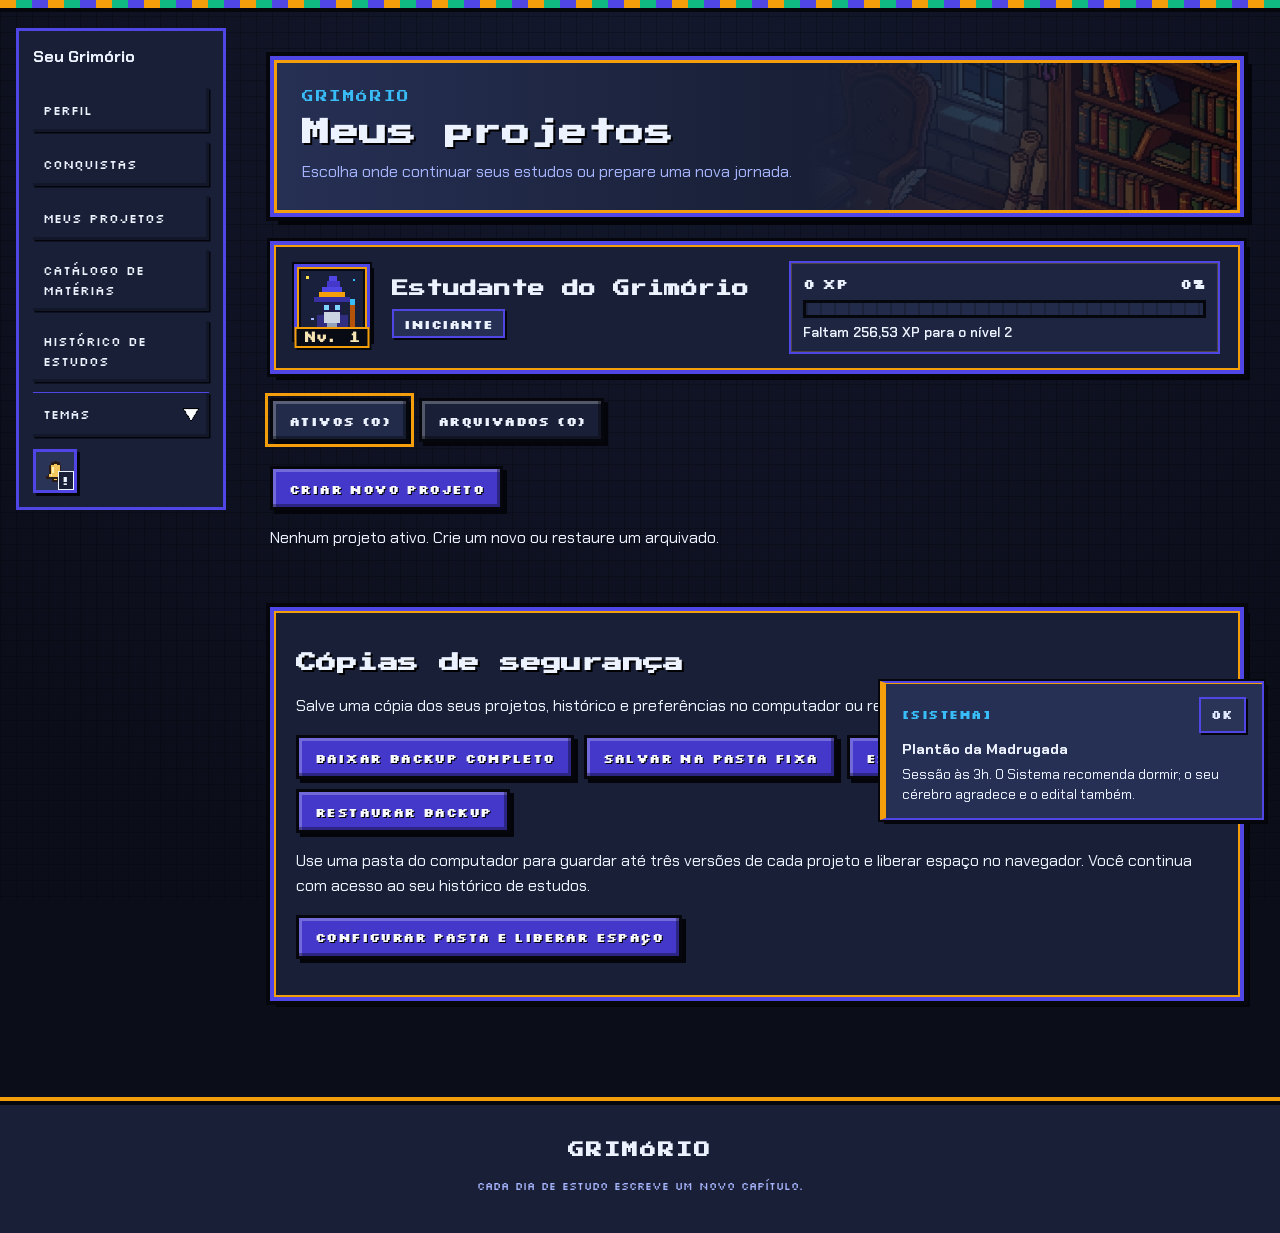
<file: index.html>
<!DOCTYPE html>
<html lang="pt-BR">
<head>
<script type="application/grimorio" src="dialogos.js?v=20261118"></script>
<script type="application/grimorio" src="icones-pixel.js?v=interface-20261118"></script>
<meta charset="UTF-8">
<script src="tema-inicial.js?v=etapa4-20261116"></script>
<script src="armazenamento-offline.js?v=interface-20261118"></script>
<script src="iniciar-offline.js?v=tema-inicial-20261102"></script>
    <script type="application/grimorio" src="praticas-progressao.js?v=praticas-ui-20261029"></script><script type="application/grimorio" src="praticas-recomendacoes.js?v=praticas-e8-20261026"></script><script type="application/grimorio" src="atividades-praticas.js?v=carga-diaria-20261113"></script><script type="application/grimorio" src="praticas-schema.js?v=pratica-excluir-20261118"></script>
    <script type="application/grimorio" src="reagendamento-schema.js?v=reagendamento-r6"></script>
    <script type="application/grimorio" src="backup-local.js?v=revisoes-configuraveis-20261112"></script>
    <script type="application/grimorio" src="acessibilidade.js?v=konami-20261116"></script>
    <script type="application/grimorio" src="projetos-store.js?v=interface-20261118"></script><script type="application/grimorio" src="praticas-store.js?v=pratica-excluir-20261118"></script>
    <meta name="viewport" content="width=device-width, initial-scale=1.0">
    <title>Criar projeto de estudos</title>
    <script type="application/grimorio">
      const parametrosConfiguracao = new URLSearchParams(window.location.search);
      const acessoExplicito = parametrosConfiguracao.has('novo') || parametrosConfiguracao.has('editar');
      if (!acessoExplicito) {
        window.location.replace('home.html');
      }
    </script>
    <link href="https://cdn.jsdelivr.net/npm/bootstrap@5.3.1/dist/css/bootstrap.min.css" rel="stylesheet" integrity="sha384-4bw+/aepP/YC94hEpVNVgiZdgIC5+VKNBQNGCHeKRQN+PtmoHDEXuppvnDJzQIu9" crossorigin="anonymous">
    <link rel="stylesheet" href="css/style.css?v=temas3-20261022">
    <link rel="stylesheet" href="css/grimorio.css?v=interface-20261118">
    <link rel="stylesheet" href="css/assets.css?v=temas3-20261022">

<link rel="stylesheet" href="css/wizard.css?v=revisoes-intervalos-20261115">


<link rel="stylesheet" href="css/acessibilidade.css?v=temas3-20261022"><link rel="stylesheet" href="css/jornada-interface.css?v=carga-diaria-5">
<script type="application/grimorio" src="sidebar.js?v=conquistas-20261118"></script>
<link rel="stylesheet" href="css/icones-pixel.css?v=revisoes-configuraveis-20261112"><link rel="stylesheet" href="css/replanejamento.css?v=d061-20261101"><link rel="stylesheet" href="css/sistema-ia.css?v=interface-20261118">
    <script type="application/grimorio" src="carga-diaria.js?v=carga-diaria-5"></script>
<link rel="stylesheet" href="css/tipografia-mobile.css?v=20261118"></head>

<body class="criacao-page">
<div class="jornada-shell"><aside class="jornada-menu" aria-label="Menu do Grimório"><details id="jornada-menu-aberto"><summary>Menu do Grimório</summary><nav aria-label="Navegação principal"><p class="jornada-menu-titulo">Seu Grimório</p><a href="home.html">Meus projetos</a><a href="perfil.html">Perfil</a><a href="conquistas.html">Conquistas</a><a href="materias.html">Catálogo de matérias</a><a href="historico.html">Histórico de estudos</a><details id="jornada-temas"><summary>Temas</summary><div id="jornada-temas-opcoes"></div></details></nav></details></aside><div class="jornada-pagina"><header></header>
<main class="wizard-shell">
<div class="wizard-intro"><h1>Seu plano de estudos</h1></div>
<nav class="wizard-steps" aria-label="Etapas da criação">
<button type="button" data-etapa="0" aria-current="step"><span>1</span>Projeto</button><button type="button" data-etapa="1" disabled><span>2</span>Rotina</button><button type="button" data-etapa="2" disabled><span>3</span>Matérias</button><button type="button" data-etapa="3" disabled><span>4</span>Revisar</button>
</nav>
<div class="container border wizard-paper">
<form id="nome_projetoForm" novalidate>
<section data-painel="0" aria-labelledby="titulo-projeto">
<p class="wizard-chapter">Etapa 1 de 4</p><h2 id="titulo-projeto" tabindex="-1">Seu projeto</h2><p>Dê um nome ao plano e defina o período de preparação.</p>
<div class="project-fields">
<label class="project-name" for="nome_exame">Nome do projeto<input class="form-control" id="nome_exame" placeholder="Ex.: ENEM ou Receita Federal" required></label>
<label for="dataInicio">Data de início<input class="form-control" type="date" id="dataInicio" required></label>
<label for="dataFinal">Data da prova<input class="form-control" type="date" id="dataFinal" required></label>
</div></section>
<section data-painel="1" aria-labelledby="titulo-rotina" hidden>
<p class="wizard-chapter">Etapa 2 de 4</p><h2 id="titulo-rotina" tabindex="-1">Quando você vai estudar?</h2><p>Escolha os dias da semana e quanto tempo você tem por dia.</p>
<div class="routine-layout"><fieldset id="divSelecioneOsDias"><legend id="selecioneOsDias">Dias da semana</legend>
<label class="all-days"><input type="checkbox" id="btn-checkAll"> Todos os dias</label>
<div id="btn-dia-semana" class="weekdays">
<label class="choice"><input type="checkbox" id="btn-Dom"><span>Dom</span></label><label class="choice"><input type="checkbox" id="btn-Seg"><span>Seg</span></label><label class="choice"><input type="checkbox" id="btn-Ter"><span>Ter</span></label><label class="choice"><input type="checkbox" id="btn-Qua"><span>Qua</span></label><label class="choice"><input type="checkbox" id="btn-Qui"><span>Qui</span></label><label class="choice"><input type="checkbox" id="btn-Sex"><span>Sex</span></label><label class="choice"><input type="checkbox" id="btn-Sab"><span>Sáb</span></label>
</div></fieldset>
<div class="routine-values">
<label for="horas-por-dia">Tempo de estudo por dia <small>(duração total por dia, HH:MM)</small><input type="time" class="form-control" id="horas-por-dia" required></label>
<div><label for="blocos-por-dia">Sessões de estudo por dia<select class="form-select" id="blocos-por-dia" aria-describedby="distribuicao-ajuda" required disabled><option value="">Informe antes o tempo por dia</option></select></label><p id="distribuicao-ajuda">Uma matéria pode aparecer em mais de uma sessão no mesmo dia. Caso utilize revisões espaçadas, escolha abaixo se elas entram ou ficam fora da sua carga diária de estudo.</p></div>
</div></div>
<fieldset id="wizard-revisoes">
<legend><span class="wizard-revisoes-titulo">Deseja utilizar revisões espaçadas? <button type="button" id="revisoes-ajuda-botao" class="info-contextual" data-ajuda-contextual popovertarget="revisoes-ajuda" aria-label="Sobre revisões espaçadas">i</button></span></legend>
<div id="revisoes-ajuda" class="ajuda-contextual" popover aria-labelledby="revisoes-ajuda-titulo">
<p id="revisoes-ajuda-titulo"><strong>A Curva do Esquecimento de Ebbinghaus</strong></p>
<p>Com o passar do tempo, tendemos a esquecer parte do que estudamos. Revisar o conteúdo em momentos espaçados ajuda a fortalecer a memória e favorece a retenção a longo prazo.</p>
<p>O Grimório organiza suas revisões de acordo com os dias em que você pretende estudar, permitindo ajustar a frequência à sua rotina.</p>
</div>
<div class="wizard-revisoes-escolha">
<label><input type="radio" name="revisoes-ativadas" id="revisoes-sim" checked> Sim</label>
<label><input type="radio" name="revisoes-ativadas" id="revisoes-nao"> Não</label>
</div>
<p id="revisoes-aviso" role="status" hidden></p>
<div id="revisoes-opcoes" class="wizard-revisoes-opcoes" hidden>
<label for="revisoes-modalidade">Modalidade<select class="form-select" id="revisoes-modalidade"></select></label>
<div id="revisoes-personalizar" hidden>
<h3>Quando deseja revisar o conteúdo?</h3>
<ul id="revisoes-selecionadas"></ul>
<div id="revisoes-intervalos-lista" class="wizard-revisoes-intervalos" role="group" aria-label="Intervalos de revisão">
<label for="revisoes-intervalo-proximo"><input type="checkbox" id="revisoes-intervalo-proximo" data-revisao-intervalo="proximo"> <span id="revisoes-rotulo-proximo">No próximo dia de estudo</span></label>
<label for="revisoes-intervalo-7d"><input type="checkbox" id="revisoes-intervalo-7d" data-revisao-intervalo="7d"> <span id="revisoes-rotulo-7d">7 dias após o estudo de origem</span></label>
<label for="revisoes-intervalo-28d"><input type="checkbox" id="revisoes-intervalo-28d" data-revisao-intervalo="28d"> <span>28 dias após o estudo de origem</span></label>
<label for="revisoes-intervalo-84d"><input type="checkbox" id="revisoes-intervalo-84d" data-revisao-intervalo="84d"> <span>84 dias após o estudo de origem</span></label>
</div>
</div>
<div id="revisoes-exemplo" hidden>
<h3>Como ficam suas revisões?</h3>
<p id="revisoes-exemplo-origem">Se você estudar um conteúdo hoje, poderá revisá-lo nestes intervalos.</p>
<ul id="revisoes-previa"></ul>
</div>
<div id="wizard-revisoes-carga" class="wizard-revisoes-carga">
<label for="contar-revisoes-na-carga"><input type="checkbox" id="contar-revisoes-na-carga" checked> Contar revisões no tempo diário</label>
<small id="contar-revisoes-na-carga-ajuda">Quando marcado, o tempo reservado para revisões divide a carga diária com as matérias.</small>
</div>
</div>
</fieldset>
</section></form>
<section data-painel="2" aria-labelledby="titulo-materias" hidden>
<p class="wizard-chapter">Etapa 3 de 4</p><h2 id="titulo-materias" tabindex="-1">O que você vai estudar?</h2><p>Adicione as matérias do edital ou escolha entre as que você já cadastrou.</p>
<h3 class="conteudo-grupo">Matérias</h3>
<div class="wizard-grimorio-acoes">
<button type="button" id="abrir-livro-materias" class="btn btn-livro-materias" aria-haspopup="dialog" aria-controls="livro-materias-dialog">
<svg class="icone-livro-pixel" viewBox="0 0 24 20" width="28" height="24" aria-hidden="true" focusable="false">
<path fill="#6e4720" d="M1 2h22v16H1z"/><path fill="#d4a24c" d="M2 3h9v14H2zm11 0h9v14h-9z"/><path fill="#fbf0d4" d="M3 4h7v12H3zm11 0h7v12h-7z"/><path fill="#8c3b16" d="M11 2h2v16h-2z"/><path fill="#1e7a56" d="M5 6h3v2H5zm0 4h4v1H5zm11-4h4v1h-4zm0 3h3v2h-3z"/>
</svg>
<span class="livro-botao-textos">
<strong>Suas matérias</strong>
<small id="livro-materias-resumo">Escolher matérias já cadastradas</small>
</span>
</button>
<a href="materias.html?origem=wizard" class="btn btn-outline-secondary" id="atalho-gerenciar-materias">Gerenciar matérias</a>
</div>
<div id="materia-vinculo-ativo" class="materia-vinculo-banner" hidden>
<span id="materia-vinculo-texto"></span>
<button type="button" id="materia-limpar-vinculo" class="btn btn-sm btn-outline-secondary">Digitar outra matéria</button>
</div>
<select id="materia-catalogo" hidden aria-hidden="true"><option value="">Criar nova matéria</option></select>
<div class="subject-fields">
<label class="campo-materia" for="materia">Matéria<input class="form-control" id="materia" maxlength="60" form="cadastroForm" aria-describedby="materia-limite" required><small id="materia-limite">Máximo de 60 caracteres.</small></label>
<div class="campo-com-ajuda campo-questoes">
<div class="campo-rotulo-ajuda"><label for="Nquestoes">Questões</label><button type="button" id="questoes-ajuda-botao" class="info-contextual" data-ajuda-contextual popovertarget="questoes-ajuda" aria-label="Sobre o número de questões">i</button></div>
<input class="form-control" type="number" id="Nquestoes" form="cadastroForm" min="1" max="99" required>
<div id="questoes-ajuda" class="ajuda-contextual" popover aria-labelledby="questoes-ajuda-titulo">
<p id="questoes-ajuda-titulo"><strong>Número de questões</strong></p>
<p>Deve corresponder ao número de questões dessa matéria, conforme informado no edital ou na prova anterior.</p>
</div>
</div>
<div class="campo-com-ajuda campo-peso">
<div class="campo-rotulo-ajuda"><label for="peso">Peso</label><button type="button" id="peso-ajuda-botao" class="info-contextual" data-ajuda-contextual popovertarget="peso-ajuda" aria-label="Sobre o peso da matéria">i</button></div>
<input class="form-control" type="number" id="peso" form="cadastroForm" min="1" max="99" value="1" required>
<div id="peso-ajuda" class="ajuda-contextual" popover aria-labelledby="peso-ajuda-titulo">
<p id="peso-ajuda-titulo"><strong>Peso da matéria</strong></p>
<p>Deve corresponder ao peso que essa matéria recebeu, de acordo com o edital ou a prova anterior.</p>
</div>
</div>
<div class="campo-com-ajuda campo-afinidade">
<div class="campo-rotulo-ajuda"><label for="afinidade">Afinidade</label><button type="button" id="afinidade-ajuda-botao" class="info-contextual" data-ajuda-contextual popovertarget="afinidade-ajuda" aria-label="Sobre a afinidade com a matéria">i</button></div>
<input type="range" class="form-range" id="afinidade" form="cadastroForm" min="0.5" max="1.5" step="0.5" value="1"><span class="affinity-labels"><span>Baixa</span><span>Média</span><span>Alta</span></span>
<div id="afinidade-ajuda" class="ajuda-contextual" popover aria-labelledby="afinidade-ajuda-titulo">
<p id="afinidade-ajuda-titulo"><strong>Afinidade com a matéria</strong></p>
<p>Use Baixa para matérias em que precisa de mais tempo, Média para ritmo equilibrado e Alta para as que você já domina.</p>
</div>
</div>
<form id="cadastroForm" class="campo-adicionar"><button type="submit" class="btn btn-primary">Adicionar matéria</button></form>
</div>
<div id="table-materias-div" class="subject-table-wrap">
<table id="table-materias"><caption>Matérias adicionadas</caption>
<thead><tr><th scope="col">#</th><th scope="col">Matéria</th><th scope="col">Questões</th><th scope="col">Peso</th><th scope="col">Afinidade</th><th scope="col">Excluir</th></tr></thead><tbody id="table-body"></tbody></table>
</div><label class="question-total" for="totalQuestoes">Total de questões <input id="totalQuestoes" type="number" value="0" readonly></label>
<section id="praticas-cadastro" class="praticas-cadastro" aria-labelledby="praticas-titulo">
<div class="praticas-cabecalho"><h3 id="praticas-titulo">Atividades práticas</h3></div>
<p id="praticas-aviso">Planeje treinos como redações, simulados e testes físicos (TAF).</p>
<button type="button" id="pratica-adicionar" class="btn btn-outline-secondary" aria-expanded="false" aria-controls="pratica-editor" disabled>Adicionar atividade prática</button>
<div id="pratica-editor" hidden>
<h4 id="pratica-editor-titulo">Nova atividade prática</h4>
<form id="pratica-form" novalidate aria-labelledby="pratica-editor-titulo" aria-describedby="praticas-aviso">
<fieldset id="pratica-campos" class="pratica-campos">
<label for="pratica-tipo">Tipo<select id="pratica-tipo" class="form-select" required aria-describedby="pratica-tipo-ajuda"></select><small id="pratica-tipo-ajuda"></small></label><div id="pratica-detalhes" hidden>
<label id="pratica-nome-grupo" hidden for="pratica-nome">Nome da atividade<input id="pratica-nome" class="form-control" autocomplete="off" placeholder="Nome da atividade"></label>
<label for="pratica-preset-xp">Modelo da atividade<select id="pratica-preset-xp" class="form-select" aria-describedby="pratica-preset-xp-ajuda"></select><small id="pratica-preset-xp-ajuda"></small></label>
<div id="pratica-xp-personalizado" hidden>
<label for="pratica-xp-linhas" id="pratica-xp-linhas-grupo">Quantidade de linhas<input id="pratica-xp-linhas" class="form-control" type="number" min="0.5" step="any"></label>
<label for="pratica-xp-tempo" id="pratica-xp-tempo-grupo">Tempo de referência (minutos)<input id="pratica-xp-tempo" class="form-control" type="number" min="0.0166666667" step="any"></label>
</div>
<label class="form-check" for="pratica-duracao-referencia"><input class="form-check-input" id="pratica-duracao-referencia" type="checkbox" checked><span id="pratica-duracao-referencia-rotulo">Usar o tempo sugerido para este modelo</span></label>
<label for="pratica-duracao"><span id="pratica-duracao-rotulo">Duração planejada (minutos)</span><input id="pratica-duracao" class="form-control" type="number" min="0" step="any" inputmode="decimal" aria-describedby="pratica-duracao-ajuda"><small id="pratica-duracao-ajuda">Informe sua estimativa.</small></label>
<div id="pratica-incluir-carga-grupo" class="pratica-carga-grupo">
<label class="form-check" for="pratica-incluir-carga"><input class="form-check-input" id="pratica-incluir-carga" type="checkbox" checked>Contar esta atividade no tempo diário</label>
<small id="pratica-incluir-carga-ajuda">Desmarque se quiser fazer esta atividade fora do tempo diário de estudo.</small>
</div>
<fieldset class="pratica-importancia"><legend>Peso na prova <small>(opcional na frequência manual)</small></legend><p id="pratica-importancia-ajuda" class="pratica-importancia-dica">Informe quantos pontos esta atividade vale na prova para sugerirmos ou calcularmos a frequência ideal de treino.</p><div class="pratica-pontuacao">
<label for="pratica-pontos">Pontuação máxima da atividade<input id="pratica-pontos" class="form-control" type="number" min="0" step="any" inputmode="decimal"></label>
<label for="pratica-total" id="pratica-total-grupo">Pontuação total da prova (questões e atividade)<input id="pratica-total" class="form-control" type="number" min="0" step="any" inputmode="decimal"></label>
</div></fieldset>
<fieldset id="pratica-agendamento" class="pratica-agendamento">
<label for="pratica-periodicidade">Frequência do treino <span id="pratica-sugestao-frequencia" hidden> · Sugestão no período: <strong></strong></span><select id="pratica-periodicidade" class="form-select"><option value="" disabled>Escolha a frequência</option><option value="automatica">Automática (pelo peso na nota)</option><option value="semanal">Semanal (toda semana)</option><option value="quinzenal">Quinzenal (a cada 14 dias)</option><option value="mensal">Mensal (a cada 28 dias)</option></select></label>
<p id="pratica-automatico-ajuda" hidden>Preencha as matérias e os pesos para ver a frequência sugerida.</p>
<fieldset id="pratica-agendamento-detalhes" class="pratica-agendamento-detalhes" hidden disabled>
<div class="pratica-dias-bloco"><span class="pratica-subrotulo" id="pratica-dias-rotulo">Dias da semana da atividade</span><label class="form-check pratica-marcar-todos" for="pratica-dias-marcar-todos"><input class="form-check-input" id="pratica-dias-marcar-todos" type="checkbox">Marcar todos</label><div id="pratica-dias-semana" class="pratica-dias-grid" role="group" aria-labelledby="pratica-dias-rotulo"></div><small id="pratica-dias-ajuda"></small></div>
<label for="pratica-inicio-modo">Quando deseja iniciar a atividade?<select id="pratica-inicio-modo" class="form-select"><option value="inicio">Desde o início do projeto</option><option value="data">Em data específica</option><option value="estagio">Depois de avançar nas matérias</option></select></label>
<fieldset id="pratica-inicio-data-grupo" class="pratica-inicio-subgrupo" hidden disabled><label for="pratica-inicio-data">Data planejada de início<input id="pratica-inicio-data" class="form-control" type="date"></label></fieldset>
<fieldset id="pratica-inicio-estagio-grupo" class="pratica-inicio-subgrupo" hidden disabled>
<div class="pratica-pontuacao"><label for="pratica-estagio-preset">Quanto das matérias deseja ter estudado?<select id="pratica-estagio-preset" class="form-select"><option value="25">25% do tempo de estudo planejado</option><option value="50" selected>50% do tempo de estudo planejado</option><option value="75">75% do tempo de estudo planejado</option><option value="personalizado">Percentual personalizado</option></select></label>
<label id="pratica-estagio-percentual-grupo" for="pratica-estagio-percentual">Progresso desejado (%)<input id="pratica-estagio-percentual" class="form-control" type="number" min="1" max="100" step="any" inputmode="decimal" value="50"></label></div>
<div class="pratica-dias-bloco"><span class="pratica-subrotulo" id="pratica-estagio-materias-rotulo">Quais matérias considerar?</span><label class="form-check pratica-marcar-todas" for="pratica-estagio-marcar-todas"><input class="form-check-input" id="pratica-estagio-marcar-todas" type="checkbox">Marcar todas</label><div id="pratica-estagio-materias" class="pratica-materias-grid" role="group" aria-labelledby="pratica-estagio-materias-rotulo"></div><small id="pratica-estagio-ajuda">Com 50%, o treino entra no dia em que o plano prevê completar metade do tempo das matérias escolhidas.</small></div>
</fieldset>
</fieldset></fieldset>
</div><div class="pratica-acoes"><button type="submit" id="pratica-salvar" class="btn btn-primary">Salvar atividade</button><button type="button" id="pratica-cancelar" class="btn btn-outline-secondary">Cancelar</button></div>
</fieldset></form></div>
<p id="pratica-erro" role="alert" tabindex="-1"></p><button type="button" id="pratica-recarregar" class="btn btn-outline-secondary" hidden>Recarregar cadastro</button><p id="pratica-status" role="status">Carregando atividades práticas…</p>
<ul id="praticas-lista" class="praticas-lista" aria-label="Atividades práticas cadastradas"></ul>
<div id="praticas-previa-capacidade" class="praticas-previa-capacidade" hidden aria-live="polite"></div>
</section>
<dialog id="livro-materias-dialog" class="livro-aberto-dialog" aria-labelledby="livro-materias-titulo">
<div class="livro-aberto-capa">
<header class="livro-aberto-topo">
<div>
<p class="jornada-kicker mb-1">CATÁLOGO DE MATÉRIAS</p>
<h2 id="livro-materias-titulo">Suas matérias</h2>
<p class="livro-aberto-subtitulo">Escolha uma matéria para adicioná-la ao plano com o nível que você já conquistou.</p>
</div>
<button type="button" id="livro-materias-fechar" class="btn btn-outline-secondary livro-fechar" aria-label="Fechar livro de matérias">✕</button>
</header>
<div class="catalogo-busca livro-busca-barra">
<label for="catalogo-consulta">Buscar nas suas matérias</label>
<input id="catalogo-consulta" class="form-control" type="search" maxlength="120" autocomplete="off" placeholder="Filtrar por nome ou apelido..." role="combobox" aria-autocomplete="list" aria-expanded="false" aria-controls="catalogo-resultados" aria-describedby="catalogo-status">
<p id="catalogo-status" role="status" class="form-text"></p>
<button type="button" id="catalogo-criar" class="btn btn-outline-secondary btn-sm" hidden>Criar nova matéria com este nome</button>
</div>
<div id="catalogo-sugestoes" class="livro-aberto-folhas">

<ul id="catalogo-resultados" class="livro-paginas-grid" role="listbox" aria-label="Matérias encontradas no Grimório"></ul>
</div>
<footer class="livro-aberto-rodape" id="livro-paginacao" hidden>
<button type="button" class="btn btn-sm btn-outline-secondary" id="livro-pagina-anterior" aria-label="Página anterior" title="Página anterior"><img class="icone-pixel" src="img/icons/seta-esquerda.png" alt="" width="24" height="24"></button>
<span id="livro-pagina-info">Página 1 de 1</span>
<button type="button" class="btn btn-sm btn-outline-secondary" id="livro-pagina-proxima" aria-label="Próxima página" title="Próxima página"><img class="icone-pixel" src="img/icons/seta-direita.png" alt="" width="24" height="24"></button>
</footer>
</div>
</dialog>
</section>
<section data-painel="3" aria-labelledby="titulo-revisar" hidden>
<p class="wizard-chapter">Etapa 4 de 4</p><h2 id="titulo-revisar" tabindex="-1">Confira seu plano</h2><p>Revise os dados antes de gerar o cronograma.</p>
<dl id="wizard-resumo" class="wizard-summary"></dl>
</section>
<p id="wizard-erro" role="alert"></p>
<section id="wizard-backup-pendente" hidden aria-labelledby="wizard-backup-titulo">
<h3 id="wizard-backup-titulo">Backup da jornada</h3>
<p id="wizard-backup-status" role="status" tabindex="-1"></p>
<button id="wizard-backup-repetir" type="button" class="btn btn-primary">Tentar salvar novamente</button>
<button id="wizard-backup-baixar" type="button" class="btn btn-outline-secondary">Baixar JSON</button>
<button id="wizard-backup-continuar" type="button" class="btn btn-outline-secondary">Continuar sem backup</button>
</section>
<div class="wizard-actions"><button type="button" id="wizard-voltar" class="wizard-link" hidden><img class="icone-pixel" src="img/icons/seta-esquerda.png" alt="" aria-hidden="true" width="24" height="24"> Voltar</button><button type="button" id="wizard-cancelar" class="btn btn-outline-secondary" hidden>Cancelar edição</button><button type="button" id="wizard-avancar" class="btn btn-primary">Continuar <img class="icone-pixel" src="img/icons/seta-direita.png" alt="" aria-hidden="true" width="24" height="24"></button></div>
</div></main>
<footer class="site-rodape">
    <img class="site-rodape-borda" src="img/assets/Divider.png" alt="" width="1786" height="236" loading="lazy">
    <p><strong>GRIMÓRIO</strong></p>
    <p><small>Cada dia de estudo escreve um novo capítulo.</small></p>
</footer>
<script type="application/grimorio" src="materias-store.js?v=fusao-xp-20261102"></script><script type="application/grimorio" src="identidade-store.js?v=d061-20261101"></script><script type="application/grimorio" src="historico-repository.js?v=reagendamento-r6"></script>
<script type="application/grimorio" src="materias-busca.js"></script><script type="application/grimorio" src="calendario-jornada.js?v=revisoes-intervalos-20261115"></script><script type="application/grimorio" src="revisoes-projecao.js?v=carga-diaria-4-20261114"></script><script type="application/grimorio" src="estudo-extra.js?v=excluir-extra-20261030"></script><script type="application/grimorio" src="replanejamento.js?v=carga-diaria-4-20261114"></script><script type="application/grimorio" src="estudo-store.js?v=carga-diaria-4-20261114"></script><script type="application/grimorio" src="distribuicao.js?v=vagas-distribuicao-20261113"></script><script type="application/grimorio" src="script.js?v=interface-20261118"></script><script type="application/grimorio" src="catalogo-ui.js?v=fusao-xp-20261102"></script><script type="application/grimorio" src="dados-inicio.js?v=carga-diaria-4-20261114"></script><script type="application/grimorio" src="praticas-cadastro.js?v=sugestao-frequencia"></script><script type="application/grimorio" src="notas-blocos.js"></script><script type="application/grimorio" src="revisoes-materializacao.js?v=carga-diaria-5"></script><script type="application/grimorio" src="revisoes-store.js?v=carga-diaria-5"></script><script type="application/grimorio" src="reagendamento-fontes.js?v=r5"></script><script type="application/grimorio" src="reagendamento-store.js?v=carga-diaria-5"></script><script type="application/grimorio" src="wizard-revisoes.js?v=revisoes-intervalos-20261115"></script><script type="application/grimorio" src="wizard.js?v=interface-20261118"></script><script type="application/grimorio" src="sistema-ia-store.js?v=avisos-20261116" defer></script><script type="application/grimorio" src="sistema-ia-catalogo.js?v=falas-20261120" defer></script><script type="application/grimorio" src="sistema-ia-avisos.js?v=falas-20261120" defer></script>
</div></div>
<dialog id="wizard-remover-materia-dialog" class="wizard-confirmacao-dialog" aria-labelledby="wizard-remover-titulo" aria-describedby="wizard-remover-descricao">
    <button type="button" class="pixel-fechar" aria-label="Fechar janela" data-cancelar>Fechar</button>
    <div class="wizard-confirmacao-conteudo">
        <h2 id="wizard-remover-titulo">Remover matéria do planejamento?</h2>
        <p id="wizard-remover-descricao">A matéria <strong id="wizard-remover-nome"></strong> será removida do planejamento deste projeto.</p>
        <p class="wizard-confirmacao-aviso">O histórico de estudos, revisões e todo o XP acumulado serão preservados com segurança.</p>
        <div class="wizard-confirmacao-acoes">
            <button type="button" class="btn btn-secondary" data-cancelar autofocus>Cancelar</button>
            <button type="button" class="btn btn-danger acao-perigosa" data-confirmar>Remover matéria</button>
        </div>
    </div>
</dialog>
<dialog id="wizard-remover-atividade-dialog" class="wizard-confirmacao-dialog" aria-labelledby="wizard-remover-atividade-titulo" aria-describedby="wizard-remover-atividade-descricao">
    <button type="button" class="pixel-fechar" aria-label="Fechar janela" data-cancelar>Fechar</button>
    <div class="wizard-confirmacao-conteudo">
        <h2 id="wizard-remover-atividade-titulo">Remover atividade prática do planejamento?</h2>
        <p id="wizard-remover-atividade-descricao">A atividade <strong id="wizard-remover-atividade-nome"></strong> será removida do cadastro deste projeto.</p>
        <p class="wizard-confirmacao-aviso">Seu histórico de realizações, sessões e XP acumulado serão preservados com segurança.</p>
        <p id="wizard-remover-atividade-erro" class="wizard-confirmacao-erro" role="alert"></p>
        <div class="wizard-confirmacao-acoes">
            <button type="button" class="btn btn-secondary" data-cancelar autofocus>Cancelar</button>
            <button type="button" class="btn btn-danger acao-perigosa" data-confirmar>Remover atividade</button>
        </div>
    </div>
</dialog>
<dialog id="wizard-gerenciar-materias-dialog" class="wizard-confirmacao-dialog" aria-labelledby="wizard-gerenciar-titulo" aria-describedby="wizard-gerenciar-descricao">
    <button type="button" class="pixel-fechar" aria-label="Fechar janela" data-cancelar>Fechar</button>
    <div class="wizard-confirmacao-conteudo">
        <h2 id="wizard-gerenciar-titulo">Sair para gerenciar matérias?</h2>
        <p id="wizard-gerenciar-descricao">Você sairá do assistente, mas o rascunho permanecerá salvo para concluir depois.</p>
        <div class="wizard-confirmacao-acoes">
            <button type="button" class="btn btn-secondary" data-cancelar autofocus>Cancelar</button>
            <button type="button" class="btn btn-primary" data-confirmar>Ir para Gerenciar matérias</button>
        </div>
    </div>
</dialog>
</body></html>
</file>
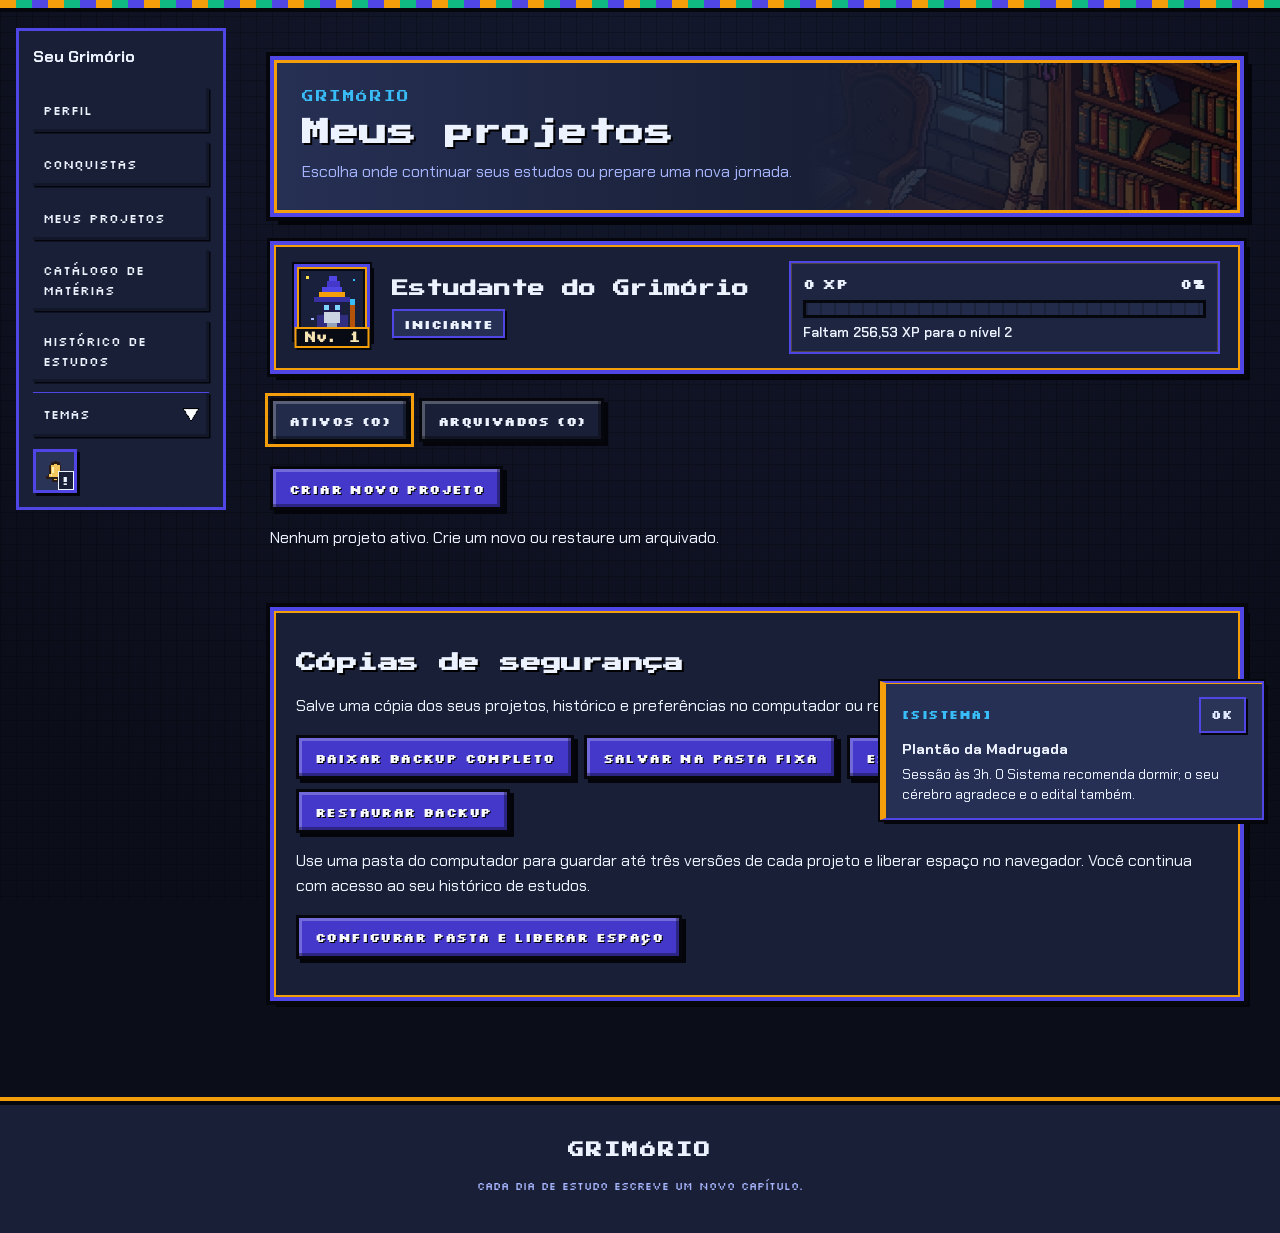
<file: agenda.html>
<!DOCTYPE html>
<html lang="pt-BR">
<head>
<script type="application/grimorio" src="dialogos.js?v=20261118"></script>
<script type="application/grimorio" src="icones-pixel.js?v=interface-20261118"></script>
<meta charset="UTF-8">
<script src="tema-inicial.js?v=etapa4-20261116"></script>
<script src="armazenamento-offline.js?v=interface-20261118"></script>
<script src="iniciar-offline.js?v=tema-inicial-20261102"></script>
    <script type="application/grimorio" src="praticas-progressao.js?v=praticas-ui-20261029"></script><script type="application/grimorio" src="praticas-recomendacoes.js?v=praticas-e8-20261026"></script><script type="application/grimorio" src="atividades-praticas.js?v=praticas-tipos-20261029"></script><script type="application/grimorio" src="praticas-schema.js?v=pratica-excluir-20261118"></script>
    <script type="application/grimorio" src="reagendamento-schema.js?v=reagendamento-r6"></script>
    <script type="application/grimorio" src="backup-local.js?v=revisoes-configuraveis-20261112"></script>
    <script type="application/grimorio" src="acessibilidade.js?v=konami-20261116"></script>
    <link rel="stylesheet" href="css/relatorios.css?v=temas3-20261022">
    <script type="application/grimorio" src="projetos-store.js?v=interface-20261118"></script><script type="application/grimorio" src="praticas-store.js?v=pratica-excluir-20261118"></script>
    <meta name="viewport" content="width=device-width, initial-scale=1.0">
    <title>Jornada de estudos</title>
    <link href="https://cdn.jsdelivr.net/npm/bootstrap@5.3.1/dist/css/bootstrap.min.css" rel="stylesheet" integrity="sha384-4bw+/aepP/YC94hEpVNVgiZdgIC5+VKNBQNGCHeKRQN+PtmoHDEXuppvnDJzQIu9" crossorigin="anonymous">
    <link rel="stylesheet" href="css/style.css?v=temas3-20261022">
    <link rel="stylesheet" href="css/grimorio.css?v=interface-20261118">
    <link rel="stylesheet" href="css/assets.css?v=temas3-20261022">
    <link rel="stylesheet" href="css/jornada-carrossel.css?v=altura-individual">
    <link rel="stylesheet" href="notas-blocos.css?v=interface-20261118">
    <link rel="stylesheet" href="css/revisoes.css?v=temas3-20261022">
<link rel="stylesheet" href="css/acessibilidade.css?v=temas3-20261022">
    <link rel="stylesheet" href="css/jornada-cards.css?v=pratica-excluir-20261118">
    <link rel="stylesheet" href="css/praticas-execucao.css?v=pratica-excluir-20261118">
<link rel="stylesheet" href="css/jornada-interface.css?v=carga-diaria-6">
<link rel="stylesheet" href="css/pomodoro.css?v=cabecalho-20261112">
<script type="application/grimorio" src="sidebar.js?v=conquistas-20261118"></script>
<link rel="stylesheet" href="css/quest-marcadores.css?v=quest-20261101"><script type="application/grimorio" src="quest-marcadores.js?v=quest-20261101"></script><link rel="stylesheet" href="css/icones-pixel.css?v=ajuda-separada-20261102"><link rel="stylesheet" href="css/replanejamento.css?v=d061-20261101"><link rel="stylesheet" href="css/sistema-ia.css?v=interface-20261118"><link rel="stylesheet" href="css/ficha-resumo.css?v=20261119">
    <script type="application/grimorio" src="carga-diaria.js?v=carga-diaria-5"></script>
<link rel="stylesheet" href="css/tipografia-mobile.css?v=20261118"></head>
<body class="jornada-page">
<div class="jornada-shell">
<aside class="jornada-menu" aria-label="Menu do Grimório">
<details id="jornada-menu-aberto"><summary>Menu do Grimório</summary>
<nav aria-label="Navegação da Jornada">
<p class="jornada-menu-titulo">Seu Grimório</p>
<a href="home.html">Meus projetos</a><a href="perfil.html">Perfil</a><a href="conquistas.html">Conquistas</a><a href="materias.html">Catálogo de matérias</a><a data-menu-projeto href="agenda.html">Jornada</a><a data-menu-projeto href="pesomateria.html">Ver planejamento</a><a data-menu-projeto href="calendario.html">Calendário</a>
<a data-menu-projeto href="index.html?editar=1">Editar projeto</a>
<a href="historico.html">Histórico de estudos</a>
<button type="button" id="abrir-praticas" data-menu-projeto aria-haspopup="dialog" aria-controls="praticas-painel-dialog">Atividades práticas</button>
<button type="button" id="reagendamento-jornada-abrir" data-menu-projeto aria-haspopup="dialog" aria-controls="reagendamento-jornada">Reorganizar blocos de estudos</button>
<details id="jornada-temas"><summary>Temas</summary><div id="jornada-temas-opcoes"></div></details>
</nav><p id="reagendamento-status" role="status" class="small mb-0"></p></details></aside>
<div class="jornada-pagina">
    <header class="container py-4">
        <nav class="grimorio-nav" aria-label="Navegação principal">
            <a class="grimorio-marca" href="home.html"><span>GRIMÓRIO<small>SUA JORNADA DE CONHECIMENTO</small></span></a>
</nav>
        <section class="jornada-hero p-4 p-lg-5">
            <div class="row g-4 align-items-center">
                <div class="col-lg-7">
                    <p class="jornada-kicker mb-2">Seu planejamento</p>
                    <h1 class="display-6 fw-bold mb-2" id="jornada-titulo">Plano de estudos</h1>
                    <p class="text-secondary mb-0" id="jornada-status">Carregando seu plano...</p>
                </div>
                <div class="col-lg-5">
                    <div class="jornada-stats">
                        <div class="jornada-stat"><span>Dia atual</span><strong id="stat-dia">--</strong></div>
                        <div class="jornada-stat"><span>Tempo no projeto</span><strong id="stat-tempo-projeto">00:00</strong></div>
                        <div class="jornada-stat"><span>Estudado hoje</span><strong id="stat-hoje">00:00</strong></div>
                    </div>
                </div>
            </div>
        </section>
        <section id="ficha-resumo" class="ficha-resumo-card" aria-label="Resumo da ficha do estudante"></section>
    </header>

    <main class="container pb-5">
        <div class="site-divisor" aria-hidden="true"></div>
        <div class="alert alert-warning d-none" id="jornada-vazia" role="alert">
            Sua jornada ainda não foi gerada. Salve os dados do projeto e pelo menos uma matéria.
        </div>

        <div class="jornada-layout">
            <aside class="jornada-sidebar">
                <section class="projeto-resumo-card" data-projeto-resumo>
                    <p class="jornada-kicker mb-2">Projeto aberto</p>
                    <h2 class="h5 mb-3" data-projeto-nome>Carregando...</h2>
                    <dl class="projeto-resumo-lista">
                        <div><dt>Início</dt><dd data-projeto-inicio>--</dd></div>
                        <div><dt>Prova</dt><dd data-projeto-fim>--</dd></div>
                        <div><dt>Tempo restante</dt><dd data-projeto-restantes>--</dd></div>
                        <div><dt>Carga planejada</dt><dd data-projeto-carga>--</dd></div>
                    </dl>
                    <div class="d-flex justify-content-between small mb-2"><strong>Progresso geral</strong><span data-projeto-progresso-label>0%</span></div>
                    <div class="progresso-trilho mb-3"><div class="progresso-barra progresso-barra-atual" data-projeto-progresso></div></div>
                    <div class="d-grid gap-2 mt-3 pt-3 border-top">
                        <button type="button" class="btn btn-sm btn-outline-primary" data-backup-pasta data-backup-status="agenda-backup-status">Salvar backup do dia</button>
                        <button type="button" class="btn btn-sm btn-outline-secondary" data-backup-exportar data-backup-status="agenda-backup-status">Baixar backup (.json)</button>
                        <p class="small mb-0" id="agenda-backup-status" role="status" aria-live="polite"></p>
                    </div>
                </section>

                <section class="cronometro-card cronometro-section" id="cronometro-estudos">
                    <div class="pomodoro-cabecalho">
                        <div><p class="jornada-kicker mb-1">Sessão atual</p><h2 class="h5 mb-0">Cronômetro</h2></div>
                        <button type="button" id="pomodoro-alternar" aria-label="Ativar Pomodoro" aria-pressed="false" aria-controls="pomodoro-dialog" title="Ativar Pomodoro" disabled>
                            <span class="pomodoro-tomate" aria-hidden="true"></span>
                            <span class="pomodoro-legenda" aria-hidden="true">
                                <span class="pomodoro-legenda-palavra"><span>P</span><span>O</span><span>M</span><span>O</span><span>D</span><span>O</span><span>R</span><span>O</span><span>:</span></span>
                                <span class="pomodoro-legenda-on"><span>O</span><span>N</span><span>!</span></span>
                                <span class="pomodoro-legenda-off"><span>O</span><span>F</span><span>F</span><span>!</span></span>
                            </span>
                        </button>
                    </div>
                    <label for="cronometro-materia" class="form-label fw-semibold">Matéria</label>
                    <select class="form-select" id="cronometro-materia" aria-describedby="cronometro-praticas-ajuda">
                        <option value="">Selecione uma matéria</option>
                    </select>
                    <div class="cronometro-display cronometro-display-compacto my-3" id="cronometro-display" role="timer" aria-live="off">00:00:00</div>
                    <div id="pomodoro-painel" hidden>
                        <div class="cronometro-display pomodoro-display" aria-label="Tempo do Pomodoro">
                            <span id="pomodoro-tempo" role="timer" aria-live="off">00:00</span><span class="pomodoro-neon" aria-hidden="true"></span>
                        </div>
                        <p id="pomodoro-status" role="status" aria-live="polite"></p>
                        <button type="button" class="btn btn-secondary" id="pomodoro-retomar" hidden>Retomar descanso</button>
                    </div>
                    <p id="pomodoro-erro" role="alert" hidden></p>
                    <div class="d-grid gap-2">
                        <button type="button" class="btn btn-primary" id="cronometro-iniciar">Iniciar</button>
                        <button type="button" class="btn btn-danger" id="cronometro-parar" disabled>Pausa</button>
                        <button type="button" class="btn btn-success" id="cronometro-registrar" disabled>Registrar</button>
                    </div>
                    <p id="cronometro-praticas-ajuda" class="pratica-regra-xp" hidden>Para receber XP em uma atividade prática, clique em “Concluir atividade” na janela da atividade.</p>
                    <p class="mt-3 mb-0 small cronometro-status" id="cronometro-status" role="status" aria-live="polite">Pronto para começar.</p>

                    <details class="registro-manual mt-3">
                        <summary class="fw-semibold">Registrar tempo de estudo</summary>
                        <form class="pt-3" id="registro-manual-form">
                            <label for="registro-manual-materia" class="form-label small fw-semibold">Matéria</label>
                            <select class="form-select form-select-sm mb-2" id="registro-manual-materia" required>
                                <option value="">Selecione uma matéria</option>
                            </select>
                            <label for="registro-manual-data" class="form-label small">Data do estudo</label>
                            <input type="date" class="form-control form-control-sm mb-2" id="registro-manual-data" aria-describedby="registro-manual-data-ajuda">
                            <div class="form-text mb-2" id="registro-manual-data-ajuda">Se deixar em branco, o registro fica com a data de hoje.</div>
                            <label for="registro-manual-anotacao" class="form-label small">Anotação</label>
                            <textarea id="registro-manual-anotacao" class="form-control form-control-sm mb-2" rows="3" maxlength="140" placeholder="Tópicos estudados (opcional)"></textarea>
                            <div class="row g-2">
                                <div class="col-6">
                                    <label for="registro-manual-horas" class="form-label small">Horas</label>
                                    <input type="number" class="form-control form-control-sm" id="registro-manual-horas" min="0" value="0" required>
                                </div>
                                <div class="col-6">
                                    <label for="registro-manual-minutos" class="form-label small">Minutos</label>
                                    <input type="number" class="form-control form-control-sm" id="registro-manual-minutos" min="0" max="59" value="0" required>
                                </div>
                            </div>
                            <button type="submit" class="btn btn-outline-primary btn-sm w-100 mt-3">Registrar tempo manual</button>
                            <p class="small mt-2 mb-0" id="registro-manual-status" role="status" aria-live="polite"></p>
                        </form>
                    </details>
                </section>
            </aside>

            <div class="jornada-conteudo">


                <section class="mb-4">
                    <div class="d-flex flex-wrap justify-content-between gap-2 align-items-end mb-3">
                        <div><h2 class="h3 mb-0 dias-estudo-titulo">Dias de estudo</h2></div>
                        <p class="text-secondary small mb-0">Acompanhe as metas e registre o que estudou em cada dia.</p>
                    </div>
                    <input type="checkbox" id="revisoes-habilitadas" hidden disabled aria-hidden="true">
                    <p id="revisoes-status" role="status" class="cartas-ajuda"></p>
                    <details id="revisoes-atrasadas" class="revisao-grupo">
                        <summary id="revisoes-atrasadas-titulo">Revisões atrasadas</summary>
                        <div id="revisoes-atrasadas-lista"></div>
                    </details>
                    <div id="jornada-viewport" role="region" aria-roledescription="carrossel" aria-label="Dias de estudo. Use as setas, Home e End para navegar" tabindex="0">
                        <div class="jornada-trilha">
                            <div class="jornada-cards" id="jornada-cards"></div>
                            <div id="jornada-faixa" aria-label="Progresso geral do projeto">
                                <div class="progresso-trilho progresso-trilho-sobreposto">
                                    <div class="progresso-barra progresso-barra-ideal" id="progresso-ideal"></div>
                                    <div id="progresso-atual" role="progressbar" aria-label="Tempo total registrado no projeto em relação à carga planejada, incluindo estudos e revisões" aria-valuemin="0" aria-valuemax="100"></div>
                                </div>
                                <div id="jornada-marcos"></div>
                            </div>
                        </div>
                    </div>
                    <p id="carta-em-foco" class="cartas-ajuda" aria-live="polite"></p>
                <section class="jornada-panel p-4 mb-4" id="painel-progresso">
                    <div class="d-flex flex-wrap justify-content-between gap-2 mb-4">
                        <div>
                            <p class="jornada-kicker mb-1">Cronograma</p>
                            <h2 class="h4 mb-0">Progresso do plano</h2>
                        </div>
                        <span class="badge rounded-pill text-bg-light align-self-center" id="comparacao-status">Calculando...</span>
                    </div>
                    <div class="progresso-comparativo">
                        <div class="d-flex flex-wrap justify-content-between gap-3 small mb-2">
                            <span class="progresso-legenda progresso-legenda-atual"><strong>Progresso real:</strong> <span id="progresso-atual-label">0%</span></span>
                            <span class="progresso-legenda progresso-legenda-ideal"><strong>Progresso ideal:</strong> <span id="progresso-ideal-label">0%</span></span>
                        </div>

                    </div>
                </section>
                    <div class="cartas-navegacao" aria-label="Navegar pelos dias de estudo">
                        <div class="cartas-navegacao-seletor">
                            <button type="button" class="btn btn-sm btn-outline-secondary" data-carta-passo="-1" aria-label="Ver dia anterior"><img class="icone-pixel" src="img/icons/seta-esquerda.png" alt="" aria-hidden="true" width="24" height="24"></button>
                            <label for="carta-seletor" class="visually-hidden">Escolher dia de estudo</label>
                            <select class="form-select" id="carta-seletor"></select>
                            <button type="button" class="btn btn-sm btn-outline-secondary" data-carta-passo="1" aria-label="Ver próximo dia"><img class="icone-pixel" src="img/icons/seta-direita.png" alt="" aria-hidden="true" width="24" height="24"></button>
                        </div>
                        <div class="cartas-navegacao-atalhos">
                            <button type="button" class="btn btn-sm" id="carta-atual">Voltar ao dia atual</button>
                            <button type="button" class="btn btn-sm" id="carta-proximo">Ir ao próximo dia a estudar</button>
                        </div>
                    </div>
                </section>

                <details class="jornada-panel p-4 relatorios" id="relatorio-projeto">
                    <summary>Seu projeto em gráficos</summary>
                    <p>Compare sua dedicação e a carga planejada já cumprida.</p>
                    <form id="relatorio-projeto-filtros" class="relatorios-filtros" aria-label="Filtrar tempo do projeto">
                        <label>De<input type="date" id="relatorio-projeto-de"></label>
                        <label>Até<input type="date" id="relatorio-projeto-ate"></label>
                        <label>Agrupar<select id="relatorio-projeto-grupo"><option value="semana">Por semana</option><option value="mes">Por mês</option></select></label>
                        <button class="btn" type="button" id="relatorio-projeto-limpar">Limpar filtros</button>
                    </form>
                    <p id="relatorio-projeto-status" role="status"></p>
                    <div id="relatorio-projeto-tempo" tabindex="-1"></div>
                    <section aria-labelledby="relatorio-projeto-metas-titulo">
                        <h2 id="relatorio-projeto-metas-titulo" class="h5">Carga planejada cumprida</h2>
                        <p id="relatorio-projeto-metas-resumo"></p>
                        <div id="relatorio-projeto-metas"></div>
                    </section>
                </details>

            </div>
        </div>
    </main>

    <footer class="site-rodape">
        <img class="site-rodape-borda" src="img/assets/Divider.png" alt="" width="1786" height="236" loading="lazy">
        <p><strong>GRIMÓRIO</strong></p>
        <p><small>Cada dia de estudo escreve um novo capítulo.</small></p>
    </footer>
</div></div>
<dialog id="praticas-painel-dialog" aria-labelledby="praticas-modal-titulo"><header class="historico-cabecalho"><h2 id="praticas-modal-titulo">Atividades práticas</h2><div class="praticas-cabecalho-acoes"><button type="button" id="fechar-praticas-painel" aria-label="Fechar atividades práticas">Fechar</button><button type="button" class="info-contextual" data-ajuda-contextual popovertarget="praticas-ajuda" aria-label="Como consultar as atividades práticas">i</button></div></header><p id="praticas-ajuda" class="ajuda-contextual" popover>Escolha uma atividade para ver as datas previstas.</p><div id="praticas-modal-conteudo"></div></dialog>
<script type="application/grimorio" src="jornada-interface.js?v=mobile-historico-20261101"></script>
    <script type="application/grimorio" src="materias-store.js?v=fusao-xp-20261102"></script><script type="application/grimorio" src="identidade-store.js?v=d061-20261101"></script><script type="application/grimorio" src="historico-repository.js?v=reagendamento-r6"></script>
<script type="application/grimorio" src="calendario-jornada.js?v=revisoes-intervalos-20261115"></script><script type="application/grimorio" src="estudo-extra.js?v=excluir-extra-20261030"></script><script type="application/grimorio" src="distribuicao.js"></script><script type="application/grimorio" src="script.js?v=interface-20261118"></script>
    <script type="application/grimorio" src="projeto-ui.js?v=3"></script>

    <script type="application/grimorio" src="replanejamento.js?v=carga-diaria-4-20261114"></script><script type="application/grimorio" src="estudo-store.js?v=carga-diaria-4-20261114"></script>
    <script type="application/grimorio" src="revisoes-projecao.js?v=carga-diaria-4-20261114"></script><script type="application/grimorio" src="revisoes-materializacao.js?v=carga-diaria-5"></script><script type="application/grimorio" src="revisoes-store.js?v=carga-diaria-5"></script>
    <script type="application/grimorio" src="reagendamento-fontes.js?v=r2-20261103"></script>
    <script type="application/grimorio" src="reagendamento.js?v=carga-diaria-5"></script>
    <script type="application/grimorio" src="reagendamento-store.js?v=carga-diaria-5"></script>
    <script type="application/grimorio" src="interact.min.js?v=1.10.27"></script>
    <script type="application/grimorio" src="reagendamento-arraste.js?v=carga-diaria-6"></script>
    <script type="application/grimorio" src="reagendamento-editor.js?v=carga-diaria-6"></script>
    <link rel="stylesheet" href="css/reagendamento-editor.css?v=carga-diaria-6">
    <script type="application/grimorio" src="reagendamento-selecao.js?v=05"></script>
    <link rel="stylesheet" href="css/reagendamento-selecao.css?v=04">
    <dialog id="reagendamento-jornada" aria-labelledby="reagendamento-jornada-titulo">
        <button type="button" data-fechar aria-label="Fechar seleção de dias">Fechar</button>
        <p class="reagendamento-jornada-etapa" data-etapa>Passo 1 de 2</p>
        <h2 id="reagendamento-jornada-titulo" tabindex="-1">Escolha o primeiro dia</h2>
        <p class="reagendamento-jornada-dica" data-dica>Escolha o primeiro dia que você quer reorganizar.</p>
        <div class="reagendamento-jornada-trilha" role="region" aria-roledescription="carrossel" aria-label="Dias de estudo"></div>
        <div class="reagendamento-jornada-acoes">
            <button type="button" data-passo="-1" aria-label="Dia anterior"></button>
            <button type="button" data-passo="1" aria-label="Próximo dia"></button>
        </div>
        <div class="reagendamento-jornada-acoes reagendamento-jornada-confirmacao" data-confirmacao hidden>
            <button type="button" data-voltar>Voltar</button>
            <button type="button" data-confirmar>Selecionar</button>
        </div>
    </dialog>
    <dialog id="reagendamento-editor" aria-labelledby="reagendamento-titulo">
        <h2 id="reagendamento-titulo" tabindex="-1">Reorganizar estudos</h2>
        <div id="reagendamento-conteudo"></div>
        <p id="reagendamento-erro" role="alert"></p>
        <div id="reagendamento-acoes"></div>
    </dialog>
    <script type="application/grimorio" src="praticas-execucao.js?v=praticas-e7-final-20261026"></script>
    <script type="application/grimorio" src="cronometro.js?v=interface-20261118"></script>
    <script type="application/grimorio" src="pomodoro.js?v=mobile-historico-20261101"></script>
    <script type="application/grimorio" src="praticas-execucao-ui.js?v=interface-20261118"></script>
    <script type="application/grimorio" src="notas-blocos.js?v=artes-20261101"></script>
    <script type="application/grimorio" src="agenda.js?v=interface-20261118"></script>
    <script type="application/grimorio" src="relatorios-store.js?v=domingo-20261101"></script>
    <script type="application/grimorio" src="relatorios-ui.js"></script>
    <script type="application/grimorio" src="relatorio-projeto.js"></script>
    <script type="application/grimorio" src="sistema-ia-store.js?v=avisos-20261116" defer></script>
    <script type="application/grimorio" src="sistema-ia-catalogo.js?v=falas-20261120" defer></script>
    <script type="application/grimorio" src="sistema-ia-avisos.js?v=falas-20261120" defer></script>
    <script type="application/grimorio" src="perfil-identidade.js?v=etapa3-20261116" defer></script>
    <script type="application/grimorio" src="perfil-retencao.js?v=etapa1-ia-20261116" defer></script>
    <script type="application/grimorio" src="ficha-resumo.js?v=20261119" defer></script>
<dialog id="pomodoro-dialog" aria-labelledby="pomodoro-titulo" aria-describedby="pomodoro-ajuda">
    <form id="pomodoro-form">
        <h2 id="pomodoro-titulo">Pomodoro</h2>
        <p id="pomodoro-ajuda">Defina a duração do foco e do descanso.</p>
        <label class="pomodoro-padrao"><input type="checkbox" id="pomodoro-padrao"> Padrão · 25 min de foco / 5 min de pausa</label>
        <div class="pomodoro-campos">
            <label for="pomodoro-foco">Foco <input class="form-control" id="pomodoro-foco" type="text" inputmode="numeric" placeholder="25:00" maxlength="5" pattern="[0-9]{2}:[0-5][0-9]" required aria-describedby="pomodoro-formato"></label>
            <label for="pomodoro-pausa">Descanso <input class="form-control" id="pomodoro-pausa" type="text" inputmode="numeric" placeholder="05:00" maxlength="5" pattern="[0-9]{2}:[0-5][0-9]" required aria-describedby="pomodoro-formato"></label>
        </div>
        <p id="pomodoro-formato">Minutos e segundos. Exemplo: 25:00.</p>
        <div class="pomodoro-acoes"><button type="button" class="btn btn-secondary" id="pomodoro-cancelar">Cancelar</button><button type="submit" class="btn btn-primary">Ativar</button></div>
    </form>
</dialog>
</body>
</html>
</file>
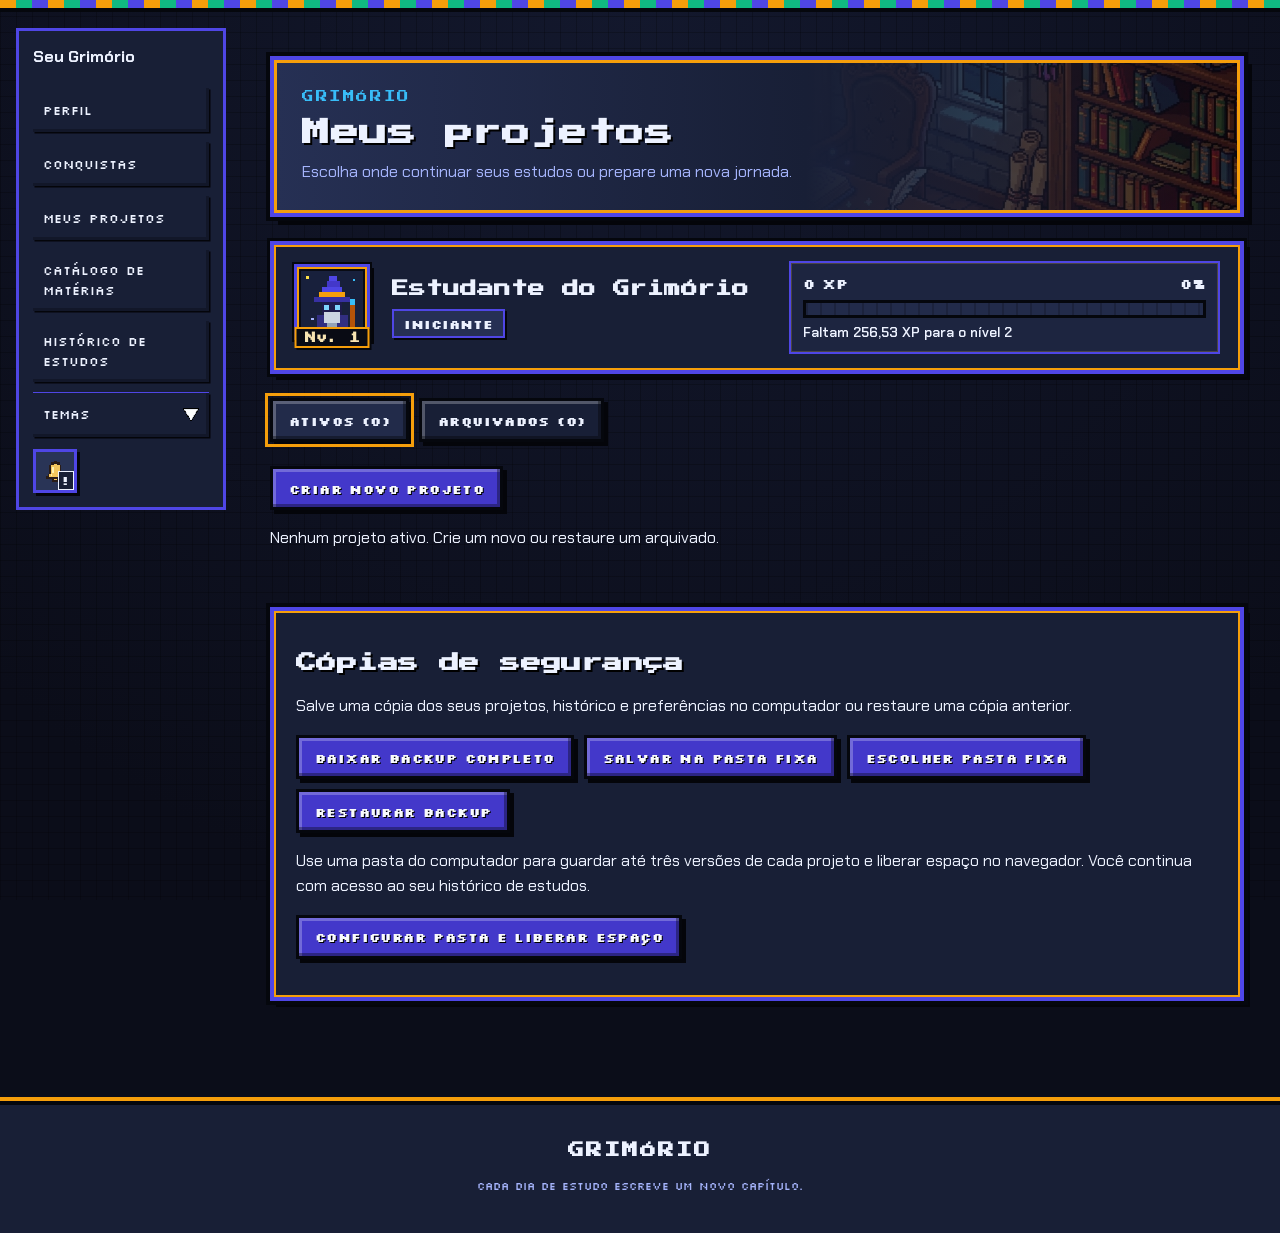
<file: calendario.html>
<!DOCTYPE html>
<html lang="pt-BR">
<head>
<script type="application/grimorio" src="dialogos.js?v=20261118"></script>
<script type="application/grimorio" src="icones-pixel.js?v=interface-20261118"></script>
<meta charset="UTF-8">
<script src="tema-inicial.js?v=etapa4-20261116"></script>
<script src="armazenamento-offline.js?v=interface-20261118"></script>
<script src="iniciar-offline.js?v=tema-inicial-20261102"></script>
    <script type="application/grimorio" src="praticas-progressao.js?v=praticas-ui-20261029"></script><script type="application/grimorio" src="praticas-recomendacoes.js?v=praticas-e8-20261026"></script><script type="application/grimorio" src="atividades-praticas.js?v=praticas-tipos-20261029"></script><script type="application/grimorio" src="praticas-schema.js?v=pratica-excluir-20261118"></script>
    <script type="application/grimorio" src="reagendamento-schema.js?v=reagendamento-r6"></script>
    <script type="application/grimorio" src="backup-local.js?v=revisoes-configuraveis-20261112"></script>
    <script type="application/grimorio" src="acessibilidade.js?v=konami-20261116"></script>
    <meta name="viewport" content="width=device-width, initial-scale=1">
    <title>Calendário de estudos — Grimório</title>
    <link rel="stylesheet" href="css/grimorio.css?v=interface-20261118">
    <link rel="stylesheet" href="css/assets.css?v=temas3-20261022">
    <link rel="stylesheet" href="css/calendario.css?v=escudo-20261101">
    <link rel="stylesheet" href="css/acessibilidade.css?v=temas3-20261022">
    <script type="application/grimorio" src="projetos-store.js?v=interface-20261118"></script><script type="application/grimorio" src="praticas-store.js?v=pratica-excluir-20261118"></script>
    <script type="application/grimorio" src="materias-store.js?v=fusao-xp-20261102"></script>
    <script type="application/grimorio" src="identidade-store.js?v=d061-20261101"></script>
    <script type="application/grimorio" src="historico-repository.js?v=reagendamento-r6"></script>
    <script type="application/grimorio" src="calendario-jornada.js?v=revisoes-intervalos-20261115"></script>
    <script type="application/grimorio" src="distribuicao.js"></script>
    <script type="application/grimorio" src="estudo-extra.js?v=excluir-extra-20261030"></script>
    <script type="application/grimorio" src="replanejamento.js?v=carga-diaria-4-20261114"></script><script type="application/grimorio" src="estudo-store.js?v=carga-diaria-4-20261114"></script>
    <script type="application/grimorio" src="revisoes-projecao.js?v=carga-diaria-4-20261114"></script><script type="application/grimorio" src="revisoes-materializacao.js?v=carga-diaria-5"></script><script type="application/grimorio" src="revisoes-store.js?v=carga-diaria-5"></script>
    <script type="application/grimorio" src="reagendamento-fontes.js?v=r2-20261103"></script>
    <script type="application/grimorio" src="reagendamento.js?v=carga-diaria-5"></script>
    <script type="application/grimorio" src="reagendamento-store.js?v=carga-diaria-5"></script>
    <script type="application/grimorio" src="notas-blocos.js?v=artes-20261101"></script>
    <script type="application/grimorio" src="calendario-plano.js?v=carga-diaria-5"></script>
    <script type="application/grimorio" src="calendario.js?v=carga-diaria-5" defer></script>

<link rel="stylesheet" href="css/jornada-interface.css?v=carga-diaria-5">
<script type="application/grimorio" src="sidebar.js?v=conquistas-20261118"></script>
<link rel="stylesheet" href="css/quest-marcadores.css?v=quest-20261101"><script type="application/grimorio" src="quest-marcadores.js?v=quest-20261101"></script><link rel="stylesheet" href="css/icones-pixel.css?v=ajuda-separada-20261102"><link rel="stylesheet" href="css/replanejamento.css?v=d061-20261101"><link rel="stylesheet" href="css/sistema-ia.css?v=interface-20261118">
    <script type="application/grimorio" src="carga-diaria.js?v=carga-diaria-5"></script>
    <script type="application/grimorio" src="sistema-ia-store.js?v=avisos-20261116" defer></script>
    <script type="application/grimorio" src="sistema-ia-catalogo.js?v=falas-20261120" defer></script>
    <script type="application/grimorio" src="sistema-ia-avisos.js?v=falas-20261120" defer></script>
<link rel="stylesheet" href="css/tipografia-mobile.css?v=20261118"></head>
<body class="calendario-page">
<div class="jornada-shell"><aside class="jornada-menu" aria-label="Menu do Grimório"><details id="jornada-menu-aberto"><summary>Menu do Grimório</summary><nav aria-label="Navegação principal"><p class="jornada-menu-titulo">Seu Grimório</p><a href="home.html">Meus projetos</a><a href="perfil.html">Perfil</a><a href="conquistas.html">Conquistas</a><a href="materias.html">Catálogo de matérias</a><a data-menu-projeto href="agenda.html">Jornada</a><a id="atalho-praticas" data-menu-projeto href="agenda.html?praticas=1">Atividades práticas</a><a id="atalho-reorganizar" data-menu-projeto href="agenda.html?reorganizar=1">Reorganizar blocos de estudos</a><a data-menu-projeto href="pesomateria.html">Ver planejamento</a><a data-menu-projeto href="calendario.html">Calendário</a><a data-menu-projeto href="index.html?editar=1">Editar projeto</a><a href="historico.html">Histórico de estudos</a><details id="jornada-temas"><summary>Temas</summary><div id="jornada-temas-opcoes"></div></details></nav></details></aside><div class="jornada-pagina">
    <header class="calendario-container">

        <section class="jornada-hero calendario-intro" aria-labelledby="calendario-titulo">
            <p class="jornada-kicker">SEU CRONOGRAMA COMPLETO</p>
            <h1 id="calendario-titulo" tabindex="-1">Calendário de estudos</h1>
            <a class="btn btn-primary calendario-voltar-jornada" href="agenda.html">Voltar à Jornada</a>
            <p id="calendario-projeto">Carregando seu projeto...</p>
            <p>Selecione um dia para consultar as matérias, metas, revisões e estudos extras.</p>
            <p id="calendario-resumo" class="calendario-resumo"></p>
        </section>
    </header>
    <main class="calendario-container" aria-labelledby="calendario-titulo" tabindex="-1">
        <p id="calendario-status" role="status">Carregando o calendário...</p>
        <div id="calendario-dias"></div>
        <section id="calendario-extras-anteriores" class="jornada-panel calendario-extras-anteriores" aria-labelledby="calendario-extras-anteriores-titulo" hidden>
            <h2 id="calendario-extras-anteriores-titulo">Estudos extras de planos anteriores</h2>
            <p>Cada estudo extra aparece na data em que foi registrado.</p>
            <ul id="calendario-extras-anteriores-lista" class="calendario-popup-lista"></ul>
        </section>
    </main>
    <dialog id="calendario-popup" aria-labelledby="calendario-popup-titulo" aria-describedby="calendario-popup-data" tabindex="-1">
        <header class="calendario-popup-cabecalho">
            <h2 id="calendario-popup-titulo"></h2>
            <button type="button" id="calendario-popup-fechar" aria-label="Fechar detalhes do dia" autofocus><span aria-hidden="true">×</span></button>
            <p id="calendario-popup-data"></p>
        </header>
        <div id="calendario-popup-conteudo"></div>
        <p class="calendario-popup-rodape">Abra o dia na Jornada para estudar ou registrar tempo.</p>
    </dialog>
</div></div>
<footer class="site-rodape">
    <p><strong>GRIMÓRIO</strong></p>
    <p><small>Cada dia de estudo escreve um novo capítulo.</small></p>
</footer>
<button type="button" id="calendario-topo" aria-label="Voltar ao topo" title="Voltar ao topo" hidden><img class="icone-pixel" src="img/icons/seta-cima.png" alt="" aria-hidden="true" width="24" height="24"></button>
</body>
</html>
</file>
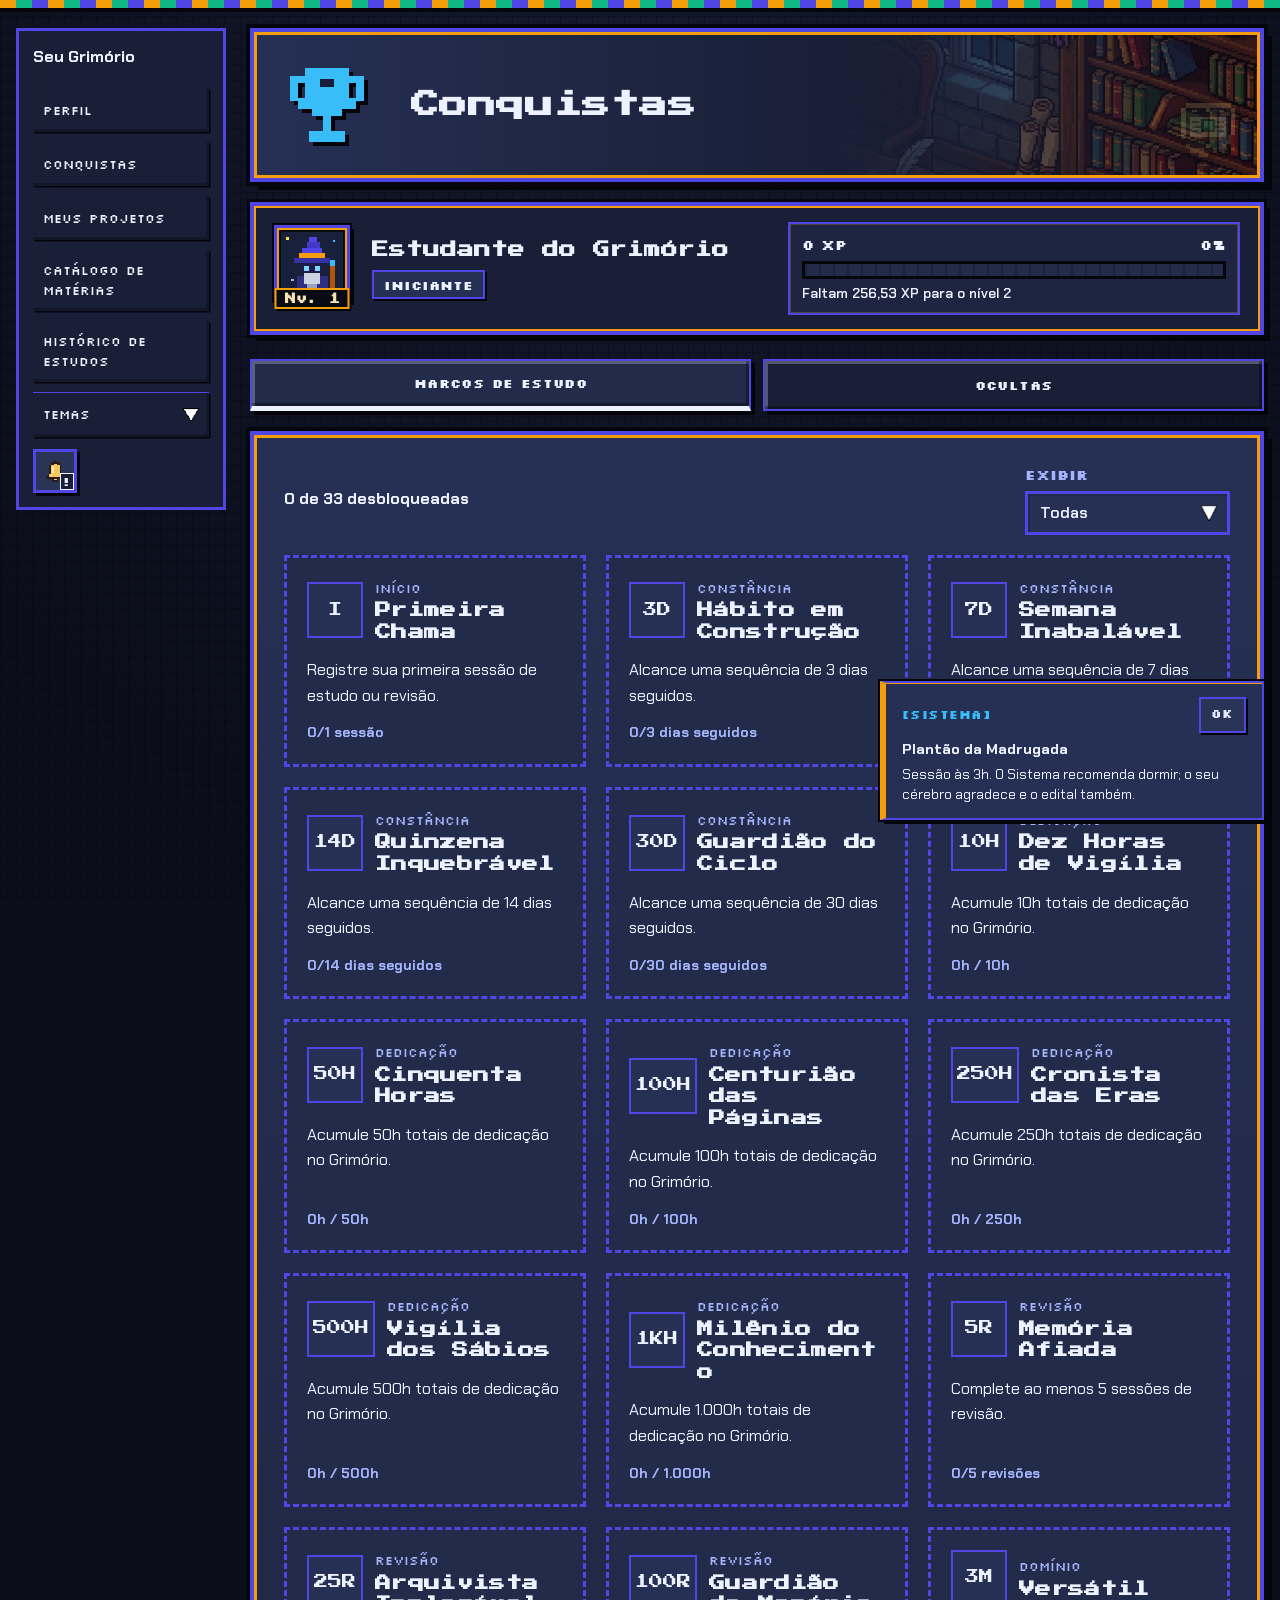
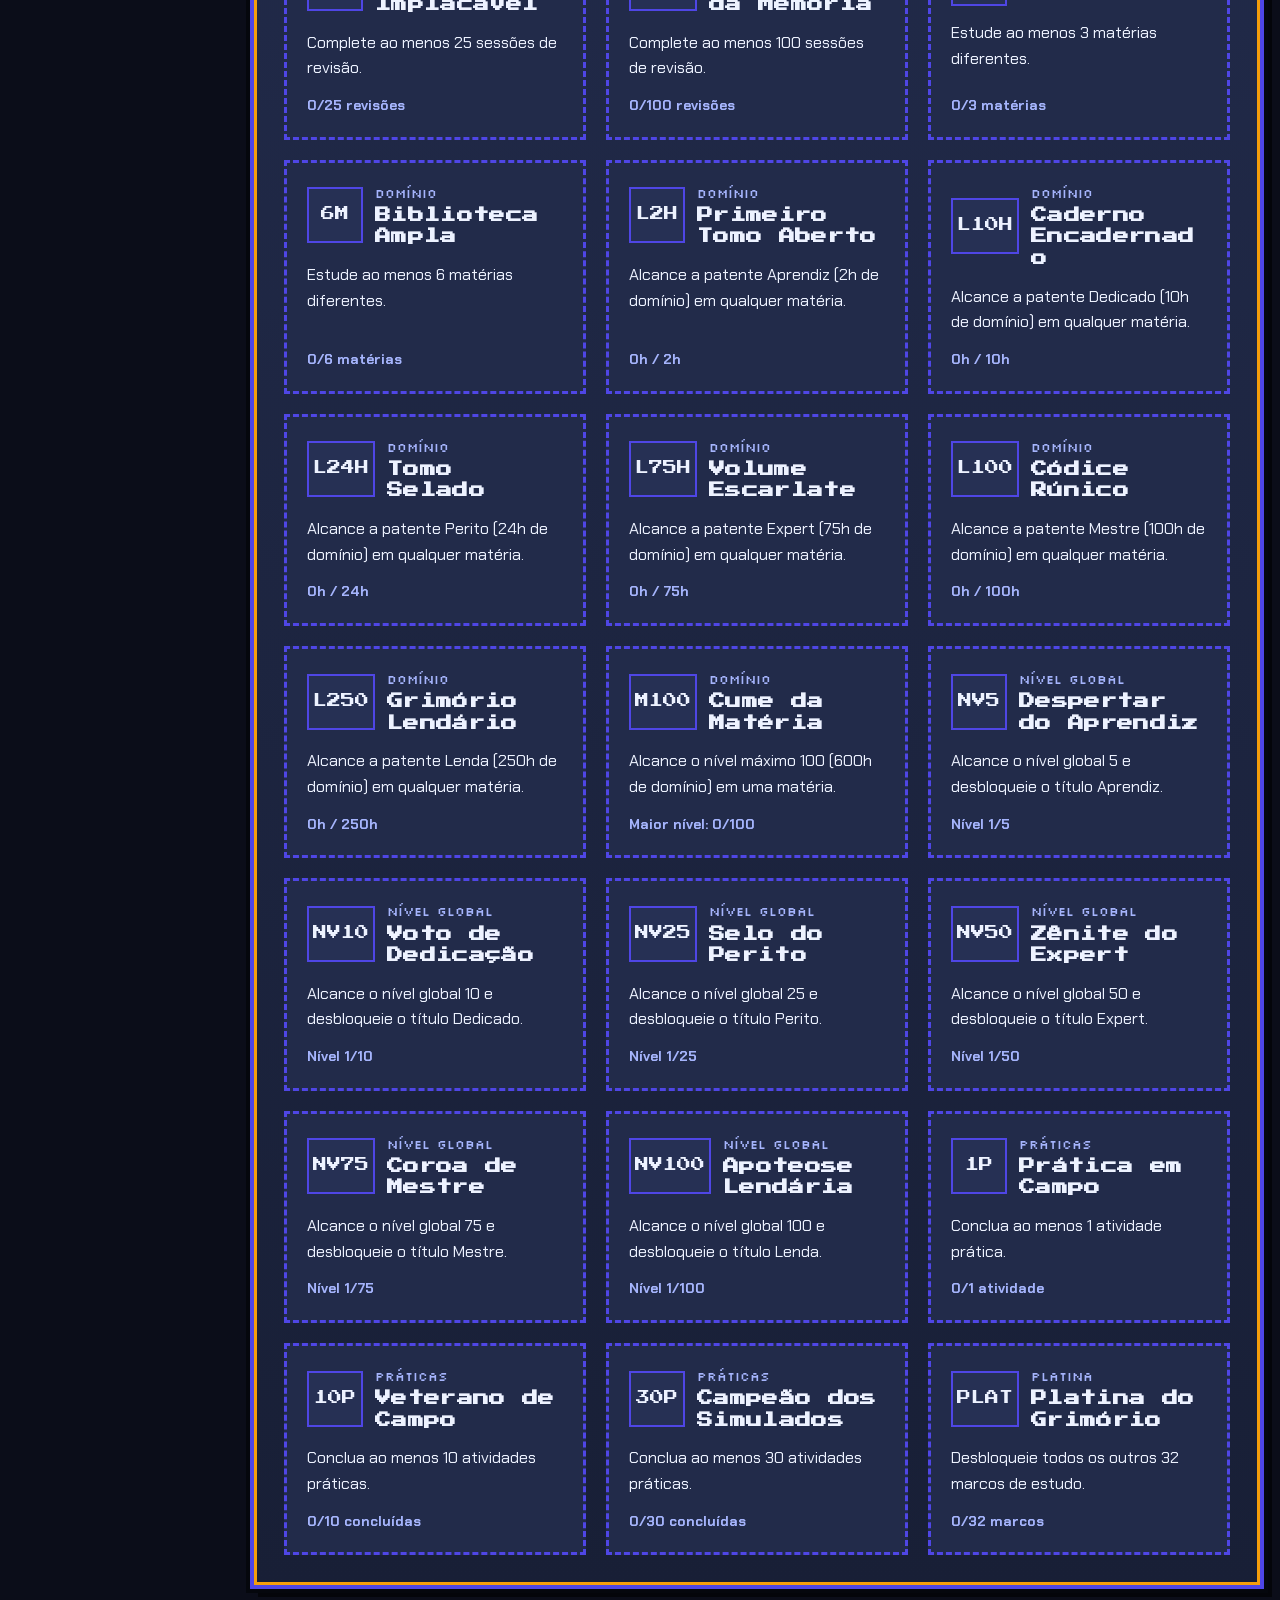
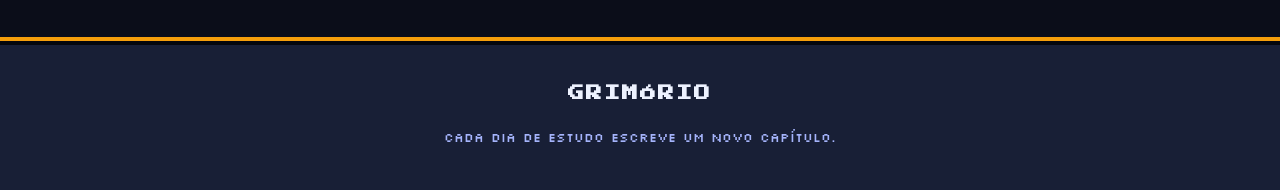
<file: conquistas.html>
<!DOCTYPE html>
<html lang="pt-BR">
<head>
<script type="application/grimorio" src="dialogos.js?v=20261118"></script>
<script type="application/grimorio" src="icones-pixel.js?v=interface-20261118"></script>
<meta charset="UTF-8">
<script src="tema-inicial.js?v=etapa4-20261116"></script>
<script src="armazenamento-offline.js?v=interface-20261118"></script>
<script src="iniciar-offline.js?v=tema-inicial-20261102"></script>
    <script type="application/grimorio" src="praticas-progressao.js?v=praticas-ui-20261029"></script><script type="application/grimorio" src="praticas-recomendacoes.js?v=praticas-e8-20261026"></script><script type="application/grimorio" src="atividades-praticas.js?v=praticas-tipos-20261029"></script><script type="application/grimorio" src="praticas-schema.js?v=pratica-excluir-20261118"></script>
    <script type="application/grimorio" src="reagendamento-schema.js?v=r2-20261103"></script>
    <script type="application/grimorio" src="backup-local.js?v=revisoes-configuraveis-20261112"></script>
    <script type="application/grimorio" src="acessibilidade.js?v=konami-20261116"></script>
    <meta name="viewport" content="width=device-width, initial-scale=1">
    <title>Conquistas — Grimório</title>
    <link rel="stylesheet" href="css/grimorio.css?v=interface-20261118">
    <link rel="stylesheet" href="css/assets.css?v=temas3-20261022">
    <link rel="stylesheet" href="css/perfil.css?v=sistema-ia-etapa2-20261116">
    <link rel="stylesheet" href="css/sistema-ia.css?v=interface-20261118">
    <link rel="stylesheet" href="css/acessibilidade.css?v=temas3-20261022">
    <script type="application/grimorio" src="projetos-store.js?v=interface-20261118"></script><script type="application/grimorio" src="praticas-store.js?v=pratica-excluir-20261118"></script>
    <script type="application/grimorio" src="materias-store.js?v=fusao-xp-20261102"></script>
    <script type="application/grimorio" src="identidade-store.js?v=d061-20261101"></script>
    <script type="application/grimorio" src="historico-repository.js?v=excluir-extra-20261030"></script>
    <script type="application/grimorio" src="calendario-jornada.js?v=revisoes-intervalos-20261115"></script><script type="application/grimorio" src="estudo-extra.js?v=excluir-extra-20261030"></script>
    <script type="application/grimorio" src="estudo-store.js?v=carga-diaria-4-20261114"></script>
    <script type="application/grimorio" src="sistema-ia-store.js?v=avisos-20261116" defer></script>
    <script type="application/grimorio" src="perfil-identidade.js?v=etapa3-20261116" defer></script>
    <script type="application/grimorio" src="sistema-ia-catalogo.js?v=falas-20261120" defer></script>
    <script type="application/grimorio" src="sistema-ia-avisos.js?v=falas-20261120" defer></script>
    <script type="application/grimorio" src="perfil-retencao.js?v=etapa1-ia-20261116" defer></script>
    <script type="application/grimorio" src="conquistas.js?v=ordem-20261118" defer></script>
    <script type="application/grimorio" src="ficha-resumo.js?v=20261119" defer></script>

<link rel="stylesheet" href="css/jornada-interface.css?v=acoes-cards-20261101">
<script type="application/grimorio" src="sidebar.js?v=conquistas-20261118"></script>
<link rel="stylesheet" href="css/icones-pixel.css?v=ajuda-separada-20261102"><link rel="stylesheet" href="css/conquistas.css?v=ordem-20261118"><link rel="stylesheet" href="css/ficha-resumo.css?v=20261119"><link rel="stylesheet" href="css/tipografia-mobile.css?v=20261118"></head>
<body class="perfil-page conquistas-page">
<div class="jornada-shell"><aside class="jornada-menu" aria-label="Menu do Grimório"><details id="jornada-menu-aberto"><summary>Menu do Grimório</summary><nav aria-label="Navegação principal"><p class="jornada-menu-titulo">Seu Grimório</p><a href="home.html">Meus projetos</a><a href="perfil.html">Perfil</a><a href="conquistas.html">Conquistas</a><a href="materias.html">Catálogo de matérias</a><a href="historico.html">Histórico de estudos</a><details id="jornada-temas"><summary>Temas</summary><div id="jornada-temas-opcoes"></div></details></nav></details></aside><div class="jornada-pagina">
    <header class="container">
        <section class="jornada-hero conquistas-hero" aria-labelledby="conquistas-pagina-titulo">
            <svg class="conquistas-trofeu" viewBox="0 0 24 24" width="88" height="88" shape-rendering="crispEdges" aria-hidden="true"><path fill="currentColor" d="M6 2h12v2h4v7h-2v2h-4v2h-3v4h4v3H7v-3h4v-4H8v-2H4v-2H2V4h4zm0 4H4v4h2zm12 0v4h2V6z"/><path fill="var(--pixel-surface)" d="M10 5h4v2h-4z"/></svg>
            <div><h1 id="conquistas-pagina-titulo">Conquistas</h1></div>
        </section>
        <section id="ficha-resumo" class="ficha-resumo-card" aria-label="Resumo da ficha do estudante"></section>
    </header>
    <main class="container">
        <p id="conquistas-status" role="status"></p>
        <div class="conquistas-abas" role="tablist" aria-label="Tipos de conquistas">
            <button id="conquistas-aba-marcos" type="button" role="tab" aria-selected="true" aria-controls="conquistas-marcos">Marcos de estudo</button>
            <button id="conquistas-aba-ocultas" type="button" role="tab" aria-selected="false" aria-controls="perfil-conquistas-ocultas" tabindex="-1">Ocultas</button>
        </div>
        <section id="conquistas-marcos" class="jornada-panel conquistas-painel" role="tabpanel" aria-labelledby="conquistas-aba-marcos">
            <h2 id="conquistas-titulo" class="visually-hidden">Marcos de estudo</h2>
            <div class="perfil-conquistas-cabecalho">
                <p id="perfil-conquistas-resumo" class="conquistas-contagem"></p>
                <label class="perfil-conquistas-filtro-campo" for="perfil-conquistas-filtro"><span>Exibir</span><select id="perfil-conquistas-filtro">
                    <option value="todas">Todas</option><option value="desbloqueadas">Desbloqueadas</option><option value="bloqueadas">A conquistar</option>
                    <option value="Nível Global">Nível global</option><option value="Domínio">Domínio de matéria</option><option value="Constância">Constância</option><option value="Dedicação">Dedicação</option><option value="Revisão">Revisão</option><option value="Práticas">Práticas</option>
                </select></label>
            </div>
            <p id="perfil-conquistas-vazio" class="perfil-conquistas-vazio" role="status" hidden></p>
            <ul id="perfil-conquistas-lista" class="perfil-conquistas-grade"></ul>
        </section>
        <section id="perfil-conquistas-ocultas" class="jornada-panel conquistas-painel" role="tabpanel" aria-labelledby="conquistas-aba-ocultas" hidden>
            <h2 id="ocultas-titulo" class="visually-hidden">Conquistas ocultas</h2>
            <div class="perfil-conquistas-cabecalho">
                <p id="perfil-ocultas-resumo" class="conquistas-contagem"></p>
                <label class="perfil-conquistas-filtro-campo" for="perfil-ocultas-filtro"><span>Exibir</span><select id="perfil-ocultas-filtro"><option value="todas">Todas</option><option value="desbloqueadas">Descobertas</option><option value="bloqueadas">Por descobrir</option></select></label>
            </div>
            <button type="button" id="perfil-reclamacao-xp-btn" class="perfil-reclamacao-xp-btn">Conquistas não concedem XP.</button>
            <p id="perfil-reclamacao-status" class="perfil-reclamacao-status" role="status" aria-live="polite" hidden></p>
            <p id="perfil-ocultas-vazio" class="perfil-conquistas-vazio" role="status" hidden></p>
            <ul id="perfil-ocultas-lista" class="perfil-conquistas-grade"></ul>
        </section>
    </main>
</div></div>
</body>
</html>
</file>
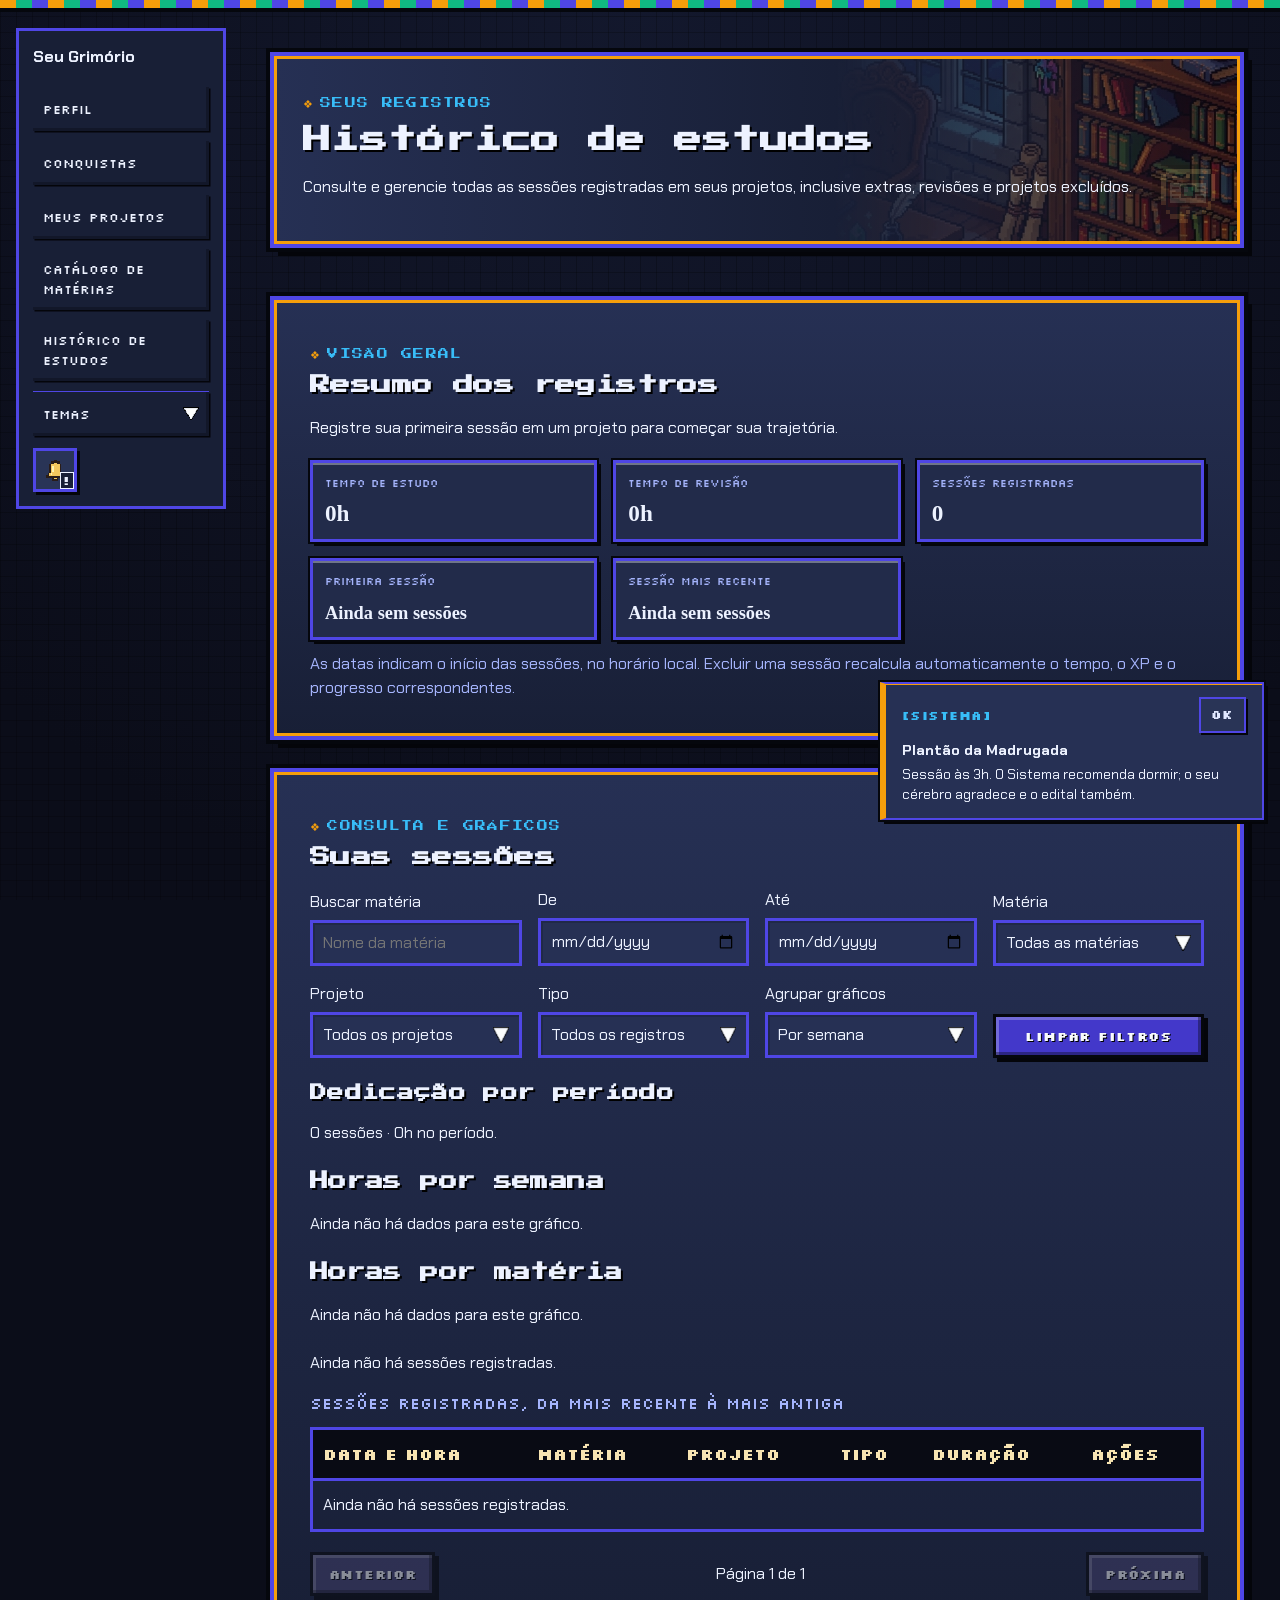
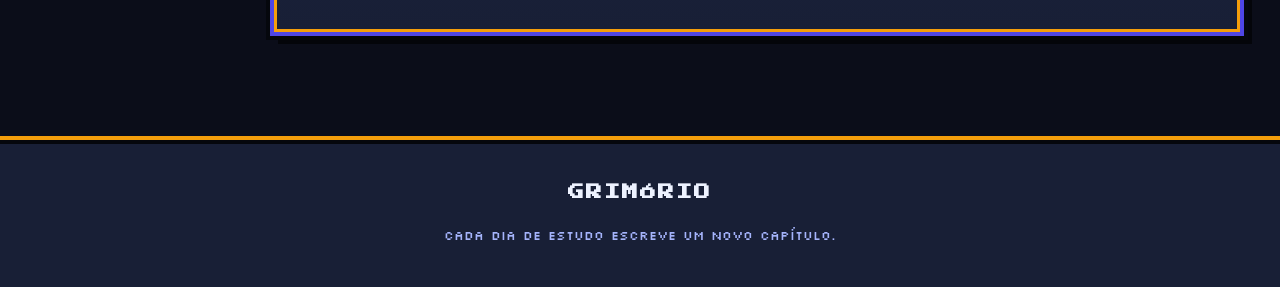
<file: historico.html>
<!DOCTYPE html>
<html lang="pt-BR">
<head>
<script type="application/grimorio" src="dialogos.js?v=20261118"></script>
<script type="application/grimorio" src="icones-pixel.js?v=interface-20261118"></script>
<meta charset="UTF-8">
<script src="tema-inicial.js?v=etapa4-20261116"></script>
<script src="armazenamento-offline.js?v=interface-20261118"></script>
<script src="iniciar-offline.js?v=tema-inicial-20261102"></script>
    <script type="application/grimorio" src="praticas-progressao.js?v=praticas-ui-20261029"></script><script type="application/grimorio" src="praticas-recomendacoes.js?v=praticas-e8-20261026"></script><script type="application/grimorio" src="atividades-praticas.js?v=praticas-tipos-20261029"></script><script type="application/grimorio" src="praticas-schema.js?v=pratica-excluir-20261118"></script>
    <script type="application/grimorio" src="reagendamento-schema.js?v=r2-20261103"></script>
    <script type="application/grimorio" src="backup-local.js?v=revisoes-configuraveis-20261112"></script>
    <script type="application/grimorio" src="acessibilidade.js?v=konami-20261116"></script>
    <meta name="viewport" content="width=device-width, initial-scale=1">
    <title>Seu Grimório — Histórico de estudos</title>
    <link rel="stylesheet" href="css/grimorio.css?v=interface-20261118">
    <link rel="stylesheet" href="css/assets.css?v=temas3-20261022">
    <link rel="stylesheet" href="css/relatorios.css?v=temas3-20261022">
    <link rel="stylesheet" href="css/acessibilidade.css?v=temas3-20261022">
    <link rel="stylesheet" href="css/jornada-interface.css?v=acoes-cards-20261101">
    <link rel="stylesheet" href="css/historico.css">
    <link rel="stylesheet" href="css/sistema-ia.css?v=interface-20261118">
    <link rel="stylesheet" href="css/icones-pixel.css?v=ajuda-separada-20261102">
    <script type="application/grimorio" src="projetos-store.js?v=interface-20261118"></script><script type="application/grimorio" src="praticas-store.js?v=pratica-excluir-20261118"></script>
    <script type="application/grimorio" src="materias-store.js?v=fusao-xp-20261102"></script>
    <script type="application/grimorio" src="identidade-store.js?v=d061-20261101"></script>
    <script type="application/grimorio" src="historico-repository.js?v=excluir-extra-20261030"></script>
    <script type="application/grimorio" src="calendario-jornada.js?v=revisoes-intervalos-20261115"></script><script type="application/grimorio" src="estudo-extra.js?v=excluir-extra-20261030"></script>
    <script type="application/grimorio" src="estudo-store.js?v=carga-diaria-4-20261114"></script>
    <script type="application/grimorio" src="relatorios-store.js?v=domingo-20261101"></script>
    <script type="application/grimorio" src="relatorios-ui.js"></script>
    <script type="application/grimorio" src="historico.js" defer></script>
    <script type="application/grimorio" src="sidebar.js?v=conquistas-20261118"></script>
    <script type="application/grimorio" src="sistema-ia-store.js?v=avisos-20261116" defer></script>
    <script type="application/grimorio" src="sistema-ia-catalogo.js?v=falas-20261120" defer></script>
    <script type="application/grimorio" src="sistema-ia-avisos.js?v=falas-20261120" defer></script>
<link rel="stylesheet" href="css/tipografia-mobile.css?v=20261118"></head>
<body class="historico-page">
<div class="jornada-shell"><aside class="jornada-menu" aria-label="Menu do Grimório"><details id="jornada-menu-aberto"><summary>Menu do Grimório</summary><nav aria-label="Navegação principal"><p class="jornada-menu-titulo">Seu Grimório</p><a href="home.html">Meus projetos</a><a href="perfil.html">Perfil</a><a href="conquistas.html">Conquistas</a><a href="materias.html">Catálogo de matérias</a><a href="historico.html">Histórico de estudos</a><details id="jornada-temas"><summary>Temas</summary><div id="jornada-temas-opcoes"></div></details></nav></details></aside><div class="jornada-pagina">
    <header class="container">
        <section class="jornada-hero historico-hero" aria-labelledby="historico-titulo"><div class="historico-hero-conteudo">
            <p class="jornada-kicker">SEUS REGISTROS</p>
            <h1 id="historico-titulo">Histórico de estudos</h1>
            <p>Consulte e gerencie todas as sessões registradas em seus projetos, inclusive extras, revisões e projetos excluídos.</p>
        </div></section>
    </header>
    <main class="container">
        <section class="jornada-panel historico-resumo-painel" aria-labelledby="historico-resumo-titulo">
            <p class="jornada-kicker">VISÃO GERAL</p>
            <h2 id="historico-resumo-titulo">Resumo dos registros</h2>
            <p id="historico-global-status" role="status">Carregando seu histórico...</p>
            <dl class="historico-stats">
                <div class="jornada-stat"><dt>Tempo de estudo</dt><dd id="historico-estudo">—</dd></div>
                <div class="jornada-stat"><dt>Tempo de revisão</dt><dd id="historico-revisao">—</dd></div>
                <div class="jornada-stat"><dt>Sessões registradas</dt><dd id="historico-sessoes">—</dd></div>
                <div class="jornada-stat" id="historico-outros-item" hidden><dt>Tempo de outros registros</dt><dd id="historico-outros">—</dd></div>
                <div class="jornada-stat"><dt>Primeira sessão</dt><dd><time id="historico-primeira">—</time></dd></div>
                <div class="jornada-stat"><dt>Sessão mais recente</dt><dd><time id="historico-recente">—</time></dd></div>
            </dl>
            <p class="historico-datas-ajuda">As datas indicam o início das sessões, no horário local. Excluir uma sessão recalcula automaticamente o tempo, o XP e o progresso correspondentes.</p>
        </section>

        <section class="jornada-panel historico-sessoes-painel" aria-labelledby="historico-consulta-titulo">
            <p class="jornada-kicker">CONSULTA E GRÁFICOS</p>
            <h2 id="historico-consulta-titulo">Suas sessões</h2>
            <form id="historico-filtros" class="historico-filtros" role="search" aria-label="Filtrar histórico global">
                <label>Buscar matéria<input type="search" id="historico-busca" placeholder="Nome da matéria" autocomplete="off"></label>
                <label>De<input type="date" id="historico-de"></label>
                <label>Até<input type="date" id="historico-ate"></label>
                <label>Matéria<select id="historico-materia"><option value="">Todas as matérias</option></select></label>
                <label>Projeto<select id="historico-projeto"><option value="">Todos os projetos</option></select></label>
                <label>Tipo<select id="historico-tipo"><option value="">Todos os registros</option><option value="estudo">Estudo</option><option value="revisao">Revisão</option><option value="extra">Extras e suas revisões</option><option value="outros">Outros registros</option></select></label>
                <label>Agrupar gráficos<select id="historico-agrupamento"><option value="semana">Por semana</option><option value="mes">Por mês</option></select></label>
                <button type="button" class="btn btn-outline-secondary" id="historico-limpar">Limpar filtros</button>
            </form>
            <section class="relatorios" aria-labelledby="relatorios-global-titulo">
                <h3 id="relatorios-global-titulo">Dedicação por período</h3>
                <div id="relatorios-global" tabindex="-1"></div>
            </section>
            <p id="historico-consulta-status" role="status" aria-live="polite">Carregando sessões...</p>
            <div class="historico-tabela-regiao" id="historico-tabela-regiao" role="region" aria-label="Sessões do histórico global; role horizontalmente para ver todas as colunas" tabindex="0">
                <table class="historico-tabela" id="tabela-sessoes-estudo"><caption>Sessões registradas, da mais recente à mais antiga</caption>
                    <thead><tr><th scope="col">Data e hora</th><th scope="col">Matéria</th><th scope="col">Projeto</th><th scope="col">Tipo</th><th scope="col">Duração</th><th scope="col">Ações</th></tr></thead>
                    <tbody id="historico-global-body"></tbody>
                </table>
            </div>
            <nav class="historico-paginacao" aria-label="Páginas do histórico">
                <button type="button" class="btn btn-outline-secondary" id="historico-anterior" disabled>Anterior</button>
                <span id="historico-pagina">—</span>
                <button type="button" class="btn btn-outline-secondary" id="historico-proximo" disabled>Próxima</button>
            </nav>
        </section>
    </main>

    <dialog id="excluir-sessao-dialog" aria-labelledby="excluir-sessao-titulo" aria-describedby="excluir-sessao-descricao">
        <h2 id="excluir-sessao-titulo">Excluir registro de estudo?</h2>
        <p id="excluir-sessao-descricao"></p>
        <p>O tempo, o XP e o progresso correspondentes serão recalculados. Esta ação não pode ser desfeita.</p>
        <p id="excluir-sessao-erro" role="alert"></p>
        <div class="historico-dialogo-acoes">
            <button type="button" class="btn btn-outline-secondary" id="excluir-sessao-cancelar" autofocus>Cancelar</button>
            <button type="button" class="btn acao-perigosa" id="excluir-sessao-confirmar">Excluir registro</button>
        </div>
    </dialog>
</div></div>
</body>
</html>
</file>
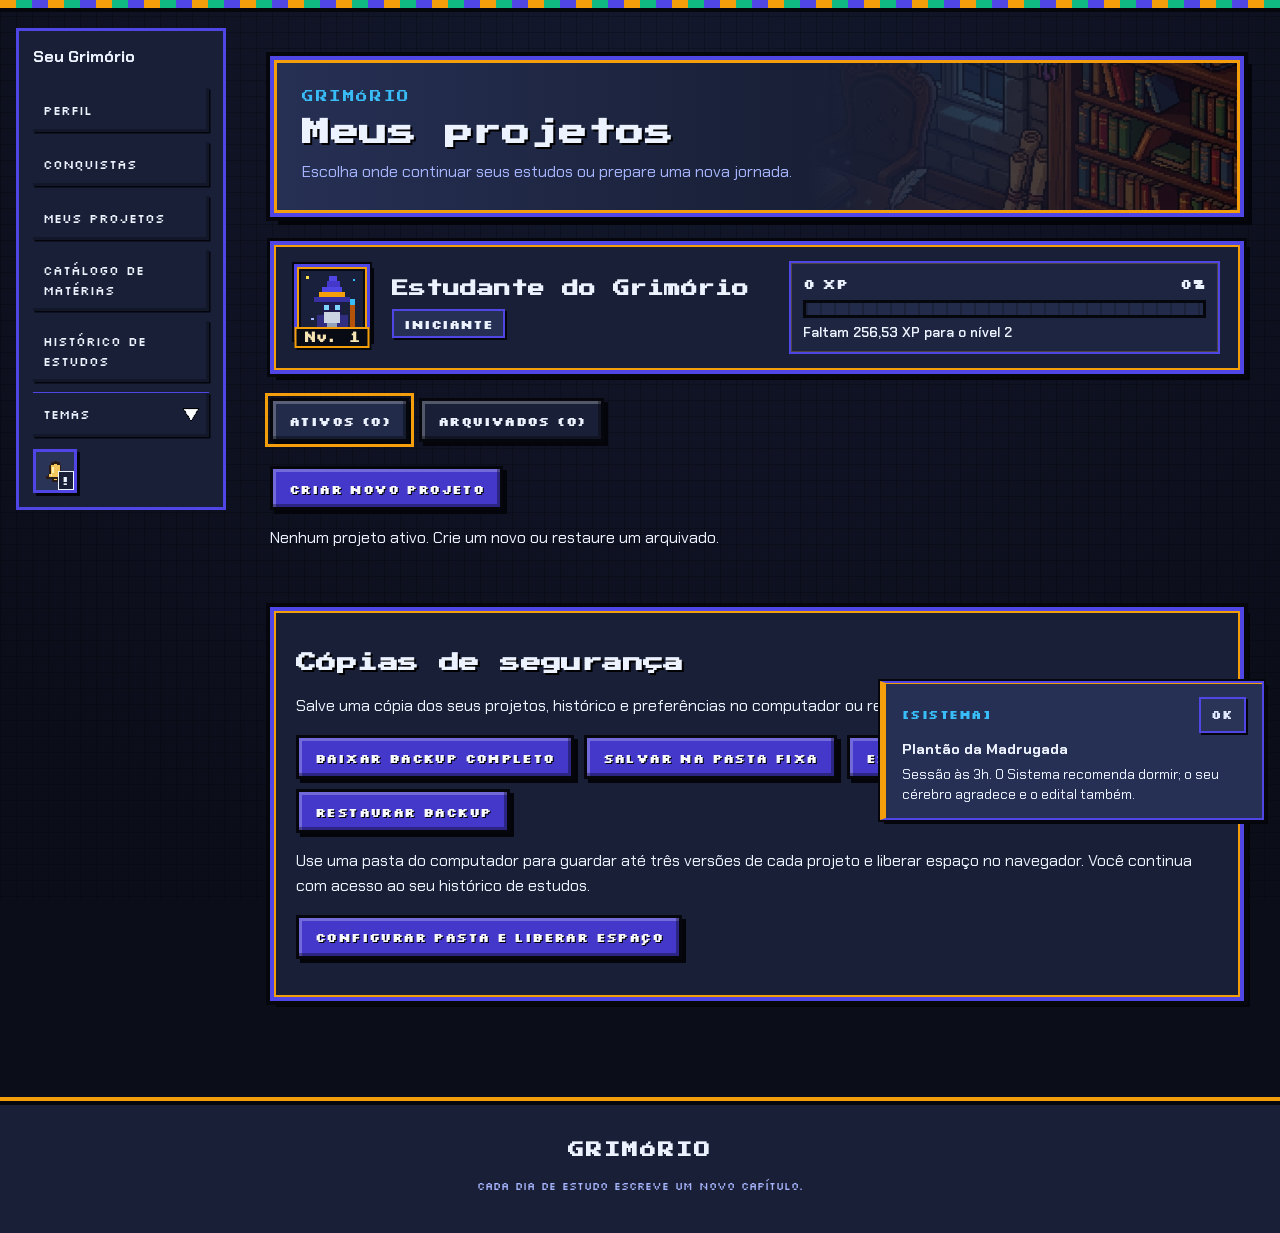
<file: home.html>
<!DOCTYPE html>
<html lang="pt-BR">
<head>
<script type="application/grimorio" src="dialogos.js?v=20261118"></script>
<script type="application/grimorio" src="icones-pixel.js?v=interface-20261118"></script>
<meta charset="UTF-8">
<script src="tema-inicial.js?v=etapa4-20261116"></script>
<script src="armazenamento-offline.js?v=interface-20261118"></script>
<script src="iniciar-offline.js?v=tema-inicial-20261102"></script>
    <script type="application/grimorio" src="praticas-progressao.js?v=praticas-ui-20261029"></script><script type="application/grimorio" src="praticas-recomendacoes.js?v=praticas-e8-20261026"></script><script type="application/grimorio" src="atividades-praticas.js?v=praticas-tipos-20261029"></script><script type="application/grimorio" src="praticas-schema.js?v=pratica-excluir-20261118"></script>
    <script type="application/grimorio" src="reagendamento-schema.js?v=r2-20261103"></script>
    <script type="application/grimorio" src="backup-local.js?v=revisoes-configuraveis-20261112"></script>
    <script type="application/grimorio" src="acessibilidade.js?v=konami-20261116"></script>
    <meta name="viewport" content="width=device-width, initial-scale=1">
    <title>Meus projetos — Grimório</title>
    <script type="application/grimorio" src="projetos-store.js?v=interface-20261118"></script><script type="application/grimorio" src="praticas-store.js?v=pratica-excluir-20261118"></script>
    <script type="application/grimorio" src="materias-store.js?v=fusao-xp-20261102"></script><script type="application/grimorio" src="identidade-store.js?v=d061-20261101"></script><script type="application/grimorio" src="historico-repository.js?v=excluir-extra-20261030"></script>
    <script type="application/grimorio" src="calendario-jornada.js?v=revisoes-intervalos-20261115"></script><script type="application/grimorio" src="estudo-extra.js?v=excluir-extra-20261030"></script>
    <script type="application/grimorio" src="estudo-store.js?v=carga-diaria-4-20261114"></script>
    <link rel="stylesheet" href="css/grimorio.css?v=interface-20261118">
    <link rel="stylesheet" href="css/assets.css?v=temas3-20261022">
    <link rel="stylesheet" href="css/home.css?v=conquistas-20261118">
    <script type="application/grimorio" src="home.js?v=offline-20261030" defer></script>
<link rel="stylesheet" href="css/acessibilidade.css?v=temas3-20261022"><link rel="stylesheet" href="css/jornada-interface.css?v=acoes-cards-20261101">
<link rel="stylesheet" href="css/sistema-ia.css?v=interface-20261118">
<link rel="stylesheet" href="css/ficha-resumo.css?v=20261119">
<script type="application/grimorio" src="sidebar.js?v=conquistas-20261118"></script>
<script type="application/grimorio" src="sistema-ia-store.js?v=avisos-20261116" defer></script>
<script type="application/grimorio" src="sistema-ia-catalogo.js?v=falas-20261120" defer></script>
<script type="application/grimorio" src="sistema-ia-avisos.js?v=falas-20261120" defer></script>
<script type="application/grimorio" src="perfil-identidade.js?v=etapa3-20261116" defer></script>
<script type="application/grimorio" src="perfil-retencao.js?v=etapa1-ia-20261116" defer></script>
<script type="application/grimorio" src="ficha-resumo.js?v=20261119" defer></script>
<link rel="stylesheet" href="css/icones-pixel.css?v=ajuda-separada-20261102"><link rel="stylesheet" href="css/tipografia-mobile.css?v=20261118"></head>
<body>
<div class="jornada-shell"><aside class="jornada-menu" aria-label="Menu do Grimório"><details id="jornada-menu-aberto"><summary>Menu do Grimório</summary><nav aria-label="Navegação principal"><p class="jornada-menu-titulo">Seu Grimório</p><a href="home.html">Meus projetos</a><a href="perfil.html">Perfil</a><a href="conquistas.html">Conquistas</a><a href="materias.html">Catálogo de matérias</a><a href="historico.html">Histórico de estudos</a><details id="jornada-temas"><summary>Temas</summary><div id="jornada-temas-opcoes"></div></details></nav></details></aside><div class="jornada-pagina">
    <main>
        <header><p>GRIMÓRIO</p><h1>Meus projetos</h1><p>Escolha onde continuar seus estudos ou prepare uma nova jornada.</p></header>
        <section id="ficha-resumo" class="ficha-resumo-card" aria-label="Resumo da ficha do estudante"></section>


        <nav class="home-filtros" aria-label="Filtrar projetos">
            <button type="button" id="projetos-ativos" aria-pressed="true">Ativos</button>
            <button type="button" id="projetos-arquivados" aria-pressed="false">Arquivados</button>
        </nav>
        <button type="button" id="novo-projeto">Criar novo projeto</button>
        <p id="home-status" role="status"></p>
        <section id="lista-projetos" aria-label="Projetos de estudo"></section>
        <section aria-labelledby="home-backup-titulo">
            <h2 id="home-backup-titulo">Cópias de segurança</h2>
            <p>Salve uma cópia dos seus projetos, histórico e preferências no computador ou restaure uma cópia anterior.</p>
            <div class="home-acoes">
                <button type="button" data-backup-exportar data-backup-status="home-backup-status">Baixar backup completo</button>
                <button type="button" data-backup-pasta data-backup-status="home-backup-status">Salvar na pasta fixa</button>
                <button type="button" data-backup-trocar-pasta data-backup-status="home-backup-status">Escolher pasta fixa</button>
                <button type="button" data-backup-restaurar data-backup-status="home-backup-status">Restaurar backup</button>
            </div>
            <p>Use uma pasta do computador para guardar até três versões de cada projeto e liberar espaço no navegador. Você continua com acesso ao seu histórico de estudos.</p><button type="button" id="offline-organizar">Configurar pasta e liberar espaço</button>
            <p id="home-backup-status" role="status"></p>
        </section>
    </main>
    <dialog id="excluir-dialog" aria-labelledby="excluir-titulo" aria-describedby="excluir-descricao">
        <h2 id="excluir-titulo">Excluir projeto?</h2>
        <p id="excluir-descricao"></p>
        <p>O cronograma será excluído definitivamente. Seu histórico de estudos e seu nível por matéria continuam no Perfil. Para tirar o projeto da lista de ativos, use Arquivar.</p>
        <label for="excluir-confirmacao">Digite EXCLUIR para confirmar</label>
        <input id="excluir-confirmacao" autocomplete="off" spellcheck="false">
        <p id="excluir-erro" role="alert"></p>
        <div class="home-acoes">
            <button type="button" id="excluir-cancelar" autofocus>Cancelar</button>
            <button type="button" id="excluir-confirmar" class="acao-perigosa" disabled>Excluir definitivamente</button>
        </div>
    </dialog>
</div></div>
</body>
</html>
</file>
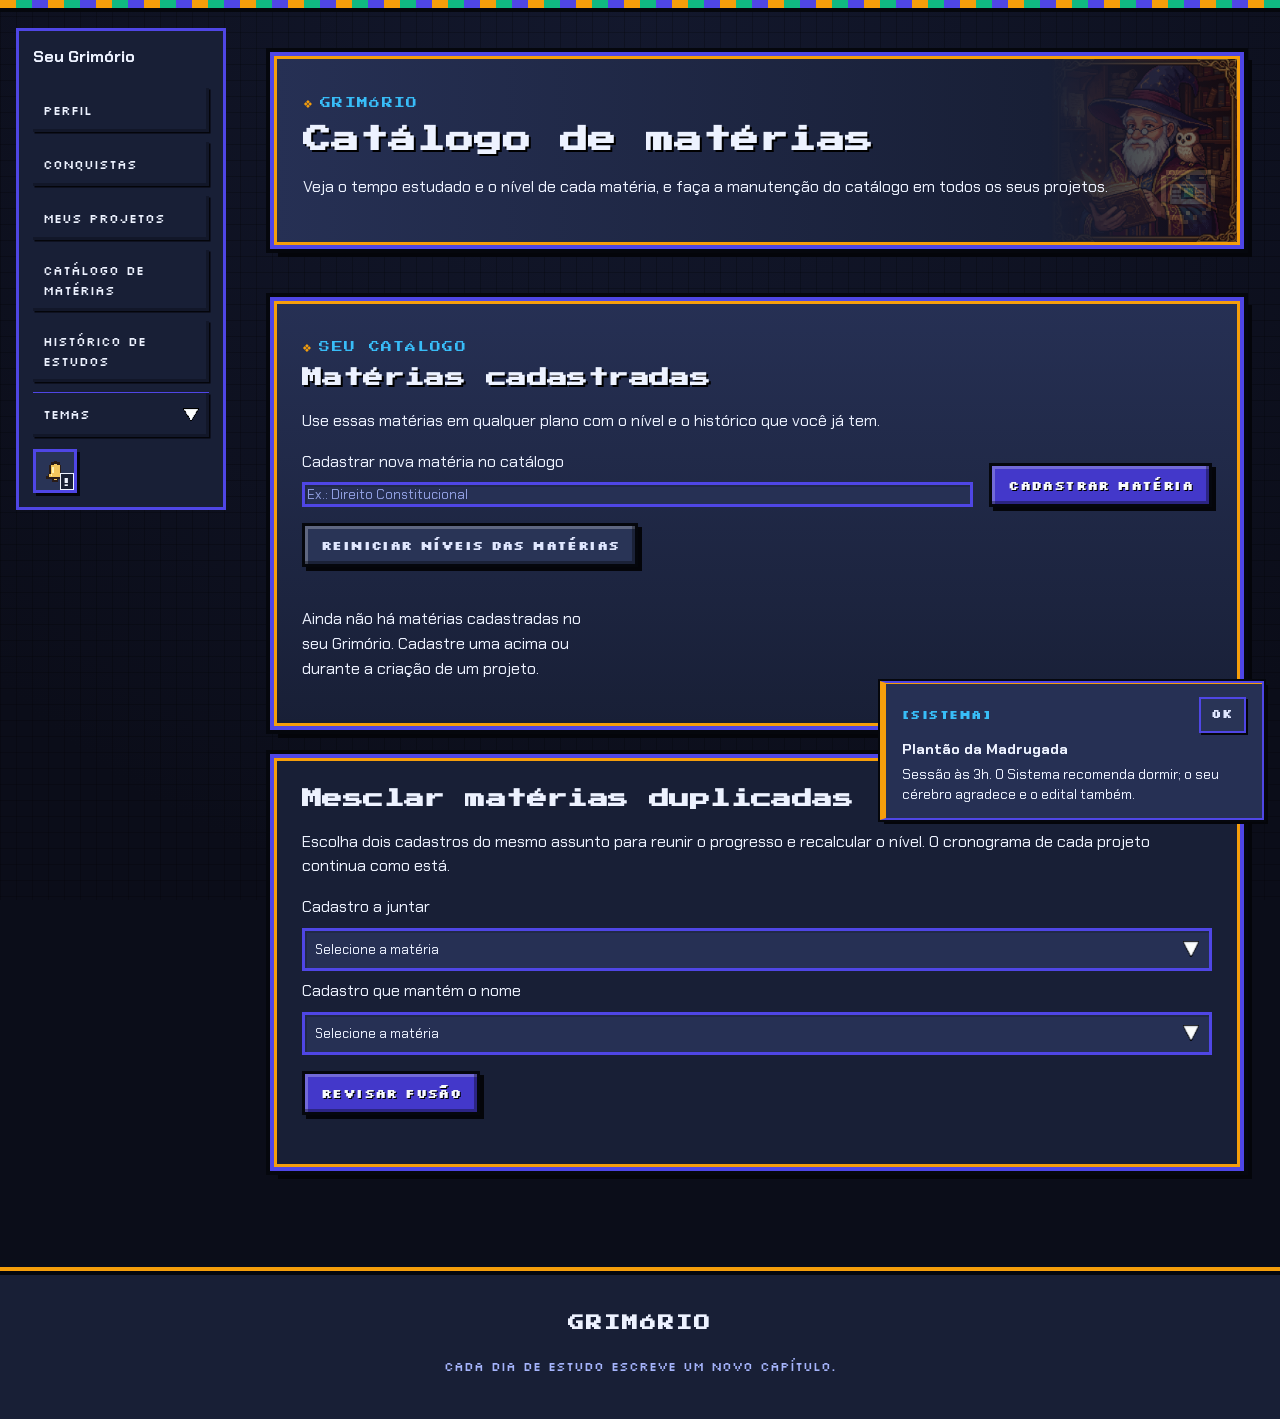
<file: materias.html>
<!DOCTYPE html>
<html lang="pt-BR">
<head>
<script type="application/grimorio" src="dialogos.js?v=20261118"></script>
<script type="application/grimorio" src="icones-pixel.js?v=interface-20261118"></script>
<meta charset="UTF-8">
<script src="tema-inicial.js?v=etapa4-20261116"></script>
<script src="armazenamento-offline.js?v=interface-20261118"></script>
<script src="iniciar-offline.js?v=tema-inicial-20261102"></script>
    <script type="application/grimorio" src="praticas-progressao.js?v=praticas-ui-20261029"></script><script type="application/grimorio" src="praticas-recomendacoes.js?v=praticas-e8-20261026"></script><script type="application/grimorio" src="atividades-praticas.js?v=praticas-tipos-20261029"></script><script type="application/grimorio" src="praticas-schema.js?v=pratica-excluir-20261118"></script>
    <script type="application/grimorio" src="reagendamento-schema.js?v=r2-20261103"></script>
    <script type="application/grimorio" src="backup-local.js?v=revisoes-configuraveis-20261112"></script>
    <meta name="viewport" content="width=device-width, initial-scale=1">
    <title>Matérias e Vínculos — Grimório</title>
    <link rel="stylesheet" href="css/grimorio.css?v=interface-20261118">
    <link rel="stylesheet" href="css/assets.css?v=temas3-20261022">
    <link rel="stylesheet" href="css/perfil.css?v=fade-integrado-20261101">
    <link rel="stylesheet" href="css/wizard.css?v=praticas-tipos-20261029">
    <link rel="stylesheet" href="css/acessibilidade.css?v=temas3-20261022">
    <script type="application/grimorio" src="projetos-store.js?v=interface-20261118"></script><script type="application/grimorio" src="praticas-store.js?v=pratica-excluir-20261118"></script>
    <script type="application/grimorio" src="materias-store.js?v=fusao-xp-20261102"></script>
    <script type="application/grimorio" src="identidade-store.js?v=d061-20261101"></script>
    <script type="application/grimorio" src="historico-repository.js?v=excluir-extra-20261030"></script>
    <script type="application/grimorio" src="calendario-jornada.js?v=revisoes-intervalos-20261115"></script>
    <script type="application/grimorio" src="estudo-extra.js?v=excluir-extra-20261030"></script>
    <script type="application/grimorio" src="estudo-store.js?v=carga-diaria-4-20261114"></script>
    <script type="application/grimorio" src="materias-busca.js"></script>
    <script type="application/grimorio" src="catalogo-ui.js?v=fusao-xp-20261102" defer></script>
    <script type="application/grimorio" src="materias-fusao-ui.js" defer></script>
    <script type="application/grimorio" src="acessibilidade.js?v=konami-20261116" defer></script>
<link rel="stylesheet" href="css/jornada-interface.css?v=acoes-cards-20261101">
<script type="application/grimorio" src="sidebar.js?v=conquistas-20261118"></script>
<link rel="stylesheet" href="css/materias.css?v=fusao-xp-20261102">
<link rel="stylesheet" href="css/sistema-ia.css?v=interface-20261118">
<script type="application/grimorio" src="sistema-ia-store.js?v=avisos-20261116" defer></script>
<script type="application/grimorio" src="sistema-ia-catalogo.js?v=falas-20261120" defer></script>
<script type="application/grimorio" src="sistema-ia-avisos.js?v=falas-20261120" defer></script>
<link rel="stylesheet" href="css/icones-pixel.css?v=ajuda-separada-20261102"><link rel="stylesheet" href="css/tipografia-mobile.css?v=20261118"></head>
<body class="perfil-page materias-page">
<div class="jornada-shell"><aside class="jornada-menu" aria-label="Menu do Grimório"><details id="jornada-menu-aberto"><summary>Menu do Grimório</summary><nav aria-label="Navegação principal"><p class="jornada-menu-titulo">Seu Grimório</p><a href="home.html">Meus projetos</a><a href="perfil.html">Perfil</a><a href="conquistas.html">Conquistas</a><a href="materias.html">Catálogo de matérias</a><a href="historico.html">Histórico de estudos</a><details id="jornada-temas"><summary>Temas</summary><div id="jornada-temas-opcoes"></div></details></nav></details></aside><div class="jornada-pagina">
    <header class="container">

        <section class="jornada-hero perfil-hero" aria-labelledby="materias-pagina-titulo"><div class="perfil-hero-conteudo">
            <p class="jornada-kicker">GRIMÓRIO</p>
            <h1 id="materias-pagina-titulo">Catálogo de matérias</h1>
            <p>Veja o tempo estudado e o nível de cada matéria, e faça a manutenção do catálogo em todos os seus projetos.</p>
            <div class="materias-hero-acoes">
                <a id="materias-voltar-wizard" class="btn btn-primary materias-voltar-wizard" href="index.html?editar=1" hidden>Voltar para a etapa 3 do assistente</a>
            </div>
        </div></section>
    </header>
    <main class="container">
        <section class="jornada-panel mb-4 p-4" aria-labelledby="acervo-titulo">
            <p class="jornada-kicker">SEU CATÁLOGO</p>
            <h2 id="acervo-titulo">Matérias cadastradas</h2>
            <p>Use essas matérias em qualquer plano com o nível e o histórico que você já tem.</p>
            <form id="catalogo-nova-global-form" class="catalogo-nova-global-form" novalidate>
                <label for="catalogo-nova-global-nome">Cadastrar nova matéria no catálogo<input id="catalogo-nova-global-nome" class="form-control" maxlength="60" placeholder="Ex.: Direito Constitucional" required></label>
                <button type="submit" class="btn">Cadastrar matéria</button>
            </form>
            <p id="catalogo-nova-global-status" role="status"></p>
            <div class="catalogo-acoes">
                <button type="button" class="btn btn-outline-secondary" id="reiniciar-dominio">Reiniciar níveis das matérias</button>
            </div>
            <p id="dominio-status" role="status"></p>
            <div id="catalogo-acervo-grid" class="perfil-grid"></div>
        </section>

        <section class="jornada-panel fusao-painel" aria-labelledby="fusao-titulo">
            <h2 id="fusao-titulo">Mesclar matérias duplicadas</h2>
            <p>Escolha dois cadastros do mesmo assunto para reunir o progresso e recalcular o nível. O cronograma de cada projeto continua como está.</p>
            <label for="fusao-origem">Cadastro a juntar</label><select id="fusao-origem"></select>
            <label for="fusao-destino">Cadastro que mantém o nome</label><select id="fusao-destino"></select>
            <button type="button" id="fusao-revisar">Revisar fusão</button>
            <p id="fusao-status" role="status"></p>
        </section>
    </main>

    <dialog id="fusao-dialog" class="fusao-painel" aria-labelledby="fusao-dialog-titulo">
        <h2 id="fusao-dialog-titulo">Confirmar fusão de matérias</h2>
        <p id="fusao-resumo"></p>
        <p>A união é definitiva e vale para todos os projetos. Antes de confirmar, salve ou zere o tempo pendente e feche as outras abas dos projetos envolvidos.</p>
        <label for="fusao-confirmacao">Digite MESCLAR para confirmar</label><input id="fusao-confirmacao" autocomplete="off" spellcheck="false">
        <p id="fusao-erro" role="alert"></p>
        <div class="dialogo-acoes"><button type="button" id="fusao-cancelar" autofocus>Cancelar</button><button type="button" id="fusao-confirmar" disabled>Mesclar matérias</button></div>
    </dialog>
    <dialog class="reset-dialogo" id="reset-dominio-dialogo" aria-labelledby="reset-dominio-alvo" aria-describedby="reset-dominio-descricao">
        <form id="reset-dominio-form">
            <p class="jornada-kicker">Um novo começo</p>
            <h2 id="reset-dominio-alvo">Reiniciar nível?</h2>
            <p id="reset-dominio-descricao">Os pontos, níveis e títulos selecionados voltarão ao início. Seu histórico, suas metas e seu XP do perfil continuam salvos. A mudança é definitiva.</p>
            <label for="reset-dominio-confirmacao">Digite <strong>ZERAR</strong> para confirmar.</label>
            <input id="reset-dominio-confirmacao" autocomplete="off" spellcheck="false" required>
            <p id="reset-dominio-erro" role="alert"></p>
            <div class="dialogo-acoes">
                <button type="button" class="btn btn-outline-secondary" id="reset-dominio-cancelar">Cancelar</button>
                <button type="submit" class="btn acao-perigosa" id="reset-dominio-executar" disabled>Zerar domínio</button>
            </div>
        </form>
    </dialog>
</div></div>
</body>
</html>
</file>
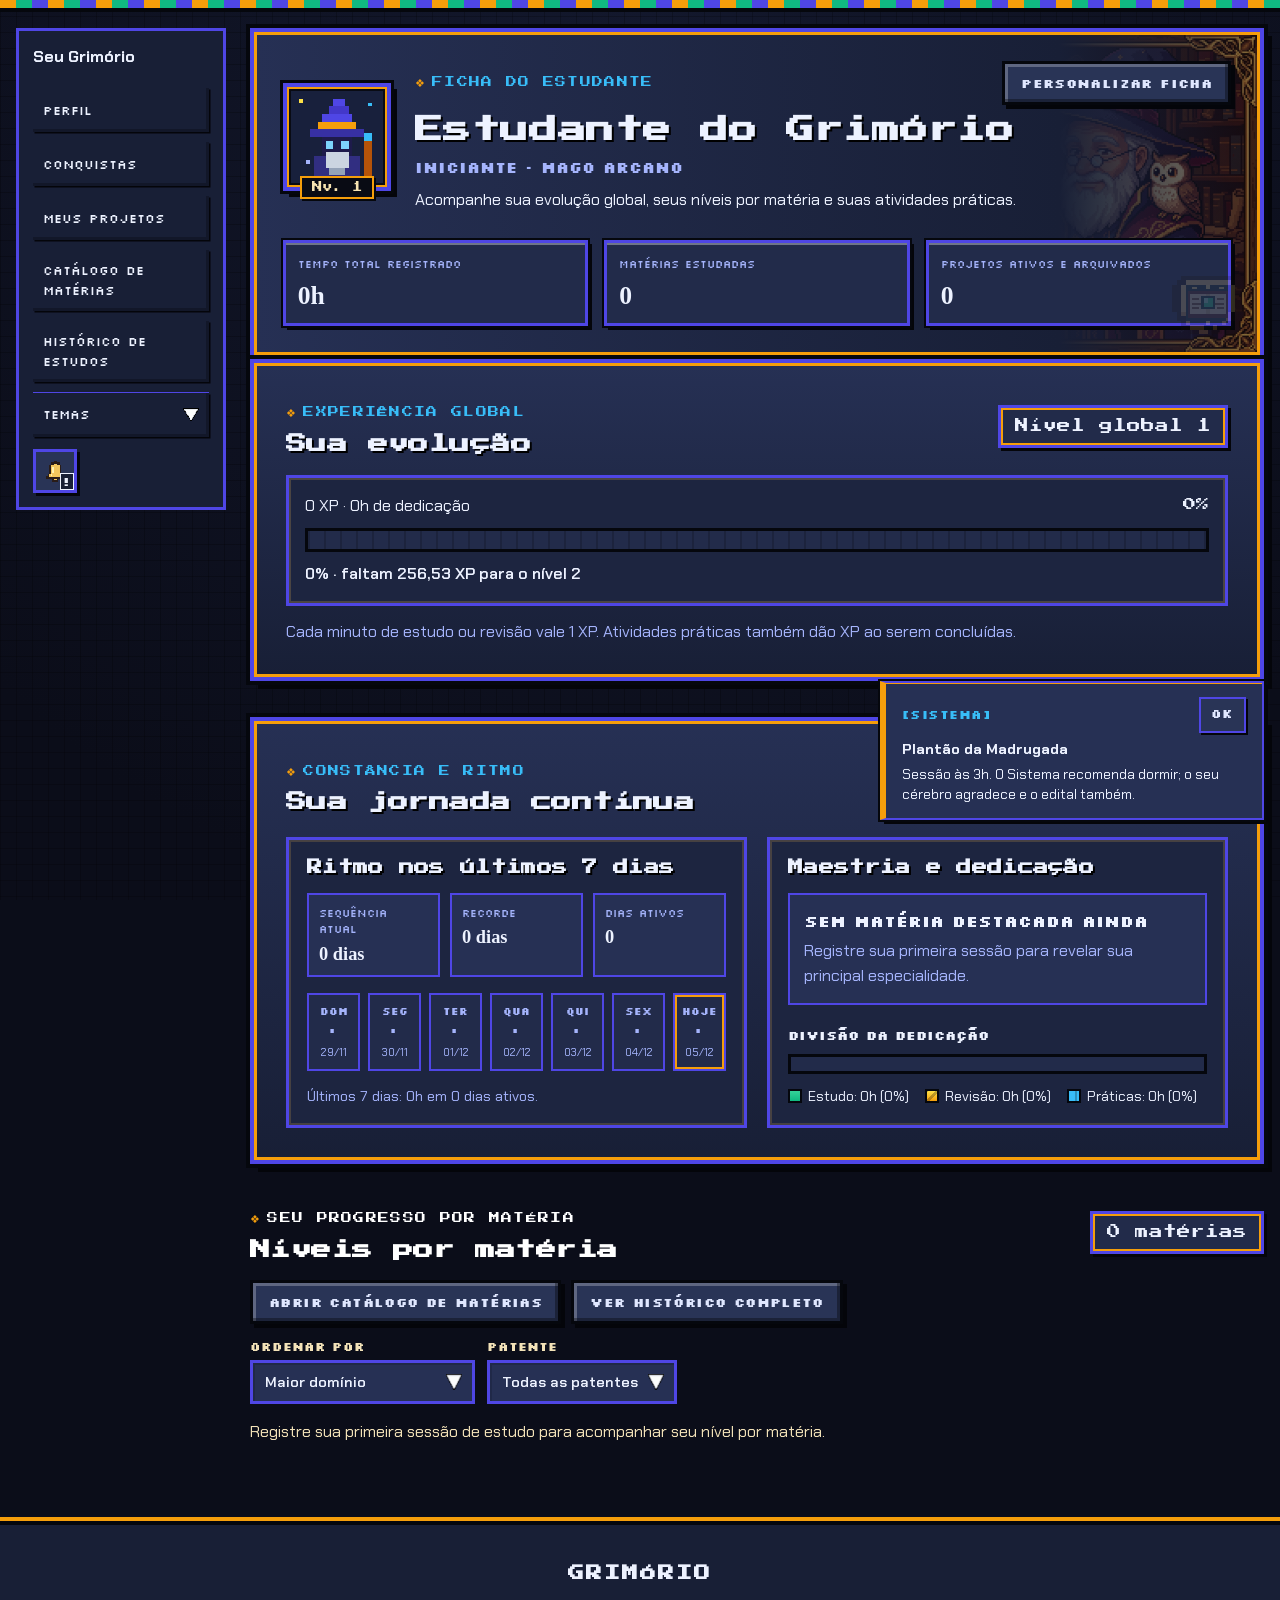
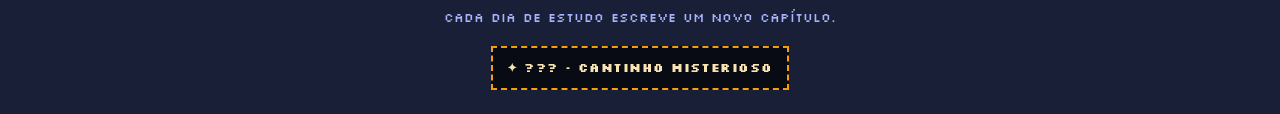
<file: perfil.html>
<!DOCTYPE html>
<html lang="pt-BR">
<head>
<script type="application/grimorio" src="dialogos.js?v=20261118"></script>
<script type="application/grimorio" src="icones-pixel.js?v=interface-20261118"></script>
<meta charset="UTF-8">
<script src="tema-inicial.js?v=etapa4-20261116"></script>
<script src="armazenamento-offline.js?v=interface-20261118"></script>
<script src="iniciar-offline.js?v=tema-inicial-20261102"></script>
    <script type="application/grimorio" src="praticas-progressao.js?v=praticas-ui-20261029"></script><script type="application/grimorio" src="praticas-recomendacoes.js?v=praticas-e8-20261026"></script><script type="application/grimorio" src="atividades-praticas.js?v=praticas-tipos-20261029"></script><script type="application/grimorio" src="praticas-schema.js?v=pratica-excluir-20261118"></script>
    <script type="application/grimorio" src="reagendamento-schema.js?v=r2-20261103"></script>
    <script type="application/grimorio" src="backup-local.js?v=revisoes-configuraveis-20261112"></script>
    <script type="application/grimorio" src="acessibilidade.js?v=konami-20261116"></script>
    <meta name="viewport" content="width=device-width, initial-scale=1">
    <title>Seu Grimório — Perfil</title>
    <link rel="stylesheet" href="css/grimorio.css?v=interface-20261118">
    <link rel="stylesheet" href="css/assets.css?v=temas3-20261022">
    <link rel="stylesheet" href="css/perfil.css?v=sistema-ia-etapa2-20261116">
    <link rel="stylesheet" href="css/sistema-ia.css?v=interface-20261118">
    <link rel="stylesheet" href="css/acessibilidade.css?v=temas3-20261022">
    <script type="application/grimorio" src="projetos-store.js?v=interface-20261118"></script><script type="application/grimorio" src="praticas-store.js?v=pratica-excluir-20261118"></script>
    <script type="application/grimorio" src="materias-store.js?v=fusao-xp-20261102"></script>
    <script type="application/grimorio" src="identidade-store.js?v=d061-20261101"></script>
    <script type="application/grimorio" src="historico-repository.js?v=excluir-extra-20261030"></script>
    <script type="application/grimorio" src="calendario-jornada.js?v=revisoes-intervalos-20261115"></script><script type="application/grimorio" src="estudo-extra.js?v=excluir-extra-20261030"></script>
    <script type="application/grimorio" src="estudo-store.js?v=carga-diaria-4-20261114"></script>
    <script type="application/grimorio" src="sistema-ia-store.js?v=avisos-20261116" defer></script>
    <script type="application/grimorio" src="perfil-identidade.js?v=etapa3-20261116" defer></script>
    <script type="application/grimorio" src="sistema-ia-catalogo.js?v=falas-20261120" defer></script>
    <script type="application/grimorio" src="sistema-ia-avisos.js?v=falas-20261120" defer></script>
    <script type="application/grimorio" src="perfil-retencao.js?v=etapa1-ia-20261116" defer></script>
    <script type="application/grimorio" src="perfil.js?v=conquistas-20261118" defer></script>
    <script type="application/grimorio" src="praticas-perfil.js?v=conquistas-20261118" defer></script>

<link rel="stylesheet" href="css/jornada-interface.css?v=acoes-cards-20261101">
<script type="application/grimorio" src="sidebar.js?v=conquistas-20261118"></script>
<link rel="stylesheet" href="css/icones-pixel.css?v=ajuda-separada-20261102"><link rel="stylesheet" href="css/tipografia-mobile.css?v=20261118"></head>
<body class="perfil-page">
<div class="jornada-shell"><aside class="jornada-menu" aria-label="Menu do Grimório"><details id="jornada-menu-aberto"><summary>Menu do Grimório</summary><nav aria-label="Navegação principal"><p class="jornada-menu-titulo">Seu Grimório</p><a href="home.html">Meus projetos</a><a href="perfil.html">Perfil</a><a href="conquistas.html">Conquistas</a><a href="materias.html">Catálogo de matérias</a><a href="historico.html">Histórico de estudos</a><details id="jornada-temas"><summary>Temas</summary><div id="jornada-temas-opcoes"></div></details></nav></details></aside><div class="jornada-pagina">
    <header class="container">
        <section class="jornada-hero perfil-hero perfil-ficha" aria-labelledby="perfil-titulo"><div class="perfil-hero-conteudo">
            <div class="perfil-ficha-cabecalho">
                <div id="perfil-avatar-envoltorio" class="perfil-avatar-envoltorio">
                    <button type="button" id="perfil-avatar-btn" class="perfil-avatar-quadro" aria-label="Retrato do estudante">
                        <img id="perfil-avatar-img" src="img/avatars/mago.svg" width="96" height="96" alt="">
                        <svg id="perfil-avatar-olhos-iddqd" class="perfil-avatar-olhos-iddqd" viewBox="0 0 24 24" width="96" height="96" shape-rendering="crispEdges" aria-hidden="true" hidden></svg>
                        <span id="perfil-avatar-nivel" class="perfil-avatar-nivel">Nv. 1</span>
                    </button>
                    <div id="perfil-avatar-hesoyam-hud" class="perfil-avatar-hesoyam-hud" aria-hidden="true" hidden>
                        <div id="perfil-hesoyam-hp" class="perfil-hesoyam-hp"><span class="perfil-hesoyam-hp-fill"></span></div>
                        <div class="perfil-hesoyam-painel">
                            <span id="perfil-hesoyam-dinheiro" class="perfil-hesoyam-dinheiro">$250000</span>
                            <span id="perfil-hesoyam-estrelas" class="perfil-hesoyam-estrelas"><span class="perfil-hesoyam-estrelas-ativas">★★★</span><span class="perfil-hesoyam-estrelas-vazias">☆☆☆</span></span>
                        </div>
                    </div>
                </div>
                <div class="perfil-ficha-info">
                    <div class="perfil-ficha-topo">
                        <p class="jornada-kicker">FICHA DO ESTUDANTE</p>
                        <button type="button" id="perfil-personalizar-btn" class="btn btn-outline-secondary perfil-personalizar-btn">Personalizar ficha</button>
                    </div>
                    <h1 id="perfil-titulo">Estudante do Grimório</h1>
                    <p id="perfil-classe-titulo" class="perfil-classe-titulo">Iniciante · Mago Arcano</p>
                    <p id="perfil-selo-ficticio" class="perfil-selo-ficticio" hidden>+$250.000 (fictícios) · 0 XP real</p>
                    <p class="perfil-intro-apoio">Acompanhe sua evolução global, seus níveis por matéria e suas atividades práticas.</p>
                </div>
            </div>
            <p id="perfil-avatar-fala" class="perfil-avatar-fala" role="status" aria-live="polite" hidden></p>
            <dl class="perfil-stats">
                <div class="jornada-stat"><dt>Tempo total registrado</dt><dd id="perfil-tempo">—</dd></div>
                <div class="jornada-stat"><dt>Matérias estudadas</dt><dd id="perfil-materias">—</dd></div>
                <div class="jornada-stat"><dt>Projetos ativos e arquivados</dt><dd id="perfil-projetos">—</dd></div>
            </dl>
        </div></section>
    </header>
    <main class="container">
        <section class="jornada-panel perfil-progressao" aria-labelledby="progressao-titulo">
            <div class="perfil-progressao-cabecalho">
                <div>
                    <p class="jornada-kicker">EXPERIÊNCIA GLOBAL</p>
                    <h2 id="progressao-titulo">Sua evolução</h2>
                </div>
                <p id="perfil-global-nivel" class="perfil-nivel-emblema">—</p>
            </div>
            <div class="perfil-xp-barra-caixa">
                <div class="perfil-xp-topo">
                    <p id="perfil-global-xp">—</p>
                    <p id="perfil-global-percentual" class="perfil-xp-percentual">0%</p>
                </div>
                <progress id="perfil-global-barra" class="perfil-barra-rpg perfil-barra-xp" max="100" value="0" aria-label="Avanço para o próximo nível global"></progress>
                <p id="perfil-global-avanco" class="perfil-xp-avanco">—</p>
            </div>
            <p class="perfil-xp-regra">Cada minuto de estudo ou revisão vale 1 XP. Atividades práticas também dão XP ao serem concluídas.</p>
        </section>
        <section id="perfil-retencao" class="jornada-panel perfil-retencao-painel" aria-labelledby="retencao-titulo">
            <div class="perfil-retencao-topo">
                <div>
                    <p class="jornada-kicker">CONSTÂNCIA E RITMO</p>
                    <h2 id="retencao-titulo">Sua jornada contínua</h2>
                </div>
                <p id="perfil-constancia-status" class="perfil-status-pilula">—</p>
            </div>
            <div class="perfil-retencao-grade">
                <div class="perfil-bloco-interno" id="perfil-constancia">
                    <h3>Ritmo nos últimos 7 dias</h3>
                    <dl class="perfil-mini-stats">
                        <div class="perfil-mini-stat"><dt>Sequência atual</dt><dd id="perfil-streak-atual">0 dias</dd></div>
                        <div class="perfil-mini-stat"><dt>Recorde</dt><dd id="perfil-streak-melhor">0 dias</dd></div>
                        <div class="perfil-mini-stat"><dt>Dias ativos</dt><dd id="perfil-dias-ativos">0</dd></div>
                    </dl>
                    <ul id="perfil-ritmo-7d" class="perfil-ritmo-7d" aria-label="Atividade nos últimos 7 dias"></ul>
                    <p id="perfil-ritmo-resumo" class="perfil-bloco-apoio">—</p>
                </div>
                <div class="perfil-bloco-interno" id="perfil-maestria">
                    <h3>Maestria e dedicação</h3>
                    <div id="perfil-maestria-card" class="perfil-maestria-card">
                        <p id="perfil-maestria-nome" class="perfil-maestria-nome">Sem matéria destacada ainda</p>
                        <p id="perfil-maestria-detalhe" class="perfil-maestria-detalhe">Registre sua primeira sessão para revelar sua principal especialidade.</p>
                    </div>
                    <div class="perfil-dedicacao-bloco">
                        <p class="perfil-dedicacao-rotulo">Divisão da dedicação</p>
                        <div id="perfil-dedicacao-barra" class="perfil-dedicacao-barra" role="img" aria-label="Divisão entre estudo, revisão e atividades práticas"></div>
                        <ul id="perfil-dedicacao-legenda" class="perfil-dedicacao-legenda"></ul>
                    </div>
                </div>
            </div>
        </section>
        <section class="perfil-vitrine-secao" aria-labelledby="dominio-titulo">
            <div class="perfil-vitrine-cabecalho">
                <div>
                    <p class="jornada-kicker">SEU PROGRESSO POR MATÉRIA</p>
                    <h2 id="dominio-titulo">Níveis por matéria</h2>
                </div>
                <p id="perfil-dominio-resumo" class="perfil-nivel-emblema">0 matérias</p>
            </div>
            <div class="perfil-acoes">
                <div class="perfil-acoes-links">
                    <a class="btn btn-outline-secondary" href="materias.html">Abrir catálogo de matérias</a>
                    <a class="btn btn-outline-secondary" href="historico.html">Ver histórico completo</a>
                </div>
                <div class="perfil-vitrine-controles">
                    <label class="perfil-controle-campo" for="perfil-dominio-ordem">
                        <span>Ordenar por</span>
                        <select id="perfil-dominio-ordem">
                            <option value="tempo">Maior domínio</option>
                            <option value="nivel">Maior nível</option>
                            <option value="nome">Ordem alfabética (A–Z)</option>
                        </select>
                    </label>
                    <label class="perfil-controle-campo" for="perfil-dominio-filtro">
                        <span>Patente</span>
                        <select id="perfil-dominio-filtro">
                            <option value="todas">Todas as patentes</option>
                            <option value="Iniciante">Iniciante</option>
                            <option value="Aprendiz">Aprendiz</option>
                            <option value="Dedicado">Dedicado</option>
                            <option value="Perito">Perito</option>
                            <option value="Expert">Expert</option>
                            <option value="Mestre">Mestre</option>
                            <option value="Lenda">Lenda</option>
                        </select>
                    </label>
                </div>
            </div>
            <p id="perfil-status" role="status">Carregando matérias...</p>
            <div id="perfil-dominio" class="perfil-grid"></div>
        </section>
        <section id="perfil-praticas" class="perfil-vitrine-secao" aria-labelledby="perfil-praticas-titulo" hidden>
            <div class="perfil-vitrine-cabecalho">
                <div>
                    <p class="jornada-kicker">DISCIPLINA E PRÁTICA</p>
                    <h2 id="perfil-praticas-titulo">Atividades práticas</h2>
                </div>
                <p id="perfil-praticas-resumo" class="perfil-nivel-emblema">0 atividades</p>
            </div>
            <p class="perfil-vitrine-apoio">Cada atividade conserva seu histórico por projeto.</p>
            <p id="perfil-praticas-status" role="status"></p>
            <div id="perfil-praticas-lista" class="perfil-grid"></div>
        </section>
    </main>
    <dialog id="perfil-identidade-dialog" class="perfil-dialogo" aria-labelledby="perfil-dialogo-titulo">
        <form id="perfil-identidade-form" novalidate>
            <h2 id="perfil-dialogo-titulo">Personalizar ficha</h2>
            <p class="perfil-dialogo-ajuda">Defina seu nome no Grimório e escolha um retrato para a sua ficha.</p>
            <label class="perfil-dialogo-campo" for="perfil-nome-input">
                <span>Nome de exibição (até 40 caracteres)</span>
                <input id="perfil-nome-input" name="nomeExibicao" type="text" maxlength="40" placeholder="Estudante do Grimório" autocomplete="nickname">
            </label>
            <fieldset class="perfil-avatares-grupo">
                <legend>Escolha seu retrato</legend>
                <div id="perfil-avatares-sexo" class="perfil-avatares-sexo" role="group" aria-label="Filtrar avatares por sexo"></div>
                <div id="perfil-avatares-opcoes" class="perfil-avatares-opcoes"></div>
            </fieldset>
            <label class="perfil-dialogo-campo perfil-dialogo-campo-espaco" for="perfil-titulo-select">
                <span>Título exibido na ficha</span>
                <select id="perfil-titulo-select" name="tituloEquipadoId"></select>
            </label>
            <p id="perfil-dialogo-status" role="status" class="perfil-dialogo-erro"></p>
            <div class="perfil-dialogo-acoes">
                <button type="button" id="perfil-identidade-cancelar" class="btn btn-outline-secondary">Cancelar</button>
                <button type="submit" id="perfil-identidade-salvar" class="btn">Salvar ficha</button>
            </div>
        </form>
    </dialog>
</div></div>
<footer class="site-rodape">
    <img class="site-rodape-borda" src="img/assets/Divider.png" alt="" width="1786" height="236" loading="lazy">
    <p><strong>GRIMÓRIO</strong></p>
    <p><small>Cada dia de estudo escreve um novo capítulo.</small></p>
    <div class="perfil-isca-rodape">
        <button type="button" id="perfil-isca-btn" class="perfil-isca-btn" aria-label="Cantinho misterioso decorativo do rodapé">✦ ??? · Cantinho Misterioso</button>
        <p id="perfil-isca-fala" class="perfil-isca-fala" role="status" aria-live="polite" hidden></p>
    </div>
</footer>
</body>
</html>
</file>
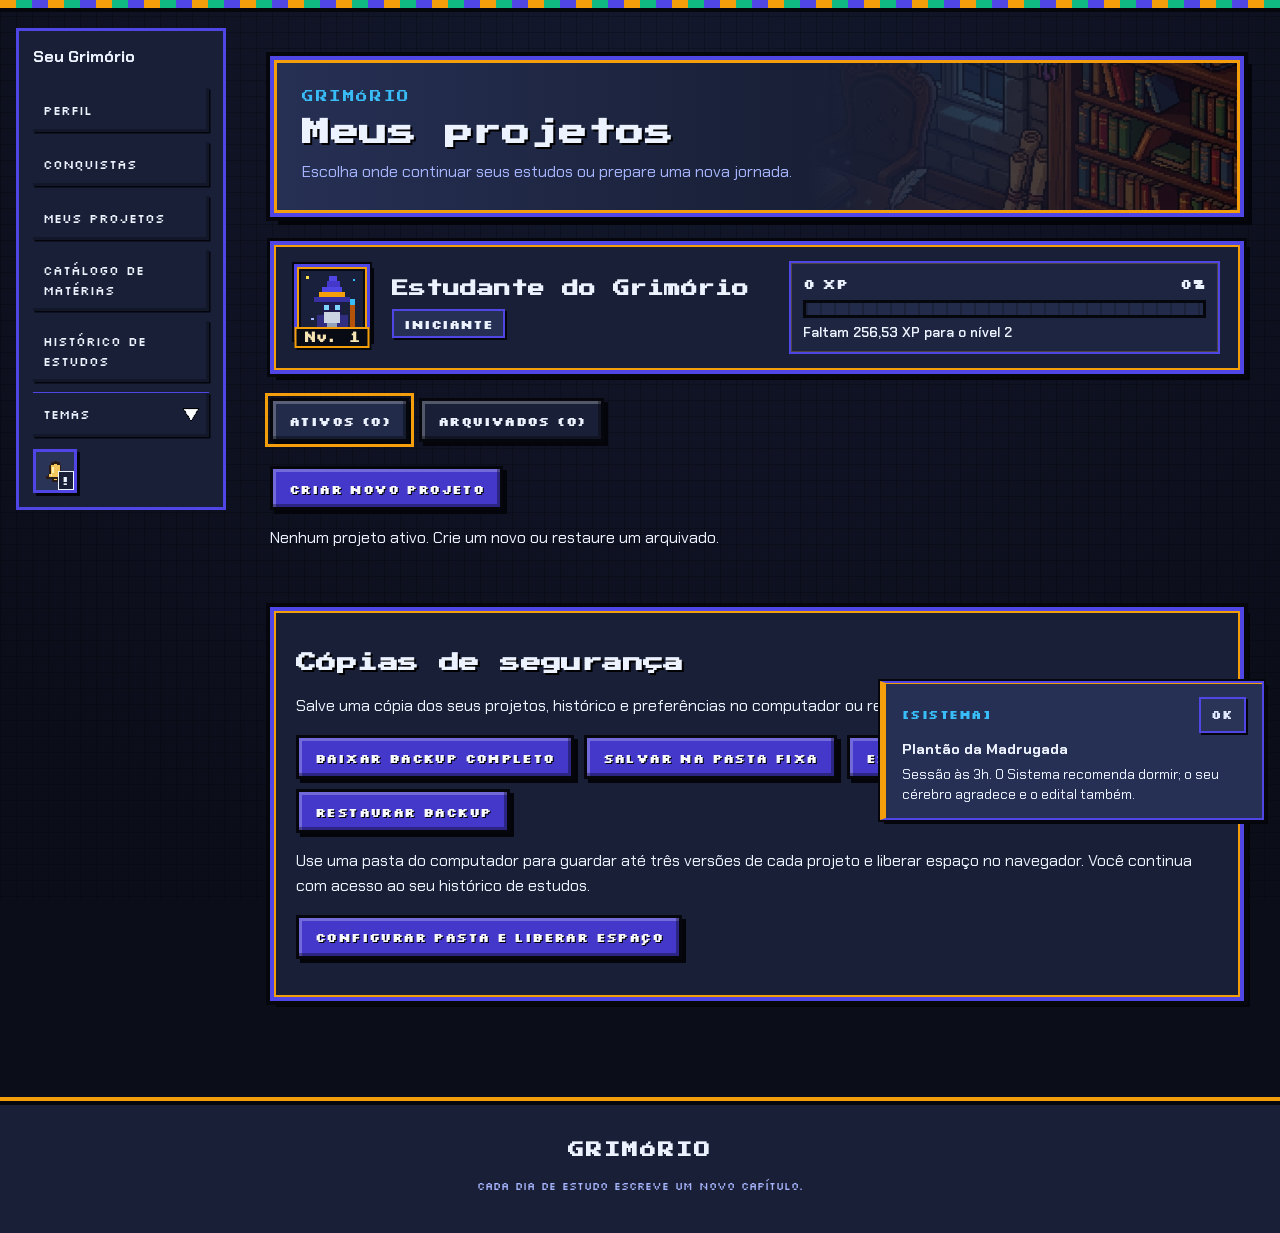
<file: pesomateria.html>
<!DOCTYPE html>
<html lang="pt-BR">
<head>
<script type="application/grimorio" src="dialogos.js?v=20261118"></script>
<script type="application/grimorio" src="icones-pixel.js?v=interface-20261118"></script>
<meta charset="UTF-8">
<script src="tema-inicial.js?v=etapa4-20261116"></script>
<script src="armazenamento-offline.js?v=interface-20261118"></script>
<script src="iniciar-offline.js?v=tema-inicial-20261102"></script>
    <script type="application/grimorio" src="praticas-progressao.js?v=praticas-ui-20261029"></script><script type="application/grimorio" src="praticas-recomendacoes.js?v=praticas-e8-20261026"></script><script type="application/grimorio" src="atividades-praticas.js?v=praticas-tipos-20261029"></script><script type="application/grimorio" src="praticas-schema.js?v=pratica-excluir-20261118"></script>
    <script type="application/grimorio" src="reagendamento-schema.js?v=r2-20261103"></script>
    <script type="application/grimorio" src="backup-local.js?v=revisoes-configuraveis-20261112"></script>
    <script type="application/grimorio" src="acessibilidade.js?v=konami-20261116"></script>
    <script type="application/grimorio" src="projetos-store.js?v=interface-20261118"></script><script type="application/grimorio" src="praticas-store.js?v=pratica-excluir-20261118"></script>
    <meta name="viewport" content="width=device-width, initial-scale=1.0">
    <link href="https://cdn.jsdelivr.net/npm/bootstrap@5.3.1/dist/css/bootstrap.min.css" rel="stylesheet" integrity="sha384-4bw+/aepP/YC94hEpVNVgiZdgIC5+VKNBQNGCHeKRQN+PtmoHDEXuppvnDJzQIu9" crossorigin="anonymous">
    <link rel="stylesheet" href="css/style.css?v=temas3-20261022">
    <link rel="stylesheet" href="css/grimorio.css?v=interface-20261118">
    <link rel="stylesheet" href="css/assets.css?v=temas3-20261022">
    <script src="https://cdn.jsdelivr.net/npm/bootstrap@5.3.1/dist/js/bootstrap.bundle.min.js" integrity="sha384-HwwvtgBNo3bZJJLYd8oVXjrBZt8cqVSpeBNS5n7C8IVInixGAoxmnlMuBnhbgrkm" crossorigin="anonymous"></script>
    <title>Planejamento de estudos</title>
<link rel="stylesheet" href="css/acessibilidade.css?v=temas3-20261022"><link rel="stylesheet" href="css/jornada-interface.css?v=acoes-cards-20261101"><link rel="stylesheet" href="css/sistema-ia.css?v=interface-20261118">
<script type="application/grimorio" src="sidebar.js?v=conquistas-20261118"></script>
<link rel="stylesheet" href="css/icones-pixel.css?v=ajuda-separada-20261102"><link rel="stylesheet" href="css/tipografia-mobile.css?v=20261118"></head>
<body class="bg-light planejamento-page">
<div class="jornada-shell"><aside class="jornada-menu" aria-label="Menu do Grimório"><details id="jornada-menu-aberto"><summary>Menu do Grimório</summary><nav aria-label="Navegação principal"><p class="jornada-menu-titulo">Seu Grimório</p><a href="home.html">Meus projetos</a><a href="perfil.html">Perfil</a><a href="conquistas.html">Conquistas</a><a href="materias.html">Catálogo de matérias</a><a href="historico.html">Histórico de estudos</a><details id="jornada-temas"><summary>Temas</summary><div id="jornada-temas-opcoes"></div></details></nav></details></aside><div class="jornada-pagina">
    <header class="container py-4">

        <div class="planejamento-intro">
        <div>
        <h1 class="h2 mb-2">Planejamento de estudos</h1>
        <p class="text-secondary mb-0">Consulte a divisão das matérias e sua meta de carga horária sempre que precisar.</p>
        </div>
        <div class="planejamento-acoes">
        <a href="home.html" class="btn btn-outline-secondary planejamento-voltar-projetos">Voltar aos projetos</a>
        <a href="agenda.html" class="btn btn-success planejamento-abrir-jornada">Abrir jornada de estudos <img class="icone-pixel" src="img/icons/seta-direita.png" alt="" aria-hidden="true" width="24" height="24"></a>
        </div>
        </div>
    </header>

    <main class="container pb-5">
        <div class="site-divisor" aria-hidden="true"></div>
        <div class="planejamento-layout">
            <aside class="planejamento-sidebar">
                <section class="projeto-resumo-card" data-projeto-resumo>
                    <p class="jornada-kicker mb-2">Projeto aberto</p>
                    <h2 class="h5 mb-3" data-projeto-nome>Carregando...</h2>
                    <dl class="projeto-resumo-lista">
                        <div><dt>Início</dt><dd data-projeto-inicio>--</dd></div>
                        <div><dt>Prova</dt><dd data-projeto-fim>--</dd></div>
                        <div><dt>Tempo restante</dt><dd data-projeto-restantes>--</dd></div>
                        <div><dt>Carga planejada</dt><dd data-projeto-carga>--</dd></div>
                    </dl>
                    <div class="d-flex justify-content-between small mb-2"><strong>Progresso geral</strong><span data-projeto-progresso-label>0%</span></div>
                    <div class="progresso-trilho mb-3"><div class="progresso-barra progresso-barra-atual" data-projeto-progresso></div></div>
                </section>
            </aside>

            <div class="planejamento-conteudo">
                <div class="alert alert-warning d-none" id="planejamento-vazio" role="alert">
                    Ainda não há matérias salvas. Edite o projeto para montar seu planejamento.
                </div>

                <section class="card border-0 shadow-sm p-3 mb-4 planejamento-grafico" aria-label="Distribuição dos pesos"><div id="grafico-pesos-planejamento" class="grafico-planejamento"></div></section>
                <section id="carga-diaria-previa" class="card border-0 shadow-sm p-3 mb-4 planejamento-grafico" aria-labelledby="carga-diaria-grafico-titulo" hidden><div id="carga-diaria-grafico" class="grafico-planejamento"></div></section>
            </div>
        </div>
    </main>

    <footer class="site-rodape">
        <img class="site-rodape-borda" src="img/assets/Divider.png" alt="" width="1786" height="236" loading="lazy">
        <p><strong>GRIMÓRIO</strong></p>
        <p><small>Cada dia de estudo escreve um novo capítulo.</small></p>
    </footer>
    <script type="application/grimorio" src="materias-store.js?v=fusao-xp-20261102"></script><script type="application/grimorio" src="identidade-store.js?v=d061-20261101"></script><script type="application/grimorio" src="historico-repository.js?v=excluir-extra-20261030"></script>
<script type="application/grimorio" src="calendario-jornada.js?v=revisoes-intervalos-20261115"></script><script type="application/grimorio" src="estudo-extra.js?v=excluir-extra-20261030"></script><script type="application/grimorio" src="distribuicao.js"></script><script type="application/grimorio" src="grafico-rosca.js?v=20261118"></script><script type="application/grimorio" src="script.js?v=interface-20261118"></script>
    <script type="application/grimorio" src="dados-inicio.js?v=carga-diaria-4-20261114"></script>
    <script type="application/grimorio" src="divisao-materia.js?v=3"></script>
    <script type="application/grimorio" src="estudo-store.js?v=carga-diaria-4-20261114"></script>
    <script type="application/grimorio" src="projeto-ui.js?v=3"></script>
    <script type="application/grimorio" src="sistema-ia-store.js?v=avisos-20261116" defer></script>
    <script type="application/grimorio" src="sistema-ia-catalogo.js?v=falas-20261120" defer></script>
    <script type="application/grimorio" src="sistema-ia-avisos.js?v=falas-20261120" defer></script>
</div></div>
</body>
</html>
</file>
<file: css/style.css>
@media (max-width: 767px) {
    #table-materias, .td, .th, .table>:not(caption)>*>* {
      font-size: 14px;
      padding: 0.2rem 0.2rem;
    }
  }
@media (max-width: 993px) {
    #btn-dom-css, #btn-seg-css,#btn-ter-css,#btn-qua-css,#btn-qui-css,#btn-sex-css,#btn-sab-css {
      font-size: 16px;
      width: 50px;
      padding: 0.4rem 0.2rem;

    }
  }
@media (max-width: 374px) {
    #btn-dom-css, #btn-seg-css,#btn-ter-css,#btn-qua-css,#btn-qui-css,#btn-sex-css,#btn-sab-css {
      font-size: 14px;
      width: 48px;
    }
  }
#table-materias-div {
    overflow-y:auto;
}

.cronometro-section {
    background: linear-gradient(135deg, #f8fbff 0%, #ffffff 55%);
}

.cronometro-display {
    padding: 1rem;
    border: 1px solid #cfe2ff;
    border-radius: 0.75rem;
    background-color: #fff;
    color: #0d6efd;
    font-family: ui-monospace, SFMono-Regular, Menlo, Monaco, Consolas, monospace;
    font-size: clamp(2.25rem, 8vw, 4.25rem);
    font-variant-numeric: tabular-nums;
    font-weight: 700;
    letter-spacing: 0.04em;
    line-height: 1;
    text-align: center;
}

.cronometro-status {
    min-height: 1.5rem;
}

#tabela-sessoes-estudo th,
#tabela-tempo-acumulado th {
    white-space: nowrap;
}

.grafico-planejamento {
    position: relative;
    width: 100%;
    max-width: 30rem;
    min-height: 20rem;
    margin-inline: auto;
}

.jornada-page {
    --jornada-ink: #182230;
    --jornada-muted: #667085;
    --jornada-surface: #ffffff;
    --jornada-line: #d0d5dd;
    --jornada-primary: #6d5dfc;
    color: var(--jornada-ink);
    background: radial-gradient(circle at 10% 0%, rgba(109, 93, 252, 0.13), transparent 28rem), #f6f7fb;
    min-height: 100vh;
}

.jornada-hero,
.jornada-panel {
    border: 1px solid rgba(208, 213, 221, 0.75);
    border-radius: 1.25rem;
    background: rgba(255, 255, 255, 0.94);
    box-shadow: 0 1rem 2.5rem rgba(16, 24, 40, 0.07);
}

.jornada-kicker {
    color: var(--jornada-primary, #6d5dfc);
    font-size: 0.75rem;
    font-weight: 800;
    letter-spacing: 0.12em;
    text-transform: uppercase;
}

.jornada-stats {
    display: grid;
    grid-template-columns: repeat(3, minmax(0, 1fr));
    gap: 0.75rem;
}

.jornada-stat {
    padding: 0.9rem;
    border: 1px solid #eaecf0;
    border-radius: 1rem;
    background: #fff;
}

.jornada-stat span {
    display: block;
    color: var(--jornada-muted);
    font-size: 0.78rem;
}

.jornada-stat strong {
    display: block;
    margin-top: 0.2rem;
    font-size: 1.2rem;
}

.progresso-comparativo {
    display: grid;
    gap: 1rem;
}

.progresso-trilho {
    height: 0.85rem;
    overflow: hidden;
    border-radius: 999px;
    background: #eaecf0;
}

.progresso-barra {
    width: 0;
    height: 100%;
    border-radius: inherit;
    transition: width 500ms ease;
}

.progresso-barra-atual {
    background: linear-gradient(90deg, #6d5dfc, #9b8afb);
}

.progresso-barra-ideal {
    background: linear-gradient(90deg, #12b76a, #6ce9a6);
}

.progresso-trilho-sobreposto {
    position: relative;
    height: 1rem;
    overflow: hidden;
}

.progresso-trilho-sobreposto .progresso-barra {
    position: absolute;
    left: 0;
    top: 0;
}

.progresso-trilho-sobreposto .progresso-barra-ideal {
    height: 100%;
    opacity: 0.72;
}

.progresso-trilho-sobreposto .progresso-barra-atual {
    top: 0.25rem;
    height: 0.5rem;
    box-shadow: 0 0 0 1px rgba(66, 48, 125, 0.22);
}

.progresso-legenda::before {
    content: "";
    display: inline-block;
    width: 0.65rem;
    height: 0.65rem;
    margin-right: 0.35rem;
    border-radius: 50%;
}

.progresso-legenda-atual::before {
    background: #6d5dfc;
}

.progresso-legenda-ideal::before {
    background: #12b76a;
}

.jornada-cards {
    display: flex;
    gap: 1.25rem;
    overflow-x: auto;
    padding: 0.5rem 0.25rem 1.5rem;
    scroll-snap-type: x proximity;
}

.dia-card {
    position: relative;
    flex: 0 0 min(23rem, 86vw);
    min-height: 28rem;
    padding: 1.25rem;
    border: 2px solid #eaecf0;
    border-radius: 1.25rem;
    background: var(--jornada-surface);
    scroll-snap-align: start;
    transition: transform 180ms ease, border-color 180ms ease, opacity 180ms ease;
}

.dia-card:not(:last-child)::after {
    content: "";
    position: absolute;
    top: 3rem;
    right: -1.4rem;
    width: 1.3rem;
    height: 0.25rem;
    background: var(--jornada-line);
}

.dia-card-atual {
    border-color: var(--jornada-primary);
    box-shadow: 0 0 0 0.25rem rgba(109, 93, 252, 0.1);
    transform: translateY(-0.2rem);
}

.dia-card-concluido {
    border-color: #75e0a7;
    background: #f0fdf6;
}

.dia-card-bloqueado {
    opacity: 0.58;
    background: #f2f4f7;
}

.dia-card-badge {
    display: inline-flex;
    padding: 0.35rem 0.65rem;
    border-radius: 999px;
    background: #f0eefe;
    color: #5145cd;
    font-size: 0.75rem;
    font-weight: 800;
}

.dia-lista {
    display: grid;
    gap: 0.6rem;
    padding: 0;
    list-style: none;
}

.dia-lista li {
    padding: 0.7rem 0.8rem;
    border: 1px solid #eaecf0;
    border-radius: 0.8rem;
    background: #fff;
}

.dia-materia-item {
    display: flex;
    align-items: center;
    justify-content: space-between;
    gap: 0.75rem;
}

.dia-materia-identificacao {
    display: grid;
    gap: 0.15rem;
    min-width: 0;
}

.dia-materia-identificacao small {
    color: #667085;
}

.dia-materia-concluida {
    border-color: #a6f4c5 !important;
    background: #ecfdf3 !important;
}

.materia-cronometro-acoes {
    display: inline-flex;
    flex: 0 0 auto;
    gap: 0.35rem;
}

.materia-cronometro-botao {
    display: inline-grid;
    place-items: center;
    width: 2rem;
    height: 2rem;
    padding: 0;
    border-radius: 50%;
    line-height: 1;
}

.registro-manual {
    padding-top: 0.8rem;
    border-top: 1px solid #eaecf0;
}

.registro-manual summary {
    color: #5145cd;
    cursor: pointer;
    font-size: 0.86rem;
}

.dia-revisoes li {
    border-color: #fedf89;
    background: #fffaeb;
}

.revisoes-grupos {
    display: grid;
    gap: 0.6rem;
}

.revisao-grupo {
    overflow: hidden;
    border: 1px solid #fedf89;
    border-radius: 0.8rem;
    background: #fffaeb;
}

.revisao-grupo summary {
    display: flex;
    align-items: center;
    justify-content: space-between;
    gap: 0.75rem;
    padding: 0.75rem 0.85rem;
    cursor: pointer;
    list-style: none;
}

.revisao-grupo summary::-webkit-details-marker {
    display: none;
}

.revisao-grupo summary::after {
    content: '▾';
    color: #b54708;
    transition: transform 0.2s ease;
}

.revisao-grupo[open] summary::after {
    transform: rotate(180deg);
}

.revisao-grupo summary span {
    margin-left: auto;
    color: #93370d;
    font-size: 0.78rem;
}

.revisao-grupo-lista {
    margin: 0;
    padding: 0 0.75rem 0.75rem 1.35rem;
}

.historico-dia-resumo > * {
    background: #f8f9fc !important;
}

.historico-dia-resumo th {
    white-space: nowrap;
}

.historico-dia-detalhe td:first-child {
    position: relative;
}

.historico-dia-detalhe td:first-child::after {
    content: '↳';
    position: absolute;
    right: 0.75rem;
    color: #98a2b3;
}


.materia-level-card {
    padding: 1rem;
    border: 1px solid #eaecf0;
    border-radius: 1rem;
    background: #fff;
}


.jornada-layout,
.planejamento-layout {
    display: grid;
    grid-template-columns: minmax(16rem, 19rem) minmax(0, 1fr);
    gap: 1.5rem;
    align-items: start;
}

.jornada-sidebar,
.planejamento-sidebar {
    position: sticky;
    top: 1rem;
    display: grid;
    gap: 1rem;
    max-height: calc(100vh - 2rem);
    overflow-y: auto;
    scrollbar-width: thin;
}

.jornada-sidebar .cronometro-card {
    order: -1;
}

.projeto-resumo-card,
.cronometro-card {
    padding: 1.15rem;
    border: 1px solid rgba(208, 213, 221, 0.8);
    border-radius: 1.1rem;
    background: rgba(255, 255, 255, 0.97);
    box-shadow: 0 0.75rem 2rem rgba(16, 24, 40, 0.06);
}

.projeto-resumo-lista {
    display: grid;
    gap: 0.65rem;
    margin-bottom: 1rem;
}

.projeto-resumo-lista div {
    display: flex;
    justify-content: space-between;
    gap: 1rem;
    padding-bottom: 0.55rem;
    border-bottom: 1px solid #eaecf0;
}

.projeto-resumo-lista dt {
    color: #667085;
    font-size: 0.78rem;
    font-weight: 600;
}

.projeto-resumo-lista dd {
    margin: 0;
    font-size: 0.82rem;
    font-weight: 700;
    text-align: right;
}

.cronometro-display-compacto {
    padding: 0.85rem 0.5rem;
    font-size: clamp(1.8rem, 3vw, 2.7rem);
}

.jornada-conteudo,
.planejamento-conteudo {
    min-width: 0;
}

@media (max-width: 991px) {
    .jornada-layout,
    .planejamento-layout {
        grid-template-columns: 1fr;
    }

    .jornada-sidebar,
    .planejamento-sidebar {
        position: static;
        grid-template-columns: repeat(auto-fit, minmax(17rem, 1fr));
        max-height: none;
        overflow: visible;
    }
}

@media (max-width: 767px) {
    .jornada-stats {
        grid-template-columns: 1fr;
    }
}
</file>
<file: css/grimorio.css>
/* ==========================================================================
   GRIMÓRIO — IDENTIDADE VISUAL PIXEL ART & RPG 16-BIT
   Temas correlatos:
   1. taverna  (Taverna & Pergaminho — RPG Clássico 16-Bit)
   2. arcano   (Santuário Arcano — Noite Astral / Dark Mage)
   3. floresta (Bosque Élfico — Druida Esmeralda & Âmbar)
   4. fliperama (gabinete arcade — ciano e magenta)
   ========================================================================== */
@import url('https://fonts.googleapis.com/css2?family=Chakra+Petch:ital,wght@0,400;0,600;0,700;1,400&family=Press+Start+2P&family=Silkscreen:wght@400;700&family=VT323&display=swap');

:root,
[data-tema-pixel="taverna"] {
    --pixel-bg-deep: #1b120c;
    --pixel-bg-pattern: #241810;
    --pixel-surface: #f3e2b8;
    --pixel-surface-alt: #e6ce96;
    --pixel-surface-elevated: #fbf0d4;
    --pixel-card-bg: #f6e7c1;
    --pixel-card-done: #d8f0dc;
    --pixel-card-locked: #d9ccb0;
    --pixel-nav-bg: #22160e;
    --pixel-nav-border: #d4a24c;
    --pixel-ink: #23150b;
    --pixel-ink-muted: #5c4128;
    --pixel-kicker: #8c3b16;
    --pixel-gold: #d4a24c;
    --pixel-gold-bright: #ffe07d;
    --pixel-bronze: #6e4720;
    --pixel-border-outer: #1f1209;
    --pixel-emerald: #1e7a56;
    --pixel-emerald-bright: #2de091;
    --pixel-crimson: #9e2a2b;
    --pixel-crimson-bright: #d94141;
    --pixel-mana: #2563eb;
    --pixel-xp: #d97706;
    --pixel-btn-bg: #1e6b4e;
    --pixel-btn-hover: #227a59;
    --pixel-btn-text: #fff8dc;
    --pixel-btn-sec-bg: #e3c888;
    --pixel-btn-sec-hover: #efd89e;
    --pixel-btn-sec-text: #26170a;
    --pixel-timer-bg: #0f241f;
    --pixel-timer-fg: #52ffa8;
    --pixel-shadow: #120a05;
    --tinta: var(--pixel-ink);
    --tinta-suave: var(--pixel-ink-muted);
    --ouro: var(--pixel-gold);
    --bronze: var(--pixel-bronze);
    --papel: var(--pixel-surface);
    --pedra: var(--pixel-emerald);
    --pergaminho: var(--pixel-surface-elevated);
    --bs-body-color: var(--pixel-ink);
    --bs-body-bg: var(--pixel-bg-deep);
    --bs-border-color: var(--pixel-bronze);
    --bs-secondary-color: var(--pixel-ink-muted);
    --font-pixel-title: 'Press Start 2P', 'Silkscreen', monospace;
    --font-pixel-ui: 'Silkscreen', 'Chakra Petch', monospace;
    --font-pixel- readout: 'VT323', monospace;
    --font-body: 'Chakra Petch', system-ui, -apple-system, sans-serif;
}

[data-tema-pixel="arcano"] {
    --pixel-bg-deep: #0b0d19;
    --pixel-bg-pattern: #13182d;
    --pixel-surface: #181f36;
    --pixel-surface-alt: #222b4a;
    --pixel-surface-elevated: #263054;
    --pixel-card-bg: #1d2540;
    --pixel-card-done: #173835;
    --pixel-card-locked: #14192b;
    --pixel-nav-bg: #090b14;
    --pixel-nav-border: #00e5ff;
    --pixel-ink: #edf2ff;
    --pixel-ink-muted: #a5b4fc;
    --pixel-kicker: #38bdf8;
    --pixel-gold: #f59e0b;
    --pixel-gold-bright: #fde047;
    --pixel-bronze: #4f46e5;
    --pixel-border-outer: #05070d;
    --pixel-emerald: #10b981;
    --pixel-emerald-bright: #34d399;
    --pixel-crimson: #be123c;
    --pixel-crimson-bright: #fb7185;
    --pixel-mana: #38bdf8;
    --pixel-xp: #c084fc;
    --pixel-btn-bg: #4338ca;
    --pixel-btn-hover: #5b21b6;
    --pixel-btn-text: #f8fafc;
    --pixel-btn-sec-bg: #293456;
    --pixel-btn-sec-hover: #36446e;
    --pixel-btn-sec-text: #e0e7ff;
    --pixel-timer-bg: #070a14;
    --pixel-timer-fg: #38bdf8;
    --pixel-shadow: #04050a;
}

[data-tema-pixel="floresta"] {
    --pixel-bg-deep: #0d1c14;
    --pixel-bg-pattern: #152b1f;
    --pixel-surface: #e8f0dc;
    --pixel-surface-alt: #d5e3c3;
    --pixel-surface-elevated: #f3f8ec;
    --pixel-card-bg: #ebf2e1;
    --pixel-card-done: #c7ebd1;
    --pixel-card-locked: #cad4c0;
    --pixel-nav-bg: #11241a;
    --pixel-nav-border: #94d82d;
    --pixel-ink: #16261b;
    --pixel-ink-muted: #3b5944;
    --pixel-kicker: #2b7a3e;
    --pixel-gold: #d9822b;
    --pixel-gold-bright: #ffd166;
    --pixel-bronze: #3b6e4c;
    --pixel-border-outer: #09140e;
    --pixel-emerald: #2b8a3e;
    --pixel-emerald-bright: #51cf66;
    --pixel-crimson: #a61e4d;
    --pixel-crimson-bright: #d6336c;
    --pixel-mana: #15aabf;
    --pixel-xp: #e67700;
    --pixel-btn-bg: #287b39;
    --pixel-btn-hover: #2e8140;
    --pixel-btn-text: #f8fff4;
    --pixel-btn-sec-bg: #cfe0ba;
    --pixel-btn-sec-hover: #deedcc;
    --pixel-btn-sec-text: #16261b;
    --pixel-timer-bg: #0c1f14;
    --pixel-timer-fg: #8ce99a;
    --pixel-shadow: #07120c;
}

[data-tema-pixel="fliperama"] {
    --pixel-bg-deep: #0b0615;
    --pixel-bg-pattern: #2a0c4e;
    --pixel-surface: #140a26;
    --pixel-surface-alt: #21103d;
    --pixel-surface-elevated: #1c0f36;
    --pixel-card-bg: #170d2e;
    --pixel-card-done: #0a2d33;
    --pixel-card-locked: #1c1528;
    --pixel-nav-bg: #0d061a;
    --pixel-nav-border: #38f6ff;
    --pixel-ink: #f8f4ff;
    --pixel-ink-muted: #d9c8f4;
    --pixel-kicker: #58f4ff;
    --pixel-gold: #ffe14d;
    --pixel-gold-bright: #fff199;
    --pixel-bronze: #a855f7;
    --pixel-border-outer: #06020c;
    --pixel-emerald: #07787b;
    --pixel-emerald-bright: #33ffe2;
    --pixel-crimson: #b0186c;
    --pixel-crimson-bright: #ff7ad1;
    --pixel-mana: #48f5ff;
    --pixel-xp: #ff5cd6;
    --pixel-arcade-magenta: #ff2ea6;
    --pixel-arcade-cyan: #00f5ff;
    --pixel-btn-bg: #a3126b;
    --pixel-btn-hover: #c41880;
    --pixel-btn-text: #ffffff;
    --pixel-btn-sec-bg: #102b52;
    --pixel-btn-sec-hover: #183d73;
    --pixel-btn-sec-text: #bcf9ff;
    --pixel-timer-bg: #050814;
    --pixel-timer-fg: #58f4ff;
    --pixel-shadow: #05020a;
    --font-pixel-title: 'Silkscreen', 'Press Start 2P', monospace;
    --font-pixel-ui: 'Silkscreen', monospace;
    --texto-destaque: var(--pixel-kicker);
    --rosca-cor-teoria: #19d68b;
}

:root[data-tema-pixel="fliperama"] body {
    background-color: var(--pixel-bg-deep);
    background-image:
        linear-gradient(rgb(0 245 255 / .085) 1px, transparent 1px),
        linear-gradient(90deg, rgb(0 245 255 / .085) 1px, transparent 1px),
        linear-gradient(rgb(255 46 166 / .06) 1px, transparent 1px),
        linear-gradient(90deg, rgb(255 46 166 / .06) 1px, transparent 1px),
        radial-gradient(ellipse at 50% -10%, rgb(0 245 255 / .14), transparent 52%),
        radial-gradient(ellipse at 85% 0%, var(--pixel-bg-pattern), var(--pixel-bg-deep) 72%);
    background-size: 32px 32px, 32px 32px, 128px 128px, 128px 128px, 100% 100%, 100% 100%;
}

:root[data-tema-pixel="fliperama"] body::before {
    height: 11px;
    background: repeating-linear-gradient(90deg,
        var(--pixel-arcade-cyan) 0 36px, var(--pixel-bg-deep) 36px 42px,
        var(--pixel-gold) 42px 78px, var(--pixel-bg-deep) 78px 84px,
        var(--pixel-arcade-magenta) 84px 120px, var(--pixel-bg-deep) 120px 126px);
    border-bottom: 2px solid var(--pixel-arcade-magenta);
    box-shadow: 0 2px 12px rgb(0 245 255 / .28);
}

body[data-tema-pixel="fliperama"][data-scanlines="on"]::after {
    background: repeating-linear-gradient(0deg, rgb(0 0 0 / .11) 0 1px, transparent 1px 3px);
}

:root[data-tema-pixel="fliperama"] body :is(h1, h2, h3) {
    text-shadow: 2px 2px 0 #700a4a, 4px 4px 0 var(--pixel-shadow);
}

@media (prefers-reduced-motion: no-preference) {
    .fliperama-transicao {
        position: fixed;
        inset: 0;
        z-index: 1051;
        pointer-events: none;
        background:
            repeating-linear-gradient(0deg, rgb(0 245 255 / .14) 0 2px, transparent 2px 6px),
            linear-gradient(115deg, var(--pixel-arcade-cyan), rgb(255 225 77 / .35) 50%, var(--pixel-arcade-magenta));
        animation: fliperama-brilho 400ms ease-out both;
    }
}

@keyframes fliperama-brilho {
    from { opacity: .24; }
    to { opacity: 0; }
}

/* Cabine Arcade Secreta — cromagem Fliperama */
:root[data-tema-pixel="fliperama"] .grimorio-nav {
    background: linear-gradient(180deg, #160a2b 0%, #0b0518 100%);
    border-color: var(--pixel-arcade-cyan);
    box-shadow:
        inset 0 0 0 2px var(--pixel-arcade-magenta),
        0 4px 0 var(--pixel-border-outer),
        0 0 18px rgb(0 245 255 / .22);
}

:root[data-tema-pixel="fliperama"] .grimorio-nav-links a[aria-current="page"] {
    background: #102b52;
    color: var(--pixel-gold);
    border-color: var(--pixel-arcade-cyan);
    box-shadow: inset 0 0 0 1px var(--pixel-gold), 2px 2px 0 var(--pixel-border-outer);
}

:root[data-tema-pixel="fliperama"] :is(.jornada-hero, .jornada-panel, .projeto-resumo-card, .cronometro-card, #lista-projetos article, .home-card-painel, dialog.perfil-dialogo, dialog.sistema-ia-dialog, dialog#pomodoro-dialog, dialog#backup-restauracao-dialog) {
    border-color: var(--pixel-arcade-cyan);
    box-shadow:
        inset 0 0 0 2px var(--pixel-border-outer),
        inset 0 0 0 4px rgb(255 46 166 / .48),
        6px 6px 0 var(--pixel-border-outer),
        0 0 22px rgb(0 245 255 / .14);
}

:root[data-tema-pixel="fliperama"] .jornada-hero,
:root[data-tema-pixel="fliperama"] .planejamento-intro,
:root[data-tema-pixel="fliperama"] main > header {
    background-image:
        linear-gradient(90deg, #1c0f36 0%, #140a26 66%, rgb(20 10 38 / .48) 100%),
        url("data:image/svg+xml,%3Csvg xmlns='http://www.w3.org/2000/svg' viewBox='0 0 360 160' shape-rendering='crispEdges'%3E%3Crect x='232' y='26' width='76' height='8' fill='%23ffe14d' fill-opacity='.34'/%3E%3Crect x='218' y='38' width='104' height='8' fill='%23ffe14d' fill-opacity='.28'/%3E%3Crect x='210' y='50' width='120' height='6' fill='%23ff2ea6' fill-opacity='.30'/%3E%3Crect x='210' y='60' width='120' height='6' fill='%23ff2ea6' fill-opacity='.26'/%3E%3Crect x='218' y='70' width='104' height='6' fill='%23ff2ea6' fill-opacity='.22'/%3E%3Crect x='176' y='96' width='20' height='64' fill='%230b0615' fill-opacity='.82'/%3E%3Crect x='200' y='74' width='26' height='86' fill='%230b0615' fill-opacity='.85'/%3E%3Crect x='206' y='80' width='4' height='4' fill='%2300f5ff' fill-opacity='.42'/%3E%3Crect x='214' y='88' width='4' height='4' fill='%23ffe14d' fill-opacity='.42'/%3E%3Crect x='230' y='58' width='32' height='102' fill='%23090412' fill-opacity='.88'/%3E%3Crect x='236' y='66' width='6' height='4' fill='%2300f5ff' fill-opacity='.42'/%3E%3Crect x='248' y='66' width='6' height='4' fill='%2300f5ff' fill-opacity='.42'/%3E%3Crect x='236' y='76' width='6' height='4' fill='%23ff2ea6' fill-opacity='.42'/%3E%3Crect x='266' y='82' width='28' height='78' fill='%230b0615' fill-opacity='.85'/%3E%3Crect x='272' y='90' width='4' height='4' fill='%23ffe14d' fill-opacity='.42'/%3E%3Crect x='298' y='64' width='30' height='96' fill='%23090412' fill-opacity='.88'/%3E%3Crect x='304' y='74' width='5' height='4' fill='%2300f5ff' fill-opacity='.42'/%3E%3Crect x='314' y='84' width='5' height='4' fill='%23ff2ea6' fill-opacity='.42'/%3E%3Crect x='332' y='90' width='22' height='70' fill='%230b0615' fill-opacity='.82'/%3E%3Crect x='170' y='118' width='190' height='2' fill='%2300f5ff' fill-opacity='.35'/%3E%3Crect x='170' y='132' width='190' height='2' fill='%23ff2ea6' fill-opacity='.32'/%3E%3Crect x='170' y='146' width='190' height='2' fill='%2300f5ff' fill-opacity='.30'/%3E%3Crect x='184' y='18' width='6' height='6' fill='%2300f5ff' fill-opacity='.38'/%3E%3Crect x='338' y='22' width='4' height='4' fill='%23ffe14d' fill-opacity='.40'/%3E%3C/svg%3E") !important;
    background-size: cover, auto 100% !important;
    background-position: center, right 12px center !important;
    background-repeat: no-repeat !important;
}

:root[data-tema-pixel="fliperama"] .jornada-hero::after {
    background-image: url("data:image/svg+xml,%3Csvg xmlns='http://www.w3.org/2000/svg' viewBox='0 0 16 16' shape-rendering='crispEdges'%3E%3Cpath fill='%23ffe14d' d='M7 1h2v2h2v2h4v2h-2v2h1v4h-3v-2H9v2H7v-2H5v2H2V9h1V7H1V5h4V3h2z'/%3E%3Cpath fill='%2300f5ff' d='M7 4h2v2h2v2H9v2H7V8H5V6h2z'/%3E%3Cpath fill='%23ff2ea6' d='M7 6h2v2H7z'/%3E%3C/svg%3E");
    opacity: .24;
    filter: drop-shadow(0 0 8px rgb(0 245 255 / .45));
}

:root[data-tema-pixel="fliperama"] .jornada-kicker {
    color: var(--pixel-kicker);
    letter-spacing: .09em;
}

:root[data-tema-pixel="fliperama"] .jornada-kicker::before {
    content: '▶ ';
    color: var(--pixel-gold);
}

:root[data-tema-pixel="fliperama"] .jornada-stat {
    background: linear-gradient(180deg, #1b0e36 0%, #0d051a 100%);
    border-color: var(--pixel-arcade-cyan);
    box-shadow: inset 0 2px 0 rgb(255 225 77 / .45), 3px 3px 0 var(--pixel-border-outer);
}

:root[data-tema-pixel="fliperama"] .jornada-stat dd,
:root[data-tema-pixel="fliperama"] .jornada-stat strong {
    color: var(--pixel-gold);
    text-shadow: 2px 2px 0 var(--pixel-border-outer);
}

:root[data-tema-pixel="fliperama"] .btn,
:root[data-tema-pixel="fliperama"] button:not(.pixel-theme-chip):not(.calendario-dia):not(.sistema-ia-sineta-btn):not(.sistema-ia-toast-fechar):not(.pomodoro-fechar):not(.perfil-ajuda-btn):not(.ajuda-btn) {
    border-color: var(--pixel-arcade-cyan);
    box-shadow:
        inset -2px -2px 0 rgb(0 0 0 / .42),
        inset 2px 2px 0 rgb(255 255 255 / .2),
        3px 3px 0 var(--pixel-border-outer);
}

:root[data-tema-pixel="fliperama"] .btn:hover:not(:disabled),
:root[data-tema-pixel="fliperama"] button:not(.pixel-theme-chip):not(.calendario-dia):not(.sistema-ia-sineta-btn):not(.sistema-ia-toast-fechar):not(.pomodoro-fechar):not(.perfil-ajuda-btn):not(.ajuda-btn):hover:not(:disabled) {
    box-shadow:
        inset -2px -2px 0 rgb(0 0 0 / .42),
        inset 2px 2px 0 rgb(255 255 255 / .28),
        0 0 12px rgb(0 245 255 / .45),
        3px 3px 0 var(--pixel-border-outer);
}

:root[data-tema-pixel="fliperama"] .cronometro-display {
    background: #050814;
    color: var(--pixel-timer-fg);
    border-color: var(--pixel-arcade-cyan);
    box-shadow:
        inset 0 0 0 2px var(--pixel-gold),
        inset 0 0 16px rgb(0 245 255 / .24),
        4px 4px 0 var(--pixel-border-outer);
    text-shadow: 0 0 10px rgb(0 245 255 / .55), 2px 2px 0 #020308;
}

:root[data-tema-pixel="fliperama"] .progresso-barra-atual,
:root[data-tema-pixel="fliperama"] progress::-webkit-progress-value {
    background: linear-gradient(90deg, #07787b 0%, #00f5ff 100%);
}

:root[data-tema-pixel="fliperama"] .progresso-barra-ideal {
    background: linear-gradient(90deg, #ff2ea6 0%, #ffe14d 100%);
}

:root[data-tema-pixel="fliperama"] [data-tema-pixel-btn="fliperama"] {
    background-color: #130b2e;
    color: var(--pixel-gold);
    border-color: var(--pixel-arcade-cyan);
    box-shadow: inset 0 0 0 1px var(--pixel-arcade-magenta), 2px 2px 0 var(--pixel-border-outer);
}

:root[data-tema-pixel="fliperama"] [data-tema-pixel-btn="fliperama"][aria-pressed="true"] {
    background-color: #a3126b;
    color: #ffffff;
    border-color: var(--pixel-gold);
    box-shadow: inset 0 0 0 1px var(--pixel-arcade-cyan), 0 0 10px rgb(255 46 166 / .5), 2px 2px 0 var(--pixel-border-outer);
}

:root[data-tema-pixel="fliperama"] .site-rodape {
    color: var(--pixel-ink);
    border-top-color: var(--pixel-arcade-cyan);
    box-shadow: 0 -2px 14px rgb(0 245 255 / .14);
}

:root[data-tema-pixel="fliperama"] .site-rodape strong {
    color: var(--pixel-gold);
    text-shadow: 2px 2px 0 var(--pixel-border-outer);
}

:root[data-tema-pixel="fliperama"] .site-rodape small {
    color: var(--pixel-ink-muted);
}


/* Pixelated image rendering globally for crisp retro sprites */
img, svg, canvas {
    image-rendering: pixelated;
    image-rendering: crisp-edges;
}

body, body.jornada-page, body.bg-light, body.criacao-page, body.calendario-page, body.perfil-page {
    color: var(--pixel-ink);
    background-color: var(--pixel-bg-deep) !important;
    background-image:
        linear-gradient(rgba(0, 0, 0, 0.22) 1px, transparent 1px),
        linear-gradient(90deg, rgba(0, 0, 0, 0.22) 1px, transparent 1px),
        radial-gradient(circle at 50% 0%, var(--pixel-bg-pattern) 0%, var(--pixel-bg-deep) 85%);
    background-size: 16px 16px, 16px 16px, 100% 100%;
    background-attachment: fixed;
    font-family: var(--font-body);
    font-size: 16px;
    line-height: 1.55;
    min-height: 100vh;
    margin: 0;
}

/* Optional CRT Scanlines Overlay when toggled */
body[data-scanlines="on"]::after {
    content: '';
    position: fixed;
    inset: 0;
    pointer-events: none;
    z-index: 9998;
    background: repeating-linear-gradient(
        0deg,
        rgba(0, 0, 0, 0.14) 0px,
        rgba(0, 0, 0, 0.14) 1px,
        transparent 1px,
        transparent 3px
    );
}

/* Top Pixel Gold/Emerald RPG Border Strip */
body::before {
    content: '';
    display: block;
    height: 8px;
    background: repeating-linear-gradient(
        90deg,
        var(--pixel-gold) 0px,
        var(--pixel-gold) 16px,
        var(--pixel-emerald) 16px,
        var(--pixel-emerald) 32px,
        var(--pixel-bronze) 32px,
        var(--pixel-bronze) 48px
    );
    border-bottom: 4px solid var(--pixel-border-outer);
}

/* Typography Hierarchy */
h1, h2, h3, .grimorio-marca, .wizard-chapter, .jornada-kicker {
    font-family: var(--font-pixel-title);
    line-height: 1.35;
    letter-spacing: 0.02em;
}

h4, h5, .btn, button, .dia-card-badge, .jornada-stat strong, summary, caption, th {
    font-family: var(--font-pixel-ui);
}

h1 {
    font-size: clamp(1.2rem, 2.2vw, 1.85rem);
    color: var(--pixel-ink);
    text-shadow: 2px 2px 0 rgba(255, 255, 255, 0.25);
}

[data-tema-pixel="arcano"] h1,
[data-tema-pixel="arcano"] h2,
[data-tema-pixel="arcano"] h3 {
    text-shadow: 2px 2px 0 #000000;
}

h2 { font-size: clamp(1rem, 1.6vw, 1.35rem); }
h3 { font-size: clamp(0.92rem, 1.3vw, 1.15rem); }

body > .container, body > header.container, body > main.container {
    max-width: 1500px;
    padding-inline: clamp(14px, 2.5vw, 40px);
}

.text-secondary, .form-text, caption, .projeto-resumo-lista dt, .dia-materia-identificacao small {
    color: var(--pixel-ink-muted) !important;
}

.text-primary, .jornada-kicker, .registro-manual summary {
    color: var(--pixel-kicker) !important;
}

.jornada-kicker {
    font-size: 0.68rem;
    letter-spacing: 0.12em;
    text-transform: uppercase;
    display: inline-flex;
    align-items: center;
    gap: 6px;
}

.jornada-kicker::before {
    content: '❖';
    color: var(--pixel-gold);
}

/* ==========================================================================
   HEADER & NAVEGAÇÃO PIXEL ART RPG
   ========================================================================== */
.grimorio-nav {
    display: flex;
    align-items: center;
    gap: 10px;
    flex-wrap: wrap;
    margin-bottom: 1.6rem;
    background: var(--pixel-nav-bg);
    border: 4px solid var(--pixel-nav-border);
    box-shadow:
        0 0 0 4px var(--pixel-border-outer),
        inset 0 0 0 2px rgba(255, 255, 255, 0.12),
        0 8px 0 var(--pixel-shadow);
    padding: 14px 18px;
    position: relative;
}

.grimorio-marca {
    display: flex;
    align-items: center;
    gap: 12px;
    margin-right: auto;
    text-decoration: none;
    color: var(--pixel-gold-bright) !important;
    font-family: var(--font-pixel-title);
    font-size: 1.05rem;
    letter-spacing: 0.06em;
    text-shadow: 2px 2px 0 #000;
}

.grimorio-marca::before {
    content: '';
    width: 44px;
    height: 44px;
    flex-shrink: 0;
    background: url('../img/selo-conhecimento.svg') center/contain no-repeat;
    filter: drop-shadow(2px 2px 0 #000);
}

.grimorio-marca small {
    display: block;
    font-family: var(--font-pixel-ui);
    font-size: 0.58rem;
    letter-spacing: 0.14em;
    color: #e2d1a0;
    margin-top: 4px;
}

/* ==========================================================================
   PAINÉIS, CARDS & MOLDURAS CHANFRADAS EM PIXEL ART
   ========================================================================== */
.jornada-hero,
.jornada-panel,
.projeto-resumo-card,
.cronometro-card,
.planejamento-page .card,
.criacao-page .container.border,
#lista-projetos article,
.home-card-painel {
    position: relative;
    border: 4px solid var(--pixel-bronze) !important;
    border-radius: 0 !important;
    background:
        linear-gradient(180deg, var(--pixel-surface-elevated) 0%, var(--pixel-surface) 100%) !important;
    background-color: var(--pixel-surface) !important;
    color: var(--pixel-ink);
    box-shadow:
        0 0 0 4px var(--pixel-border-outer),
        inset 0 0 0 3px var(--pixel-gold),
        8px 8px 0 var(--pixel-shadow) !important;
}

.jornada-hero {
    padding: 1.8rem !important;
    overflow: hidden;
    background:
        linear-gradient(95deg, var(--pixel-surface-elevated) 0%, var(--pixel-surface) 62%, rgba(212, 162, 76, 0.25) 100%) !important;
    background-color: var(--pixel-surface) !important;
}

.jornada-hero::after {
    content: '';
    position: absolute;
    right: 16px;
    bottom: 12px;
    width: 72px;
    height: 72px;
    background: url('../img/selo-conhecimento.svg') center/contain no-repeat;
    opacity: 0.18;
    pointer-events: none;
}

/* Stats Boxes (HP/MP/XP RPG Counters) */
.jornada-stats {
    display: grid;
    grid-template-columns: repeat(3, minmax(0, 1fr));
    gap: 12px;
}

.jornada-stat {
    border: 3px solid var(--pixel-bronze);
    border-radius: 0;
    background: var(--pixel-surface-alt);
    box-shadow:
        0 0 0 2px var(--pixel-border-outer),
        inset 0 2px 0 rgba(255, 255, 255, 0.35),
        4px 4px 0 var(--pixel-shadow);
    padding: 0.75rem;
}

.jornada-stat span,
.jornada-stat dt {
    display: block;
    font-family: var(--font-pixel-ui);
    font-size: 0.7rem;
    text-transform: uppercase;
    color: var(--pixel-ink-muted);
}

.jornada-stat strong,
.jornada-stat dd {
    display: block;
    font-family: 'VT323', var(--font-pixel-title);
    font-size: 1.75rem;
    line-height: 1.1;
    color: var(--pixel-emerald);
    margin-top: 4px;
}

/* ==========================================================================
   BOTÕES PIXEL ART 16-BIT (3D STEPPED PRESS)
   ========================================================================== */
.btn,
button:not(.wizard-link):not(.skip-link) {
    --bs-btn-disabled-opacity: 0.5;
    position: relative;
    display: inline-flex;
    align-items: center;
    justify-content: center;
    gap: 6px;
    min-height: 44px;
    font-family: var(--font-pixel-ui);
    font-weight: 700;
    font-size: 0.82rem;
    letter-spacing: 0.03em;
    text-transform: uppercase;
    color: var(--pixel-btn-text) !important;
    background: var(--pixel-btn-bg) !important;
    border: 3px solid var(--pixel-border-outer) !important;
    border-radius: 0 !important;
    border-image: none !important;
    padding: 0.55rem 1rem;
    box-shadow:
        inset -3px -3px 0 rgba(0, 0, 0, 0.35),
        inset 3px 3px 0 rgba(255, 255, 255, 0.25),
        4px 4px 0 var(--pixel-shadow) !important;
    text-shadow: 1px 1px 0 #000 !important;
    cursor: pointer;
    text-decoration: none;
    transition: transform 0.08s steps(2), background-color 0.08s steps(2);
}

.btn:hover:not(:disabled):not(.disabled),
button:hover:not(:disabled):not(.wizard-link) {
    background: var(--pixel-btn-hover) !important;
    transform: translate(-1px, -1px);
    box-shadow:
        inset -3px -3px 0 rgba(0, 0, 0, 0.35),
        inset 3px 3px 0 rgba(255, 255, 255, 0.35),
        5px 5px 0 var(--pixel-shadow) !important;
}

.btn:active:not(:disabled):not(.disabled),
button:active:not(:disabled):not(.wizard-link),
.btn-check:checked + .btn {
    transform: translate(3px, 3px);
    box-shadow:
        inset 3px 3px 0 rgba(0, 0, 0, 0.45),
        1px 1px 0 var(--pixel-shadow) !important;
}

.btn.btn-outline-secondary,
.btn.btn-outline-primary,
.home-filtros button[aria-pressed="false"] {
    color: var(--pixel-btn-sec-text) !important;
    background: var(--pixel-btn-sec-bg) !important;
    text-shadow: none !important;
}

.btn.btn-outline-secondary:hover:not(:disabled),
.btn.btn-outline-primary:hover:not(:disabled) {
    background: var(--pixel-btn-sec-hover) !important;
    color: var(--pixel-btn-sec-text) !important;
}

.btn.btn-danger,
.btn.btn-outline-danger,
button.acao-perigosa {
    color: #fff8e7 !important;
    background: var(--pixel-crimson) !important;
    text-shadow: 1px 1px 0 #000 !important;
}

.btn.btn-danger:hover:not(:disabled),
.btn.btn-outline-danger:hover:not(:disabled),
button.acao-perigosa:hover:not(:disabled) {
    background: var(--pixel-crimson-bright) !important;
}

.btn:disabled,
.btn.disabled,
button:disabled {
    opacity: 0.5 !important;
    filter: grayscale(0.7);
    cursor: not-allowed;
    box-shadow: none !important;
    transform: none !important;
}

/* ==========================================================================
   CRONÔMETRO ARCANO 8-BIT / 16-BIT
   ========================================================================== */
.cronometro-display {
    font-family: 'VT323', monospace !important;
    font-size: clamp(2.4rem, 4.5vw, 3.3rem) !important;
    letter-spacing: 0.08em;
    color: var(--pixel-timer-fg) !important;
    background: var(--pixel-timer-bg) !important;
    border: 4px solid var(--pixel-gold) !important;
    border-radius: 0 !important;
    box-shadow:
        0 0 0 3px var(--pixel-border-outer),
        inset 0 0 18px rgba(0, 0, 0, 0.85) !important;
    text-shadow: 0 0 10px var(--pixel-timer-fg);
    padding: 0.7rem 0.5rem !important;
    text-align: center;
}

/* ==========================================================================
   BARRAS DE PROGRESSO ESTILO HP / MANA / XP SEGMENTADAS
   ========================================================================== */
.progresso-trilho,
.relatorios-trilho {
    height: 18px !important;
    border: 3px solid var(--pixel-border-outer) !important;
    border-radius: 0 !important;
    background:
        repeating-linear-gradient(
            90deg,
            rgba(0, 0, 0, 0.18) 0px,
            rgba(0, 0, 0, 0.18) 2px,
            transparent 2px,
            transparent 16px
        ),
        var(--pixel-surface-alt) !important;
    box-shadow: inset 0 2px 4px rgba(0, 0, 0, 0.35) !important;
    overflow: hidden;
}

.progresso-barra-atual,
.jornada-preenchimento,
.relatorios-trilho .relatorios-estudo,
.relatorios-trilho .relatorios-cumprido {
    background:
        repeating-linear-gradient(
            90deg,
            transparent 0px,
            transparent 12px,
            rgba(0, 0, 0, 0.22) 12px,
            rgba(0, 0, 0, 0.22) 14px
        ),
        linear-gradient(180deg, var(--pixel-emerald-bright), var(--pixel-emerald)) !important;
    border-radius: 0 !important;
}

.progresso-barra-ideal {
    background:
        repeating-linear-gradient(
            90deg,
            transparent 0px,
            transparent 12px,
            rgba(0, 0, 0, 0.2) 12px,
            rgba(0, 0, 0, 0.2) 14px
        ),
        linear-gradient(180deg, var(--pixel-gold-bright), var(--pixel-gold)) !important;
    border-radius: 0 !important;
}

.progresso-legenda::before {
    border: 1px solid var(--pixel-border-outer);
    vertical-align: middle;
}

.progresso-legenda-atual::before {
    background: linear-gradient(180deg, var(--pixel-emerald-bright), var(--pixel-emerald)) !important;
}

.progresso-legenda-ideal::before {
    background: linear-gradient(180deg, var(--pixel-gold-bright), var(--pixel-gold)) !important;
}

progress {
    appearance: none;
    -webkit-appearance: none;
    width: 100%;
    height: 14px;
    border: 2px solid var(--pixel-border-outer);
    border-radius: 0 !important;
    background: var(--pixel-surface-alt);
}

progress::-webkit-progress-bar {
    background: var(--pixel-surface-alt);
}

progress::-webkit-progress-value {
    background:
        repeating-linear-gradient(
            90deg,
            transparent 0px,
            transparent 8px,
            rgba(0, 0, 0, 0.25) 8px,
            rgba(0, 0, 0, 0.25) 10px
        ),
        var(--pixel-emerald);
}

progress::-moz-progress-bar {
    background: var(--pixel-emerald);
}

/* ==========================================================================
   INPUTS, SELECTS E TABELAS RPG
   ========================================================================== */
.form-control, .form-select, input:not([type="checkbox"]):not([type="radio"]):not([type="range"]), select, textarea {
    color: var(--pixel-ink) !important;
    background-color: var(--pixel-surface-elevated) !important;
    border: 3px solid var(--pixel-bronze) !important;
    border-radius: 0 !important;
    box-shadow: inset 2px 2px 0 rgba(0, 0, 0, 0.15) !important;
    font-family: var(--font-body);
}

.form-control:focus, .form-select:focus, input:focus, select:focus, textarea:focus {
    border-color: var(--pixel-emerald) !important;
    outline: 3px solid var(--pixel-gold) !important;
    outline-offset: 2px;
}

.table, .historico-tabela, #table-materias {
    --bs-table-color: var(--pixel-ink);
    --bs-table-bg: transparent;
    --bs-table-border-color: var(--pixel-bronze);
    --bs-table-striped-bg: rgba(212, 162, 76, 0.12);
    --bs-table-hover-bg: rgba(212, 162, 76, 0.24);
    color: var(--pixel-ink) !important;
    border: 3px solid var(--pixel-bronze) !important;
}

.table-light, thead {
    --bs-table-bg: var(--pixel-surface-alt);
    --bs-table-color: var(--pixel-ink);
    background: var(--pixel-surface-alt) !important;
    border-bottom: 3px solid var(--pixel-bronze) !important;
}

/* ==========================================================================
   BARRA DE TEMA PIXEL ART (TEMA-PIXEL.JS)
   ========================================================================== */
.pixel-theme-bar {
    display: flex;
    align-items: center;
    justify-content: flex-end;
    flex-wrap: wrap;
    gap: 8px;
    padding: 6px 14px;
    background: var(--pixel-border-outer);
    border-bottom: 3px solid var(--pixel-gold);
    font-family: var(--font-pixel-ui);
    font-size: 0.72rem;
    color: #f8e7b5;
}

.pixel-theme-bar span.pixel-theme-label {
    margin-right: 4px;
    color: var(--pixel-gold-bright);
    letter-spacing: 0.08em;
    text-transform: uppercase;
}

.pixel-theme-chip {
    min-height: 32px !important;
    padding: 4px 10px !important;
    font-size: 0.7rem !important;
    background: #2b2118 !important;
    color: #f3e2b8 !important;
    border: 2px solid var(--pixel-gold) !important;
    box-shadow: 2px 2px 0 #000 !important;
    text-shadow: none !important;
}

.pixel-theme-chip[aria-pressed="true"] {
    background: var(--pixel-gold) !important;
    color: #1a110b !important;
    text-shadow: none !important;
    font-weight: 700;
}

/* Layout Grids */
.jornada-layout, .planejamento-layout {
    display: grid;
    grid-template-columns: 280px minmax(0, 1fr);
    gap: 1.6rem;
    align-items: start;
}

@media (max-width: 991px) {
    .jornada-layout, .planejamento-layout {
        grid-template-columns: 1fr;
    }
}

/* Textos diretamente sobre os fundos escuros da Taverna e do Bosque. */
:is([data-tema-pixel="taverna"], [data-tema-pixel="floresta"]) .wizard-intro h1,
:is([data-tema-pixel="taverna"], [data-tema-pixel="floresta"]) .jornada-conteudo > section > label,
:is([data-tema-pixel="taverna"], [data-tema-pixel="floresta"]) .jornada-conteudo > section > .cartas-ajuda,
:is([data-tema-pixel="taverna"], [data-tema-pixel="floresta"]) .jornada-conteudo > section > div > .text-secondary {
    color: #fff !important;
}
#backup-restauracao-dialog {
    width: min(32rem, calc(100% - 2rem));
    padding: 1.25rem;
    color: var(--texto-comum);
    background: var(--pixel-surface);
    border: 2px solid var(--pixel-bronze);
}

#backup-restauracao-dialog::backdrop { background: rgb(0 0 0 / .65); }
#backup-restauracao-dialog h2 { color: var(--texto-destaque); }
#backup-restauracao-dialog [data-arquivo] { overflow-wrap: anywhere; }
#backup-restauracao-dialog input {
    display: block;
    max-width: 100%;
    color: var(--texto-comum);
    background: var(--pixel-surface);
    border: 1px solid var(--pixel-bronze);
}

.backup-restauracao-acoes {
    display: flex;
    flex-wrap: wrap;
    gap: .5rem;
    justify-content: flex-end;
}

#backup-restauracao-dialog button {
    min-height: 44px;
    color: var(--texto-comum);
    background: var(--pixel-surface);
    border: 2px solid var(--pixel-bronze);
    padding: .35rem .75rem;
}

#backup-restauracao-dialog button:enabled:hover,
#backup-restauracao-dialog :focus-visible {
    outline: 2px solid var(--texto-destaque);
    outline-offset: 2px;
}

/* Gráfico de rosca SVG compartilhado (Etapa 4 do Wizard e pesomateria.html) */
.rosca-grafico {
    display: grid;
    gap: 18px;
    padding: 20px;
    border: 2px solid var(--pixel-bronze);
    background: var(--pixel-surface-alt);
    color: var(--texto-comum, var(--pixel-ink));
    box-shadow:
        inset 0 0 0 2px color-mix(in srgb, var(--pixel-gold) 32%, transparent),
        4px 4px 0 rgb(0 0 0 / .22);
}
.rosca-cabecalho { display: grid; gap: 4px; }
.rosca-titulo {
    margin: 0;
    font-size: 1.05rem;
    font-weight: 700;
    color: var(--texto-destaque, var(--pixel-ink));
    text-shadow: none !important;
}
.rosca-subtitulo { margin: 0; font-size: .88rem; color: var(--texto-secundario, var(--pixel-ink-muted)); }
.rosca-vazio { margin: 0; color: var(--texto-secundario, var(--pixel-ink-muted)); }
.rosca-corpo {
    display: grid;
    grid-template-columns: minmax(180px, 220px) minmax(0, 1fr);
    gap: 24px;
    align-items: center;
}
.rosca-visual {
    position: relative;
    width: 220px;
    height: 220px;
    max-width: 100%;
    justify-self: center;
    display: grid;
    place-items: center;
}
.rosca-svg { display: block; width: 100%; height: auto; overflow: visible; }
.rosca-anel-guia { fill: none; stroke: var(--pixel-bronze); stroke-width: 1; opacity: .45; }
.rosca-trilha { fill: none; stroke: var(--pixel-surface); stroke-width: 26; }
.rosca-segmento {
    fill: none;
    stroke-width: 26;
    cursor: pointer;
    transition: stroke-width .18s ease, opacity .18s ease;
}
.rosca-svg.tem-foco .rosca-segmento:not(.ativo) { opacity: .6; }
.rosca-segmento.ativo { stroke-width: 30; }
.rosca-centro {
    position: absolute;
    inset: 0;
    margin: auto;
    width: 112px;
    height: 112px;
    border-radius: 50%;
    display: flex;
    flex-direction: column;
    align-items: center;
    justify-content: center;
    text-align: center;
    padding: 10px;
    pointer-events: none;
    background: var(--pixel-surface);
    box-shadow: inset 0 0 0 1px color-mix(in srgb, var(--pixel-bronze) 40%, transparent);
}
.rosca-centro-rotulo {
    font-size: .72rem;
    line-height: 1.25;
    color: var(--texto-secundario, var(--pixel-ink-muted));
    max-width: 100%;
    overflow-wrap: anywhere;
    display: -webkit-box;
    -webkit-line-clamp: 2;
    -webkit-box-orient: vertical;
    overflow: hidden;
}
.rosca-centro-valor {
    font-size: 1rem;
    line-height: 1.2;
    color: var(--texto-destaque, var(--pixel-ink));
    font-variant-numeric: tabular-nums;
    margin-top: 2px;
}
.rosca-legenda { list-style: none; margin: 0; padding: 0; display: grid; gap: 10px; min-width: 0; }
.rosca-legenda-item {
    display: flex;
    align-items: center;
    gap: 12px;
    padding: 10px 12px;
    border: 1px solid var(--pixel-bronze);
    background: var(--pixel-surface);
    color: var(--texto-comum, var(--pixel-ink));
    transition: border-color .16s ease, background-color .16s ease;
}
.rosca-legenda-item.ativo,
.rosca-legenda-item:hover {
    background: var(--pixel-surface-elevated);
    border-color: var(--pixel-gold);
}
.rosca-cor {
    flex: none;
    width: 14px;
    height: 14px;
    border: 2px solid var(--pixel-border-outer);
}
.rosca-info { min-width: 0; flex: 1; display: grid; gap: 2px; }
.rosca-topo {
    display: flex;
    flex-wrap: wrap;
    align-items: baseline;
    justify-content: space-between;
    gap: 4px 12px;
}
.rosca-nome { font-size: .92rem; color: var(--texto-comum, var(--pixel-ink)); overflow-wrap: anywhere; }
.rosca-valor {
    font-size: .92rem;
    font-weight: 700;
    color: var(--texto-destaque, var(--pixel-ink));
    font-variant-numeric: tabular-nums;
    white-space: nowrap;
}
.rosca-pct { font-weight: 600; color: var(--texto-secundario, var(--pixel-ink-muted)); }
.rosca-subtexto { font-size: .8rem; color: var(--texto-secundario, var(--pixel-ink-muted)); }
.planejamento-page .grafico-planejamento { max-width: none; min-height: 0; }
.planejamento-page .rosca-grafico { border: 0; padding: 4px; background: transparent; box-shadow: none; }
.planejamento-page .rosca-trilha { stroke: var(--pixel-surface-alt); }
.planejamento-page .rosca-centro,
.planejamento-page .rosca-legenda-item { background: var(--pixel-surface-alt); }
.planejamento-page .rosca-legenda-item.ativo,
.planejamento-page .rosca-legenda-item:hover { background: var(--pixel-surface-elevated); }
@media (max-width: 680px) {
    .rosca-grafico { padding: 14px; }
    .rosca-corpo { grid-template-columns: minmax(0, 1fr); gap: 18px; }
    .rosca-visual { width: 196px; height: 196px; }
    .rosca-centro { width: 100px; height: 100px; }
}
@media (prefers-reduced-motion: reduce) {
    .rosca-segmento, .rosca-legenda-item { transition: none; }
}

/* Diálogos de confirmação compartilhados usam os papéis semânticos do tema. */
dialog.dialogo-site { width: min(32rem, calc(100vw - 24px)); max-height: calc(100dvh - 24px); box-sizing: border-box; overflow: auto; padding: 24px; border: 3px solid var(--pixel-bronze); background: var(--pixel-surface); color: var(--texto-comum, var(--pixel-ink)); }
dialog.dialogo-site::backdrop { background: rgb(0 0 0 / .65); }
dialog.dialogo-site h2 { color: var(--texto-destaque, var(--pixel-ink)) !important; text-shadow: none !important; }
dialog.dialogo-site p { color: var(--texto-comum, var(--pixel-ink)) !important; white-space: pre-line; overflow-wrap: anywhere; }
.dialogo-site-erro:empty { display: none; }
.dialogo-site-acoes { display: flex; gap: 12px; flex-wrap: wrap; justify-content: flex-end; }
html body dialog.dialogo-site.dialogo-site.dialogo-site button { min-height: 44px; padding: 10px 14px; color: var(--texto-comum, var(--pixel-ink)) !important; background: var(--pixel-surface) !important; border: 2px solid var(--pixel-bronze) !important; text-shadow: none !important; white-space: normal; }
html body dialog.dialogo-site.dialogo-site.dialogo-site button:is(:hover,:focus-visible) { color: var(--texto-comum, var(--pixel-ink)) !important; background: var(--pixel-surface-alt) !important; }
</file>
<file: css/assets.css>
/* ==========================================================================
   ASSETS EM PIXEL ART 16-BIT (BANNERS, DIVISORES, CARTAS E RODAPÉ)
   ========================================================================== */
.jornada-hero {
    background-image:
        linear-gradient(90deg, var(--pixel-surface-elevated) 0%, var(--pixel-surface) 58%, rgba(24, 16, 10, 0.35) 100%),
        url('../img/assets/pixel-hero-library.jpg') !important;
    background-size: cover !important;
    background-position: center right !important;
}

.planejamento-intro {
    padding: 24px;
    border: 4px solid var(--pixel-bronze);
    background:
        linear-gradient(90deg, var(--pixel-surface-elevated) 0%, var(--pixel-surface) 60%, rgba(24, 16, 10, 0.4) 100%),
        url('../img/assets/pixel-hero-map.jpg') center right / cover no-repeat;
    box-shadow:
        0 0 0 4px var(--pixel-border-outer),
        inset 0 0 0 3px var(--pixel-gold),
        8px 8px 0 var(--pixel-shadow);
}

.planejamento-acoes {
    display: flex;
    flex-wrap: wrap;
    align-items: center;
    gap: 12px;
    margin-top: 14px;
}

.site-divisor {
    width: 100%;
    height: 24px;
    margin: 22px auto;
    background: url('../img/assets/pixel-divider.svg') center / min(100%, 480px) 20px no-repeat;
    border: 0;
    pointer-events: none;
}

.site-rodape {
    position: relative;
    margin-top: 40px;
    padding: 24px 16px 32px;
    text-align: center;
    color: #f7e4b2;
    background: var(--pixel-nav-bg);
    border-top: 4px solid var(--pixel-gold);
    box-shadow: inset 0 4px 0 var(--pixel-border-outer);
}

.site-rodape-borda {
    display: none !important;
}

.site-rodape strong {
    font-family: var(--font-pixel-title);
    font-size: 1rem;
    color: var(--pixel-gold-bright);
    letter-spacing: 0.12em;
}

.site-rodape small {
    font-family: var(--font-pixel-ui);
    color: #d8c394;
}

/* Botões de navegação de cartas em Pixel Art */
.btn[data-carta-passo] {
    width: 46px;
    height: 46px;
    padding: 0;
    font-family: var(--font-pixel-title);
    font-size: 1rem;
    color: var(--pixel-btn-text) !important;
    background: var(--pixel-btn-bg) !important;
}
</file>
<file: css/wizard.css>
/* Ajustes locais: reaproveita papel, tinta, tipografia e assets do Grimório. */
.criacao-page { margin: 0; }
.criacao-page *, .criacao-page *::before, .criacao-page *::after { box-sizing: border-box; }
.wizard-paper .form-control { display: block; width: 100%; min-width: 0; padding: 10px 12px; font: inherit; }
.wizard-paper .form-range { width: 100%; accent-color: var(--pedra); }
.criacao-page a.disabled { pointer-events: none; }
.criacao-page > header { padding: 0; }
.criacao-page .grimorio-nav { width: 100%; margin: 0; background-clip: border-box; }
.wizard-shell { width: min(1100px, calc(100% - 32px)); margin: 32px auto 48px; }
.wizard-intro { text-align: center; margin-bottom: 28px; }
.wizard-intro h1 { font-size: clamp(1.8rem, 4vw, 2.7rem); }
.wizard-steps { display: grid; grid-template-columns: repeat(4, minmax(0, 1fr)); margin-bottom: 22px; gap: 8px; }
.wizard-steps button { display: flex; align-items: center; justify-content: center; gap: 10px; min-height: 48px; padding: 8px; border: 0; border-bottom: 2px solid #96734466; color: var(--tinta-suave); background: transparent; font-family: Georgia, serif; }
.wizard-steps span { display: grid; place-items: center; width: 28px; height: 28px; border: 1px solid #987849; border-radius: 50%; flex-shrink: 0; }
.wizard-steps [aria-current] { color: #702d24; border-bottom: 3px solid #702d24; font-weight: bold; }
.wizard-steps [aria-current] span { background: #702d24; color: #ffe4ac; border-color: #702d24; }
.wizard-steps .concluida { color: var(--pedra); border-color: var(--pedra); }
.wizard-steps .concluida span { background: var(--pedra); color: #fff0c4; }
.wizard-steps :disabled { opacity: .65; }
.criacao-page .wizard-paper { width: 100%; padding: clamp(20px, 4vw, 44px); }
.wizard-paper [hidden] { display: none !important; }
.wizard-paper h2 { font-size: clamp(1.5rem, 3vw, 2rem); margin-bottom: 12px; }
.wizard-chapter { color: var(--tinta-suave); font-size: .75rem; letter-spacing: .08em; text-transform: uppercase; margin-bottom: 8px; }
.wizard-paper section > p:not(.wizard-chapter) { color: var(--tinta-suave); margin-bottom: 28px; }
.wizard-paper label { font-size: .9rem; }
.wizard-paper label > .form-control { margin-top: 8px; }
.project-fields { display: grid; grid-template-columns: 1fr 1fr; gap: 24px; max-width: 760px; }
.project-name { grid-column: 1 / -1; }
.routine-layout { display: grid; grid-template-columns: minmax(0, 1.9fr) minmax(230px, .72fr); gap: 36px; align-items: start; }
.wizard-paper fieldset { min-width: 0; border: 0; margin: 0; padding: 0; }
.wizard-paper legend { font-size: .95rem; margin-bottom: 14px; }
.all-days { display: flex; align-items: center; gap: 8px; margin-bottom: 18px; min-height: 28px; }
.wizard-paper input[type=checkbox], .wizard-paper input[type=radio] { accent-color: #702d24; }
.weekdays { display: grid; grid-template-columns: repeat(7, minmax(0, 1fr)); gap: 6px; }
.choice { position: relative; min-width: 0; cursor: pointer; }
.choice input { position: absolute; opacity: 0; width: 100%; height: 100%; margin: 0; cursor: pointer; }
.choice span { display: grid; place-items: center; min-height: 46px; border: 1px solid #987849; border-radius: 4px; background: #e2cca177; font-family: Georgia, serif; }
.choice input:checked + span { color: #fff0c4; background: #702d24; border-color: #702d24; }
.choice input:focus-visible + span { outline: 3px solid #1c706b; outline-offset: 3px; }
.routine-values { display: grid; gap: 26px; }
#horas-por-dia { width: 155px; max-width: 100%; }

.wizard-paper #wizard-revisoes {
    margin-top: 24px;
    padding-top: 18px;
    border-top: 2px solid var(--pixel-bronze);
    color: var(--texto-comum);
}
#wizard-revisoes > legend { float: none; display: block; width: 100%; }
.wizard-revisoes-carga { display: grid; gap: 4px; padding-top: 8px; border-top: 1px dashed var(--pixel-bronze); }
.wizard-revisoes-opcoes .wizard-revisoes-carga label { display: inline-flex; align-items: center; gap: 8px; min-height: 44px; width: fit-content; cursor: pointer; }
.wizard-revisoes-carga input[type=checkbox] { flex: none; width: 1.15rem; height: 1.15rem; accent-color: var(--pixel-btn-bg); cursor: pointer; }
#contar-revisoes-na-carga-ajuda { color: var(--texto-secundario); font-size: .85rem; }
.wizard-revisoes-titulo { display: inline-flex; align-items: center; flex-wrap: wrap; gap: 8px; color: var(--texto-destaque); font-weight: 700; }
.criacao-page .wizard-paper button.info-contextual { flex: 0 0 22px; transform: none; }
.criacao-page .wizard-paper button.info-contextual:is(:hover, :focus-visible) {
    background: var(--pixel-btn-hover) !important;
    color: var(--pixel-btn-text) !important;
}
.criacao-page .ajuda-contextual { max-height: calc(100dvh - 16px); overflow-y: auto; }
.criacao-page .ajuda-contextual p { margin: 0 0 .6rem; color: var(--texto-comum); }
.criacao-page .ajuda-contextual p:last-child { margin-bottom: 0; }
.criacao-page .ajuda-contextual strong { color: var(--texto-destaque); }
.wizard-revisoes-escolha { clear: both; display: flex; gap: 16px; }
.wizard-revisoes-escolha label { display: inline-flex; align-items: center; gap: 8px; min-height: 44px; padding-inline: 6px; cursor: pointer; }
.wizard-revisoes-escolha input { accent-color: var(--pixel-btn-bg); }
.wizard-revisoes-opcoes { display: grid; gap: 16px; margin-top: 12px; }
.wizard-revisoes-opcoes h3 { font-size: 1rem; margin: 0 0 8px; color: var(--texto-destaque); }
.wizard-revisoes-opcoes p { color: var(--texto-secundario); margin: 0 0 8px; }
.wizard-revisoes-opcoes label { display: grid; gap: 6px; min-width: 0; }
.wizard-revisoes-opcoes select { min-height: 44px; min-width: 0; }
.wizard-revisoes-opcoes > label { width: min(100%, 16rem); }
.wizard-revisoes-intervalos { display: grid; grid-template-columns: repeat(auto-fit, minmax(230px, 1fr)); gap: 6px 18px; margin: 10px 0 4px; }
.wizard-revisoes-opcoes .wizard-revisoes-intervalos label { display: inline-flex; align-items: center; gap: 8px; min-height: 44px; color: var(--texto-comum); cursor: pointer; }
.wizard-revisoes-intervalos input[type=checkbox] { flex: none; width: 1.15rem; height: 1.15rem; accent-color: var(--pixel-btn-bg); cursor: pointer; }
#revisoes-aviso { margin: 8px 0 0; color: var(--texto-destaque); font-weight: 600; }
#revisoes-selecionadas, #revisoes-previa { list-style: none; margin: 0 0 8px; padding: 0; display: flex; gap: 8px; flex-wrap: wrap; }
#revisoes-selecionadas:empty { display: none; }
#revisoes-selecionadas li, #revisoes-previa li { background: var(--pixel-surface-alt); color: var(--texto-comum); border: 1px solid var(--pixel-bronze); }
#revisoes-selecionadas li { display: inline-flex; align-items: center; gap: 6px; max-width: 100%; padding-left: 8px; overflow-wrap: anywhere; }
#revisoes-selecionadas button { flex: none; color: var(--texto-comum) !important; background: transparent !important; border: 0 !important; box-shadow: none !important; text-shadow: none !important; transform: none; padding: 6px; font: inherit; text-decoration: underline; text-transform: none; white-space: nowrap; }
#revisoes-selecionadas button:hover { background: var(--pixel-surface-elevated) !important; }
#revisoes-previa li { padding: 4px 8px; }
#revisoes-previa { display: grid; justify-items: start; }
#wizard-revisoes :is(button, input):focus-visible,
.praticas-cadastro .form-check-input:focus-visible { outline: 2px solid var(--pixel-ink) !important; outline-offset: 2px; }

.subject-count { display: grid; grid-template-columns: repeat(4, 44px); gap: 8px; }
.subject-fields { display: grid; grid-template-columns: minmax(160px, 1fr) minmax(112px, .55fr) minmax(92px, .45fr) minmax(150px, .7fr) auto; gap: 16px; align-items: start; }
.subject-fields label, .campo-com-ajuda { min-width: 0; }
.campo-com-ajuda > .form-control, .campo-com-ajuda > .form-range { margin-top: 8px; }
.campo-rotulo-ajuda { display: inline-flex; align-items: center; gap: 6px; min-height: 22px; }
.campo-rotulo-ajuda label { margin: 0; line-height: 1.2; }
.campo-adicionar { align-self: start; margin-top: 30px; }
.wizard-grimorio-acoes {
    display: flex;
    flex-wrap: wrap;
    align-items: stretch;
    gap: 14px;
    margin: 16px 0 20px;
}

.btn-livro-materias {
    display: inline-flex;
    align-items: center;
    gap: 12px;
    text-align: left;
    padding: 10px 18px !important;
    min-height: 54px;
    text-shadow: none !important;
}

.btn-livro-materias * {
    text-shadow: none !important;
}

.icone-livro-pixel {
    flex-shrink: 0;
    width: 32px;
    height: 28px;
    filter: drop-shadow(2px 2px 0 rgba(0, 0, 0, 0.5));
}

.livro-botao-textos {
    display: flex;
    flex-direction: column;
    gap: 2px;
    line-height: 1.2;
}

.livro-botao-textos strong {
    font-family: var(--font-pixel-title);
    font-size: 0.82rem;
}

.livro-botao-textos small {
    font-family: var(--font-body);
    font-size: 0.76rem;
    text-transform: none;
    opacity: 0.95;
}

.materia-vinculo-banner {
    display: flex;
    flex-wrap: wrap;
    align-items: center;
    justify-content: space-between;
    gap: 12px;
    padding: 12px 16px;
    margin-bottom: 18px;
    border: 3px solid var(--pixel-emerald);
    background: var(--pixel-card-done);
    color: var(--pixel-ink);
    box-shadow: 4px 4px 0 var(--pixel-shadow);
    font-weight: 600;
}

/* Modal Livro Aberto de Matérias */
.livro-aberto-dialog {
    --livro-padding: clamp(14px, 2.5vw, 24px);
    box-sizing: border-box;
    width: min(920px, calc(100vw - 24px));
    max-width: 100%;
    max-height: calc(100vh - 24px);
    overflow-y: auto;
    overscroll-behavior: contain;
    padding: 0 !important;
    border: 6px solid var(--pixel-bronze);
    border-radius: 0;
    background: var(--pixel-bg-deep);
    color: var(--pixel-ink);
    box-shadow:
        0 0 0 4px var(--pixel-border-outer),
        12px 12px 0 rgba(0, 0, 0, 0.85);
}

.livro-aberto-dialog:has(.pixel-fechar) {
    padding-top: 0 !important;
}

.livro-aberto-dialog::backdrop {
    background: rgba(10, 6, 4, 0.82);
}

.livro-aberto-capa {
    padding: var(--livro-padding);
    background: var(--pixel-surface);
    border: 3px solid var(--pixel-gold);
}

.livro-aberto-topo {
    position: sticky;
    top: 0;
    z-index: 10;
    display: flex;
    align-items: flex-start;
    justify-content: space-between;
    gap: 12px;
    margin: calc(-1 * var(--livro-padding)) calc(-1 * var(--livro-padding)) 14px;
    padding: var(--livro-padding) 64px 14px var(--livro-padding);
    background: var(--pixel-surface);
    border-bottom: 2px solid var(--pixel-bronze);
}

.livro-aberto-topo h2 {
    margin: 0 0 4px;
}

.livro-aberto-subtitulo {
    margin: 0;
    font-size: 0.9rem;
    color: var(--pixel-ink-muted);
}

.livro-fechar {
    position: absolute;
    top: 10px;
    right: 10px;
    width: 44px;
    height: 44px;
    min-width: 44px;
    min-height: 44px;
    padding: 0 !important;
    flex-shrink: 0;
    z-index: 5;
}

.livro-busca-barra {
    margin: 0 0 16px;
    padding: 12px 14px;
    background: var(--pixel-surface-alt);
    border: 3px solid var(--pixel-bronze);
}

.livro-busca-barra label {
    display: block;
    font-weight: 700;
    margin-bottom: 6px;
}

.livro-aberto-folhas {
    border: 4px solid var(--pixel-bronze);
    background:
        linear-gradient(
            90deg,
            var(--pixel-surface-elevated) 0%,
            var(--pixel-surface) 48.5%,
            var(--pixel-bronze) 49.5%,
            var(--pixel-border-outer) 50%,
            var(--pixel-bronze) 50.5%,
            var(--pixel-surface) 51.5%,
            var(--pixel-surface-elevated) 100%
        );
    box-shadow:
        inset 0 0 0 2px var(--pixel-gold),
        0 6px 0 rgba(0, 0, 0, 0.35);
    padding: clamp(12px, 2vw, 20px);
}

.livro-paginas-cabecalho {
    display: grid;
    grid-template-columns: 1fr 1fr;
    gap: 28px;
    font-family: var(--font-pixel-ui);
    font-size: 0.72rem;
    text-transform: uppercase;
    letter-spacing: 0.08em;
    color: var(--pixel-kicker);
    border-bottom: 2px dashed var(--pixel-bronze);
    padding-bottom: 8px;
    margin-bottom: 14px;
}

#catalogo-resultados.livro-paginas-grid {
    list-style: none;
    margin: 0;
    padding: 0;
    display: grid;
    grid-template-columns: repeat(2, minmax(0, 1fr));
    gap: 14px 28px;
    max-height: none;
    border: 0;
}

.livro-materia-card {
    padding: 12px 14px;
    min-height: 44px;
    cursor: pointer;
    border: 3px solid var(--pixel-bronze);
    background: var(--pixel-card-bg);
    box-shadow: 3px 3px 0 rgba(0, 0, 0, 0.25);
    display: flex;
    flex-direction: column;
    gap: 6px;
    overflow-wrap: anywhere;
}

.livro-materia-card[aria-selected="true"],
.livro-materia-card:hover:not([aria-disabled="true"]) {
    background: var(--pixel-surface-elevated);
    border-color: var(--pixel-emerald);
    outline: 3px solid var(--pixel-gold);
}

.livro-materia-card[aria-disabled="true"] {
    opacity: 0.65;
    cursor: default;
    background: var(--pixel-card-locked);
}

.livro-card-topo {
    display: flex;
    flex-wrap: wrap;
    align-items: center;
    justify-content: space-between;
    gap: 6px;
}

.livro-card-nome {
    font-size: 1rem;
    color: var(--pixel-ink);
}

.livro-card-nivel {
    font-family: var(--font-pixel-ui);
    font-size: 0.72rem;
    padding: 2px 8px;
    background: var(--pixel-surface-alt);
    border: 2px solid var(--pixel-bronze);
    color: var(--pixel-emerald);
    font-weight: 700;
}

.livro-card-tempo {
    font-size: 0.85rem;
    font-weight: 600;
    color: var(--pixel-ink);
}

.livro-card-barra {
    width: 100%;
    height: 10px;
}

.livro-card-detalhe {
    display: block;
    font-size: 0.78rem;
    color: var(--pixel-ink-muted);
}

.livro-pagina-vazia {
    grid-column: 1 / -1;
    padding: 24px;
    text-align: center;
    color: var(--pixel-ink-muted);
}

.livro-aberto-rodape {
    display: flex;
    flex-wrap: wrap;
    align-items: center;
    justify-content: space-between;
    gap: 10px;
    margin-top: 14px;
    padding-top: 12px;
    border-top: 2px solid var(--pixel-bronze);
    font-family: var(--font-pixel-ui);
    font-size: 0.8rem;
}

/* Página dedicada de Matérias e Vínculos */
.catalogo-nova-global-form {
    display: flex;
    flex-wrap: wrap;
    align-items: flex-end;
    gap: 12px;
    margin: 16px 0 12px;
}

.catalogo-nova-global-form label {
    flex: 1 1 240px;
    display: grid;
    gap: 6px;
}

.catalogo-memorias { margin: 0; overflow-wrap: anywhere; }
.catalogo-memorias summary, #vinculo-painel summary { min-height: 44px; cursor: pointer; display: flex; align-items: center; }
.catalogo-memorias label, #vinculo-painel label { display: block; margin-top: 12px; }
.catalogo-memorias select, .catalogo-memorias input, #vinculo-painel select { margin-top: 6px; margin-bottom: 10px; width: 100%; max-width: 520px; }
#catalogo-memorias-lista { padding-left: 0; list-style: none; margin-top: 16px; display: grid; gap: 8px; max-width: 520px; }
#catalogo-memorias-lista li { display: flex; flex-wrap: wrap; align-items: center; justify-content: space-between; gap: 8px; padding: 8px 12px; border: 2px solid var(--pixel-bronze); background: var(--pixel-surface-alt); }

@media (max-width: 719px) {
    .livro-aberto-folhas {
        background: var(--pixel-surface-elevated);
    }
    .livro-paginas-cabecalho {
        grid-template-columns: 1fr;
    }
    .livro-paginas-cabecalho span:last-child {
        display: none;
    }
    #catalogo-resultados.livro-paginas-grid {
        grid-template-columns: 1fr;
    }
}
.subject-fields .form-range { display: block; margin-top: 8px; }
.affinity-labels { display: flex; justify-content: space-between; font-size: .7rem; }
.subject-fields + .form-text { margin: 14px 0 8px; }
.wizard-link { color: #633726; background: transparent; border: 0; padding: 10px 4px; text-decoration: underline; text-underline-offset: 4px; font-family: Georgia, serif; min-height: 44px; }
.subject-table-wrap { width: 100%; overflow-x: auto; margin-top: 14px; }
#table-materias { width: 100%; border-collapse: collapse; font-size: .9rem; }
#table-materias caption { caption-side: top; padding: 12px 0; }
#table-materias th, #table-materias td { padding: 12px 10px; border: 0; border-bottom: 1px solid #9d7e4f55; text-align: left; }
#table-materias th { color: var(--tinta-suave); font-size: .75rem; text-transform: uppercase; letter-spacing: .03em; }
#table-materias tbody tr:nth-child(even) { background: #b7975b12; }
#table-materias td:nth-child(2) { overflow-wrap: anywhere; }
#table-materias button { background: transparent; border: 0; min-width: 44px; min-height: 44px; }
#table-materias .materia-excluir-icone { display: inline-grid; place-items: center; width: 44px; height: 44px; padding: 0; }
.question-total { display: flex; justify-content: flex-end; align-items: center; gap: 12px; margin-top: 16px; }
.question-total input { width: 80px; border: 0; background: transparent; color: var(--tinta); font-weight: bold; }
.wizard-summary { margin: 0; max-width: 760px; }
.wizard-summary div { display: grid; grid-template-columns: 1fr 1.4fr; gap: 20px; padding: 14px 0; border-bottom: 1px solid #9d7e4f55; }
.wizard-summary dt { font-weight: normal; color: var(--tinta-suave); }
.wizard-summary dd { margin: 0; font-weight: 600; overflow-wrap: anywhere; }
#wizard-erro { color: var(--texto-destaque); margin: 24px 0 0; }
#wizard-erro:empty { display: none; }
.wizard-actions { display: flex; flex-wrap: wrap; justify-content: space-between; align-items: center; gap: 12px 16px; margin-top: 36px; padding-top: 22px; border-top: 1px solid #9d7e4f55; }
#wizard-avancar { margin-left: auto; }
@media (max-width: 850px) {
    .routine-layout { grid-template-columns: 1fr; gap: 30px; }
    .routine-values { grid-template-columns: 1fr 1fr; }
    .subject-fields { grid-template-columns: minmax(0, 1fr) minmax(112px, auto) minmax(92px, auto); }
    .campo-afinidade { grid-column: 1 / 3; }
    .campo-adicionar { grid-column: 3; align-self: end; justify-self: end; margin-top: 0; }
}
@media (max-width: 575px) {
    .wizard-shell { width: calc(100% - 24px); margin-top: 24px; }
    .wizard-steps { gap: 4px; }
    .wizard-steps button { flex-direction: column; font-size: .8rem; gap: 6px; padding: 8px 2px; }
    .project-fields, .routine-values { grid-template-columns: 1fr; }
    .weekdays { gap: 4px; }
    .choice span { font-size: .8rem; }
    .subject-fields { grid-template-columns: 1fr 1fr; gap: 18px; }
    .campo-materia, .campo-afinidade { grid-column: 1 / -1; }
    .campo-questoes { grid-column: 1; }
    .campo-peso { grid-column: 2; }
    .subject-fields input[type=number] { max-width: 112px; }
    .campo-adicionar { grid-column: 1 / -1; justify-self: start; margin-top: 0; }
    .wizard-summary div { grid-template-columns: 1fr; gap: 4px; }
    #table-materias { min-width: 500px; }
    .wizard-actions { gap: 8px; }
}

#vinculo-painel { margin: 1rem 0; }
#vinculo-painel select { margin-bottom: .75rem; }
#vinculo-confirmacao { max-width: 36rem; width: calc(100% - 2rem); max-height: 85vh; overflow: auto; padding: 1.5rem; border-radius: 12px; }
#vinculo-confirmacao::backdrop { background: rgb(0 0 0 / 55%); }

#vinculo-painel { overflow-wrap: anywhere; }
#vinculo-painel summary { min-height: 44px; cursor: pointer; }
#vinculo-painel label { display: block; margin-top: 12px; }
#vinculo-confirmacao button { min-height: 44px; padding: .6rem .8rem; margin: .25rem 0; cursor: pointer; }

/* Pixel Art Wizard Enhancements */
.wizard-steps button {
    font-family: var(--font-pixel-ui) !important;
    background: var(--pixel-surface-alt) !important;
    color: var(--pixel-ink) !important;
    border: 3px solid var(--pixel-bronze) !important;
}
.wizard-steps [aria-current] {
    background: var(--pixel-gold) !important;
    color: #1a110b !important;
    border-color: var(--pixel-border-outer) !important;
}
.wizard-steps span {
    border-radius: 0 !important;
    font-family: var(--font-pixel-title) !important;
    font-size: 0.72rem !important;
}
.choice span {
    border: 2px solid var(--pixel-bronze) !important;
    border-radius: 0 !important;
    background: var(--pixel-surface-alt) !important;
    color: var(--pixel-ink) !important;
    font-family: var(--font-pixel-ui) !important;
    box-shadow: 2px 2px 0 rgba(0,0,0,0.2);
    text-shadow: none !important;
}
.choice input:checked + span {
    background: var(--pixel-emerald) !important;
    color: #fff !important;
    border-color: var(--pixel-border-outer) !important;
    text-shadow: none !important;
}

@media (max-width: 575px) {
    .weekdays { grid-template-columns: repeat(4, minmax(0, 1fr)); }
}

/* Atividades práticas: cadastro separado da distribuição de matérias (E3). */
.conteudo-grupo { margin-top: 24px; }
.praticas-cadastro { margin-top: 32px; padding-top: 24px; border-top: 2px solid var(--pixel-bronze); color: var(--pixel-ink); overflow-wrap: anywhere; }
.praticas-cabecalho, .pratica-acoes { display: flex; align-items: center; flex-wrap: wrap; gap: 12px; }
.praticas-cabecalho h3 { margin: 0; }
.pratica-etiqueta { display: inline-block; padding: 4px 8px; border: 1px solid var(--pixel-bronze); background: var(--pixel-surface-alt); color: var(--pixel-ink); font-size: .8rem; }
.praticas-cadastro p { margin: 12px 0; }
#pratica-editor { margin: 20px 0; padding: 20px; background: var(--pixel-surface-alt); border: 2px solid var(--pixel-bronze); }
.pratica-campos { display: grid; grid-template-columns: repeat(2, minmax(0, 1fr)); gap: 20px; }
.pratica-campos > label, .pratica-pontuacao > label { min-width: 0; }
.pratica-campos label > .form-select { width: 100%; margin-top: 8px; }
.pratica-campos small { display: block; margin-top: 6px; color: var(--pixel-ink); }
.pratica-importancia, .pratica-agendamento, .pratica-campos > .pratica-acoes { grid-column: 1 / -1; }
.pratica-pontuacao { display: grid; grid-template-columns: repeat(2, minmax(0, 1fr)); gap: 16px; }
.pratica-agendamento { display: grid; gap: 16px; padding-top: 12px; border-top: 1px dashed var(--pixel-bronze); }
.pratica-agendamento-detalhes, .pratica-inicio-subgrupo { display: grid; gap: 16px; }
.pratica-subrotulo { display: block; font-size: .9rem; margin-bottom: 8px; }
.pratica-dias-grid { display: grid; grid-template-columns: repeat(7, minmax(0, 1fr)); gap: 6px; }
.pratica-materias-grid { display: flex; flex-wrap: wrap; gap: 8px; }
.pratica-dia-btn, .pratica-materia-btn { min-height: 44px; min-width: 44px; padding: 6px 10px; border: 2px solid var(--pixel-bronze); background: var(--pixel-surface); color: var(--pixel-ink); font-family: var(--font-pixel-ui); text-shadow: none !important; }
.pratica-dia-btn[aria-pressed="true"], .pratica-materia-btn[aria-pressed="true"] { background: var(--pixel-emerald); color: #fff; border-color: var(--pixel-border-outer); font-weight: bold; text-shadow: none !important; }
.praticas-previa-capacidade { margin-top: 20px; padding: 16px; background: var(--pixel-surface-alt); border: 2px solid var(--pixel-bronze); }
.praticas-previa-capacidade h4 { margin: 0 0 10px; font-size: 1.05rem; }
.praticas-previa-capacidade ul { margin: 8px 0 0; padding-left: 20px; display: grid; gap: 6px; }
.praticas-lista { list-style: none; padding: 0; display: grid; gap: 14px; margin-top: 20px; }
.pratica-cartao { min-width: 0; padding: 16px; background: var(--pixel-surface-alt); border: 2px solid var(--pixel-bronze); }
.pratica-cartao h4 { margin-bottom: 8px; overflow-wrap: anywhere; }
.praticas-cadastro button { min-height: 44px; white-space: normal; }
.praticas-cadastro input:not([type="checkbox"]):not([type="radio"]), .praticas-cadastro select { min-height: 44px; }
.praticas-cadastro .form-check { min-height: 44px; display: flex; align-items: center; gap: 10px; padding-left: 0; margin: 0; cursor: pointer; }
.praticas-cadastro .form-check .form-check-input { width: 1.25rem; height: 1.25rem; min-height: 0; float: none; margin: 0; flex-shrink: 0; accent-color: var(--pixel-btn-bg); cursor: pointer; }
.pratica-marcar-todos, .pratica-marcar-todas { margin-bottom: 10px !important; }
#pratica-erro { color: var(--pixel-ink); font-weight: bold; }
#pratica-erro:empty, #pratica-status:empty, #pratica-tipo-ajuda:empty, #pratica-dias-ajuda:empty { display: none; }
@media (max-width: 575px) {
    #pratica-editor { padding: 14px; }
    .pratica-campos, .pratica-pontuacao { grid-template-columns: minmax(0, 1fr); }
    .pratica-dias-grid { grid-template-columns: repeat(4, minmax(0, 1fr)); }
}

#blocos-por-dia { margin-block: 12px; }

/* Estado selecionado alinhado a cada tema do Grimório. */
#pratica-dias-semana .pratica-dia-btn,
#pratica-estagio-materias .pratica-materia-btn {
 background: var(--pixel-surface) !important; color: var(--pixel-ink) !important;
 border-color: var(--pixel-bronze) !important; box-shadow: none !important;
 text-shadow: none !important;
}
#pratica-dias-semana .pratica-dia-btn:hover:not(:disabled),
#pratica-dias-semana .pratica-dia-btn:focus-visible:not(:disabled),
#pratica-estagio-materias .pratica-materia-btn:hover:not(:disabled),
#pratica-estagio-materias .pratica-materia-btn:focus-visible:not(:disabled) {
 background: var(--pixel-surface-elevated) !important; color: var(--pixel-ink) !important;
 border-color: var(--pixel-gold) !important;
 text-shadow: none !important;
}
#pratica-dias-semana .pratica-dia-btn[aria-pressed="true"],
#pratica-dias-semana .pratica-dia-btn[aria-pressed="true"]:hover:not(:disabled),
#pratica-dias-semana .pratica-dia-btn[aria-pressed="true"]:focus-visible:not(:disabled),
#pratica-estagio-materias .pratica-materia-btn[aria-pressed="true"],
#pratica-estagio-materias .pratica-materia-btn[aria-pressed="true"]:hover:not(:disabled),
#pratica-estagio-materias .pratica-materia-btn[aria-pressed="true"]:focus-visible:not(:disabled) {
 background: var(--pixel-btn-bg) !important; color: var(--pixel-btn-text) !important;
 border-color: var(--pixel-border-outer) !important; box-shadow: inset 0 0 0 2px var(--pixel-gold) !important;
 font-weight: 700;
 text-shadow: none !important;
}

#pratica-detalhes { grid-column: 1 / -1; display: grid; grid-template-columns: minmax(0, 1fr); gap: 16px; min-width: 0; }
#pratica-detalhes > label,
#pratica-detalhes > .pratica-carga-grupo { min-width: 0; grid-column: 1 / -1; }
#pratica-detalhes > .form-check { grid-column: 1 / -1; }
.pratica-carga-grupo small { margin-top: 2px; color: var(--pixel-ink); }
#pratica-xp-personalizado { grid-column: 1 / -1; display: grid; grid-template-columns: repeat(2, minmax(0, 1fr)); gap: 16px; }
@media (max-width: 600px) { #pratica-xp-personalizado { grid-template-columns: minmax(0, 1fr); } }

.pratica-importancia > legend {
    float: none;
    display: block;
    width: 100%;
    font-size: .95rem;
    font-weight: 700;
    color: var(--pixel-ink);
    margin-bottom: 4px;
}
.pratica-importancia > legend small { font-weight: 400; color: var(--pixel-ink); }
.pratica-importancia-dica { margin: 0 0 12px !important; font-size: .88rem; color: var(--pixel-ink); }
.wizard-confirmacao-erro {
    margin: 12px 0 0;
    color: var(--texto-destaque) !important;
    font-weight: 600;
}
.wizard-confirmacao-erro:empty { display: none; }

/* Diálogo de confirmação de remoção de matéria no Wizard */
.wizard-confirmacao-dialog {
    box-sizing: border-box;
    width: min(520px, calc(100vw - 32px));
    max-height: calc(100dvh - 32px);
    overflow: auto;
    border: 4px solid var(--pixel-bronze);
    border-radius: 0;
    padding: 24px;
    background: var(--pixel-surface-elevated);
    color: var(--pixel-ink);
    box-shadow: 0 0 0 4px var(--pixel-border-outer), inset 0 0 0 3px var(--pixel-gold), 12px 12px 0 rgb(0 0 0 / .75);
}
.wizard-confirmacao-dialog::backdrop {
    background: rgb(10 6 4 / .8);
}
.wizard-confirmacao-dialog h2 {
    font-size: 1.25rem;
    line-height: 1.4;
    color: var(--pixel-ink);
    margin-top: 0;
    margin-bottom: 12px;
}
.wizard-confirmacao-dialog p {
    color: var(--pixel-ink);
    font-size: 0.95rem;
    line-height: 1.5;
    margin-bottom: 8px;
}
.wizard-confirmacao-dialog p strong {
    color: var(--pixel-ink);
}
.wizard-confirmacao-aviso {
    font-size: 0.85rem !important;
    color: var(--pixel-ink) !important;
    opacity: 0.9;
}
.wizard-confirmacao-acoes {
    display: flex;
    justify-content: flex-end;
    gap: 12px;
    margin-top: 20px;
}
</file>
<file: css/acessibilidade.css>
/* Acessibilidade e contraste em harmonia com os temas Pixel Art do Grimório */
.skip-link {
    position: fixed;
    left: 12px;
    top: -100px;
    z-index: 10000;
    padding: 12px 18px;
    background: var(--pixel-gold-bright, #ffe07d);
    color: #1a110b;
    font-family: var(--font-pixel-ui, monospace);
    font-weight: 700;
    border: 3px solid #000;
}
.skip-link:focus { top: 12px; }
.skip-link:not(:focus) { clip-path: inset(50%); width: 1px; height: 1px; padding: 0; overflow: hidden; }
[hidden], .d-none { display: none !important; }
:focus-visible {
    outline: 3px solid var(--pixel-gold-bright, #ffe07d) !important;
    outline-offset: 3px;
    box-shadow: 0 0 0 6px var(--pixel-border-outer, #1a110b) !important;
}
#jornada-cards .dia-card { opacity: 1; filter: none; }
.text-secondary, .text-muted, .cartas-ajuda { color: var(--pixel-ink-muted, #51402c) !important; }
.dia-card h4, .revisao-grupo summary span { color: var(--pixel-ink-muted, #51402c); }
.form-control::placeholder { color: var(--pixel-ink-muted, #62533f); opacity: 0.85; }
.wizard-link { color: var(--pixel-kicker, #8c3b16); font-weight: 700; }
@media (prefers-reduced-motion: reduce) {
    *, *::before, *::after { animation: none !important; transition: none !important; scroll-behavior: auto !important; }
}
@media (forced-colors: active) {
    :focus-visible { outline: 3px solid Highlight !important; }
    .btn, button, input, select, textarea { border: 1px solid ButtonText !important; }
}
</file>
<file: css/jornada-interface.css>
.jornada-shell { display: grid; grid-template-columns: 210px minmax(0,1fr); gap: 24px; align-items: start; padding: 16px; }
.jornada-pagina { min-width: 0; }
@media (max-width: 991px) {
    .jornada-page .jornada-layout { grid-template-columns: minmax(0, 1fr); }
    .jornada-page .jornada-sidebar { grid-template-columns: repeat(auto-fit, minmax(min(100%, 17rem), 1fr)); }
}
.jornada-page .jornada-sidebar .form-select { max-width: 100%; }
.jornada-menu { position: sticky; top: 16px; max-height: calc(100dvh - 32px); overflow-y: auto; background: var(--pixel-surface); color: var(--pixel-ink); border: 3px solid var(--pixel-bronze); padding: 14px; }
.jornada-menu nav { display: grid; gap: 10px; }
.jornada-menu nav > a, .jornada-menu nav > button, .jornada-menu summary { min-height: 44px; display: flex; align-items: center; padding: 10px; color: var(--pixel-ink); text-decoration: none; font-family: var(--font-pixel-ui); font-size: .8rem; cursor: pointer; }
.jornada-menu nav > a:hover, .jornada-menu summary:hover { background: var(--pixel-surface-alt); text-decoration: underline; }
.jornada-menu nav > button { width: 100%; white-space: normal; }
.jornada-menu-titulo { margin: 0 0 8px; font-weight: bold; }
#jornada-menu-aberto > summary { display: none; }
#jornada-temas { border-top: 1px solid var(--pixel-bronze); }
#jornada-temas .pixel-theme-bar { display: grid; justify-content: stretch; padding: 8px 0; margin: 0; border: 0; background: transparent; }
#jornada-temas .pixel-theme-label { display: none; }
#jornada-temas .pixel-theme-chip { width: 100%; white-space: normal; }
.historico-cabecalho { display: flex; align-items: start; justify-content: space-between; gap: 20px; }
@media(max-width:1099px){
 .jornada-shell { display: block; padding: 0; }
 .jornada-menu { top: 0; z-index: 100; padding: 8px 16px; max-height: 80dvh; }
 #jornada-menu-aberto > summary { display: flex; }
 .jornada-menu nav { padding: 12px 0; }
 .jornada-menu-titulo { display: none; }
}
@media(max-width:600px){
 .historico-cabecalho { display: block; }
}

.jornada-menu summary::after { content: "▾"; margin-left: auto; padding-left: 8px; }
.jornada-menu details[open] > summary::after { content: "▴"; }
/* Links, ações e dropdowns usam a mesma superfície e tipografia no menu. */
.jornada-shell .jornada-menu nav > a, .jornada-shell .jornada-menu nav > button, .jornada-shell .jornada-menu summary {
 box-sizing: border-box; width: 100%; min-height: 44px; margin: 0;
 background: transparent !important; color: var(--pixel-ink) !important;
 border: 0 !important; border-radius: 0 !important; box-shadow: none !important;
 text-shadow: none !important; font-family: var(--font-pixel-ui); font-size: .8rem; font-weight: 400; text-transform: none;
 justify-content: flex-start; text-align: left; line-height: 1.6; letter-spacing: normal;
}
.jornada-shell .jornada-menu nav > a:hover, .jornada-shell .jornada-menu nav > button:hover, .jornada-shell .jornada-menu summary:hover { background: var(--pixel-surface-alt) !important; }
.jornada-shell .jornada-menu [aria-current="page"] { border-left: 3px solid var(--pixel-bronze) !important; }
.jornada-shell .jornada-menu :is(a,button,summary):focus-visible { outline: 2px solid var(--pixel-ink); outline-offset: -2px; }
#praticas-painel-dialog { width: min(900px,calc(100vw - 24px)); max-height: 90dvh; overflow: auto; padding: 24px; background: var(--pixel-surface); color: var(--pixel-ink); border: 3px solid var(--pixel-bronze); }
#praticas-painel-dialog::backdrop { background: rgb(0 0 0 / .65); }
#praticas-painel-dialog h2, #praticas-painel-dialog p { color: var(--pixel-ink) !important; }
#praticas-painel-dialog h2 { font-size: 1.2rem; }
#praticas-painel-dialog .praticas-painel { margin: 0; padding: 0; border: 0; }
@media(max-width:600px){#praticas-painel-dialog { padding: 14px; }}

.jornada-menu nav > a:hover, .jornada-menu nav > button:hover, .jornada-menu summary:hover { transform: translate(-2px,-2px); box-shadow: 4px 4px 0 var(--pixel-shadow) !important; }
body > .site-rodape { width: 100%; box-sizing: border-box; }
.planejamento-conteudo .table-responsive { overflow-x: auto; }

body > .site-rodape { text-align: center; margin-top: 2rem; padding-bottom: 1.5rem; color: var(--pixel-ink); background: var(--pixel-surface); }
body > .site-rodape .site-rodape-borda { display: block; width: 100%; max-width: 100%; height: auto; }

/* Papéis de texto sobre as superfícies de cada tema. */
:root { --texto-comum: var(--pixel-ink); --texto-destaque: var(--pixel-ink); --texto-secundario: var(--pixel-ink-muted); }
.carga-diaria-resumo {
    display: grid;
    gap: .2rem;
    margin: .4rem 0 .65rem;
    padding: .5rem .65rem;
    border: 1px solid var(--pixel-bronze);
    background: var(--pixel-surface);
    color: var(--texto-comum);
    font-size: .875rem;
    overflow-wrap: anywhere;
}
.carga-diaria-resumo strong { color: var(--texto-destaque); }
.carga-diaria-resumo[hidden] { display: none; }
.texto-em-fundo-escuro { --texto-comum: #edf2ff; --texto-destaque: #ffffff; --texto-secundario: #cbd5e1; color: var(--texto-comum); }
body > .site-rodape, body > .site-rodape p { color: var(--texto-comum) !important; }
body > .site-rodape strong { color: var(--texto-destaque) !important; }
body > .site-rodape small { color: var(--texto-secundario) !important; }
.planejamento-tabela { margin-top: 1.5rem; min-width: 0; }
.planejamento-tabela table { width: 100%; table-layout: fixed; }
.planejamento-tabela :is(th,td) { white-space: normal; overflow-wrap: anywhere; font-size: clamp(.75rem, 1vw, .95rem); padding: .4rem; }
.planejamento-tabela th:first-child { width: 7%; }
.planejamento-tabela th:nth-child(2) { width: 31%; }
.voltar-topo { position: fixed !important; right: max(20px, env(safe-area-inset-right)); bottom: max(20px, env(safe-area-inset-bottom)); z-index: 1000; width: 52px; height: 52px; padding: 0; font-size: 1.5rem; }
.voltar-topo[hidden] { display: none !important; }

.planejamento-grafico canvas { max-width: 100%; }

/* Relevo único para links, ações, temas e controles de expansão do menu. */
.jornada-shell .jornada-menu nav > a, .jornada-shell .jornada-menu nav > button, .jornada-shell .jornada-menu summary, .jornada-shell .jornada-menu .pixel-theme-chip,
.jornada-menu nav > a, .jornada-menu nav > button, .jornada-menu summary, .jornada-menu .pixel-theme-chip {
 border: 0 !important; background: var(--pixel-surface) !important; color: var(--pixel-ink) !important;
 box-shadow: inset -3px -3px 0 rgb(0 0 0 / .25), 1.5px 1.5px 0 var(--pixel-shadow) !important;
 text-shadow: none !important;
 padding: 10px;
}
.jornada-shell .jornada-menu nav > a:hover, .jornada-shell .jornada-menu nav > button:hover, .jornada-shell .jornada-menu summary:hover, .jornada-shell .jornada-menu .pixel-theme-chip:hover,
.jornada-menu nav > a:hover, .jornada-menu nav > button:hover, .jornada-menu summary:hover, .jornada-menu .pixel-theme-chip:hover {
 background: var(--pixel-surface-alt) !important;
 box-shadow: inset -3px -3px 0 rgb(0 0 0 / .25), 1.5px 1.5px 0 var(--pixel-shadow) !important;
 text-shadow: none !important;
}

.jornada-menu :is(a, button, summary, .pixel-theme-chip, [data-tema-pixel-btn]) {
 text-shadow: none !important;
}

.jornada-shell .jornada-menu .pixel-theme-chip { font-weight: 400 !important; }
.jornada-page .jornada-hero { text-align: center; }
.jornada-page .jornada-hero .row > div, .jornada-page .jornada-stat { min-width: 0; }
.jornada-page .jornada-hero h1 { overflow-wrap: anywhere; font-size: clamp(1.15rem, 3vw, 2rem); line-height: 1.5; }
.jornada-page .jornada-stat { text-align: center; }
.jornada-page .jornada-stat :is(span,strong) { max-width: 100%; overflow-wrap: anywhere; }
.jornada-page .jornada-stat span { line-height: 1.6; }
@media(max-width:600px) { .jornada-page .jornada-stats { grid-template-columns: 1fr; } }

.jornada-shell .jornada-menu [aria-current='page'] { border-left: 0 !important; }

.jornada-page .jornada-stat strong { color: var(--texto-destaque) !important; }

@media(max-width:600px) { .jornada-page .jornada-hero { background: var(--pixel-surface-elevated) !important; } .jornada-page .jornada-hero::after { display: none; } }

#excluir-materia-dialog { box-sizing: border-box; width: min(560px,calc(100% - 32px)); max-height: calc(100dvh - 32px); overflow: auto; border: 4px solid var(--pixel-bronze); border-radius: 0; padding: 24px; background: var(--pixel-surface-elevated); color: var(--pixel-ink); box-shadow: 0 0 0 4px var(--pixel-border-outer), inset 0 0 0 3px var(--pixel-gold), 12px 12px 0 rgb(0 0 0 / .75); }
#excluir-materia-dialog::backdrop { background: rgb(10 6 4 / .8); }
#excluir-materia-dialog h2 { font-size: 1.2rem; line-height: 1.6; }
#excluir-materia-dialog input { width: 100%; min-height: 44px; margin-top: 8px; }
.exclusao-acoes { display: flex; flex-wrap: wrap; gap: 12px; margin-top: 12px; }
button.materia-excluir-icone { display: inline-flex; align-items: center; justify-content: center; width: 44px; min-height: 44px; padding: 8px; align-self: end; justify-self: end; background: transparent !important; color: var(--pixel-ink) !important; border: 0 !important; box-shadow: none !important; }
.materia-excluir-icone img { width: 18px; height: 18px; object-fit: contain; }
[data-tema-pixel="arcano"] .materia-excluir-icone img,
[data-tema-pixel="fliperama"] .materia-excluir-icone img { filter: brightness(0) invert(1); }

[data-tema-pixel="fliperama"] .jornada-shell .jornada-menu nav > a[aria-current="page"],
[data-tema-pixel="fliperama"] .jornada-menu nav > a[aria-current="page"] {
    background-color: #102b52 !important;
    color: #ffe14d !important;
    box-shadow: inset 0 0 0 2px #00f5ff, 2px 2px 0 var(--pixel-shadow) !important;
}

[data-tema-pixel="fliperama"] .jornada-menu [data-tema-pixel-btn="fliperama"] {
    background-color: #a3126b !important;
    color: #ffffff !important;
    box-shadow: inset 0 0 0 2px #ffe14d, 2px 2px 0 var(--pixel-shadow) !important;
}
button.materia-excluir-icone:hover, button.materia-excluir-icone:focus-visible { outline: 2px solid var(--pixel-ink); outline-offset: -2px; }

.materia-card-acoes { display: flex; align-items: center; gap: 10px; margin-top: 24px; }
.perfil-grid .materia-card-acoes .dominio-reset { flex: 1; min-width: 0; margin-top: 0; white-space: normal; }
.materia-card-acoes .materia-excluir-icone { flex: 0 0 44px; align-self: center; }
#catalogo-acervo-grid > article { display: flex; flex-direction: column; }
#catalogo-acervo-grid .materia-card-acoes { margin-top: auto; padding-top: 24px; }
button.materia-excluir-icone { background: var(--pixel-btn-bg) !important; }
.materia-excluir-icone img { filter: brightness(0) invert(1); }
</file>
<file: css/icones-pixel.css>
/* Grade de ícones independente do tamanho/estilo dos botões existentes. */
img.icone-pixel { display: inline-block; width: 24px; height: 24px; flex: 0 0 24px; object-fit: contain; vertical-align: middle; image-rendering: pixelated; pointer-events: none; }
img.icone-pixel-anotar { width: 36px; min-width: 36px; height: 36px; flex: 0 0 36px; }
img.icone-pixel-excluir, .materia-excluir-icone img, .jornada-page .extra-excluir-icone { width: 33.75px; min-width: 33.75px; height: 33.75px; flex: 0 0 33.75px; object-fit: contain; image-rendering: pixelated; filter: none !important; }
.jornada-page[data-tema-pixel="arcano"] .extra-excluir-icone, [data-tema-pixel="arcano"] .jornada-page .extra-excluir-icone, [data-tema-pixel="arcano"] .materia-excluir-icone img { filter: none !important; }
summary { list-style: none; }
summary::-webkit-details-marker { display: none; }
summary::marker { content: ''; }
summary::after, .jornada-menu summary::after, .revisao-grupo summary::after {
    content: ''; display: inline-block; width: 16px; height: 16px; flex: 0 0 16px;
    margin-inline-start: 8px; padding: 0; vertical-align: middle;
    background: url('../img/icons/seta-baixo.png') center/contain no-repeat;
    image-rendering: pixelated; transform: none;
}
.jornada-menu summary::after { margin-inline-start: auto; }
details[open] > summary::after, .jornada-menu details[open] > summary::after, .revisao-grupo[open] summary::after { content: ''; background-image: url('../img/icons/seta-cima.png'); transform: none; }
select:not([multiple]):not([size]) { appearance: none !important; background-image: url('../img/icons/seta-baixo.png') !important; background-repeat: no-repeat !important; background-size: 16px 16px !important; background-position: right 10px center !important; padding-right: 36px !important; }
:is(.jornada-page,.criacao-page) button.info-contextual { display: inline-flex; align-items: center; justify-content: center; min-width: 22px; min-height: 22px; width: 22px; height: 22px; padding: 0; border: 1px solid var(--pixel-ink) !important; border-radius: 50% !important; background: var(--pixel-surface) !important; color: var(--pixel-ink) !important; font: italic 16px Georgia,serif; text-transform: none; box-shadow: none !important; text-shadow: none !important; }
:is(.jornada-page,.criacao-page) button.info-contextual:is(:hover,:focus-visible) { background: var(--pixel-surface) !important; color: var(--pixel-ink) !important; }
.ajuda-contextual[popover] { margin: 0; inset: auto; max-width: min(360px,calc(100vw - 32px)); padding: 16px; background: var(--pixel-surface); color: var(--pixel-ink) !important; border: 2px solid var(--pixel-bronze); box-shadow: 2px 2px 0 var(--pixel-shadow); }
.praticas-cabecalho-acoes { display: flex; flex-direction: column; align-items: flex-end; gap: 20px; }

button.pixel-fechar {
 position: absolute !important; top: 10px !important; right: 10px !important;
 width: 44px !important; height: 44px !important; min-width: 44px !important; min-height: 44px !important;
 padding: 0 !important; border: 0 !important; box-shadow: none !important;
 background: transparent url('../img/icons/fechar.png') center/contain no-repeat !important;
 color: transparent !important; font-size: 0 !important; text-shadow: none !important;
 z-index: 5;
}
button.pixel-fechar::before, button.pixel-fechar::after { display: none !important; }
button.pixel-fechar:focus-visible { outline: 3px solid var(--pixel-ink) !important; outline-offset: 3px; }
dialog:has(.pixel-fechar) { padding-top: 64px; }
button.materia-excluir-icone { background: transparent !important; border: 0 !important; box-shadow: none !important; }
.jornada-page .estudo-extra button.extra-excluir { position: static !important; margin-left: auto; }
.jornada-page .estudo-extra .materia-cronometro-acoes { display: flex; width: 100%; align-items: center; }

/* Supera a skin global de .btn inclusive nos estados interativos. */
html body button.pixel-fechar.pixel-fechar.pixel-fechar.pixel-fechar.pixel-fechar,
html body button.pixel-fechar.pixel-fechar.pixel-fechar.pixel-fechar.pixel-fechar:is(:hover,:focus,:active) {
 background: transparent url('../img/icons/fechar.png') center / contain no-repeat !important;
 border: 0 !important; box-shadow: none !important;
 filter: drop-shadow(3px 4px 0 rgb(0 0 0 / 45%));
 transition: transform 120ms ease, filter 120ms ease;
}
html body button.pixel-fechar.pixel-fechar.pixel-fechar.pixel-fechar.pixel-fechar:hover { transform: translateY(-3px); filter: drop-shadow(4px 7px 0 rgb(0 0 0 / 50%)); }
html body button.pixel-fechar.pixel-fechar.pixel-fechar.pixel-fechar.pixel-fechar:active { transform: translateY(1px); filter: drop-shadow(1px 2px 0 rgb(0 0 0 / 45%)); }
html body button.materia-excluir-icone.materia-excluir-icone.materia-excluir-icone.materia-excluir-icone.materia-excluir-icone,
html body button.materia-excluir-icone.materia-excluir-icone.materia-excluir-icone.materia-excluir-icone.materia-excluir-icone:is(:hover,:focus,:active) {
 background: transparent !important; border: 0 !important; box-shadow: none !important;
}
html body button.materia-excluir-icone.materia-excluir-icone.materia-excluir-icone.materia-excluir-icone.materia-excluir-icone::before,
html body button.materia-excluir-icone.materia-excluir-icone.materia-excluir-icone.materia-excluir-icone.materia-excluir-icone::after { display: none !important; }
@media(prefers-reduced-motion:reduce) { html body button.pixel-fechar.pixel-fechar.pixel-fechar.pixel-fechar.pixel-fechar { transition: none; } }

/* O fechamento absoluto não ocupa espaço no cabeçalho: reserve sua linha. */
#praticas-painel-dialog:has(.pixel-fechar) { padding-top: 74px; }
#calendario-popup:has(.pixel-fechar),
#livro-materias-dialog:has(.pixel-fechar),
.livro-aberto-dialog:has(.pixel-fechar),
.pratica-dialogo:has(.pixel-fechar) { padding-top: 0 !important; }
</file>
<file: css/replanejamento.css>
.replanejamento-historico {
    margin: 12px 0;
    padding: 12px;
    background: var(--pixel-surface);
    color: var(--pixel-ink);
    border: 1px solid var(--pixel-bronze);
    overflow-wrap: anywhere;
}
.replanejamento-historico :is(h4, p, span, summary) {
    color: var(--pixel-ink) !important;
    text-shadow: none;
}
.replanejamento-historico h4 { font-size: 1rem; }
.replanejamento-historico p { margin: 8px 0; }
.replanejamento-historico summary { cursor: pointer; padding: 12px 0; list-style: none; }
.replanejamento-historico summary::-webkit-details-marker { display: none; }
.replanejamento-historico summary:focus-visible { outline: 3px solid var(--pixel-ink); outline-offset: 2px; }
.replanejamento-historico .nota-botao { margin-left: 8px; }
#wizard-resumo { background: var(--pixel-surface); }
#wizard-resumo dt { color: var(--pixel-ink-muted) !important; text-shadow: none; }
#wizard-resumo dd { color: var(--pixel-ink) !important; text-shadow: none; }
</file>
<file: css/sistema-ia.css>
/* ==========================================================================
   SISTEMA IA — CARD LATERAL, SINETA E HISTÓRICO
   ========================================================================== */
.sistema-ia-dock {
    margin-top: 0.75rem;
    display: flex;
    flex-direction: column;
    gap: 0.5rem;
    max-width: 100%;
    box-sizing: border-box;
}

#sistema-ia-sineta-btn,
button.sistema-ia-sineta-btn:not(.wizard-link):not(.skip-link) {
    display: inline-flex;
    align-items: center;
    justify-content: center;
    gap: 0.5rem;
    width: 44px;
    height: 44px;
    position: relative;
    min-height: 44px;
    padding: 5px;
    font-family: var(--font-pixel-ui);
    font-size: 0.76rem;
    font-weight: 700;
    color: var(--pixel-btn-sec-text) !important;
    background: var(--pixel-btn-sec-bg) !important;
    background-color: var(--pixel-btn-sec-bg) !important;
    border: 3px solid var(--pixel-bronze) !important;
    border-radius: 0 !important;
    box-shadow: 3px 3px 0 var(--pixel-shadow) !important;
    text-shadow: none !important;
    cursor: pointer;
    box-sizing: border-box;
}

#sistema-ia-sineta-btn:hover:not(:disabled),
#sistema-ia-sineta-btn:focus-visible,
button.sistema-ia-sineta-btn:not(.wizard-link):not(.skip-link):hover:not(:disabled),
button.sistema-ia-sineta-btn:not(.wizard-link):not(.skip-link):focus-visible {
    color: var(--pixel-btn-sec-text) !important;
    background: var(--pixel-btn-sec-hover) !important;
    background-color: var(--pixel-btn-sec-hover) !important;
}

.sistema-ia-sineta-badge {
    position: absolute;
    right: 0;
    bottom: 0;
    display: flex;
    align-items: center;
    justify-content: center;
    width: 14px;
    height: 17px;
    font: bold 13px/1 var(--font-pixel-ui);
    color: var(--texto-comum);
    background: var(--pixel-surface);
    border: 1px solid var(--pixel-ink);
}
.sistema-ia-sineta-badge[hidden] { display: none; }
@media (max-width: 1099px) {
    .jornada-menu:has(.sistema-ia-dock) {
        display: grid;
        grid-template-columns: minmax(0, 1fr) 44px;
        align-items: start;
        column-gap: 10px;
        padding: 8px;
    }
    .jornada-menu > #jornada-menu-aberto { min-width: 0; }
    .jornada-menu > .sistema-ia-dock { margin: 0; }
}

.sistema-ia-toast {
    position: fixed;
    z-index: 1050;
    inset-inline-end: max(1rem, env(safe-area-inset-right));
    inset-block-end: calc(max(1.25rem, env(safe-area-inset-bottom)) + 3.75rem);
    width: min(24rem, calc(100% - 2rem));
    max-height: calc(100dvh - max(1.25rem, env(safe-area-inset-bottom)) - 4.75rem);
    overflow: auto;
    padding: 0.85rem 1rem;
    color: var(--pixel-ink);
    background-color: var(--pixel-surface-elevated);
    border: 2px solid var(--pixel-bronze);
    border-inline-start: 6px solid var(--pixel-gold);
    box-shadow:
        0 0 0 2px var(--pixel-border-outer),
        4px 4px 0 var(--pixel-shadow),
        inset 0 1px 0 var(--pixel-gold);
    box-sizing: border-box;
}

@media (prefers-reduced-motion: no-preference) {
    .sistema-ia-toast:not([hidden]) { animation: sistema-ia-card-entrada 220ms ease-out both; }
}

@keyframes sistema-ia-card-entrada {
    from { transform: translateX(0.5rem); }
    to { transform: translateX(0); }
}

.sistema-ia-toast-topo {
    display: flex;
    align-items: center;
    justify-content: space-between;
    gap: 0.5rem;
    flex-wrap: wrap;
    margin-bottom: 0.35rem;
}

.sistema-ia-toast-tag {
    font-family: var(--font-pixel-ui);
    font-size: 0.72rem;
    font-weight: 700;
    color: var(--pixel-kicker);
    letter-spacing: 0.04em;
}

#sistema-ia-toast-fechar,
#sistema-ia-limpar-fila,
button.sistema-ia-toast-fechar:not(.wizard-link):not(.skip-link),
button.sistema-ia-btn-secundario:not(.pixel-fechar):not(.wizard-link):not(.skip-link) {
    min-height: 36px;
    padding: 0.25rem 0.65rem;
    font-family: var(--font-pixel-ui);
    font-size: 0.74rem;
    font-weight: 700;
    color: var(--pixel-btn-sec-text) !important;
    background: var(--pixel-btn-sec-bg) !important;
    background-color: var(--pixel-btn-sec-bg) !important;
    border: 2px solid var(--pixel-bronze) !important;
    border-radius: 0 !important;
    box-shadow: 2px 2px 0 var(--pixel-shadow) !important;
    text-shadow: none !important;
    cursor: pointer;
}

#sistema-ia-toast-fechar:hover:not(:disabled),
#sistema-ia-toast-fechar:focus-visible,
#sistema-ia-limpar-fila:hover:not(:disabled),
#sistema-ia-limpar-fila:focus-visible,
button.sistema-ia-toast-fechar:not(.wizard-link):not(.skip-link):hover:not(:disabled),
button.sistema-ia-toast-fechar:not(.wizard-link):not(.skip-link):focus-visible,
button.sistema-ia-btn-secundario:not(.pixel-fechar):not(.wizard-link):not(.skip-link):hover:not(:disabled),
button.sistema-ia-btn-secundario:not(.pixel-fechar):not(.wizard-link):not(.skip-link):focus-visible {
    color: var(--pixel-btn-sec-text) !important;
    background: var(--pixel-btn-sec-hover) !important;
    background-color: var(--pixel-btn-sec-hover) !important;
}

.sistema-ia-toast-fechar:disabled,
button.sistema-ia-toast-fechar:disabled {
    cursor: not-allowed;
    opacity: 0.85;
}

.sistema-ia-toast-titulo {
    margin: 0 0 0.25rem;
    font-family: var(--font-body);
    font-size: 0.92rem;
    font-weight: 700;
    color: var(--pixel-ink);
    overflow-wrap: anywhere;
}

.sistema-ia-toast-mensagem {
    margin: 0;
    font-family: var(--font-body);
    font-size: 0.85rem;
    line-height: 1.45;
    color: var(--pixel-ink);
    overflow-wrap: anywhere;
    white-space: pre-line;
}

.sistema-ia-toast-rodape {
    margin-top: 0.4rem;
    padding-top: 0.35rem;
    border-top: 1px dashed var(--pixel-bronze);
    font-family: var(--font-body);
    font-size: 0.78rem;
    font-weight: 600;
    color: var(--pixel-ink-muted);
    overflow-wrap: anywhere;
}

.sistema-ia-dialog {
    width: min(36rem, calc(100% - 1.5rem));
    max-height: 85vh;
    padding: 1.1rem;
    color: var(--pixel-ink);
    background-color: var(--pixel-surface);
    border: 4px solid var(--pixel-bronze);
    box-shadow:
        0 0 0 3px var(--pixel-border-outer),
        8px 8px 0 var(--pixel-shadow);
    box-sizing: border-box;
    overflow: auto;
}

.sistema-ia-dialog::backdrop {
    background: rgb(0 0 0 / 0.65);
}

.sistema-ia-dialog-topo {
    display: flex;
    align-items: center;
    justify-content: space-between;
    gap: 0.75rem;
    flex-wrap: wrap;
    margin-bottom: 0.5rem;
}

.sistema-ia-dialog-topo h2 {
    margin: 0;
    font-family: var(--font-pixel-title);
    font-size: 0.92rem;
    line-height: 1.4;
    color: var(--pixel-ink);
    overflow-wrap: anywhere;
}

.sistema-ia-dialog-resumo {
    margin: 0 0 0.5rem;
    font-size: 0.86rem;
    color: var(--pixel-ink-muted);
}

.sistema-ia-abas {
    display: flex;
    flex-wrap: wrap;
    gap: 0.5rem;
    margin: 0.75rem 0;
    padding-bottom: 0.55rem;
    border-bottom: 2px solid var(--pixel-bronze);
}

.sistema-ia-abas [role=tab][aria-selected=true] {
    text-decoration: underline;
    text-underline-offset: 0.2em;
    border-bottom-color: var(--pixel-ink) !important;
}

.sistema-ia-dialog :is([role=tab], [role=tabpanel]):focus-visible {
    outline: 2px solid var(--pixel-ink);
    outline-offset: 3px;
}

.sistema-ia-historico-lista {
    list-style: none;
    margin: 0.65rem 0;
    padding: 0;
    display: flex;
    flex-direction: column;
    gap: 0.5rem;
    max-height: 48vh;
    overflow-y: auto;
}

.sistema-ia-historico-item {
    padding: 0.65rem 0.75rem;
    color: var(--pixel-ink);
    background-color: var(--pixel-card-bg);
    border: 2px solid var(--pixel-bronze);
}

.sistema-ia-historico-item-topo {
    display: flex;
    align-items: center;
    justify-content: space-between;
    gap: 0.5rem;
    flex-wrap: wrap;
    margin-bottom: 0.2rem;
}

.sistema-ia-historico-tag {
    font-family: var(--font-pixel-ui);
    font-size: 0.68rem;
    font-weight: 700;
    color: var(--pixel-kicker);
}

.sistema-ia-historico-titulo {
    margin: 0 0 0.15rem;
    font-size: 0.88rem;
    font-weight: 700;
    color: var(--pixel-ink);
    overflow-wrap: anywhere;
}

.sistema-ia-historico-mensagem {
    margin: 0;
    font-size: 0.82rem;
    color: var(--pixel-ink);
    overflow-wrap: anywhere;
    white-space: pre-line;
}

.sistema-ia-dialog-acoes {
    display: flex;
    justify-content: flex-end;
    gap: 0.5rem;
    flex-wrap: wrap;
    margin-top: 0.75rem;
}

.sistema-ia-avatar-gestos { touch-action: none; }

.sistema-ia-hadouken {
    position: fixed;
    z-index: 1040;
    inset: 0;
    pointer-events: none;
    overflow: hidden;
}

.sistema-ia-hadouken::before {
    content: '';
    position: absolute;
    inset-block-start: 46%;
    inset-inline-start: 0;
    width: clamp(64px, 14vw, 140px);
    height: clamp(34px, 7vw, 72px);
    background: linear-gradient(90deg, #af36ed, #00b8db 57%, #d7ffff 84%);
    clip-path: polygon(0 40%, 18% 40%, 18% 26%, 41% 26%, 41% 13%, 59% 13%, 59% 0,
        85% 0, 85% 13%, 96% 13%, 96% 27%, 100% 27%, 100% 73%, 96% 73%, 96% 87%,
        85% 87%, 85% 100%, 59% 100%, 59% 87%, 41% 87%, 41% 74%, 18% 74%, 18% 60%, 0 60%);
    animation: sistema-ia-hadouken-trajeto 800ms steps(22, end) both;
}

@keyframes sistema-ia-hadouken-trajeto {
    from { transform: translateX(-100%); }
    to { transform: translateX(100vw); }
}

@media (prefers-reduced-motion: reduce) {
    .sistema-ia-hadouken::before {
        inset-inline-start: 50%;
        transform: translateX(-50%);
        animation: none;
    }
}

:root[data-tema-pixel="fliperama"] .sistema-ia-toast {
    background-color: #140a26;
    border-color: var(--pixel-arcade-cyan, #00f5ff);
    box-shadow:
        inset 0 0 0 2px var(--pixel-arcade-magenta, #ff2ea6),
        6px 6px 0 var(--pixel-border-outer, #06020c),
        0 0 20px rgb(0 245 255 / .28);
}

:root[data-tema-pixel="fliperama"] .sistema-ia-toast-tag {
    color: var(--pixel-gold);
}

:root[data-tema-pixel="fliperama"] .sistema-ia-historico-item {
    border-color: var(--pixel-arcade-cyan, #00f5ff);
    box-shadow: inset 3px 0 0 var(--pixel-arcade-magenta, #ff2ea6);
}
</file>
<file: css/tipografia-mobile.css>
/* Escala móvel: corpo 16px, detalhes importantes 14px, rótulos compactos 13,1px. */
@media (max-width: 767px) {
    body { font-size: 16px; }
    body .btn:not(.pixel-fechar):not(.info-contextual),
    body button:not(.pixel-fechar):not(.info-contextual):not(.revisoes-info):not(.nota-botao):not(.perfil-avatar-quadro):not(.ficha-resumo-avatar-btn):not(.perfil-isca-btn):not(.pomodoro-toggle):not(.voltar-topo),
    body .jornada-menu :is(a,button,summary),
    body :is(.small,small,.form-text,.projeto-resumo-lista dt,.projeto-resumo-lista dd,.jornada-stat dt),
    body :is(.perfil-status-pilula,.perfil-titulo,.perfil-dedicacao-rotulo,.perfil-xp-percentual,.perfil-nivel-emblema,.perfil-card-sessoes,.perfil-controle-campo,.perfil-dialogo-campo),
    body .calendario-dia time.calendario-dia-data,
    body :is(.calendario-dia-data,.calendario-dia-materias,.calendario-mes-atual-label,.calendario-mes-dica,.calendario-pratica-texto),
    body :is(.rosca-subtexto,.rosca-centro-rotulo,.wizard-chapter,.affinity-labels,.pratica-etiqueta,.pratica-tipo-meta,.pratica-ocorrencia-status),
    .jornada-page :is(.dia-bloqueio-aviso,.dia-bloco-item > .bloco-nome,.bloco-tempo-restante,.dia-missao-detalhe,.dia-missao-estado,.dia-progresso-resumo,.materia-indicador small,.nota-revisao,.blocos-tempo-nao-registrado),
    body :is(.perfil-conquista-status,.perfil-conquista-equipar,.perfil-conquistas-filtro-campo) { font-size: 14px !important; }
    body :is(.form-control,.form-select,input:not([type=checkbox]):not([type=radio]):not([type=range]),select,textarea) { font-size: 16px; }
    body :is(.jornada-kicker,.perfil-mini-stat dt,.perfil-dia-semana,.perfil-dia-data,.perfil-conquista-categoria,.dia-card-hoje,.calendario-hoje,.wizard-steps button span) { font-size: 13.1px !important; }
    .perfil-ritmo-7d { grid-template-columns: repeat(4,minmax(0,1fr)); }
    .perfil-ritmo-7d .perfil-dia-selo { padding: 10px 6px; }
    .jornada-page .materia-indicador small { white-space: normal; }
    .calendario-hoje { color: var(--texto-comum) !important; background: var(--pixel-surface-elevated); }
    .perfil-mini-stats { grid-template-columns: repeat(auto-fit,minmax(min(100%,130px),1fr)); }
    .jornada-menu summary { overflow-wrap: anywhere; }
}
</file>
<file: css/relatorios.css>
.relatorios { margin-block: 1.5rem; min-width: 0; color: var(--tinta, #362716); }
.relatorios-grafico { margin-block: 1.5rem; }
.relatorios-grafico h3 { font-size: 1.15rem; }
.relatorios-barras { list-style: none; padding: 0; margin: 0; }
.relatorios-barras li { margin-block: 1rem; overflow-wrap: anywhere; }
.relatorios-barras strong { display: block; }
.relatorios-valor, .relatorios-barras small { display: block; font-variant-numeric: tabular-nums; }
.relatorios-trilho { display: flex; height: .8rem; background: #dac8a0; border: 1px solid #76502b; margin-block: .3rem; overflow: hidden; border-radius: 3px; }
.relatorios-estudo, .relatorios-cumprido { background: #214b45; }
.relatorios-revisao { background: repeating-linear-gradient(135deg, #76502b 0 4px, #c5a06a 4px 7px); }
.relatorios-outros { background: #6b6376; }
.relatorios-falta { background: #dac8a0; }
.relatorios-legenda { display: flex; flex-wrap: wrap; gap: .5rem 1rem; }
.relatorios-legenda span { background: none; display: inline-flex; align-items: center; gap: .4rem; }
.relatorios-legenda span::before { content: ''; width: 1rem; height: .8rem; border: 1px solid #76502b; background: #214b45; }
.relatorios-legenda .relatorios-revisao::before { background: repeating-linear-gradient(135deg, #76502b 0 4px, #c5a06a 4px 7px); }
.relatorios-legenda .relatorios-outros::before { background: #6b6376; }
.relatorios-legenda .relatorios-falta::before { background: #dac8a0; }
.relatorios-ajuda { font-size: .9rem; }
.relatorios-paginacao { display: flex; flex-wrap: wrap; align-items: center; gap: .5rem; }
.relatorios-filtros { display: flex; flex-wrap: wrap; gap: 1rem; align-items: end; }
.relatorios-filtros label { display: flex; flex-direction: column; max-width: 100%; }
.relatorios-filtros input, .relatorios-filtros select { padding: .4rem; max-width: 100%; color: #362716; background: #f6eddb; border: 1px solid #76502b; border-radius: 4px; }
#relatorio-projeto summary { font-size: 1.4rem; font-weight: bold; cursor: pointer; }
#relatorio-projeto { margin-bottom: 1.5rem; padding: 1.25rem; }
</file>
<file: css/jornada-carrossel.css>
/* Cards e faixa compartilham uma única rolagem e a mesma escala espacial. */
#jornada-viewport {
    --carta-largura: clamp(250px, calc((100cqw - 56px) / 3), 340px);
    --carta-gap: 24px;
    --passo-carta: calc(var(--carta-largura) + var(--carta-gap));
    --margem-carta: max(18px, calc((100cqw - var(--carta-largura)) / 2));
    position: relative;
    overflow-x: auto;
    scroll-snap-type: x mandatory;
    scrollbar-color: #896835 #bca07644;
    scrollbar-width: thin;
}
.jornada-trilha { width: max-content; padding-bottom: 22px; }
#jornada-cards {
    align-items: flex-start;
    position: static;
    width: max-content;
    overflow: visible;
    gap: var(--carta-gap);
    padding: 40px calc(var(--margem-carta) + var(--passo-carta)) 34px var(--margem-carta);
    perspective: none;
}
#jornada-cards .dia-card {
    box-sizing: border-box;
    width: var(--carta-largura);
    flex-basis: var(--carta-largura);
    scroll-snap-align: center;
    margin-top: 0;
    transform: translateY(20px) scale(.95);
    opacity: .72;
    filter: saturate(.6) drop-shadow(0 8px 8px #37240e55);
    animation: none;
    transition: transform .25s ease, opacity .25s ease, filter .25s ease;
    cursor: pointer;
}
#jornada-cards .dia-card-selecionado {
    transform: translateY(0) scale(1);
    opacity: 1;
    filter: drop-shadow(0 16px 10px #37240e66);
    animation: carta-levitando 5s ease-in-out infinite;
    z-index: 2;
}
#jornada-faixa {
    margin-left: calc(var(--margem-carta) + var(--carta-largura) / 2);
    width: calc(var(--total-dias) * var(--passo-carta));
}
#jornada-faixa .progresso-trilho { position: relative; height: 36px !important; border-inline-width: 0 !important; box-sizing: border-box; }
#revisoes-status:empty { display: none; }
#progresso-atual { position: absolute; inset: 4px 0; display: flex; }
.jornada-preenchimento { display: block; height: 100%; background: linear-gradient(#7bd6b8, #327c69); }
#jornada-marcos { display: grid; grid-template-columns: repeat(var(--total-dias), 1fr); position: relative; }
#jornada-marcos button { justify-self: start; transform: translateX(-50%); background: transparent; border: 0; border-left: 1px solid #775526; color: #49331c; padding: 10px 8px; font: bold .85rem Georgia, serif; cursor: pointer; }
#jornada-marcos::after { content: 'Fim'; position: absolute; right: 0; top: 10px; color: #49331c; }
#painel-progresso { margin-top: 18px; }
@media (max-width: 575px) {
    #jornada-viewport { --carta-largura: min(300px, calc(90vw - 26px)); --carta-gap: 16px; }
}
@media (prefers-reduced-motion: reduce) {
    #jornada-cards .dia-card { animation: none !important; transition: none !important; }
    #jornada-cards .dia-card:not(.dia-card-selecionado) { transform: translateY(20px) scale(.95) !important; }
    #jornada-cards .dia-card-selecionado { transform: none !important; }
}
</file>
<file: notas-blocos.css>
.nota-botao { width: 36px; height: 36px; padding: 0; border: 2px solid #75512b; border-radius: 7px; background: #fff2c6; color: #372613; font: bold 23px Georgia, serif; box-shadow: 0 3px 0 #bba46c; cursor: pointer; }
.nota-botoes { display: flex; flex-wrap: wrap; gap: 8px; margin-top: 8px; }
.nota-botao { position: relative; }
.nota-botao small { position: absolute; right: 2px; bottom: 1px; font: bold 10px sans-serif; }
.nota-preenchida { background: #d6ead0; border-color: #41613b; }
.nota-botao:focus-visible, .nota-balao button:focus-visible { outline: 3px solid #236e99; outline-offset: 3px; }
.nota-balao { position: fixed; margin: 0; box-sizing: border-box; width: 370px; max-width: calc(100vw - 24px); max-height: calc(100dvh - 24px); overflow: auto; padding: 22px; border: 2px solid #674724; border-radius: 18px 18px 18px 3px; background: #fff9e8; color: #332411; box-shadow: -9px 9px 0 #c5ac78, 0 18px 48px #0005; }
.nota-balao::backdrop { background: #24180c30; }
.nota-balao h2 { font-size: 18px; margin: 0 0 16px; }
.nota-balao label, .nota-balao textarea { display: block; width: 100%; }
.nota-balao textarea { box-sizing: border-box; margin: 8px 0; padding: 10px; resize: vertical; min-height: 96px; border: 1px solid #a38b62; border-radius: 8px; background: #fffdf5; color: #332411; font: inherit; }
.nota-balao #nota-erro:empty { display: none; }
.nota-acoes { display: flex; justify-content: flex-end; flex-wrap: wrap; gap: 10px; margin-top: 16px; }
.nota-acoes button { padding: 9px 12px; border: 1px solid #75512b; border-radius: 6px; background: #f1dfab; color: #332411; cursor: pointer; }
.nota-revisao { white-space: pre-wrap; overflow-wrap: anywhere; }
.nota-balao { overflow: visible; }
.nota-balao form { max-height: calc(100dvh - 72px); overflow: auto; }
.nota-balao::before { content: ''; position: absolute; left: -14px; top: 34px; width: 24px; height: 24px; background: #fff9e8; border-left: 2px solid #674724; border-bottom: 2px solid #674724; transform: rotate(45deg); }
@media (max-width: 600px) { .nota-balao::before { display: none; } }

/* Título funcional: legibilidade em todos os temas, inclusive Fliperama. */
.nota-balao #nota-titulo { color: var(--texto-destaque, var(--pixel-ink)) !important; text-shadow: none !important; }

.nota-balao { background: var(--pixel-surface); color: var(--texto-comum, var(--pixel-ink)); }
.nota-balao::before { background: var(--pixel-surface); }
.nota-balao :is(label,small,p) { color: var(--texto-comum, var(--pixel-ink)) !important; }
</file>
<file: css/revisoes.css>
[data-revisao-id] { flex-wrap: wrap; }
[data-revisao-id] .dia-materia-identificacao { flex: 1 1 100%; overflow-wrap: anywhere; }
[data-revisao-id] .revisao-dispensar { white-space: normal; }
#revisoes-atrasadas { margin: 16px 0; }
#revisoes-atrasadas-lista { padding: 12px; }
#revisoes-atrasadas-lista section + section { margin-top: 20px; }
#revisoes-atrasadas-lista h3 { font-size: 1rem; }
.jornada-page .table-responsive { max-width: 100%; overflow-x: auto; }

/* Superfícies e textos usam o mesmo par de cores em todos os temas. */
#revisoes-atrasadas { color:var(--pixel-ink); background:var(--pixel-surface); border-color:var(--pixel-bronze); }
#revisoes-atrasadas summary, #revisoes-atrasadas h3, #revisoes-atrasadas strong { color:var(--pixel-ink); text-shadow:none; }
#revisoes-atrasadas .dia-lista li { color:var(--pixel-ink); background:var(--pixel-surface-elevated); border-color:var(--pixel-bronze); }
#revisoes-atrasadas small, #revisoes-atrasadas .nota-revisao { color:var(--pixel-ink-muted); }

.dias-estudo-titulo { color:var(--pixel-gold-bright); text-shadow:none; }

.dias-estudo-titulo { color:#fff; }
</file>
<file: css/jornada-cards.css>
/* Apresentação dos cards; largura/passo, crédito e controles do timer continuam existentes. */
.jornada-page #jornada-cards .dia-card {
    min-height: 0;
    padding: 12px;
    border: 1px solid #987c50;
    border-top: 3px solid #987c50;
    border-image: none;
    border-radius: 10px;
    background: linear-gradient(115deg, #f4e5c3, #ead4a8);
    /* O scale anterior reduzia o alvo de 44px nos cards vizinhos. */
    transform: translateY(20px);
}
.jornada-page #jornada-cards .dia-card-selecionado { transform: translateY(0); }
/* O conector da apresentação antiga ultrapassava a largura dos cards do carrossel. */
.jornada-page #jornada-cards .dia-card::after { content: none; }
.jornada-page #jornada-cards .dia-card-atual { border-top-color: #795420; }
.jornada-page #jornada-cards .dia-card-concluido { border-top-color: #416b53; }
.jornada-page #jornada-cards .dia-card-bloqueado { border-top-style: dashed; }
.dia-card-cabecalho { display: flex; align-items: center; gap: 8px; margin-bottom: 12px; }
.jornada-page .dia-card-cabecalho h3 { margin: 0 !important; flex: 1; text-align: left; font-size: 1.2rem; line-height: 1.4; }
.jornada-page .dia-card-cabecalho .dia-card-badge,
.jornada-page .dia-card-calendario {
    display: inline-grid; place-items: center; margin: 0; padding: 4px;
    border: 1px solid #a48a5f; border-radius: 5px; background: #f7ecd3; color: #513c23;
}
.jornada-page .dia-card-concluido .dia-card-badge { background: #e2ecdd; color: #31533b; border-color: #799173; }
.jornada-icone { width: 20px; height: 20px; flex-shrink: 0; vertical-align: middle; }
.jornada-page .dia-bloqueio-aviso { margin: 0 0 10px; font-size: .85rem; line-height: 1.4; }
.jornada-page .dia-lista { margin: 0; gap: 8px; }
.jornada-page .dia-lista .dia-materia-item {
    box-sizing: border-box;
    display: grid;
    grid-template-columns: minmax(0, 1fr);
    align-items: start;
    justify-content: stretch;
    gap: 8px;
    padding: 10px;
    min-width: 0;
    width: 100%;
}
.jornada-page .dia-materia-item.materia-com-blocos { display: grid; grid-template-columns: minmax(0, 1fr); gap: 6px; }
.jornada-page .dia-materia-identificacao {
    display: grid;
    grid-template-columns: minmax(0, 1fr);
    gap: 4px;
    width: 100%;
    min-width: 0;
}
.jornada-page .dia-materia-identificacao > strong {
    margin: 0;
    font-size: .95rem;
    line-height: 1.4;
    overflow-wrap: anywhere;
    word-break: break-word;
    min-width: 0;
}
.jornada-page .dia-materia-identificacao > strong .jornada-icone { width: 16px; height: 16px; margin-left: 5px; color: #315b44; }
.jornada-page .dia-materia-identificacao small { font-size: .85rem; line-height: 1.4; }
.jornada-page .dia-bloco-item {
    box-sizing: border-box;
    display: grid;
    grid-template-columns: minmax(0, 1fr);
    gap: 4px;
    align-items: center;
    width: 100%;
    min-width: 0;
}
.jornada-page .dia-bloco-item + .dia-bloco-item { margin-top: 6px; padding-top: 8px; border-top: 1px solid rgba(110, 71, 32, 0.35); }
.jornada-page .dia-bloco-item > .bloco-nome,
.jornada-page .dia-bloco-item > .materia-indicador { grid-column: 1; }
.jornada-page .dia-bloco-item > .bloco-nome { font-size: .85rem; line-height: 1.4; }
.jornada-page .materia-notas {
    display: grid;
    grid-template-columns: minmax(0, 1fr);
    gap: 4px;
    width: 100%;
    min-width: 0;
}
.jornada-page .materia-notas .bloco-topico {
    display: block;
    font-size: .85rem;
    line-height: 1.4;
    overflow-wrap: anywhere;
    word-break: break-word;
    min-width: 0;
}
.jornada-page .nota-acao { display: inline-flex; align-items: center; gap: 4px; }
.jornada-page .nota-acao small { font-size: .85rem; }
.jornada-page .dia-bloco-item.bloco-concluido { border-left: 2px solid #5e7d59; padding-left: 6px; }
.jornada-page .materia-indicador {
    display: grid; grid-template-columns: 92px minmax(0, 1fr);
    gap: 8px; align-items: center; min-width: 0; min-height: 24px; width: 100%;
}
.jornada-page .materia-indicador small { font-size: .85rem; line-height: 1.4; white-space: nowrap; }
.jornada-page .materia-indicador-barra {
    appearance: none;
    -webkit-appearance: none;
    display: block;
    width: 100%;
    min-width: 0;
    height: 11px;
    border: 2px solid var(--pixel-border-outer);
    border-radius: 0 !important;
    overflow: hidden;
    accent-color: var(--pixel-emerald);
    background:
        repeating-linear-gradient(
            90deg,
            rgba(0, 0, 0, 0.18) 0px,
            rgba(0, 0, 0, 0.18) 2px,
            transparent 2px,
            transparent 10px
        ),
        var(--pixel-surface-alt);
    box-shadow: inset 0 1px 2px rgba(0, 0, 0, 0.35);
}
.jornada-page .materia-indicador-barra::-webkit-progress-bar {
    background:
        repeating-linear-gradient(
            90deg,
            rgba(0, 0, 0, 0.18) 0px,
            rgba(0, 0, 0, 0.18) 2px,
            transparent 2px,
            transparent 10px
        ),
        var(--pixel-surface-alt);
}
.jornada-page .materia-indicador-barra::-webkit-progress-value {
    background:
        repeating-linear-gradient(
            90deg,
            transparent 0px,
            transparent 8px,
            rgba(0, 0, 0, 0.22) 8px,
            rgba(0, 0, 0, 0.22) 10px
        ),
        linear-gradient(180deg, var(--pixel-emerald-bright), var(--pixel-emerald));
}
.jornada-page .materia-indicador-barra::-moz-progress-bar {
    background:
        repeating-linear-gradient(
            90deg,
            transparent 0px,
            transparent 8px,
            rgba(0, 0, 0, 0.22) 8px,
            rgba(0, 0, 0, 0.22) 10px
        ),
        linear-gradient(180deg, var(--pixel-emerald-bright), var(--pixel-emerald));
}
.jornada-page .materia-indicador-projeto .materia-indicador-barra,
.jornada-page .materia-indicador-nivel .materia-indicador-barra {
    accent-color: #2563eb;
}
.jornada-page .materia-indicador-projeto .materia-indicador-barra::-webkit-progress-value,
.jornada-page .materia-indicador-nivel .materia-indicador-barra::-webkit-progress-value {
    background:
        repeating-linear-gradient(
            90deg,
            transparent 0px,
            transparent 8px,
            rgba(0, 0, 0, 0.22) 8px,
            rgba(0, 0, 0, 0.22) 10px
        ),
        linear-gradient(180deg, #60a5fa, #2563eb);
}
.jornada-page .materia-indicador-projeto .materia-indicador-barra::-moz-progress-bar,
.jornada-page .materia-indicador-nivel .materia-indicador-barra::-moz-progress-bar {
    background:
        repeating-linear-gradient(
            90deg,
            transparent 0px,
            transparent 8px,
            rgba(0, 0, 0, 0.22) 8px,
            rgba(0, 0, 0, 0.22) 10px
        ),
        linear-gradient(180deg, #60a5fa, #2563eb);
}
.jornada-page .dia-materia-concluida { background: #e1e7ce !important; border-color: #799173 !important; }
.jornada-page .blocos-acoes {
    display: flex;
    align-items: center;
    justify-content: flex-start;
    width: 100%;
    min-width: 0;
    padding: 0;
    border: 0;
    gap: 4px;
}
.jornada-page .blocos-acoes .materia-cronometro-acoes {
    display: flex;
    flex-wrap: wrap;
    align-items: center;
    gap: 6px;
    margin-left: 0;
    width: 100%;
    justify-self: start;
    justify-content: flex-start;
}
.jornada-page .blocos-tempo-nao-registrado { font-size: .85rem; line-height: 1.4; }
.jornada-page .nota-botoes { margin-top: 4px; gap: 6px; }
.jornada-page .nota-botao,
.jornada-page .dia-bloco-item .nota-botao,
.jornada-page .materia-cronometro-botao {
    display: inline-grid; place-items: center; box-sizing: border-box;
    width: 44px; min-width: 44px; height: 44px; min-height: 44px; padding: 0;
    border-radius: 6px; flex-shrink: 0;
}
.jornada-page .nota-botao { font: bold 1.2rem Georgia, serif; box-shadow: none; }
.jornada-page .materia-cronometro-acoes { gap: 6px; flex-wrap: wrap; }
.jornada-page .dia-revisoes-titulo { margin: 12px 0 6px; padding: 0; border: 0; font-size: .9rem; text-transform: none; letter-spacing: 0; }
.jornada-page .revisoes-grupos { display: grid; gap: 6px; }
.jornada-page .revisoes-grupos .revisao-grupo { margin: 0; background: #f0dfbc; border: 1px solid #ad956a; }
.jornada-page .revisao-grupo summary { box-sizing: border-box; min-height: 44px; padding: 10px 8px; font-size: .9rem; }
.jornada-page .revisao-grupo summary span { font-size: .85rem; }
.jornada-page .revisao-grupo-lista { padding: 0 6px 6px; }
.jornada-page [data-revisao-id].dia-materia-item { display: grid; grid-template-columns: minmax(0, 1fr) 44px; gap: 4px 6px; }
.jornada-page [data-revisao-id] .dia-materia-identificacao { grid-column: 1 / -1; }
.jornada-page [data-revisao-id] .materia-cronometro-acoes { grid-column: 1; margin: 0; }
.jornada-page [data-revisao-id] .revisao-dispensar { grid-column: 2; justify-self: end; }
.jornada-page .nota-revisao { font-size: .85rem; line-height: 1.4; }
.jornada-page .revisao-dispensada { border-style: dashed; }
.jornada-page .dia-progresso-resumo { margin-top: 10px; font-size: .85rem; }
.jornada-page .dia-progresso-resumo .progresso-trilho { height: 8px; border-width: 1px; box-shadow: none; }
/* O estado continua disponível a leitores de tela, sem estilos de badge/box herdados. */
.jornada-page .dia-bloco-item .bloco-estado.visually-hidden {
    position: absolute;
    width: 1px;
    height: 1px;
    margin: -1px !important;
    padding: 0 !important;
    border: 0 !important;
    overflow: hidden;
    clip-path: inset(50%);
    white-space: nowrap;
}
@media (prefers-reduced-motion: reduce) {
    .jornada-page #jornada-cards .dia-card:not(.dia-card-selecionado) { transform: translateY(20px) !important; }
    .jornada-page #jornada-cards .dia-card-selecionado { transform: none !important; }
}
.dia-extra-adicionar {
    flex: 0 0 44px;
    width: 44px;
    height: 44px;
    border: 1px solid currentColor;
    border-radius: 8px;
    color: var(--bs-primary, #0d6efd);
    background: transparent;
    font-size: 1.5rem;
    line-height: 1;
}
.dia-extra-adicionar:focus-visible, .extra-materia-seletor:focus-visible {
    outline: 3px solid currentColor;
    outline-offset: 2px;
}
.extra-materia-seletor {
    width: 100%;
    min-width: 0;
    min-height: 44px;
    margin-top: .5rem;
    border-radius: 6px;
    padding: .4rem;
}
.dia-extras { margin-top: .75rem; }
.estudo-extra .bloco-topico { overflow-wrap: anywhere; }
.estudo-extra .materia-cronometro-botao.d-none { display: none !important; }
.jornada-page .cronometro-display.cronometro-em-destaque {
    border-color: #ff2b2b !important;
    outline: 3px solid #ff2b2b;
    outline-offset: 2px;
}
.jornada-page .sessao-anotacao { overflow-wrap: anywhere; }


/* ==========================================================================
   OVERRIDES PIXEL ART PARA CARDS DA JORNADA (CARTAS DE QUEST RPG)
   ========================================================================== */
.jornada-page #jornada-cards .dia-card {
    border: 4px solid var(--pixel-bronze) !important;
    border-top: 8px solid var(--pixel-gold) !important;
    border-radius: 0 !important;
    background: var(--pixel-card-bg) !important;
    box-shadow:
        0 0 0 3px var(--pixel-border-outer),
        inset 0 0 0 2px rgba(255, 255, 255, 0.28),
        6px 6px 0 var(--pixel-shadow) !important;
}

.jornada-page #jornada-cards .dia-card-atual {
    border-top-color: var(--pixel-emerald-bright) !important;
    box-shadow:
        0 0 0 3px var(--pixel-border-outer),
        0 0 0 6px var(--pixel-gold),
        8px 10px 0 var(--pixel-shadow) !important;
}

.jornada-page #jornada-cards .dia-card-concluido {
    background: var(--pixel-card-done) !important;
    border-top-color: var(--pixel-emerald) !important;
}

.jornada-page #jornada-cards .dia-card-bloqueado {
    background: var(--pixel-card-locked) !important;
    border-top-style: dashed !important;
}

.jornada-page .dia-card-cabecalho .dia-card-badge,
.jornada-page .dia-card-calendario {
    border: 2px solid var(--pixel-border-outer) !important;
    border-radius: 0 !important;
    background: var(--pixel-surface-elevated) !important;
    color: var(--pixel-ink) !important;
    font-family: var(--font-pixel-ui);
    box-shadow: 2px 2px 0 rgba(0, 0, 0, 0.25);
}

.jornada-page .dia-lista li {
    border: 2px solid var(--pixel-bronze) !important;
    border-radius: 0 !important;
    background: var(--pixel-surface-elevated) !important;
    box-shadow: 2px 2px 0 rgba(0, 0, 0, 0.15);
}

.jornada-page .dia-materia-concluida {
    background: var(--pixel-card-done) !important;
    border-color: var(--pixel-emerald) !important;
}

.jornada-page .revisoes-grupos .revisao-grupo {
    border: 2px solid var(--pixel-gold) !important;
    border-radius: 0 !important;
    background: var(--pixel-surface-alt) !important;
}

.dia-extra-adicionar {
    border: 2px solid var(--pixel-border-outer) !important;
    border-radius: 0 !important;
    background: var(--pixel-gold) !important;
    color: #1a110b !important;
    font-family: var(--font-pixel-title);
}

/* E5: missões práticas consultivas nos cards da Jornada. */
.dia-missoes-titulo { font-size: .95rem; margin: 10px 0 4px; }
.dia-missoes-aviso { font-size: .85rem; margin: 6px 0; opacity: .9; }
.dia-missao-item { border-left: 4px solid var(--pixel-bronze); }
.dia-missao-item.dia-missao-concluida { border-left-color: var(--pixel-gold); }
.dia-missao-detalhe, .dia-missao-estado { display: block; }
.dia-missao-estado { font-weight: 700; }
.dia-missao-acoes { display: flex; align-items: center; gap: 8px; width: 100%; }
.dia-missao-acoes > button:first-child { flex: 1; min-width: 0; white-space: normal; }
.dia-missao-acoes > .materia-excluir-icone { flex: 0 0 44px; width: 44px; height: 44px; }

.jornada-page .estudo-extra { position: relative; padding-right: 48px; }
.jornada-page .estudo-extra button.extra-excluir { position: absolute; top: 2px; right: 2px; width: 44px; height: 44px; min-width: 44px; min-height: 44px; padding: 4px; background: transparent !important; color: var(--pixel-ink) !important; border: 0 !important; box-shadow: none !important; font-size: 16px; }
.jornada-page .estudo-extra button.extra-excluir:hover, .jornada-page .estudo-extra button.extra-excluir:focus-visible { outline: 2px solid currentColor; }

.jornada-page .extra-excluir-icone { display: block; width: 18px; height: 18px; object-fit: contain; pointer-events: none; filter: none; }
.jornada-page[data-tema-pixel="arcano"] .extra-excluir-icone,
[data-tema-pixel="arcano"] .jornada-page .extra-excluir-icone,
.jornada-page[data-tema-pixel="fliperama"] .extra-excluir-icone,
[data-tema-pixel="fliperama"] .jornada-page .extra-excluir-icone { filter: brightness(0) invert(1); }

[data-tema-pixel="fliperama"] #jornada-cards .dia-card-atual {
    border-color: var(--pixel-arcade-cyan, #00f5ff);
    box-shadow: inset 0 0 0 2px #ff2ea6, 0 0 16px rgb(0 245 255 / .24), 4px 4px 0 var(--pixel-border-outer);
}
.jornada-page .site-rodape .credito-lixeira { display: block; margin-top: 12px; font-size: .75rem; }

/* Expansão sob clique das matérias no card do dia */
.jornada-page .dia-materias .dia-materia-item {
    cursor: pointer;
}
.jornada-page .dia-materias .dia-materia-identificacao > strong {
    position: relative;
    padding-right: 18px;
}
.jornada-page .dia-materias .dia-materia-identificacao > strong::after {
    content: "▾";
    position: absolute;
    right: 0;
    top: 2px;
    font-size: .85rem;
    line-height: 1;
    color: var(--pixel-ink-muted);
}
.jornada-page .dia-materias .dia-materia-item.dia-materia-expandida .dia-materia-identificacao > strong::after {
    content: "▴";
}
.jornada-page .dia-materias .dia-materia-item:not(.dia-materia-expandida) .materia-indicador-projeto,
.jornada-page .dia-materias .dia-materia-item:not(.dia-materia-expandida) .materia-indicador-nivel,
.jornada-page .dia-materias .dia-materia-item:not(.dia-materia-expandida) .materia-notas,
.jornada-page .dia-materias .dia-materia-item:not(.dia-materia-expandida) .blocos-acoes {
    display: none !important;
}

.jornada-page .dia-progresso-resumo .progresso-trilho {
    height: 11px !important;
    border: 2px solid var(--pixel-border-outer) !important;
    border-radius: 0 !important;
}

/* Layout de navegação das cartas */
.jornada-page .cartas-navegacao {
    display: flex;
    flex-direction: column;
    align-items: flex-start;
    gap: 10px;
    margin-bottom: 10px;
}
.jornada-page .cartas-navegacao-seletor {
    display: flex;
    align-items: center;
    gap: 8px;
    width: 100%;
    max-width: 380px;
}
.jornada-page .cartas-navegacao-seletor [data-carta-passo] {
    flex: 0 0 44px;
    width: 44px;
    min-width: 44px;
    min-height: 44px;
    padding: 0 !important;
    display: inline-grid;
    place-items: center;
}
.jornada-page #carta-seletor {
    flex: 1 1 auto;
    width: auto;
    min-width: 0;
    min-height: 44px;
}
.jornada-page .cartas-navegacao-atalhos {
    display: flex;
    flex-wrap: wrap;
    align-items: center;
    gap: 8px;
    width: 100%;
}

/* Legendas de progresso real vs ideal */
.jornada-page .progresso-legenda::before {
    border: 1px solid var(--pixel-border-outer);
    vertical-align: middle;
}
.jornada-page .progresso-legenda-atual::before {
    background: linear-gradient(180deg, var(--pixel-emerald-bright), var(--pixel-emerald)) !important;
}
.jornada-page .progresso-legenda-ideal::before {
    background: linear-gradient(180deg, var(--pixel-gold-bright), var(--pixel-gold)) !important;
}

.jornada-page .dia-card-hoje { display: inline-grid; place-items: center; padding: 3px 6px; border: 1px solid #092519; background: #2de091; color: #092519; font-family: var(--font-body); font-size: .68rem; font-weight: 700; line-height: 1.4; white-space: nowrap; }

.jornada-cadeado { width: 28px; height: 28px; object-fit: contain; image-rendering: pixelated; }

.jornada-page .dia-card-cabecalho .dia-card-badge:has(.jornada-cadeado) { padding: 0; }
.jornada-cadeado { width: 40px; height: 40px; transform: scale(1.2); }
</file>
<file: css/praticas-execucao.css>
.praticas-painel {
    margin-block: 1rem;
    padding: 1.25rem;
    background: var(--pixel-surface, var(--bs-body-bg));
    color: var(--bs-body-color);
    border: 2px solid var(--bs-border-color);
    border-radius: .5rem;
}

.praticas-tipos-grid {
    display: grid;
    grid-template-columns: repeat(auto-fill, minmax(min(100%, 18rem), 1fr));
    gap: 1rem;
    margin-top: 1rem;
}

.pratica-tipo-card {
    display: flex;
    flex-direction: column;
    gap: .65rem;
    padding: 1.1rem;
    border: 2px solid var(--bs-border-color);
    border-radius: .5rem;
    background: var(--pixel-surface-alt, rgba(0, 0, 0, 0.14));
    color: var(--bs-body-color);
    cursor: pointer;
    transition: border-color .15s ease, transform .15s ease;
}

.pratica-tipo-card:hover,
.pratica-tipo-card:focus-visible {
    border-color: var(--pixel-emerald, var(--bs-primary));
    outline: none;
}

.pratica-tipo-card-topo {
    display: flex;
    align-items: center;
    justify-content: space-between;
    gap: .75rem;
}

.pratica-tipo-card-topo h3 {
    margin: 0;
    font-size: 1.15rem;
    overflow-wrap: anywhere;
}

.pratica-card-nivel {
    display: inline-block;
    padding: .2rem .55rem;
    font-size: .8rem;
    font-weight: 700;
    border: 1px solid var(--bs-border-color);
    border-radius: .35rem;
    background: var(--pixel-surface, var(--bs-body-bg));
    white-space: nowrap;
}

.pratica-tipo-card-meta,
.pratica-tipo-card-xp {
    margin: 0;
    font-size: .88rem;
    line-height: 1.45;
}

.pratica-tipo-card-progresso {
    display: flex;
    flex-direction: column;
    gap: .4rem;
}

.pratica-tipo-card-acao {
    margin-top: auto;
    padding-top: .4rem;
    font-size: .85rem;
    font-weight: 700;
    color: var(--pixel-emerald, var(--bs-primary));
}

.pratica-missoes,
.pratica-historico {
    list-style: none;
    padding: 0;
    margin: 0;
}

.pratica-missoes li,
.pratica-historico li {
    display: flex;
    align-items: center;
    justify-content: space-between;
    gap: 1rem;
    padding-block: .75rem;
    border-bottom: 1px solid var(--bs-border-color);
    overflow-wrap: anywhere;
}

.pratica-ocorrencia-info {
    display: flex;
    flex-direction: column;
    gap: .25rem;
    min-width: 0;
}

.pratica-ocorrencia-topo {
    display: flex;
    flex-wrap: wrap;
    align-items: center;
    gap: .5rem;
}

.pratica-status-badge {
    display: inline-block;
    padding: .15rem .5rem;
    font-size: .78rem;
    font-weight: 700;
    border: 1px solid var(--bs-border-color);
    border-radius: .3rem;
}

.pratica-status-concluida {
    border-color: var(--pixel-emerald, #2f9e44);
    color: var(--pixel-emerald, #2f9e44);
}

#pratica-extra-excluir-dialog button {
    color: var(--pixel-btn-sec-text) !important;
    background: var(--pixel-btn-sec-bg) !important;
    text-shadow: none !important;
}
#pratica-extra-excluir-dialog button:is(:hover, :focus-visible) {
    color: var(--pixel-btn-sec-text) !important;
    background: var(--pixel-btn-sec-hover) !important;
}

.pratica-dialogo {
    width: min(42rem, calc(100% - 1rem));
    max-height: calc(100dvh - 2rem);
    padding: 0 !important;
    border: 2px solid var(--bs-border-color);
    border-radius: .5rem;
    background: var(--pixel-surface, var(--bs-body-bg));
    color: var(--bs-body-color);
    overflow-y: auto;
    overscroll-behavior: contain;
}

.pratica-dialogo:has(.pixel-fechar) {
    padding-top: 0 !important;
}

.pratica-dialogo::backdrop {
    background: rgb(0 0 0 / 65%);
}

.pratica-dialogo-conteudo {
    padding: 1.25rem;
}

.pratica-topo {
    position: sticky;
    top: 0;
    z-index: 10;
    display: flex;
    align-items: start;
    justify-content: space-between;
    gap: 1rem;
    margin: -1.25rem -1.25rem .75rem;
    padding: 1.25rem 64px .75rem 1.25rem;
    background: var(--pixel-surface, var(--bs-body-bg));
    border-bottom: 2px solid var(--pixel-bronze);
}

.pratica-topo [data-fechar],
.pratica-topo [data-fechar-ocorrencias] {
    position: absolute;
    right: 12px;
    top: 12px;
    width: 44px;
    height: 44px;
    min-width: 44px;
    min-height: 44px;
    z-index: 5;
}

.pratica-dialogo h2 {
    margin: 0;
    font-size: 1.45rem;
    overflow-wrap: anywhere;
}

.pratica-dialogo h3,
.pratica-form legend,
.pratica-gaveta > summary {
    font-size: 1.05rem;
    font-weight: 700;
}

.pratica-resumo-dia {
    padding: .85rem;
    border: 1px solid var(--bs-border-color);
    border-radius: .4rem;
    background: var(--pixel-surface-alt, rgba(0, 0, 0, 0.12));
}

.pratica-dia-grade {
    display: grid;
    grid-template-columns: repeat(auto-fit, minmax(min(100%, 8.5rem), 1fr));
    gap: .65rem;
    margin: 0 0 .65rem;
}

.pratica-dia-item {
    padding: .45rem .6rem;
    border: 1px solid var(--bs-border-color);
    border-radius: .35rem;
    background: var(--pixel-surface, var(--bs-body-bg));
}

.pratica-dia-item dt {
    font-size: .75rem;
    font-weight: 600;
    opacity: .8;
    margin-bottom: .15rem;
}

.pratica-dia-item dd {
    margin: 0;
    font-size: .95rem;
    font-weight: 700;
}

.pratica-xp-linha {
    font-size: .9rem;
    font-weight: 600;
}

.pratica-acoes-principais {
    display: grid;
    grid-template-columns: repeat(auto-fit, minmax(min(100%, 12rem), 1fr));
    gap: .75rem;
    margin-block: 1rem;
}

.pratica-gaveta,
.pratica-form,
.pratica-historico-secao {
    margin-block: 1rem;
    padding-top: .85rem;
    border-top: 1px solid var(--bs-border-color);
}

.pratica-gaveta > summary {
    cursor: pointer;
    padding-block: .25rem;
}

.pratica-gaveta .pratica-form {
    margin-block: .5rem 0;
    padding-top: .5rem;
    border-top: 0;
}

.pratica-campo {
    display: block;
    margin-block: .75rem;
}

.pratica-dialogo .btn,
.praticas-painel .btn,
.dia-missao-item > .btn {
    min-height: 44px;
    flex-shrink: 0;
}

.pratica-dialogo fieldset:disabled {
    opacity: .7;
}

.pratica-dialogo [data-status] {
    margin-bottom: .75rem;
    padding: .5rem .75rem;
    border: 1px solid var(--bs-border-color);
    border-radius: .35rem;
    background: var(--pixel-surface, var(--bs-body-bg));
    font-weight: 600;
}

.pratica-dialogo [data-status]:empty {
    display: none;
}

.pratica-tipo-card [data-barra-nivel-pratica] {
    width: 100%;
    height: 12px;
    accent-color: var(--pixel-emerald);
}

@media (max-width: 480px) {
    .pratica-missoes li,
    .pratica-historico li {
        align-items: start;
        flex-direction: column;
        gap: .5rem;
    }
    .pratica-dialogo-conteudo {
        padding: .85rem;
    }
    .pratica-topo {
        margin: -.85rem -.85rem .75rem;
        padding: .85rem 56px .75rem .85rem;
    }
    .pratica-topo h2 {
        font-size: 1.25rem;
        line-height: 1.5;
    }
    .dia-missao-item {
        flex-wrap: wrap;
    }
}

.pratica-extra-form { margin-top: 20px; padding: 12px; border: 1px solid var(--pixel-bronze); background: var(--pixel-surface); color: var(--pixel-ink); }
.pratica-extra-form :is(h3,p,label) { color: var(--pixel-ink) !important; text-shadow: none; }

.pratica-regra-xp { padding: 10px; background: var(--pixel-surface); color: var(--pixel-ink) !important; text-shadow: none; }
</file>
<file: css/pomodoro.css>
.jornada-sidebar #cronometro-estudos { min-width: 0; container-type: inline-size; }
@media (min-width: 1200px) {
    .jornada-page .jornada-layout { grid-template-columns: 21.5rem minmax(0, 1fr); }
}
#cronometro-estudos .cronometro-display { font-size: 2.8rem !important; letter-spacing: .04em; }
.pomodoro-cabecalho { display: flex; align-items: center; justify-content: space-between; gap: 8px; margin-bottom: 1rem; }
.pomodoro-cabecalho > div { min-width: 0; }
.pomodoro-cabecalho h2 { font-size: .95rem; }
.pomodoro-cabecalho .jornada-kicker { font-size: .6rem; }
@container (max-width: 17rem) {
    .pomodoro-cabecalho { flex-wrap: wrap; }
    #pomodoro-alternar { margin-left: auto; }
}
#pomodoro-alternar {
    flex: 0 0 auto;
    flex-direction: column;
    gap: 0;
    padding: 0 3px 4px;
    border: 0 !important;
    background: transparent !important;
    box-shadow: none !important;
    text-shadow: none !important;
}
#pomodoro-alternar:focus-visible { outline: 2px solid var(--texto-destaque); outline-offset: 2px; }
#pomodoro-alternar:disabled { opacity: 1 !important; filter: none; }
#pomodoro-alternar:disabled .pomodoro-tomate { opacity: .5; filter: grayscale(.7); }
.pomodoro-tomate {
    width: 78.4px;
    height: 78.4px;
    background: url('../img/pomodoro/desligado.png') center / 100% 100% no-repeat;
    image-rendering: pixelated;
}
#pomodoro-alternar:hover:not(:disabled) .pomodoro-tomate { filter: brightness(1.18); }
#pomodoro-alternar[aria-pressed="true"] .pomodoro-tomate { background-image: url('../img/pomodoro/ativo.png'); background-size: 600% 100%; animation: pomodoro-quadros 3s step-end infinite; }
.pomodoro-legenda {
    --pomodoro-legenda-luz: .48;
    display: flex;
    gap: .5em;
    color: var(--texto-destaque);
    font: 400 .5rem/1.4 var(--font-pixel-title);
    letter-spacing: 0;
    transform: skewX(-12deg);
}
[data-tema-pixel="arcano"] .pomodoro-legenda,
[data-tema-pixel="fliperama"] .pomodoro-legenda { --pomodoro-legenda-luz: .78; }
.pomodoro-legenda > span { display: flex; }
#pomodoro-alternar[aria-pressed="false"] .pomodoro-legenda-on,
#pomodoro-alternar[aria-pressed="true"] .pomodoro-legenda-off { display: none; }
.pomodoro-legenda-palavra span:nth-child(1) { --pomodoro-cor: #f33d64; }
.pomodoro-legenda-palavra span:nth-child(2) { --pomodoro-cor: #ff853b; }
.pomodoro-legenda-palavra span:nth-child(3) { --pomodoro-cor: #ffc928; }
.pomodoro-legenda-palavra span:nth-child(4) { --pomodoro-cor: #8dd333; }
.pomodoro-legenda-palavra span:nth-child(5) { --pomodoro-cor: #24d798; }
.pomodoro-legenda-palavra span:nth-child(6) { --pomodoro-cor: #27d8f3; }
.pomodoro-legenda-palavra span:nth-child(7) { --pomodoro-cor: #567dff; }
.pomodoro-legenda-palavra span:nth-child(8) { --pomodoro-cor: #bc61f9; }
.pomodoro-legenda-palavra span:nth-child(9) { --pomodoro-cor: #ec60cb; }
.pomodoro-legenda-on span:nth-child(1) { --pomodoro-cor: #42ecba; }
.pomodoro-legenda-on span:nth-child(2) { --pomodoro-cor: #b5ef51; }
.pomodoro-legenda-off span:nth-child(1) { --pomodoro-cor: #ff4e39; }
.pomodoro-legenda-off span:nth-child(2) { --pomodoro-cor: #ff6f9d; }
.pomodoro-legenda-off span:nth-child(3) { --pomodoro-cor: #faad66; }
.pomodoro-legenda-on span:last-child, .pomodoro-legenda-off span:last-child { --pomodoro-cor: #ffe778; }
@supports (background-clip: text) and (color: oklch(from red .5 .15 h)) {
    .pomodoro-legenda > span > span {
        --pomodoro-tinta: oklch(from var(--pomodoro-cor) var(--pomodoro-legenda-luz) .16 h);
        background-image: linear-gradient(
            color-mix(in srgb, var(--texto-destaque) 48%, var(--pomodoro-tinta)) 28%,
            color-mix(in srgb, var(--texto-destaque) 12%, var(--pomodoro-tinta)) 58%,
            color-mix(in srgb, var(--texto-destaque) 30%, var(--pomodoro-tinta)) 78%
        );
        background-clip: text;
        color: transparent;
    }
}
@media (forced-colors: active) {
    .pomodoro-legenda > span > span { background: none; color: ButtonText; }
}
@keyframes pomodoro-quadros {
    0% { background-position: 0% 0; } 16.6667% { background-position: 20% 0; }
    33.3333% { background-position: 40% 0; } 50% { background-position: 60% 0; }
    66.6667% { background-position: 80% 0; } 83.3333%, 100% { background-position: 100% 0; }
}
#pomodoro-painel { margin-bottom: 1rem; }
.pomodoro-display { display: grid; grid-template-columns: minmax(min-content, 1fr) auto; align-items: center; gap: 8px; }
.pomodoro-neon {
    width: 50px;
    height: 50px;
    margin-right: 6px;
    background: url('../img/pomodoro/neon-verde.png') center / contain no-repeat;
    image-rendering: pixelated;
    filter: drop-shadow(0 0 4px var(--pixel-timer-fg)) drop-shadow(0 0 8px var(--pixel-timer-fg));
    animation: pomodoro-pulsar 2s ease-in-out infinite;
}
[data-tema-pixel="arcano"] .pomodoro-neon,
[data-tema-pixel="fliperama"] .pomodoro-neon { background-image: url('../img/pomodoro/neon-azul.png'); }
.pomodoro-aguardando .pomodoro-neon { animation: pomodoro-pulsar 2s ease-in-out infinite, pomodoro-piscar 1s step-end infinite; }
@keyframes pomodoro-pulsar {
    50% { filter: drop-shadow(0 0 7px var(--pixel-timer-fg)) drop-shadow(0 0 16px var(--pixel-timer-fg)); }
}
@keyframes pomodoro-piscar { 0%, 100% { opacity: 1; } 50% { opacity: 0; } }
#pomodoro-status { font-size: .85rem; margin: .65rem 0 0; color: var(--pixel-ink); }
#pomodoro-retomar { width: 100%; margin-top: .5rem; }
#pomodoro-erro { color: var(--pixel-ink); border-left: 3px solid var(--pixel-crimson); padding: .5rem; font-size: .85rem; }
#pomodoro-dialog { width: min(420px, calc(100vw - 24px)); max-height: 90dvh; overflow: auto; padding: 24px; background: var(--pixel-surface); color: var(--pixel-ink); border: 3px solid var(--pixel-bronze); }
#pomodoro-dialog::backdrop { background: rgb(0 0 0 / .65); }
#pomodoro-dialog h2 { font-size: 1.1rem; }
#pomodoro-dialog p, #pomodoro-dialog label { color: var(--pixel-ink); }
.pomodoro-padrao { display: flex; gap: 10px; align-items: center; min-height: 44px; margin-bottom: 1rem; }
.pomodoro-padrao input { width: 20px; height: 20px; flex-shrink: 0; }
.pomodoro-campos { display: grid; grid-template-columns: 1fr 1fr; gap: 16px; }
.pomodoro-campos label { min-width: 0; }
.pomodoro-campos input { width: 100%; min-height: 44px; font-variant-numeric: tabular-nums; margin-top: .4rem; }
#pomodoro-formato { margin-top: .5rem; font-size: .8rem; }
.pomodoro-acoes { display: flex; gap: 12px; justify-content: flex-end; margin-top: 1rem; }
@media (max-width: 400px) { #pomodoro-dialog { padding: 16px; } .pomodoro-acoes { flex-direction: column-reverse; } }
@media (prefers-reduced-motion: reduce) { .pomodoro-tomate, .pomodoro-neon { animation: none !important; } }
</file>
<file: css/quest-marcadores.css>
.quest-marcador {
    display: inline-flex;
    vertical-align: middle;
    align-items: center;
    justify-content: center;
    width: 32px;
    height: 32px;
    flex: 0 0 32px;
    margin-inline-start: 6px;
    cursor: help;
}
.quest-marcador img {
    width: 100%; height: 100%; object-fit: contain; image-rendering: pixelated;
    animation: quest-pulso 1.6s ease-in-out infinite;
}
.quest-marcador:focus-visible { outline: 2px solid var(--pixel-ink); outline-offset: 2px; }
@keyframes quest-pulso { 0%,100% { transform: scale(.88); } 50% { transform: scale(1.08); } }
.quest-ajuda {
    position: fixed; inset: auto; margin: 0; padding: 8px 12px;
    max-width: calc(100vw - 16px);
    background: var(--pixel-surface-elevated); color: var(--pixel-ink);
    border: 1px solid var(--pixel-bronze); border-radius: 0;
    font: 14px/1.5 sans-serif; text-transform: none; letter-spacing: normal;
    box-shadow: 1.5px 1.5px 0 var(--pixel-shadow);
    pointer-events: none;
}
.calendario-dia-praticas { display: flex; flex-direction: column; white-space: normal; }
.calendario-pratica-nome { display: flex; align-items: center; min-width: 0; }
.calendario-pratica-texto { min-width: 0; overflow: hidden; white-space: nowrap; text-overflow: ellipsis; }
.calendario-dia-praticas .quest-marcador { width: 26px; height: 26px; flex-basis: 26px; }
#calendario-dias .calendario-dia:has(.calendario-dia-praticas) { height: auto; max-height: none; }
.calendario-dia:has(.calendario-dia-praticas) .calendario-dia-corpo { max-height: none; overflow: visible; }
#jornada-menu-aberto > summary .quest-marcador { margin-inline-start: 8px; }
@media (min-width:1100px) { #jornada-menu-aberto > summary .quest-marcador { display: none; } }
@media (prefers-reduced-motion: reduce) { .quest-marcador img { animation: none; } }
</file>
<file: css/reagendamento-editor.css>
#reagendamento-editor {
    width: min(62rem, calc(100% - 1.5rem));
    max-height: 92dvh;
    overflow-x: hidden;
    overflow-y: auto;
    padding: clamp(1rem, 2.5vw, 1.75rem);
    background: var(--pixel-surface) !important;
    color: var(--texto-comum, var(--pixel-ink)) !important;
    border: 3px solid var(--pixel-bronze);
    box-shadow: 0 0 0 3px var(--pixel-border-outer), 8px 8px 0 var(--pixel-shadow);
}
#reagendamento-editor .visually-hidden {
    position: absolute !important;
    width: 1px !important;
    height: 1px !important;
    padding: 0 !important;
    margin: -1px !important;
    overflow: hidden !important;
    clip: rect(0, 0, 0, 0) !important;
    white-space: nowrap !important;
    border: 0 !important;
}
#reagendamento-editor :is(h2, h3, p, strong, label, li, span, small) {
    color: var(--texto-comum, var(--pixel-ink)) !important;
    text-shadow: none;
}
#reagendamento-editor h2 {
    margin: 0 0 0.35rem;
    font-size: clamp(1.15rem, 2.2vw, 1.4rem);
}
#reagendamento-editor::backdrop { background: rgb(0 0 0 / 68%); }
#reagendamento-editor[data-reagendamento-gesto] {
    top: var(--reagendamento-topo);
    bottom: auto;
    margin-block: 0;
    overflow-anchor: none;
}
.reagendamento-resumo {
    margin: 0.5rem 0 0.85rem;
    padding: 0.65rem 0.85rem;
    background: var(--pixel-surface-elevated);
    border: 2px solid var(--pixel-bronze);
    display: grid;
    gap: 0.25rem;
}
.reagendamento-resumo p {
    margin: 0;
    font-size: 0.9rem;
}
.reagendamento-dias {
    display: grid;
    grid-template-columns: repeat(2, minmax(0, 1fr));
    gap: 1.1rem;
    margin-top: 0.6rem;
    align-items: start;
}
.reagendamento-dias section {
    padding: 0.85rem;
    background: var(--pixel-surface);
    border: 3px solid var(--pixel-bronze);
    border-top: 6px solid var(--pixel-gold);
    box-shadow: 0 0 0 2px var(--pixel-border-outer), 4px 4px 0 var(--pixel-shadow);
    overflow-wrap: anywhere;
    transition: border-color 140ms ease, box-shadow 140ms ease;
}
.reagendamento-dias section[data-drop-ativo] {
    border-color: var(--pixel-emerald);
    border-top-color: var(--pixel-emerald);
}
.reagendamento-dias section[data-drop-bloqueado] {
    border-style: dashed;
}
.reagendamento-dias section h3 {
    margin: 0 0 0.6rem;
    font-size: 1.05rem;
    line-height: 1.3;
}
#reagendamento-editor .reagendamento-carga {
    display: grid;
    gap: 0.35rem;
    padding: 0.65rem 0.75rem;
    margin-bottom: 0.75rem;
    background: var(--pixel-surface-elevated);
    color: var(--texto-comum, var(--pixel-ink));
    border: 2px solid var(--pixel-bronze);
    font-variant-numeric: tabular-nums;
}
.reagendamento-carga-topo {
    display: flex;
    flex-wrap: wrap;
    align-items: center;
    justify-content: space-between;
    gap: 0.4rem;
}
.reagendamento-carga-badge {
    padding: 0.1rem 0.45rem;
    background: var(--pixel-surface-alt);
    border: 1px solid var(--pixel-ink);
    font-size: 0.78rem;
    font-weight: 700;
}
.reagendamento-carga-trilho {
    display: flex;
    height: 14px;
    border: 2px solid var(--pixel-border-outer, var(--pixel-ink));
    background:
        repeating-linear-gradient(
            90deg,
            rgba(0, 0, 0, 0.18) 0 2px,
            transparent 2px 10px
        ),
        var(--pixel-surface-alt);
    overflow: hidden;
}
.reagendamento-carga-trilho > :first-child {
    width: calc(100% * var(--carga-normal));
    background:
        repeating-linear-gradient(
            90deg,
            rgba(0, 0, 0, 0.22) 0 2px,
            transparent 2px 10px
        ),
        var(--pixel-emerald);
    transition: width 160ms ease-out;
}
.reagendamento-carga-trilho > :last-child {
    width: calc(100% * var(--carga-excesso));
    background: repeating-linear-gradient(135deg, var(--pixel-ink) 0 3px, var(--pixel-surface-elevated) 3px 7px);
    transition: width 160ms ease-out;
}
.reagendamento-carga [data-carga-saldo] {
    font-size: 0.86rem;
}
.reagendamento-carga[data-estado="excesso"] [data-carga-saldo] {
    font-weight: 700;
}
.reagendamento-vazio {
    margin: 0.5rem 0;
    padding: 0.75rem;
    border: 1px dashed var(--pixel-bronze);
    background: var(--pixel-surface-elevated);
    font-size: 0.88rem;
    text-align: center;
}
#reagendamento-editor ol[data-reagendamento-data] {
    position: relative;
    list-style: none;
    padding: 0;
    margin: 0;
    min-height: 48px;
    transition: padding-bottom 160ms ease-out;
}
#reagendamento-editor ol[data-reagendamento-data][data-reagendamento-recebendo] {
    padding-bottom: var(--slot-passo, 64px);
}
#reagendamento-editor li.reagendamento-box {
    display: grid;
    grid-template-columns: auto minmax(0, 1fr);
    align-items: center;
    gap: 0.6rem;
    margin-block: 0.55rem;
    padding: 0.65rem 0.75rem;
    background: var(--pixel-surface-elevated);
    border: 2px solid var(--pixel-bronze);
    box-shadow: 2px 2px 0 rgba(0, 0, 0, 0.14);
    transition: transform 165ms cubic-bezier(0.2, 0, 0, 1), opacity 140ms ease, border-color 140ms ease;
    overflow-wrap: anywhere;
}
#reagendamento-editor li.reagendamento-box:not(:has(.reagendamento-alca)) {
    grid-template-columns: minmax(0, 1fr);
}
#reagendamento-editor li.reagendamento-box.dia-materia-concluida {
    border-left: 5px solid var(--pixel-emerald);
}
.reagendamento-alca {
    display: inline-flex;
    align-items: center;
    justify-content: center;
    width: 1.35rem;
    font-size: 1.15rem;
    line-height: 1;
    opacity: 0.78;
    user-select: none;
}
#reagendamento-editor [data-reagendamento-arraste] {
    cursor: grab;
    touch-action: none;
    user-select: none;
}
#reagendamento-editor [data-reagendamento-arraste]:hover {
    border-color: var(--pixel-gold);
}
#reagendamento-editor [data-reagendamento-arraste]:hover .reagendamento-alca {
    opacity: 1;
}
#reagendamento-editor .dia-materia-identificacao {
    display: grid;
    gap: 0.3rem;
    min-width: 0;
}
.reagendamento-box-topo {
    display: flex;
    flex-wrap: wrap;
    align-items: center;
    justify-content: space-between;
    gap: 0.35rem;
}
.reagendamento-box-topo strong {
    font-size: 0.95rem;
    line-height: 1.3;
}
.reagendamento-tag-fixo {
    padding: 0.08rem 0.4rem;
    background: var(--pixel-surface-alt);
    border: 1px solid var(--pixel-bronze);
    font-size: 0.74rem;
    font-weight: 600;
}
#reagendamento-editor .reagendamento-box-meta {
    display: grid;
    grid-template-columns: 5.5rem minmax(0, 1fr);
    align-items: center;
    gap: 0.5rem;
    font-size: 0.84rem;
    font-variant-numeric: tabular-nums;
}
#reagendamento-editor .reagendamento-box-meta:not(:has(progress)) {
    grid-template-columns: minmax(0, 1fr);
}
#reagendamento-editor .reagendamento-box-meta progress {
    width: 100%;
    min-width: 0;
    height: 11px;
    appearance: none;
    -webkit-appearance: none;
    border: 2px solid var(--pixel-border-outer, var(--pixel-ink));
    border-radius: 0 !important;
    background:
        repeating-linear-gradient(
            90deg,
            rgba(0, 0, 0, 0.18) 0 2px,
            transparent 2px 10px
        ),
        var(--pixel-surface-alt);
    accent-color: var(--pixel-emerald);
    overflow: hidden;
}
#reagendamento-editor .reagendamento-box-meta progress::-webkit-progress-bar {
    background:
        repeating-linear-gradient(
            90deg,
            rgba(0, 0, 0, 0.18) 0 2px,
            transparent 2px 10px
        ),
        var(--pixel-surface-alt);
}
#reagendamento-editor .reagendamento-box-meta progress::-webkit-progress-value {
    background:
        repeating-linear-gradient(
            90deg,
            rgba(0, 0, 0, 0.22) 0 2px,
            transparent 2px 10px
        ),
        var(--pixel-emerald);
}
#reagendamento-editor .reagendamento-box-meta progress::-moz-progress-bar {
    background: var(--pixel-emerald);
}
#reagendamento-editor form,
#reagendamento-acoes {
    display: flex;
    flex-wrap: wrap;
    align-items: end;
    gap: 0.6rem;
    margin-top: 0.85rem;
}
#reagendamento-editor label { display: grid; gap: 0.4rem; }
#reagendamento-editor label[hidden] { display: none; }
#reagendamento-editor :is(button, input, select) {
    min-height: 44px;
    max-width: 100%;
    padding: 0.45rem 0.85rem;
    background: var(--pixel-surface-elevated) !important;
    background-image: none !important;
    color: var(--texto-comum, var(--pixel-ink)) !important;
    border: 2px solid var(--pixel-bronze);
}
#reagendamento-editor button:hover:not(:disabled) {
    background: var(--pixel-surface-alt) !important;
}
#reagendamento-editor button:disabled {
    opacity: 0.65;
    border-style: dashed;
}
#reagendamento-status:not(:empty) {
    padding: 0.5rem;
    background: var(--pixel-surface) !important;
    color: var(--texto-comum, var(--pixel-ink)) !important;
    text-shadow: none;
}
#reagendamento-editor :focus-visible {
    outline: 2px solid currentColor;
    outline-offset: 2px;
}
#reagendamento-editor .reagendamento-fantasma {
    position: fixed;
    margin: 0;
    z-index: 10;
    pointer-events: none;
    cursor: grabbing;
    border-color: var(--pixel-gold) !important;
    box-shadow: 0 0.5rem 1.1rem var(--pixel-shadow);
    transform: scale(1.02);
}
#reagendamento-editor [data-reagendamento-deslocar="baixo"] {
    transform: translateY(var(--slot-passo, 64px));
}
#reagendamento-editor [data-reagendamento-deslocar="cima"] {
    transform: translateY(calc(-1 * var(--slot-passo, 64px)));
}
#reagendamento-editor [data-reagendamento-arrastando] {
    opacity: 0.35;
    border-style: dashed !important;
}
#reagendamento-editor [data-reagendamento-insercao] {
    box-shadow: 0 -3px 0 var(--pixel-emerald);
}
#reagendamento-editor [data-reagendamento-fim] {
    box-shadow: inset 0 -3px 0 var(--pixel-emerald);
}
#reagendamento-editor .reagendamento-faixa-arraste {
    position: sticky;
    top: 0;
    z-index: 6;
    height: 0;
    display: flex;
    justify-content: flex-end;
    pointer-events: none;
}
#reagendamento-editor .reagendamento-impacto {
    margin: 0;
    padding: 0.4rem 0.7rem;
    max-width: min(100%, 28rem);
    background: var(--pixel-surface-elevated);
    border: 2px solid var(--pixel-gold);
    box-shadow: 0 2px 0 var(--pixel-shadow);
    font-size: 0.82rem;
    font-weight: 700;
}
@media (prefers-reduced-motion: reduce) {
    #reagendamento-editor li.reagendamento-box,
    .reagendamento-carga-trilho > span {
        transition: none;
    }
}
@media (max-width: 640px) {
    .reagendamento-dias { grid-template-columns: minmax(0, 1fr); }
}
</file>
<file: css/reagendamento-selecao.css>
#reagendamento-jornada {
    width: min(76rem, calc(100vw - 1.5rem));
    max-width: none;
    max-height: 94dvh;
    padding: clamp(1rem, 2.5vw, 1.5rem);
    background: var(--pixel-surface) !important;
    color: var(--texto-comum, var(--pixel-ink)) !important;
    border: 3px solid var(--pixel-bronze);
    box-shadow: 0 0 0 3px var(--pixel-border-outer), 8px 8px 0 var(--pixel-shadow);
    overflow-x: hidden;
    overflow-y: auto;
}
#reagendamento-jornada[open] {
    display: flex;
    flex-direction: column;
    gap: 0.5rem;
    padding-top: 64px;
}
#reagendamento-jornada::backdrop { background: rgb(0 0 0 / 78%); }
#reagendamento-jornada .visually-hidden {
    position: absolute !important;
    width: 1px !important;
    height: 1px !important;
    padding: 0 !important;
    margin: -1px !important;
    overflow: hidden !important;
    clip: rect(0, 0, 0, 0) !important;
    white-space: nowrap !important;
    border: 0 !important;
}
#reagendamento-jornada h2 {
    margin: 0;
    color: var(--texto-comum, var(--pixel-ink)) !important;
    text-align: center;
    font-size: clamp(1.15rem, 2.2vw, 1.45rem);
    text-shadow: none;
}
.reagendamento-jornada-etapa {
    margin: 0;
    text-align: center;
    font-family: var(--font-pixel-ui, inherit);
    font-size: 0.78rem;
    font-weight: 700;
    text-transform: uppercase;
    letter-spacing: 0.04em;
    color: var(--texto-comum, var(--pixel-ink)) !important;
}
.reagendamento-jornada-dica {
    margin: 0 0 0.25rem;
    text-align: center;
    font-size: 0.9rem;
    color: var(--texto-comum, var(--pixel-ink)) !important;
}
.reagendamento-jornada-trilha {
    --carta: min(20.5rem, 82vw);
    display: flex;
    flex-shrink: 0;
    align-items: stretch;
    gap: 1.35rem;
    padding: 1.5rem max(1rem, calc((100% - var(--carta)) / 2)) 1.5rem;
    overflow-x: auto;
    overflow-y: visible;
    scroll-snap-type: x mandatory;
    scrollbar-color: var(--pixel-bronze) transparent;
    scrollbar-width: thin;
}
.reagendamento-carta-slot {
    position: relative;
    display: grid;
    flex: 0 0 var(--carta);
    min-width: 0;
    scroll-snap-align: center;
    transition: transform 200ms ease, opacity 200ms ease;
    transform: translateY(8px) scale(0.96);
    opacity: 0.88;
}
.reagendamento-carta-slot.reagendamento-carta-central,
.reagendamento-carta-slot:hover,
.reagendamento-carta-slot:focus-within,
.reagendamento-carta-slot.reagendamento-candidato,
.reagendamento-carta-slot.reagendamento-origem {
    transform: translateY(0) scale(1);
    opacity: 1;
}
.reagendamento-jornada-trilha .dia-card {
    box-sizing: border-box;
    width: 100%;
    min-width: 0;
    min-height: 0 !important;
    height: auto;
    margin: 0 !important;
    padding: 12px !important;
    opacity: 1 !important;
    filter: none !important;
    transform: none !important;
    border: 4px solid var(--pixel-bronze) !important;
    border-top: 8px solid var(--pixel-gold) !important;
    border-radius: 0 !important;
    background: var(--pixel-card-bg, var(--pixel-surface)) !important;
    color: var(--texto-comum, var(--pixel-ink)) !important;
    box-shadow:
        0 0 0 3px var(--pixel-border-outer),
        inset 0 0 0 2px rgba(255, 255, 255, 0.22),
        6px 6px 0 var(--pixel-shadow) !important;
}
.reagendamento-jornada-trilha .dia-card::after { content: none !important; }
.reagendamento-jornada-trilha .dia-card-atual {
    border-top-color: var(--pixel-emerald-bright, var(--pixel-emerald)) !important;
}
.reagendamento-jornada-trilha .dia-card-concluido {
    background: var(--pixel-card-done, var(--pixel-surface)) !important;
    border-top-color: var(--pixel-emerald) !important;
}
.reagendamento-jornada-trilha .dia-card-bloqueado {
    background: var(--pixel-card-locked, var(--pixel-surface-alt)) !important;
    border-top-style: dashed !important;
}
.reagendamento-jornada-trilha .dia-card :is(h3, h4, strong, small, span, p) {
    color: var(--texto-comum, var(--pixel-ink)) !important;
    text-shadow: none !important;
}
.reagendamento-jornada-trilha .dia-materias .dia-materia-identificacao > strong::after {
    content: none !important;
}
.reagendamento-carta-data {
    display: inline-block;
    padding: 2px 6px;
    border: 1px solid var(--pixel-bronze);
    background: var(--pixel-surface-elevated);
    font-size: 0.78rem;
    font-weight: 700;
    font-variant-numeric: tabular-nums;
}
/* O botão de seleção cobre o card sem herdar a skin de botão de ação do tema. */
#reagendamento-jornada .reagendamento-carta-slot > button.reagendamento-carta-gatilho {
    position: absolute !important;
    inset: 0 !important;
    width: 100% !important;
    height: 100% !important;
    min-height: 0 !important;
    margin: 0 !important;
    padding: 0 !important;
    border: 0 !important;
    border-radius: 0 !important;
    background: transparent !important;
    background-image: none !important;
    box-shadow: none !important;
    color: transparent !important;
    font-size: 0 !important;
    cursor: pointer;
    z-index: 2;
}
#reagendamento-jornada .reagendamento-carta-slot > button.reagendamento-carta-gatilho:is(:hover, :focus-visible) {
    background: transparent !important;
    background-image: none !important;
    outline: 3px solid var(--pixel-ink);
    outline-offset: 2px;
}
.reagendamento-candidato .dia-card {
    border-color: #2db563 !important;
    border-top-color: #2de091 !important;
}
.reagendamento-candidato {
    outline: 4px solid #2db563;
    outline-offset: 3px;
    animation: reagendamento-pulso 340ms ease-in-out 2;
}
.reagendamento-origem {
    outline: 3px solid var(--pixel-emerald);
    outline-offset: 3px;
}
.reagendamento-origem::before,
.reagendamento-candidato::before {
    position: absolute;
    top: -12px;
    left: 12px;
    z-index: 4;
    padding: 2px 8px;
    border: 2px solid var(--pixel-border-outer);
    background: var(--pixel-surface-elevated);
    color: var(--texto-comum, var(--pixel-ink));
    font-size: 0.72rem;
    font-weight: 700;
    letter-spacing: 0.04em;
    text-transform: uppercase;
    pointer-events: none;
}
.reagendamento-origem::before { content: "1º dia · Origem"; }
.reagendamento-candidato::before { content: "✓ Selecionado"; }
@keyframes reagendamento-pulso {
    50% { box-shadow: 0 0 0 8px #2db563; }
}
@media (prefers-reduced-motion: reduce) {
    .reagendamento-candidato { animation: none; }
    .reagendamento-carta-slot { transition: none; }
}
.reagendamento-jornada-acoes {
    display: flex;
    flex-wrap: wrap;
    gap: 0.6rem;
    align-items: center;
    justify-content: center;
    margin-top: 0.25rem;
}
.reagendamento-jornada-acoes[hidden] { display: none; }
#reagendamento-jornada .reagendamento-jornada-acoes button {
    background: var(--pixel-surface-elevated) !important;
    background-image: none !important;
    color: var(--texto-comum, var(--pixel-ink)) !important;
    border: 2px solid var(--pixel-bronze);
    padding: 0.5rem 0.85rem;
    min-height: 44px;
    text-shadow: none;
    text-decoration: none;
    display: inline-flex;
    align-items: center;
    justify-content: center;
    gap: 0.35rem;
}
#reagendamento-jornada .reagendamento-jornada-acoes button:is(:hover, :focus, :focus-visible) {
    background: var(--pixel-surface-alt) !important;
    outline: 2px solid currentColor;
    outline-offset: 2px;
}
</file>
<file: css/calendario.css>
.calendario-page { margin: 0; line-height: 1.5; }
.calendario-page *, .calendario-page *::before, .calendario-page *::after { box-sizing: border-box; }
.calendario-container { width: min(1360px, 100%); margin-inline: auto; padding: 28px clamp(16px, 3vw, 40px); }
.calendario-page .btn { display: inline-flex; align-items: center; justify-content: center; min-height: 44px; text-decoration: none; }
.calendario-intro { padding: 24px 28px; }
.calendario-intro h1 { margin: 0 0 10px; }
.calendario-intro p { margin: 8px 0; }
#calendario-projeto { font-size: 1.15rem; font-weight: 600; overflow-wrap: anywhere; }
.calendario-resumo { color: var(--pixel-ink-muted, #51402c); font-variant-numeric: tabular-nums; }
.calendario-page main { padding-top: 0; }
#calendario-status:empty { display: none; }
#calendario-status:not(:empty) {
    padding: 14px 18px;
    border: 2px solid var(--pixel-bronze, #9d7437);
    background: var(--pixel-surface-alt, #fff0c7);
    color: var(--pixel-ink, #302313);
}

/* Barra de navegação entre meses (◀ Mês Atual ▶ + swipe mobile) */
.calendario-mes-nav {
    display: flex;
    align-items: center;
    justify-content: space-between;
    gap: 14px;
    margin: 24px 0 18px;
    padding: 12px 16px;
    border: 3px solid var(--pixel-bronze);
    background: var(--pixel-surface);
    color: var(--pixel-ink);
    box-shadow:
        0 0 0 3px var(--pixel-border-outer),
        inset 0 0 0 2px var(--pixel-gold),
        6px 6px 0 var(--pixel-shadow);
}
.calendario-mes-nav-centro {
    display: flex;
    flex-direction: column;
    align-items: center;
    text-align: center;
    gap: 2px;
    min-width: 0;
}
.calendario-mes-atual-label {
    font-family: var(--font-pixel-title);
    font-size: clamp(0.85rem, 1.5vw, 1.1rem);
    text-transform: capitalize;
    color: var(--pixel-ink);
}
.calendario-mes-dica {
    font-family: var(--font-body);
    font-size: 0.78rem;
    color: var(--pixel-ink-muted);
}
.calendario-mes-seta {
    min-width: 48px !important;
    min-height: 44px !important;
    padding: 6px 14px !important;
    flex-shrink: 0;
}

.calendario-mes { margin-block: 18px 34px; }
.calendario-mes.calendario-mes-oculto {
    position: absolute !important;
    width: 1px !important;
    height: 1px !important;
    margin: -1px !important;
    padding: 0 !important;
    overflow: hidden !important;
    clip: rect(0, 0, 0, 0) !important;
    white-space: nowrap !important;
    border: 0 !important;
    pointer-events: none !important;
}
.calendario-mes h2 {
    margin: 0 0 14px;
    text-transform: capitalize;
    font-size: clamp(1.1rem, 1.8vw, 1.45rem);
    color: var(--pixel-gold-bright);
    text-shadow: 2px 2px 0 #000;
}
.calendario-semana {
    display: none;
}

/* Grade de blocos retangulares horizontais fixos */
.calendario-grade {
    display: grid;
    grid-template-columns: repeat(3, minmax(0, 1fr));
    gap: 14px;
    list-style: none;
    padding: 0;
    margin: 0;
    align-items: stretch;
}
.calendario-grade > li { min-width: 0; }
.calendario-celula-vazia { display: none; }

/* Bloco retangular horizontal fixo (não redimensionável com textos longos) */
#calendario-dias .calendario-dia {
    position: relative;
    display: block !important;
    width: 100%;
    height: 126px;
    min-height: 126px;
    max-height: 126px;
    padding: 40px 12px 26px !important;
    text-align: left;
    cursor: pointer;
    overflow: hidden;
    border: 3px solid var(--pixel-bronze) !important;
    border-radius: 0 !important;
    background: linear-gradient(180deg, var(--pixel-surface-elevated) 0%, var(--pixel-card-bg) 100%) !important;
    color: var(--pixel-ink) !important;
    box-shadow:
        0 0 0 2px var(--pixel-border-outer),
        inset 0 0 0 2px rgba(212, 162, 76, 0.32),
        4px 4px 0 var(--pixel-shadow) !important;
    font-family: var(--font-body) !important;
    font-weight: 400 !important;
    text-transform: none !important;
    letter-spacing: normal !important;
    text-shadow: none !important;
    transition: transform 0.08s steps(2), background-color 0.08s steps(2), border-color 0.08s steps(2);
}

#calendario-dias .calendario-dia:hover {
    background: var(--pixel-surface-alt) !important;
    border-color: var(--pixel-gold-bright) !important;
    color: var(--pixel-ink) !important;
    transform: translate(-2px, -2px);
    box-shadow:
        0 0 0 2px var(--pixel-border-outer),
        0 0 0 4px var(--pixel-gold),
        6px 6px 0 var(--pixel-shadow) !important;
}

[data-tema-pixel="arcano"] #calendario-dias .calendario-dia {
    background: linear-gradient(180deg, #242f54 0%, #1a223d 100%) !important;
    border-color: #6366f1 !important;
    color: #edf2ff !important;
}
[data-tema-pixel="arcano"] #calendario-dias .calendario-dia:hover {
    background: #314073 !important;
    border-color: #38bdf8 !important;
    color: #ffffff !important;
}
[data-tema-pixel="fliperama"] #calendario-dias .calendario-dia {
    background-color: #170d2e !important;
    background-image: linear-gradient(180deg, #21103d 0%, #140a26 100%) !important;
    border-color: #7b42f6 !important;
    color: #f8f4ff !important;
}
[data-tema-pixel="fliperama"] #calendario-dias .calendario-dia:hover {
    background-color: #102b52 !important;
    background-image: none !important;
    border-color: #00f5ff !important;
    color: #ffe14d !important;
    box-shadow: 0 0 10px rgb(0 245 255 / .35);
}
[data-tema-pixel="fliperama"] .calendario-popup-etapa {
    background-color: #075e63 !important;
    color: #ffffff !important;
}

#calendario-dias .calendario-dia[data-hoje="true"] {
    border-color: var(--pixel-emerald-bright) !important;
    box-shadow:
        0 0 0 2px var(--pixel-border-outer),
        0 0 0 4px var(--pixel-emerald),
        5px 5px 0 var(--pixel-shadow) !important;
}

/* Topo fixo com Dia NN e Data Civil + Dia da Semana Abreviado */
.calendario-dia-topo {
    position: absolute;
    top: 0;
    left: 0;
    right: 0;
    height: 32px;
    padding: 0 10px;
    display: flex;
    align-items: center;
    justify-content: space-between;
    gap: 8px;
    background: var(--pixel-surface-alt);
    border-bottom: 2px solid var(--pixel-bronze);
}
[data-tema-pixel="arcano"] .calendario-dia-topo {
    background: #141b33;
    border-bottom-color: #4f46e5;
}

.calendario-dia strong.calendario-dia-numero {
    display: inline-block;
    font-family: var(--font-body) !important;
    font-size: 0.92rem !important;
    font-weight: 400 !important;
    color: var(--pixel-ink) !important;
    white-space: nowrap;
    flex-shrink: 0;
}

.calendario-dia time.calendario-dia-data {
    display: inline-block;
    margin: 0;
    font-family: var(--font-body) !important;
    font-size: 0.78rem !important;
    font-weight: 400 !important;
    font-variant-numeric: tabular-nums;
    color: var(--pixel-ink-muted) !important;
    white-space: nowrap;
    overflow: hidden;
    text-overflow: ellipsis;
}

.calendario-hoje {
    display: inline-block;
    font-family: var(--font-body) !important;
    font-size: 0.68rem;
    font-weight: 700 !important;
    padding: 1px 6px;
    color: #ffffff !important;
    background: var(--pixel-emerald);
    border: 1px solid var(--pixel-border-outer);
    flex-shrink: 0;
}

/* Corpo interno compacto com truncamento simétrico */
.calendario-dia-corpo {
    display: flex;
    flex-direction: column;
    gap: 3px;
    width: 100%;
    max-height: 54px;
    overflow: hidden;
}

.calendario-dia-materias,
.calendario-dia-praticas,
.calendario-dia-revisoes {
    display: block;
    width: 100%;
    font-family: var(--font-body) !important;
    font-size: 0.84rem;
    line-height: 1.28;
    color: var(--pixel-ink) !important;
    white-space: nowrap;
    overflow: hidden;
    text-overflow: ellipsis;
}

.calendario-dia-praticas {
    font-size: 0.78rem;
    color: var(--pixel-ink-muted) !important;
}

.calendario-dia-revisoes {
    font-size: 0.78rem;
    color: var(--pixel-ink-muted) !important;
}

/* Rodapé fixo do bloco de dia */
.calendario-dia-info {
    position: absolute;
    left: 10px;
    right: 10px;
    bottom: 5px;
    display: block;
    font-family: var(--font-body) !important;
    font-size: 0.72rem;
    color: var(--pixel-ink-muted) !important;
    white-space: nowrap;
    overflow: hidden;
    text-overflow: ellipsis;
}

.calendario-folga {
    display: flex;
    flex-direction: column;
    justify-content: space-between;
    padding: 10px 12px;
    height: 126px;
    min-height: 126px;
    max-height: 126px;
    border: 2px dashed var(--pixel-bronze) !important;
    border-radius: 0 !important;
    background: rgba(0, 0, 0, 0.2) !important;
    color: #e2d1a0 !important;
    font-family: var(--font-body);
    font-size: 0.82rem;
}
.calendario-folga span { display: block; margin-top: 6px; opacity: 0.85; }
.calendario-folga-pratica {
    width: 100%;
    text-align: left;
    cursor: pointer;
    border-style: solid !important;
}
.calendario-folga-pratica:focus-visible { outline: 3px solid var(--pixel-gold-bright); outline-offset: 2px; }
.calendario-missao-estado { font-weight: 700; }

.calendario-ajuda { font-size: .9rem; color: var(--pixel-gold-bright); text-shadow: none; margin-block: 20px; }
.calendario-extras-anteriores { padding: 20px; margin-block: 24px; }
.calendario-extras-anteriores h2 { margin-top: 0; font-size: 1.4rem; }

/* Popup do dia com cartões estilo "Suas matérias" clicáveis para a Jornada */
#calendario-popup {
    width: min(640px, calc(100% - 28px));
    max-height: calc(100dvh - 28px);
    padding: 0 22px 20px !important;
    border: 4px solid var(--pixel-gold) !important;
    border-radius: 0 !important;
    background: var(--pixel-surface-elevated) !important;
    color: var(--pixel-ink) !important;
    box-shadow: 0 0 0 4px var(--pixel-border-outer), 10px 10px 0 var(--pixel-shadow) !important;
    overflow-y: auto;
    overscroll-behavior: contain;
}
#calendario-popup:has(.pixel-fechar) { padding-top: 0 !important; }
#calendario-popup::backdrop { background: #20180f99; backdrop-filter: blur(2px); }
.calendario-popup-cabecalho {
    position: sticky;
    top: 0;
    z-index: 2;
    margin-inline: -22px;
    padding: 20px 64px 14px;
    text-align: center;
    background: var(--pixel-surface-elevated);
    border-bottom: 2px solid var(--pixel-bronze);
}
#calendario-popup-titulo {
    display: inline-block;
    max-width: 100%;
    margin: 0;
    padding: 6px 24px;
    border: 3px solid var(--pixel-bronze);
    border-radius: 0 !important;
    background: var(--pixel-surface-alt) !important;
    color: var(--pixel-kicker) !important;
    font-family: var(--font-pixel-title) !important;
    font-size: 1.2rem !important;
    text-shadow: none;
}
[data-tema-pixel="floresta"] #calendario-popup-titulo { color: var(--pixel-ink) !important; }
#calendario-popup-data {
    margin: 10px -30px 0;
    font-size: .92rem;
    color: var(--pixel-ink);
    text-shadow: none;
    overflow-wrap: anywhere;
}
#calendario-popup-fechar {
    position: absolute;
    right: 12px;
    top: 12px;
    width: 44px;
    height: 44px;
    display: grid;
    place-items: center;
    padding: 0;
    border: 2px solid #332516;
    border-radius: 0 !important;
    background: #ef8880;
    color: #332516;
    cursor: pointer;
    font: 32px/1 system-ui, sans-serif;
}
#calendario-popup-fechar:hover { background: #f6aaa2; }

.calendario-popup-secao { margin-block: 14px 22px; }
.calendario-popup-secao h3 {
    font: bold 1rem var(--font-pixel-ui), Georgia, serif;
    margin: 0 0 12px;
    padding-bottom: 6px;
    border-bottom: 2px solid var(--pixel-bronze);
    color: var(--pixel-ink);
    text-shadow: none;
}
.calendario-popup-lista { list-style: none; padding: 0; margin: 0; display: grid; gap: 12px; }
.calendario-popup-item {
    padding: 0;
    border: 2px solid var(--pixel-bronze) !important;
    border-radius: 0 !important;
    background: var(--pixel-surface) !important;
    box-shadow: 3px 3px 0 rgba(0, 0, 0, 0.25);
    overflow-wrap: anywhere;
}
.calendario-popup-card-link.livro-materia-card {
    display: flex;
    flex-direction: column;
    gap: 7px;
    padding: 13px 15px;
    text-decoration: none;
    color: var(--pixel-ink) !important;
    background: var(--pixel-surface) !important;
    transition: background-color 0.08s steps(2), transform 0.08s steps(2);
}
.calendario-popup-card-link.livro-materia-card:hover,
.calendario-popup-card-link.livro-materia-card:focus-visible {
    background: var(--pixel-surface-alt) !important;
    outline: 3px solid var(--pixel-gold);
    outline-offset: -3px;
}
.calendario-popup-item .livro-card-topo {
    display: flex;
    flex-wrap: wrap;
    align-items: center;
    justify-content: space-between;
    gap: 8px;
}
.calendario-revisao-cabecalho {
    display: flex;
    flex-wrap: wrap;
    align-items: center;
    gap: 8px;
    min-width: 0;
}
.calendario-popup-item strong {
    display: block;
    font-family: var(--font-body);
    font-size: 1.05rem;
    line-height: 1.3;
    color: var(--pixel-ink);
    text-shadow: none;
}
.calendario-popup-item .livro-card-nivel {
    font-family: var(--font-pixel-ui);
    font-size: 0.72rem;
    padding: 2px 8px;
    background: var(--pixel-surface-alt);
    border: 2px solid var(--pixel-bronze);
    color: var(--pixel-ink);
    font-weight: 700;
    flex-shrink: 0;
}
.calendario-popup-item p {
    margin: 2px 0 0;
    font-size: 0.88rem;
    font-weight: 600;
    color: var(--pixel-ink);
}
.calendario-popup-item small,
.calendario-popup-vazio,
.calendario-popup-rodape {
    display: block;
    margin-top: 2px;
    font-size: 0.82rem;
    color: var(--pixel-ink-muted);
}
.calendario-card-indicador {
    display: grid;
    grid-template-columns: 112px minmax(0, 1fr);
    align-items: center;
    gap: 8px;
    width: 100%;
}
.calendario-card-indicador small.calendario-card-indicador-rotulo {
    margin: 0;
    font-size: 0.78rem;
    font-variant-numeric: tabular-nums;
    white-space: nowrap;
    overflow: hidden;
    text-overflow: ellipsis;
    color: var(--pixel-ink-muted);
}
.calendario-card-barra-trilha {
    width: 100%;
    height: 10px;
    border: 2px solid var(--pixel-border-outer);
    background: var(--pixel-surface-alt);
    overflow: hidden;
}
.calendario-card-barra-preenchimento {
    display: block;
    height: 100%;
    background: var(--pixel-emerald);
}
.calendario-card-indicador-nivel .calendario-card-barra-preenchimento {
    background: var(--pixel-gold);
}
.calendario-card-nota {
    padding: 4px 8px;
    border-left: 3px solid var(--pixel-gold);
    background: var(--pixel-surface-alt);
    font-style: italic;
}
.calendario-card-rodape {
    display: flex;
    flex-wrap: wrap;
    align-items: center;
    justify-content: space-between;
    gap: 8px;
    margin-top: 2px;
    padding-top: 6px;
    border-top: 1px dashed var(--pixel-bronze);
}
.calendario-card-ir {
    font-weight: 700;
    color: var(--pixel-ink) !important;
}
.calendario-popup-etapa {
    display: inline-block;
    padding: 2px 7px;
    border: 1px solid var(--pixel-border-outer);
    background: var(--pixel-emerald);
    color: #ffffff;
    font-family: var(--font-pixel-ui);
    font-size: .74rem;
    font-weight: bold;
}
.calendario-popup-rodape { margin: 0; padding-top: 12px; border-top: 1px solid var(--pixel-bronze); }

@media (max-width: 960px) {
    .calendario-grade { grid-template-columns: repeat(2, minmax(0, 1fr)); }
    .calendario-celula-folga { display: none; }
    .calendario-celula-folga.calendario-celula-pratica { display: block; }
}
@media (max-width: 600px) {
    .calendario-container { padding-block: 20px; }
    .calendario-intro { padding: 20px 16px; }
    .calendario-mes-nav { padding: 10px 12px; gap: 8px; }
    .calendario-grade { grid-template-columns: minmax(0, 1fr); gap: 10px; }
    #calendario-popup { padding-inline: 14px; }
    .calendario-popup-cabecalho { margin-inline: -14px; padding: 18px 52px 12px; }
    #calendario-popup-titulo { font-size: 1.05rem !important; padding-inline: 14px; }
    #calendario-popup-fechar { right: 8px; top: 8px; }
    .calendario-card-indicador { grid-template-columns: 96px minmax(0, 1fr); }
}
@media (forced-colors: active) {
    .calendario-dia[data-hoje="true"] { outline: 2px solid Highlight; }
    #calendario-popup, .calendario-popup-item { border-color: CanvasText; }
}
#calendario-topo { position: fixed; right: max(20px, env(safe-area-inset-right)); bottom: max(20px, env(safe-area-inset-bottom)); z-index: 1000; width: 52px; height: 52px; padding: 0; font-size: 1.5rem; }
#calendario-topo[hidden] { display: none !important; }
.calendario-voltar-jornada { margin: .75rem 0; text-decoration: none; }

.jornada-hero.calendario-intro { background-image: linear-gradient(90deg,var(--pixel-surface-elevated) 0%,var(--pixel-surface) 70%,rgba(15,10,6,.45) 100%), url('../img/assets/crest-calendar.jpeg') !important; background-size: cover, auto 100% !important; background-position: center, right center !important; background-repeat: no-repeat !important; }
:root[data-tema-pixel="fliperama"] .jornada-hero.calendario-intro {
    background-image:
        linear-gradient(90deg, #1c0f36 0%, #140a26 66%, rgb(20 10 38 / .48) 100%),
        url("data:image/svg+xml,%3Csvg xmlns='http://www.w3.org/2000/svg' viewBox='0 0 360 160' shape-rendering='crispEdges'%3E%3Crect x='232' y='26' width='76' height='8' fill='%23ffe14d' fill-opacity='.34'/%3E%3Crect x='218' y='38' width='104' height='8' fill='%23ffe14d' fill-opacity='.28'/%3E%3Crect x='210' y='50' width='120' height='6' fill='%23ff2ea6' fill-opacity='.30'/%3E%3Crect x='210' y='60' width='120' height='6' fill='%23ff2ea6' fill-opacity='.26'/%3E%3Crect x='218' y='70' width='104' height='6' fill='%23ff2ea6' fill-opacity='.22'/%3E%3Crect x='230' y='58' width='32' height='102' fill='%23090412' fill-opacity='.88'/%3E%3Crect x='298' y='64' width='30' height='96' fill='%23090412' fill-opacity='.88'/%3E%3Crect x='170' y='118' width='190' height='2' fill='%2300f5ff' fill-opacity='.35'/%3E%3Crect x='170' y='132' width='190' height='2' fill='%23ff2ea6' fill-opacity='.32'/%3E%3Crect x='170' y='146' width='190' height='2' fill='%2300f5ff' fill-opacity='.30'/%3E%3C/svg%3E") !important;
    background-size: cover, auto 100% !important;
    background-position: center, right 12px center !important;
}
.calendario-intro > * { max-width: 70%; }
@media(max-width:700px) { .calendario-intro > * { max-width: 100%; } .jornada-hero.calendario-intro { background-image: linear-gradient(90deg,var(--pixel-surface-elevated) 0%,var(--pixel-surface) 78%,rgba(15,10,6,.45) 100%), url('../img/assets/crest-calendar.jpeg') !important; } }
</file>
<file: css/perfil.css>
.perfil-page { margin: 0; line-height: 1.5; }
.perfil-page *, .perfil-page *::before, .perfil-page *::after { box-sizing: border-box; }
.perfil-page > .container { margin: auto; padding-block: 28px; }
.perfil-page .btn { display: inline-flex; align-items: center; justify-content: center; text-decoration: none; text-align: center; }
.perfil-page button.btn.btn-outline-secondary {
    color: var(--pixel-btn-sec-text) !important;
    background: var(--pixel-btn-sec-bg) !important;
    text-shadow: none !important;
}
.perfil-page button.btn.btn-outline-secondary:hover:not(:disabled),
.perfil-page button.btn.btn-outline-secondary:focus-visible {
    color: var(--pixel-btn-sec-text) !important;
    background: var(--pixel-btn-sec-hover) !important;
}
.perfil-page .btn[aria-current] { outline: 2px solid var(--ouro); outline-offset: 3px; }
.perfil-hero { padding: clamp(20px, 4vw, 40px); }
.perfil-page h1, .perfil-page h2 { margin: 0; overflow-wrap: anywhere; }

/* Ficha do Personagem */
.perfil-ficha-cabecalho {
    display: grid;
    grid-template-columns: auto minmax(0, 1fr);
    gap: 24px;
    align-items: center;
}
.perfil-avatar-envoltorio {
    position: relative;
    display: inline-block;
    width: 108px;
    height: 108px;
    flex-shrink: 0;
}
.perfil-avatar-quadro,
.perfil-page button.perfil-avatar-quadro,
.perfil-page button.perfil-avatar-quadro:hover:not(:disabled),
.perfil-page button.perfil-avatar-quadro:focus-visible,
.perfil-page button.perfil-avatar-quadro:active:not(:disabled) {
    position: relative;
    display: block;
    width: 108px;
    height: 108px;
    min-height: 44px;
    padding: 4px;
    overflow: visible;
    font-family: var(--font-body);
    font-weight: 400;
    letter-spacing: normal;
    text-transform: none;
    color: #f7e4b2 !important;
    background: var(--pixel-nav-bg) !important;
    border: 4px solid var(--pixel-bronze) !important;
    border-radius: 0 !important;
    text-shadow: none !important;
    box-shadow:
        0 0 0 3px var(--pixel-border-outer),
        inset 0 0 0 2px var(--pixel-gold),
        6px 6px 0 var(--pixel-shadow) !important;
    flex-shrink: 0;
}
.perfil-page button.perfil-avatar-quadro:hover:not(:disabled),
.perfil-page button.perfil-avatar-quadro:focus-visible {
    border-color: var(--pixel-gold-bright) !important;
    transform: translate(-1px, -1px);
}
.perfil-page button.perfil-avatar-quadro:active:not(:disabled) {
    transform: translate(2px, 2px);
    box-shadow:
        0 0 0 3px var(--pixel-border-outer),
        inset 0 0 0 2px var(--pixel-gold),
        3px 3px 0 var(--pixel-shadow) !important;
}
.perfil-page button.perfil-avatar-quadro.is-iddqd-ativo,
.perfil-page button.perfil-avatar-quadro.is-iddqd-ativo:hover:not(:disabled),
.perfil-page button.perfil-avatar-quadro.is-iddqd-ativo:focus-visible {
    border-color: #fde047 !important;
    box-shadow:
        0 0 0 3px #f59e0b,
        inset 0 0 0 3px #fef08a,
        0 0 18px rgba(253, 224, 71, 0.9),
        6px 6px 0 var(--pixel-shadow) !important;
}
.perfil-avatar-olhos-iddqd {
    position: absolute;
    inset: 4px;
    display: block;
    width: calc(100% - 8px);
    height: calc(100% - 8px);
    pointer-events: none;
    z-index: 2;
    filter: drop-shadow(0 0 4px #fde047);
}
.perfil-avatar-hesoyam-hud {
    position: absolute;
    top: -10px;
    left: 50%;
    transform: translateX(-50%);
    width: 104px;
    display: flex;
    flex-direction: column;
    align-items: center;
    gap: 2px;
    pointer-events: none;
    z-index: 4;
}
.perfil-hesoyam-hp {
    width: 96px;
    height: 9px;
    background-color: #450a0a;
    border: 2px solid #000000;
    box-shadow: 0 1px 0 rgba(0, 0, 0, 0.85);
    box-sizing: border-box;
    overflow: hidden;
}
.perfil-hesoyam-hp-fill {
    display: block;
    width: 100%;
    height: 100%;
    background-color: #dc2626;
}
.perfil-hesoyam-painel {
    display: flex;
    flex-direction: column;
    align-items: center;
    gap: 1px;
    padding: 2px 6px;
    background-color: #090b14;
    border: 2px solid #000000;
    box-shadow: 2px 2px 0 rgba(0, 0, 0, 0.85);
}
.perfil-hesoyam-dinheiro {
    font-family: var(--font-pixel-title);
    font-size: 0.62rem;
    font-weight: 700;
    line-height: 1.15;
    letter-spacing: 0.02em;
    color: #4ade80;
    background-color: #090b14;
    text-shadow: -1px -1px 0 #000, 1px -1px 0 #000, -1px 1px 0 #000, 1px 1px 0 #000;
    white-space: nowrap;
}
.perfil-hesoyam-estrelas {
    display: inline-flex;
    align-items: center;
    gap: 1px;
    font-size: 0.72rem;
    line-height: 1;
    background-color: #090b14;
    white-space: nowrap;
}
.perfil-hesoyam-estrelas-ativas {
    color: #fde047;
    background-color: #090b14;
    text-shadow: -1px -1px 0 #000, 1px -1px 0 #000, -1px 1px 0 #000, 1px 1px 0 #000;
}
.perfil-hesoyam-estrelas-vazias {
    color: #94a3b8;
    background-color: #090b14;
    text-shadow: -1px -1px 0 #000, 1px -1px 0 #000, -1px 1px 0 #000, 1px 1px 0 #000;
}
.perfil-avatar-quadro img {
    display: block;
    width: 100%;
    height: 100%;
    object-fit: contain;
    image-rendering: pixelated;
}
.perfil-avatar-nivel {
    position: absolute;
    left: 50%;
    bottom: -12px;
    transform: translateX(-50%);
    padding: 3px 10px;
    font-family: var(--font-pixel-title);
    font-size: 0.65rem;
    line-height: 1.2;
    white-space: nowrap;
    background: var(--pixel-nav-bg);
    color: #f7e4b2;
    border: 2px solid var(--pixel-gold);
    box-shadow: 2px 2px 0 var(--pixel-border-outer);
}
.perfil-ficha-info { min-width: 0; }
.perfil-ficha-topo {
    display: flex;
    flex-wrap: wrap;
    align-items: center;
    justify-content: space-between;
    gap: 12px;
    margin-bottom: 6px;
}
.perfil-personalizar-btn {
    min-height: 44px;
    padding: 0.45rem 0.9rem;
    font-size: 0.76rem;
}
.perfil-classe-titulo {
    margin: 8px 0 0;
    font-family: var(--font-pixel-ui);
    font-size: 0.92rem;
    font-weight: 700;
    color: var(--pixel-ink-muted);
    overflow-wrap: anywhere;
}
.perfil-intro-apoio {
    margin: 8px 0 0;
    color: var(--pixel-ink);
}

.perfil-stats { display: grid; grid-template-columns: repeat(3, minmax(0, 1fr)); gap: 16px; margin: 28px 0 0; }
.perfil-stats dd { margin: 8px 0 0; font: bold 1.6rem Georgia, serif; color: var(--pixel-ink); overflow-wrap: anywhere; }
.perfil-acoes {
    display: flex;
    flex-wrap: wrap;
    align-items: flex-end;
    justify-content: space-between;
    gap: 14px 20px;
    margin-block: 16px 12px;
}
.perfil-acoes-links { display: flex; flex-wrap: wrap; gap: 10px; }
.perfil-vitrine-controles { display: flex; flex-wrap: wrap; gap: 12px; align-items: flex-end; }
.perfil-controle-campo {
    display: grid;
    gap: 4px;
    font-family: var(--font-pixel-ui);
    font-size: 0.72rem;
    font-weight: 700;
    color: #f3e2b8;
}
.perfil-controle-campo select {
    min-height: 44px;
    padding: 6px 12px;
    font-family: var(--font-body);
    font-size: 0.92rem;
    font-weight: 600;
    color: var(--pixel-ink);
    background: var(--pixel-surface);
    border: 2px solid var(--pixel-bronze);
    box-shadow: 3px 3px 0 var(--pixel-shadow);
}

/* Painel de Evolução Global e Barras 8-16 bits */
.perfil-progressao { margin-bottom: 36px; padding: clamp(20px, 3vw, 32px); }
.perfil-progressao-cabecalho {
    display: flex;
    flex-wrap: wrap;
    align-items: center;
    justify-content: space-between;
    gap: 12px;
    margin-bottom: 16px;
}
.perfil-nivel-emblema {
    margin: 0;
    padding: 8px 14px;
    font-family: var(--font-pixel-title);
    font-size: 0.85rem;
    background: var(--pixel-surface-alt);
    color: var(--pixel-ink);
    border: 3px solid var(--pixel-bronze);
    box-shadow: inset 0 0 0 2px var(--pixel-gold), 3px 3px 0 var(--pixel-shadow);
}
.perfil-xp-barra-caixa {
    padding: 16px;
    background: var(--pixel-card-bg);
    border: 3px solid var(--pixel-bronze);
    box-shadow: inset 0 0 0 2px rgba(212, 162, 76, 0.25);
}
.perfil-xp-topo {
    display: flex;
    flex-wrap: wrap;
    align-items: baseline;
    justify-content: space-between;
    gap: 8px;
    margin-bottom: 10px;
}
.perfil-xp-topo p { margin: 0; color: var(--pixel-ink); }
.perfil-xp-percentual {
    font-family: var(--font-pixel-title);
    font-size: 0.82rem;
    color: var(--pixel-ink);
}
.perfil-xp-avanco { margin: 10px 0 0; color: var(--pixel-ink); font-weight: 600; }
.perfil-xp-regra { margin: 14px 0 0; color: var(--pixel-ink-muted); }

.perfil-barra-rpg,
.perfil-progressao progress,
.perfil-grid progress {
    display: block;
    appearance: none;
    -webkit-appearance: none;
    accent-color: unset;
    width: 100%;
    height: 18px;
    border: 3px solid var(--pixel-border-outer) !important;
    border-radius: 0 !important;
    background:
        repeating-linear-gradient(
            90deg,
            rgba(0, 0, 0, 0.18) 0px,
            rgba(0, 0, 0, 0.18) 2px,
            transparent 2px,
            transparent 16px
        ),
        var(--pixel-surface-alt) !important;
    box-shadow: inset 0 2px 4px rgba(0, 0, 0, 0.35);
    overflow: hidden;
}
#perfil-global-barra {
    height: 24px;
    max-width: 100%;
}
.perfil-barra-rpg::-webkit-progress-bar,
.perfil-progressao progress::-webkit-progress-bar,
.perfil-grid progress::-webkit-progress-bar {
    background:
        repeating-linear-gradient(
            90deg,
            rgba(0, 0, 0, 0.18) 0px,
            rgba(0, 0, 0, 0.18) 2px,
            transparent 2px,
            transparent 16px
        ),
        var(--pixel-surface-alt);
}
.perfil-grid progress::-webkit-progress-value {
    background:
        repeating-linear-gradient(
            90deg,
            transparent 0px,
            transparent 12px,
            rgba(0, 0, 0, 0.24) 12px,
            rgba(0, 0, 0, 0.24) 14px
        ),
        linear-gradient(180deg, var(--pixel-emerald-bright), var(--pixel-emerald));
}
.perfil-grid progress::-moz-progress-bar {
    background:
        repeating-linear-gradient(
            90deg,
            transparent 0px,
            transparent 12px,
            rgba(0, 0, 0, 0.24) 12px,
            rgba(0, 0, 0, 0.24) 14px
        ),
        linear-gradient(180deg, var(--pixel-emerald-bright), var(--pixel-emerald));
}
#perfil-global-barra::-webkit-progress-value {
    background:
        repeating-linear-gradient(
            90deg,
            transparent 0px,
            transparent 14px,
            rgba(0, 0, 0, 0.24) 14px,
            rgba(0, 0, 0, 0.24) 16px
        ),
        linear-gradient(180deg, var(--pixel-gold-bright), var(--pixel-xp));
}
#perfil-global-barra::-moz-progress-bar {
    background:
        repeating-linear-gradient(
            90deg,
            transparent 0px,
            transparent 14px,
            rgba(0, 0, 0, 0.24) 14px,
            rgba(0, 0, 0, 0.24) 16px
        ),
        linear-gradient(180deg, var(--pixel-gold-bright), var(--pixel-xp));
}

/* Vitrine de Matérias e Práticas */
.perfil-vitrine-secao + .perfil-vitrine-secao { margin-top: 44px; }
.perfil-vitrine-cabecalho {
    display: flex;
    flex-wrap: wrap;
    align-items: center;
    justify-content: space-between;
    gap: 12px;
}
.perfil-vitrine-apoio { margin: 8px 0 0; color: #f3e2b8; }
.perfil-grid { display: grid; grid-template-columns: repeat(auto-fill, minmax(min(100%, 280px), 1fr)); gap: 28px; margin-top: 24px; }
.perfil-grid .materia-level-card { display: flex; flex-direction: column; padding: 24px; min-width: 0; color: var(--pixel-ink); }
.perfil-grid h3 { margin: 0 0 12px; font-size: 1.15rem; line-height: 1.3; overflow-wrap: anywhere; }
.perfil-grid p { overflow-wrap: anywhere; }
.perfil-card-topo {
    display: flex;
    align-items: center;
    gap: 12px;
    margin-bottom: 14px;
    padding-bottom: 12px;
    border-bottom: 2px solid rgba(110, 71, 32, 0.35);
}
.perfil-card-brasao {
    display: inline-flex;
    align-items: center;
    justify-content: center;
    width: 54px;
    height: 54px;
    padding: 4px;
    font-family: var(--font-pixel-title);
    font-size: 0.68rem;
    letter-spacing: 0.04em;
    flex-shrink: 0;
    background: var(--pixel-nav-bg);
    color: #f7e4b2;
    border: 2px solid var(--pixel-bronze);
    box-shadow: 2px 2px 0 var(--pixel-border-outer);
}
.perfil-card-brasao img {
    display: block;
    width: 42px;
    height: 42px;
    object-fit: contain;
    image-rendering: pixelated;
}
.perfil-card-brasao.tier-2 { border-color: var(--pixel-bronze); }
.perfil-card-brasao.tier-3 { border-color: var(--pixel-emerald); }
.perfil-card-brasao.tier-4 { border-color: var(--pixel-mana); }
.perfil-card-brasao.tier-5,
.perfil-card-brasao.tier-6 { border-color: var(--pixel-gold); }
.perfil-card-brasao.tier-7,
.materia-level-card.is-max .perfil-card-brasao {
    border-color: var(--pixel-gold-bright);
    box-shadow: inset 0 0 0 1px var(--pixel-gold), 3px 3px 0 var(--pixel-border-outer);
}
.perfil-card-brasao.is-pratica { width: auto; min-width: 54px; height: 48px; padding: 4px 8px; border-color: var(--pixel-mana); }
.perfil-card-posto { min-width: 0; }
.perfil-nivel { font: bold 1.45rem Georgia, serif; color: var(--pixel-ink); margin: 0; line-height: 1.15; }
.perfil-titulo,
.perfil-pratica-tipo {
    margin: 2px 0 0;
    font-family: var(--font-pixel-ui);
    font-size: 0.78rem;
    font-weight: 700;
    color: var(--pixel-ink-muted);
}
.perfil-card-subtitulo {
    margin: -4px 0 12px;
    font-size: 0.92rem;
    color: var(--pixel-ink-muted);
}
.perfil-card-metricas {
    display: grid;
    gap: 4px;
    padding: 10px 12px;
    margin-bottom: 12px;
    background: var(--pixel-surface-elevated);
    border: 2px solid var(--pixel-bronze);
}
.perfil-card-metricas p { margin: 0; font-size: 0.94rem; color: var(--pixel-ink); }
.perfil-card-metricas .perfil-pratica-xp { font-size: 1.25rem; margin-bottom: 2px; }
.perfil-card-sessoes { font-size: 0.84rem !important; color: var(--pixel-ink-muted) !important; }
.perfil-avanco { margin-top: auto; padding-top: 10px; }
.perfil-avanco p { margin: 8px 0 0; font-size: 0.92rem; }
.perfil-page footer { margin-top: 40px; color: var(--tinta-suave); }
.perfil-page button { font: inherit; cursor: pointer; }
.perfil-page button:disabled { opacity: .46; cursor: default; }

.perfil-grid .materia-level-card {
    border: 4px solid var(--pixel-bronze) !important;
    border-radius: 0 !important;
    background: var(--pixel-card-bg) !important;
    box-shadow:
        0 0 0 3px var(--pixel-border-outer),
        inset 0 0 0 2px var(--pixel-gold),
        6px 6px 0 var(--pixel-shadow) !important;
}
.perfil-grid .materia-level-card.is-max {
    border-color: var(--pixel-gold) !important;
    box-shadow:
        0 0 0 3px var(--pixel-border-outer),
        inset 0 0 0 2px var(--pixel-gold-bright),
        6px 6px 0 var(--pixel-shadow) !important;
}

/* Distinguir texto sobre o fundo externo e sobre as superfícies dos painéis. */
.perfil-page main > section:not(.jornada-panel), .perfil-page footer { color: #f3e2b8; }
.perfil-page main > section:not(.jornada-panel) > :is(h2, .jornada-kicker),
.perfil-vitrine-cabecalho :is(h2, .jornada-kicker) { color: #fff !important; text-shadow: none; }

/* Ilustração do mago integrada suavemente à borda direita da ficha. */
.jornada-hero.perfil-hero {
    display: block;
    background-image:
        linear-gradient(90deg, var(--pixel-surface-elevated) 0%, var(--pixel-surface) 80%, rgba(15, 10, 6, .45) 100%),
        url('../img/assets/pixel-mage.jpg') !important;
    background-size: cover, auto 100% !important;
    background-position: center, right center !important;
    background-repeat: no-repeat !important;
}
.perfil-hero-conteudo { min-width: 0; max-width: 100%; }
.perfil-hero-conteudo h1 { overflow-wrap: anywhere; }

/* Diálogo de personalização */
.perfil-dialogo {
    box-sizing: border-box;
    width: min(600px, calc(100vw - 32px));
    max-height: calc(100dvh - 32px);
    overflow: auto;
    border: 4px solid var(--pixel-bronze);
    border-radius: 0;
    padding: 24px;
    background: var(--pixel-surface-elevated);
    color: var(--pixel-ink);
    box-shadow: 0 0 0 4px var(--pixel-border-outer), inset 0 0 0 3px var(--pixel-gold), 12px 12px 0 rgb(0 0 0 / .75);
}
.perfil-dialogo::backdrop { background: rgb(10 6 4 / .8); }
.perfil-dialogo h2 { font-size: 1.2rem; margin: 0 0 8px; color: var(--pixel-ink); }
.perfil-dialogo-ajuda { margin: 0 0 16px; color: var(--pixel-ink-muted); }
.perfil-dialogo-campo { display: grid; gap: 6px; margin-bottom: 18px; color: var(--pixel-ink); }
.perfil-dialogo-campo-espaco { margin-top: 16px; margin-bottom: 4px; }
.perfil-dialogo-campo input,
.perfil-dialogo-campo select {
    width: 100%;
    min-height: 44px;
    padding: 8px 12px;
    font: inherit;
    color: var(--pixel-ink);
    background: var(--pixel-surface);
    border: 2px solid var(--pixel-bronze);
}
.perfil-avatares-grupo {
    border: 2px solid var(--pixel-bronze);
    padding: 14px;
    margin: 0;
    background: var(--pixel-surface);
}
.perfil-avatares-grupo legend {
    padding: 0 6px;
    font-family: var(--font-pixel-ui);
    font-size: 0.78rem;
    font-weight: 700;
    color: var(--pixel-ink);
}
.perfil-avatares-sexo {
    display: flex;
    gap: 10px;
    margin-bottom: 12px;
}
.perfil-dialogo button.perfil-avatar-sexo-btn {
    display: inline-flex;
    align-items: center;
    justify-content: center;
    min-width: 48px;
    min-height: 44px;
    padding: 6px 14px;
    font-family: var(--font-body), "Segoe UI Symbol", sans-serif;
    font-size: 1.35rem;
    font-weight: 700;
    line-height: 1;
    color: var(--pixel-ink) !important;
    background: var(--pixel-surface-elevated) !important;
    background-color: var(--pixel-surface-elevated) !important;
    border: 2px solid var(--pixel-bronze) !important;
    border-radius: 0 !important;
    box-shadow: 3px 3px 0 var(--pixel-shadow) !important;
    text-shadow: none !important;
    cursor: pointer;
}
.perfil-dialogo button.perfil-avatar-sexo-btn:hover:not(:disabled),
.perfil-dialogo button.perfil-avatar-sexo-btn:focus-visible {
    background: var(--pixel-surface-alt) !important;
    background-color: var(--pixel-surface-alt) !important;
    color: var(--pixel-ink) !important;
}
.perfil-dialogo button.perfil-avatar-sexo-btn[aria-pressed="true"],
.perfil-dialogo button.perfil-avatar-sexo-btn[aria-pressed="true"]:hover:not(:disabled),
.perfil-dialogo button.perfil-avatar-sexo-btn[aria-pressed="true"]:focus-visible {
    background: var(--pixel-card-done) !important;
    background-color: var(--pixel-card-done) !important;
    color: var(--pixel-ink) !important;
    border: 3px solid var(--pixel-gold) !important;
    box-shadow: inset 0 0 0 2px var(--pixel-emerald), 3px 3px 0 var(--pixel-shadow) !important;
}
.perfil-avatares-opcoes {
    display: grid;
    grid-template-columns: repeat(auto-fit, minmax(112px, 1fr));
    gap: 10px;
}
.perfil-dialogo button.perfil-avatar-opcao {
    display: flex;
    flex-direction: column;
    align-items: center;
    gap: 8px;
    min-height: 44px;
    padding: 10px 8px;
    font-family: var(--font-pixel-ui);
    font-size: 0.72rem;
    text-transform: none;
    color: var(--pixel-ink) !important;
    background: var(--pixel-surface-elevated) !important;
    border: 2px solid var(--pixel-bronze) !important;
    box-shadow: 3px 3px 0 var(--pixel-shadow) !important;
    text-shadow: none !important;
}
.perfil-dialogo button.perfil-avatar-opcao:hover:not(:disabled),
.perfil-dialogo button.perfil-avatar-opcao:focus-visible {
    background: var(--pixel-surface-alt) !important;
    color: var(--pixel-ink) !important;
}
.perfil-dialogo button.perfil-avatar-opcao[aria-pressed="true"],
.perfil-dialogo button.perfil-avatar-opcao[aria-pressed="true"]:hover:not(:disabled) {
    background: var(--pixel-card-done) !important;
    color: var(--pixel-ink) !important;
    border: 3px solid var(--pixel-gold) !important;
    box-shadow: inset 0 0 0 2px var(--pixel-emerald), 3px 3px 0 var(--pixel-shadow) !important;
}
.perfil-avatar-opcao img {
    display: block;
    width: 56px;
    height: 56px;
    border: 2px solid var(--pixel-border-outer);
    image-rendering: pixelated;
}
.perfil-dialogo-erro { min-height: 1.2em; margin: 12px 0 0; font-weight: 600; color: var(--pixel-ink); }
.perfil-dialogo-acoes { display: flex; flex-wrap: wrap; gap: 12px; justify-content: flex-end; margin-top: 16px; }

/* Painéis de Constância, Maestria e Conquistas (Etapa 2) */
.perfil-retencao-painel,
.perfil-conquistas-painel {
    margin-bottom: 36px;
    padding: clamp(20px, 3vw, 32px);
}
.perfil-retencao-topo,
.perfil-conquistas-cabecalho {
    display: flex;
    flex-wrap: wrap;
    align-items: center;
    justify-content: space-between;
    gap: 12px;
    margin-bottom: 20px;
}
.perfil-status-pilula {
    margin: 0;
    padding: 6px 12px;
    font-family: var(--font-pixel-ui);
    font-size: 0.78rem;
    font-weight: 700;
    border: 2px solid var(--pixel-bronze);
    background: var(--pixel-surface-alt);
    color: var(--pixel-ink);
}
.perfil-status-pilula.is-ativa {
    background: var(--pixel-card-done);
    color: var(--pixel-ink);
    border-color: var(--pixel-emerald);
}
.perfil-status-pilula.is-alerta {
    background: var(--pixel-card-bg);
    color: var(--pixel-ink);
    border-color: var(--pixel-gold);
}
.perfil-retencao-grade {
    display: grid;
    grid-template-columns: repeat(2, minmax(0, 1fr));
    gap: 20px;
}
.perfil-bloco-interno {
    display: flex;
    flex-direction: column;
    min-width: 0;
    padding: 18px;
    background: var(--pixel-card-bg);
    border: 3px solid var(--pixel-bronze);
    box-shadow: inset 0 0 0 2px rgba(212, 162, 76, 0.22);
}
.perfil-bloco-interno h3 {
    margin: 0 0 14px;
    font-size: 0.95rem;
    color: var(--pixel-ink);
}
.perfil-mini-stats {
    display: grid;
    grid-template-columns: repeat(3, minmax(0, 1fr));
    gap: 10px;
    margin: 0 0 16px;
}
.perfil-mini-stat {
    padding: 10px;
    background: var(--pixel-surface-elevated);
    border: 2px solid var(--pixel-bronze);
    min-width: 0;
}
.perfil-mini-stat dt {
    font-family: var(--font-pixel-ui);
    font-size: 0.68rem;
    text-transform: uppercase;
    color: var(--pixel-ink-muted);
}
.perfil-mini-stat dd {
    margin: 6px 0 0;
    font: bold 1.15rem Georgia, serif;
    color: var(--pixel-ink);
    overflow-wrap: anywhere;
}
.perfil-ritmo-7d {
    list-style: none;
    padding: 0;
    margin: 0 0 14px;
    display: grid;
    grid-template-columns: repeat(7, minmax(0, 1fr));
    gap: 8px;
}
.perfil-dia-selo {
    display: flex;
    flex-direction: column;
    align-items: center;
    gap: 4px;
    padding: 8px 4px;
    background: var(--pixel-surface-alt);
    color: var(--pixel-ink-muted);
    border: 2px solid var(--pixel-bronze);
    text-align: center;
    min-width: 0;
}
.perfil-dia-selo.is-ativo {
    background: var(--pixel-card-done);
    color: var(--pixel-ink);
    border-color: var(--pixel-emerald);
}
.perfil-dia-selo.is-hoje {
    box-shadow: inset 0 0 0 2px var(--pixel-gold);
}
.perfil-dia-semana {
    font-family: var(--font-pixel-ui);
    font-size: 0.65rem;
    font-weight: 700;
}
.perfil-dia-marca {
    font-family: var(--font-pixel-title);
    font-size: 0.85rem;
    line-height: 1.2;
}
.perfil-dia-data {
    font-size: 0.68rem;
}
.perfil-bloco-apoio {
    margin: auto 0 0;
    color: var(--pixel-ink-muted);
    font-size: 0.92rem;
}
.perfil-maestria-card {
    padding: 14px;
    background: var(--pixel-surface-elevated);
    border: 2px solid var(--pixel-bronze);
    margin-bottom: 16px;
}
.perfil-maestria-nome {
    margin: 0;
    font-family: var(--font-pixel-ui);
    font-weight: 700;
    font-size: 1rem;
    color: var(--pixel-ink);
    overflow-wrap: anywhere;
}
.perfil-maestria-detalhe {
    margin: 6px 0 0;
    color: var(--pixel-ink-muted);
    overflow-wrap: anywhere;
}
.perfil-dedicacao-bloco { margin-top: auto; }
.perfil-dedicacao-rotulo {
    margin: 0 0 8px;
    font-family: var(--font-pixel-ui);
    font-size: 0.8rem;
    font-weight: 700;
    color: var(--pixel-ink);
}
.perfil-dedicacao-barra {
    display: flex;
    width: 100%;
    height: 20px;
    border: 3px solid var(--pixel-border-outer);
    background: var(--pixel-surface-alt);
    overflow: hidden;
}
.perfil-dedicacao-fatia { display: block; height: 100%; }
.perfil-dedicacao-fatia + .perfil-dedicacao-fatia { border-left: 2px solid var(--pixel-border-outer); }
.perfil-dedicacao-vazia { display: block; width: 100%; height: 100%; background: var(--pixel-surface-alt); }
.is-estudo { background: linear-gradient(180deg, var(--pixel-emerald-bright), var(--pixel-emerald)); }
.is-revisao {
    background:
        repeating-linear-gradient(-45deg, transparent 0px, transparent 5px, rgba(0, 0, 0, 0.25) 5px, rgba(0, 0, 0, 0.25) 8px),
        linear-gradient(180deg, var(--pixel-gold-bright), var(--pixel-gold));
}
.is-praticas {
    background:
        repeating-linear-gradient(90deg, transparent 0px, transparent 6px, rgba(0, 0, 0, 0.24) 6px, rgba(0, 0, 0, 0.24) 8px),
        var(--pixel-mana);
}
.is-outros { background: var(--pixel-ink-muted); }
.perfil-dedicacao-legenda {
    list-style: none;
    padding: 0;
    margin: 12px 0 0;
    display: flex;
    flex-wrap: wrap;
    gap: 10px 16px;
}
.perfil-dedicacao-item {
    display: inline-flex;
    align-items: center;
    gap: 6px;
    font-size: 0.88rem;
    color: var(--pixel-ink);
}
.perfil-dedicacao-cor {
    width: 14px;
    height: 14px;
    border: 2px solid var(--pixel-border-outer);
    flex-shrink: 0;
}

.perfil-conquistas-topo-acoes {
    display: flex;
    flex-wrap: wrap;
    align-items: flex-end;
    gap: 12px;
}
.perfil-conquistas-filtro-campo {
    display: grid;
    gap: 4px;
    font-family: var(--font-pixel-ui);
    font-size: 0.72rem;
    font-weight: 700;
    color: var(--pixel-ink);
}
.perfil-conquistas-filtro-campo select {
    min-height: 44px;
    padding: 6px 12px;
    font-family: var(--font-body);
    font-size: 0.9rem;
    font-weight: 600;
    color: var(--pixel-ink);
    background: var(--pixel-surface-elevated);
    border: 2px solid var(--pixel-bronze);
    box-shadow: 2px 2px 0 var(--pixel-shadow);
}
.perfil-conquistas-vazio {
    margin: 16px 0 0;
    padding: 14px;
    border: 2px dashed var(--pixel-bronze);
    background: var(--pixel-surface-alt);
    color: var(--pixel-ink);
    font-weight: 600;
}
.perfil-conquistas-grade {
    list-style: none;
    padding: 0;
    margin: 20px 0 0;
    display: grid;
    grid-template-columns: repeat(auto-fill, minmax(min(100%, 265px), 1fr));
    gap: 16px;
}
.perfil-conquista-card {
    display: flex;
    flex-direction: column;
    gap: 10px;
    padding: 16px;
    min-width: 0;
    border: 3px solid var(--pixel-bronze);
    background: var(--pixel-card-bg);
    color: var(--pixel-ink);
}
.perfil-conquista-card.is-desbloqueada {
    border-color: var(--pixel-gold);
    box-shadow: inset 0 0 0 2px rgba(212, 162, 76, 0.28), 4px 4px 0 var(--pixel-shadow);
}
.perfil-conquista-card.is-bloqueada {
    background: var(--pixel-surface-alt);
    color: var(--pixel-ink-muted);
    border-style: dashed;
}
.perfil-conquista-topo {
    display: flex;
    align-items: center;
    gap: 12px;
    min-width: 0;
}
.perfil-conquista-emblema {
    display: inline-flex;
    align-items: center;
    justify-content: center;
    min-width: 48px;
    height: 48px;
    padding: 4px;
    font-family: var(--font-pixel-title);
    font-size: 0.72rem;
    flex-shrink: 0;
    border: 2px solid var(--pixel-bronze);
    background: var(--pixel-surface);
    color: var(--pixel-ink-muted);
}
.perfil-conquista-card.is-desbloqueada .perfil-conquista-emblema {
    background: var(--pixel-nav-bg);
    color: #f7e4b2;
    border-color: var(--pixel-gold);
}
.perfil-conquista-meta { min-width: 0; }
.perfil-conquista-categoria {
    display: block;
    font-family: var(--font-pixel-ui);
    font-size: 0.68rem;
    text-transform: uppercase;
    color: var(--pixel-ink-muted);
}
.perfil-conquista-nome {
    margin: 2px 0 0;
    font-size: 1rem;
    color: inherit;
    overflow-wrap: anywhere;
}
.perfil-conquista-criterio {
    margin: 0;
    font-size: 0.92rem;
    color: inherit;
    overflow-wrap: anywhere;
}
.perfil-conquista-status {
    margin: auto 0 0;
    font-size: 0.85rem;
    font-weight: 700;
    color: inherit;
    overflow-wrap: anywhere;
}
.perfil-page button.btn.btn-outline-secondary.perfil-conquista-equipar {
    width: 100%;
    min-height: 44px;
    font-size: 0.74rem;
}
.perfil-page button.btn.btn-outline-secondary.perfil-conquista-equipar[aria-pressed="true"],
.perfil-page button.btn.btn-outline-secondary.perfil-conquista-equipar[aria-pressed="true"]:hover:not(:disabled),
.perfil-page button.btn.btn-outline-secondary.perfil-conquista-equipar[aria-pressed="true"]:focus-visible {
    background: var(--pixel-btn-bg) !important;
    color: var(--pixel-btn-text) !important;
    border-color: var(--pixel-gold) !important;
}

.perfil-ocultas-subsecao {
    margin-top: 32px;
    padding-top: 26px;
    border-top: 3px dashed var(--pixel-bronze);
}
.perfil-ocultas-titulo {
    margin: 4px 0 0;
    font-size: 1.25rem;
    color: var(--pixel-ink);
}
.perfil-oculta-fala {
    margin: 0;
    padding: 10px 12px;
    font-size: 0.9rem;
    line-height: 1.45;
    font-style: italic;
    color: var(--pixel-ink);
    background: var(--pixel-surface-elevated);
    border-left: 4px solid var(--pixel-gold);
    overflow-wrap: anywhere;
}
.perfil-conquista-card.is-oculta-desbloqueada {
    border-color: var(--pixel-gold-bright);
}
.perfil-conquista-card.is-oculta-desbloqueada .perfil-conquista-emblema {
    border-color: var(--pixel-gold-bright);
    color: #ffe07d;
}

/* Easter eggs Etapa 2 (fala do retrato, selo fictício, reclamação 0 XP e isca no rodapé) */
.perfil-avatar-fala {
    margin: 18px 0 0;
    padding: 10px 14px;
    max-width: 100%;
    background: var(--pixel-surface-elevated);
    color: var(--pixel-ink);
    border: 2px solid var(--pixel-bronze);
    border-left: 4px solid var(--pixel-gold);
    box-shadow: 3px 3px 0 var(--pixel-shadow);
    font-size: 0.94rem;
    overflow-wrap: anywhere;
}
.perfil-selo-ficticio {
    display: inline-block;
    margin: 8px 0 0;
    padding: 4px 10px;
    max-width: 100%;
    font-family: var(--font-pixel-ui);
    font-size: 0.78rem;
    font-weight: 700;
    color: var(--pixel-ink);
    background: var(--pixel-card-done);
    border: 2px solid var(--pixel-emerald);
    box-shadow: 2px 2px 0 var(--pixel-shadow);
    overflow-wrap: anywhere;
}
.perfil-ocultas-regra {
    display: flex;
    flex-wrap: wrap;
    align-items: baseline;
    gap: 4px 6px;
}
.perfil-page button.perfil-reclamacao-xp-btn {
    display: inline-flex;
    align-items: center;
    max-width: 100%;
    min-height: 44px;
    padding: 4px 8px;
    margin: 0;
    font-family: var(--font-body);
    font-size: inherit;
    font-weight: 400;
    line-height: 1.45;
    letter-spacing: normal;
    text-transform: none;
    text-align: left;
    color: var(--pixel-ink-muted) !important;
    background: transparent !important;
    border: 1px dashed transparent !important;
    border-radius: 0 !important;
    box-shadow: none !important;
    text-shadow: none !important;
    transform: none;
}
.perfil-page button.perfil-reclamacao-xp-btn:hover:not(:disabled),
.perfil-page button.perfil-reclamacao-xp-btn:focus-visible,
.perfil-page button.perfil-reclamacao-xp-btn:active:not(:disabled) {
    color: var(--pixel-ink) !important;
    background: var(--pixel-surface-elevated) !important;
    border-color: var(--pixel-bronze) !important;
    box-shadow: none !important;
    transform: none;
}
.perfil-reclamacao-status {
    margin: 10px 0 0;
    padding: 8px 12px;
    font-size: 0.9rem;
    color: var(--pixel-ink);
    background: var(--pixel-surface-elevated);
    border-left: 4px solid var(--pixel-gold);
    overflow-wrap: anywhere;
}
.perfil-isca-rodape {
    margin-top: 14px;
    display: flex;
    flex-direction: column;
    align-items: center;
    gap: 8px;
    max-width: 100%;
}
.perfil-page button.perfil-isca-btn {
    min-height: 44px;
    max-width: 100%;
    padding: 6px 14px;
    white-space: normal;
    font-family: var(--font-pixel-ui);
    font-size: 0.72rem;
    font-weight: 700;
    letter-spacing: 0.04em;
    text-transform: none;
    color: #f7e4b2 !important;
    background: var(--pixel-nav-bg) !important;
    border: 2px dashed var(--pixel-gold) !important;
    border-radius: 0 !important;
    box-shadow: none !important;
    text-shadow: none !important;
}
.perfil-page button.perfil-isca-btn:hover:not(:disabled),
.perfil-page button.perfil-isca-btn:focus-visible {
    color: #fff8dc !important;
    background: var(--pixel-border-outer) !important;
    border-color: var(--pixel-gold-bright) !important;
    box-shadow: 2px 2px 0 var(--pixel-shadow) !important;
    transform: translate(-1px, -1px);
}
.perfil-page button.perfil-isca-btn:active:not(:disabled) {
    color: #fff8dc !important;
    background: var(--pixel-border-outer) !important;
    transform: translate(1px, 1px);
    box-shadow: none !important;
}
.perfil-isca-fala {
    margin: 0;
    max-width: 100%;
    font-size: 0.84rem;
    color: #f7e4b2;
    overflow-wrap: anywhere;
}

@media (max-width: 900px) {
    .perfil-retencao-grade { grid-template-columns: 1fr; }
}

@media (max-width: 700px) {
    .perfil-ficha-cabecalho { grid-template-columns: 1fr; gap: 18px; }
    .perfil-avatar-quadro,
    .perfil-page button.perfil-avatar-quadro,
    .perfil-page button.perfil-avatar-quadro:hover:not(:disabled),
    .perfil-page button.perfil-avatar-quadro:focus-visible,
    .perfil-page button.perfil-avatar-quadro:active:not(:disabled) { width: 92px; height: 92px; }
    .perfil-stats { grid-template-columns: 1fr; gap: 10px; }
    .perfil-mini-stats { grid-template-columns: 1fr; }
    .perfil-ritmo-7d { grid-template-columns: repeat(4, minmax(0, 1fr)); }
    .perfil-acoes { flex-direction: column; align-items: stretch; }
    .perfil-acoes-links,
    .perfil-vitrine-controles { width: 100%; }
    .perfil-controle-campo { flex: 1 1 140px; min-width: 0; }
    .perfil-controle-campo select { width: 100%; max-width: 100%; }
    .jornada-hero.perfil-hero {
        background-image:
            linear-gradient(90deg, var(--pixel-surface-elevated) 0%, var(--pixel-surface) 84%, rgba(15, 10, 6, .45) 100%),
            url('../img/assets/pixel-mage.jpg') !important;
    }
}

:root[data-tema-pixel="fliperama"] .jornada-hero.perfil-hero {
    background-image:
        linear-gradient(90deg, #1c0f36 0%, #140a26 68%, rgb(20 10 38 / .48) 100%),
        url("data:image/svg+xml,%3Csvg xmlns='http://www.w3.org/2000/svg' viewBox='0 0 360 160' shape-rendering='crispEdges'%3E%3Crect x='232' y='26' width='76' height='8' fill='%23ffe14d' fill-opacity='.34'/%3E%3Crect x='218' y='38' width='104' height='8' fill='%23ffe14d' fill-opacity='.28'/%3E%3Crect x='210' y='50' width='120' height='6' fill='%23ff2ea6' fill-opacity='.30'/%3E%3Crect x='210' y='60' width='120' height='6' fill='%23ff2ea6' fill-opacity='.26'/%3E%3Crect x='230' y='58' width='32' height='102' fill='%23090412' fill-opacity='.88'/%3E%3Crect x='298' y='64' width='30' height='96' fill='%23090412' fill-opacity='.88'/%3E%3Crect x='170' y='118' width='190' height='2' fill='%2300f5ff' fill-opacity='.35'/%3E%3Crect x='170' y='132' width='190' height='2' fill='%23ff2ea6' fill-opacity='.32'/%3E%3Crect x='170' y='146' width='190' height='2' fill='%2300f5ff' fill-opacity='.30'/%3E%3C/svg%3E") !important;
    background-size: cover, auto 100% !important;
    background-position: center, right 12px center !important;
}

@media (max-width: 700px) {
    :root[data-tema-pixel="fliperama"] .jornada-hero.perfil-hero {
        background-image:
            linear-gradient(90deg, #1c0f36 0%, #140a26 84%, rgb(20 10 38 / .58) 100%),
            url("data:image/svg+xml,%3Csvg xmlns='http://www.w3.org/2000/svg' viewBox='0 0 360 160' shape-rendering='crispEdges'%3E%3Crect x='232' y='26' width='76' height='8' fill='%23ffe14d' fill-opacity='.26'/%3E%3Crect x='218' y='38' width='104' height='8' fill='%23ff2ea6' fill-opacity='.24'/%3E%3Crect x='170' y='118' width='190' height='2' fill='%2300f5ff' fill-opacity='.28'/%3E%3Crect x='170' y='132' width='190' height='2' fill='%23ff2ea6' fill-opacity='.26'/%3E%3C/svg%3E") !important;
    }
}

:root[data-tema-pixel="fliperama"] .perfil-nivel-emblema {
    background-color: #0d051a;
    color: var(--pixel-gold);
    border-color: var(--pixel-arcade-cyan, #00f5ff);
    box-shadow: inset 0 0 0 2px var(--pixel-arcade-magenta, #ff2ea6), 3px 3px 0 var(--pixel-shadow);
}

:root[data-tema-pixel="fliperama"] .perfil-avatar-nivel {
    background-color: #0d051a;
    color: var(--pixel-gold);
    border-color: var(--pixel-arcade-cyan, #00f5ff);
}

:root[data-tema-pixel="fliperama"] .perfil-conquista-card.is-oculta-desbloqueada {
    border-color: var(--pixel-gold);
    box-shadow: inset 0 0 0 2px var(--pixel-arcade-cyan, #00f5ff), 4px 4px 0 var(--pixel-shadow);
}
</file>
<file: css/conquistas.css>
/* Mural próprio; cores, artes e medidas compartilhadas com o Grimório. */
.conquistas-page .conquistas-hero { display: flex; align-items: center; gap: clamp(20px, 4vw, 40px); padding: clamp(24px, 4vw, 40px); background: var(--pixel-surface); color: var(--texto-comum); border-top: 6px solid var(--pixel-gold); }
.conquistas-trofeu { flex: 0 0 88px; color: var(--pixel-kicker); filter: drop-shadow(4px 4px 0 var(--pixel-shadow)); }
.conquistas-page h1 { color: var(--texto-destaque); text-shadow: none !important; }
.conquistas-abas { display: flex; gap: 12px; margin: 24px 0 20px; }
html body.conquistas-page .conquistas-abas button { flex: 1; min-height: 52px; white-space: normal; color: var(--texto-comum) !important; background: var(--pixel-surface) !important; text-shadow: none !important; border: 2px solid var(--pixel-bronze) !important; }
html body.conquistas-page .conquistas-abas button[aria-selected="true"] { background: var(--pixel-surface-alt) !important; border-bottom: 5px solid var(--pixel-ink) !important; font-weight: 700; }
html body.conquistas-page .conquistas-abas button:is(:hover,:focus-visible) { color: var(--texto-comum) !important; background: var(--pixel-surface-alt) !important; }
.conquistas-painel { padding: clamp(18px, 3vw, 30px); border-top: 4px solid var(--pixel-gold); }
.conquistas-contagem { margin: 0; font-size: 1rem; font-weight: 700; color: var(--texto-destaque); }
.conquistas-page .perfil-conquistas-filtro-campo { font-size: .875rem; color: var(--texto-secundario); }
.conquistas-page .perfil-conquistas-filtro-campo select { font-size: 1rem; }
.conquistas-page .perfil-conquistas-grade { grid-template-columns: repeat(auto-fit,minmax(min(100%,290px),1fr)); gap: 20px; }
.conquistas-page .perfil-conquista-card { padding: 20px; gap: 14px; box-shadow: 4px 4px 0 var(--pixel-shadow); }
.conquistas-page .perfil-conquista-card :is(h3,p,blockquote) { text-shadow: none !important; }
.conquistas-page .perfil-conquista-card :is(h3,p) { color: var(--texto-comum); }
.conquistas-page .perfil-conquista-criterio { font-size: 1rem; line-height: 1.6; }
.conquistas-page .perfil-conquista-status { font-size: .875rem; color: var(--texto-secundario) !important; }
.conquistas-page .perfil-conquista-categoria { font-size: .81875rem; color: var(--texto-secundario); }
.conquistas-page .perfil-conquista-emblema { background: var(--pixel-surface-elevated) !important; color: var(--texto-comum) !important; min-width: 56px; height: 56px; font-size: .875rem; }
.conquistas-page .perfil-conquista-card.is-desbloqueada { border-style: solid; border-top-width: 6px; }
.conquistas-page .perfil-conquista-card.is-bloqueada { box-shadow: none; }
.conquistas-page .perfil-conquista-card.is-oculta-bloqueada { justify-content: center; align-items: center; min-height: 150px; border-style: dashed; }
.conquistas-page .perfil-conquista-card.is-oculta-bloqueada .perfil-conquista-emblema { min-width: 80px; height: 72px; font-size: 20px; }
.conquistas-page .perfil-conquista-equipar { font-size: .875rem !important; }
.conquistas-page .perfil-oculta-fala { font-size: 1rem; color: var(--texto-comum); }
.conquistas-page .perfil-reclamacao-xp-btn { margin-top: 16px; }
#conquistas-status:empty { display: none; }
@media(max-width:767px) {
    .conquistas-trofeu { width: 56px; height: 56px; flex-basis: 56px; }
    .conquistas-page .conquistas-hero { gap: 18px; }
    .conquistas-page h1 { font-size: 1.15rem; }
    .conquistas-page .perfil-conquistas-cabecalho { align-items: stretch; gap: 16px; }
    .conquistas-page .perfil-conquistas-filtro-campo { width: 100%; }
    .conquistas-page .perfil-conquista-card { padding: 16px; }
}

.conquistas-page .visually-hidden { position: absolute; width: 1px; height: 1px; overflow: hidden; clip-path: inset(50%); white-space: nowrap; }
</file>
<file: css/historico.css>
.historico-page { margin: 0; line-height: 1.5; }
.historico-page *, .historico-page *::before, .historico-page *::after { box-sizing: border-box; }
.historico-page .jornada-pagina > .container { width: 100%; max-width: 1200px; margin: 0 auto; padding: 24px 20px; }
.historico-page h1, .historico-page h2 { margin: 0; overflow-wrap: anywhere; }
.historico-page button { font: inherit; cursor: pointer; }
.historico-page button:disabled { opacity: .46; cursor: default; }

.historico-hero { padding: clamp(20px, 4vw, 48px); }
.historico-hero-conteudo { min-width: 0; }
.historico-stats { display: grid; grid-template-columns: repeat(3, minmax(0, 1fr)); gap: 16px; margin: 20px 0 0; }
.historico-stats dd { margin: 8px 0 0; font: bold 1.45rem Georgia, serif; color: var(--pixel-ink); overflow-wrap: anywhere; }
.historico-stats time { font-size: 1.15rem; }
.historico-datas-ajuda { margin: 12px 0 0; color: var(--pixel-ink-muted); }

.historico-resumo-painel, .historico-sessoes-painel { padding: clamp(20px, 3vw, 36px); margin-bottom: 28px; }
.historico-consulta-titulo { margin: 24px 0 12px; }

.historico-filtros { display: grid; grid-template-columns: repeat(auto-fit, minmax(min(100%, 190px), 1fr)); gap: 16px; align-items: end; margin: 16px 0; }
.historico-filtros label { display: grid; gap: 6px; min-width: 0; color: var(--pixel-ink); }
.historico-filtros input, .historico-filtros select {
    width: 100%;
    min-width: 0;
    min-height: 44px;
    padding: 8px 10px;
    font: inherit;
    color: var(--pixel-ink);
    background: var(--pixel-surface-elevated);
    border: 2px solid var(--pixel-bronze);
    border-radius: 4px;
}
#historico-limpar { min-height: 44px; }

.historico-page .relatorios { color: var(--pixel-ink); }
.historico-page .relatorios-ajuda { color: var(--pixel-ink-muted); }
.historico-page .relatorios-trilho { background: var(--pixel-surface-alt); border-color: var(--pixel-bronze); }
.historico-page .relatorios-falta { background: var(--pixel-surface-alt); }
.historico-page .relatorios-legenda .relatorios-falta::before { background: var(--pixel-surface-alt); }

.historico-tabela-regiao { overflow-x: auto; max-width: 100%; margin-top: 12px; }
.historico-tabela { border-collapse: collapse; width: 100%; min-width: 680px; }
.historico-tabela caption { text-align: left; margin-bottom: 12px; color: var(--pixel-ink-muted); }
.historico-tabela th { background: var(--pixel-nav-bg); color: #f7e4b2; padding: 12px 10px; text-align: left; border-bottom: 2px solid var(--pixel-gold); }
.historico-tabela td { text-align: left; padding: 12px 10px; border-bottom: 1px solid var(--pixel-bronze); color: var(--pixel-ink); vertical-align: top; overflow-wrap: anywhere; }
.historico-tabela small { display: block; margin-top: 4px; color: var(--pixel-ink-muted); font-size: .875rem; }
.historico-tabela button { min-height: 44px; white-space: nowrap; }
.historico-vazio { color: var(--pixel-ink-muted); }

.historico-paginacao { display: flex; flex-wrap: wrap; gap: 12px; align-items: center; justify-content: space-between; margin-top: 20px; }

#excluir-sessao-dialog {
    box-sizing: border-box;
    width: min(560px, calc(100vw - 32px));
    max-height: calc(100dvh - 32px);
    overflow: auto;
    border: 4px solid var(--pixel-bronze);
    border-radius: 0;
    padding: 24px;
    background: var(--pixel-surface-elevated);
    color: var(--pixel-ink);
    box-shadow: 0 0 0 4px var(--pixel-border-outer), inset 0 0 0 3px var(--pixel-gold), 12px 12px 0 rgb(0 0 0 / .75);
}
#excluir-sessao-dialog::backdrop { background: rgb(10 6 4 / .8); }
#excluir-sessao-dialog h2 { font-size: 1.2rem; margin-bottom: 12px; }
#excluir-sessao-erro { min-height: 1.2em; font-weight: 600; color: var(--pixel-ink); }
.historico-dialogo-acoes { display: flex; flex-wrap: wrap; gap: 12px; margin-top: 16px; }
.historico-page #excluir-sessao-confirmar { color: #fff8e7 !important; background: var(--pixel-crimson) !important; }
.historico-page #excluir-sessao-confirmar:hover:not(:disabled),
.historico-page #excluir-sessao-confirmar:focus-visible { background: #881337 !important; color: #ffffff !important; }

@media (max-width: 600px) {
    .historico-page .jornada-pagina > .container { padding: 16px 12px; }
    .historico-stats { grid-template-columns: 1fr; gap: 10px; }
    .historico-tabela { min-width: 0; table-layout: fixed; }
    .historico-tabela thead { position: absolute; width: 1px; height: 1px; overflow: hidden; clip-path: inset(50%); }
    .historico-tabela tbody { display: grid; gap: 12px; }
    .historico-tabela tr { display: grid; grid-template-columns: 1fr 1fr; gap: 4px; border: 2px solid var(--pixel-bronze); background: var(--pixel-card-bg); padding: 6px; }
    .historico-tabela td { display: block; min-width: 0; padding: 8px; border: 0; }
    .historico-tabela td::before { content: attr(data-rotulo); display: block; font-size: .75rem; font-weight: bold; color: var(--pixel-ink-muted); margin-bottom: 4px; }
    .historico-tabela td:nth-child(1),
    .historico-tabela td:nth-child(2),
    .historico-tabela td:nth-child(3),
    .historico-tabela td:nth-child(6),
    .historico-tabela td[colspan] { grid-column: 1 / -1; }
    .historico-tabela td:nth-child(6)::before,
    .historico-tabela td[colspan]::before { display: none; }
    .historico-tabela td:nth-child(6) { text-align: right; }
}
</file>
<file: css/home.css>
/* ==========================================================================
   HOME (MEUS PROJETOS) — GUILDA DE CAMPANHAS EM PIXEL ART
   ========================================================================== */
main {
    max-width: 1180px;
    margin: 0 auto;
    padding: 28px 20px 48px;
}

main > header {
    position: relative;
    padding: 28px 28px;
    margin-bottom: 24px;
    border: 4px solid var(--pixel-bronze);
    background:
        linear-gradient(90deg, var(--pixel-surface-elevated) 0%, var(--pixel-surface) 55%, rgba(15, 10, 6, 0.45) 100%),
        url('../img/assets/pixel-hero-library.jpg') center right / cover no-repeat;
    box-shadow:
        0 0 0 4px var(--pixel-border-outer),
        inset 0 0 0 3px var(--pixel-gold),
        8px 8px 0 var(--pixel-shadow);
}

main > header > p:first-child {
    font-family: var(--font-pixel-title);
    font-size: 0.72rem;
    color: var(--pixel-kicker);
    letter-spacing: 0.14em;
    margin: 0 0 8px;
}

main > header h1 {
    margin: 0 0 8px;
}

main > header > p:last-child {
    margin: 0;
    color: var(--pixel-ink-muted);
    max-width: 58ch;
}

main > nav[aria-label="Navegação principal"] {
    display: flex;
    align-items: center;
    justify-content: space-between;
    flex-wrap: wrap;
    gap: 12px;
    margin-bottom: 18px;
}

main > nav[aria-label="Navegação principal"] a {
    display: inline-flex;
    align-items: center;
    gap: 8px;
    min-height: 44px;
    padding: 10px 16px;
    font-family: var(--font-pixel-ui);
    font-weight: 700;
    text-transform: uppercase;
    text-decoration: none;
    color: var(--pixel-btn-sec-text);
    background: var(--pixel-btn-sec-bg);
    border: 3px solid var(--pixel-border-outer);
    box-shadow: 4px 4px 0 var(--pixel-shadow);
}

#lista-projetos {
    display: grid;
    grid-template-columns: repeat(auto-fit, minmax(min(100%, 300px), 1fr));
    gap: 22px;
    margin: 24px 0 32px;
}

#lista-projetos article {
    padding: 22px;
    display: flex;
    flex-direction: column;
    gap: 10px;
}

#lista-projetos article h2 {
    margin: 0;
    font-size: 1.05rem;
    overflow-wrap: anywhere;
}

.home-projeto-topo {
    display: flex;
    flex-wrap: wrap;
    align-items: center;
    justify-content: space-between;
    gap: 8px 12px;
}

.home-projeto-ativo {
    display: inline-flex;
    align-items: center;
    padding: 4px 10px;
    background: var(--pixel-btn-bg);
    color: var(--pixel-btn-text);
    border: 2px solid var(--pixel-border-outer);
    box-shadow: 2px 2px 0 var(--pixel-shadow);
    font-family: var(--font-pixel-ui);
    font-size: 0.78rem;
    font-weight: 700;
    letter-spacing: 0.08em;
    text-transform: uppercase;
    line-height: 1.2;
}

#lista-projetos article.is-projeto-ativo {
    border-color: var(--pixel-gold);
}

.home-filtros, .home-acoes {
    display: flex;
    flex-wrap: wrap;
    gap: 10px;
    margin-top: 14px;
}

.home-filtros button[aria-pressed="true"] {
    outline: 3px solid var(--pixel-gold);
    outline-offset: 2px;
}

section[aria-labelledby="home-backup-titulo"] {
    padding: 22px;
    border: 4px solid var(--pixel-bronze);
    background: var(--pixel-surface);
    box-shadow:
        0 0 0 4px var(--pixel-border-outer),
        inset 0 0 0 2px var(--pixel-gold),
        6px 6px 0 var(--pixel-shadow);
}

footer {
    color: #d8c394;
    margin-top: 36px;
    text-align: center;
    font-family: var(--font-pixel-ui);
    font-size: 0.8rem;
}

dialog {
    box-sizing: border-box;
    width: min(560px, calc(100% - 32px));
    max-height: calc(100% - 32px);
    overflow: auto;
    border: 4px solid var(--pixel-bronze);
    border-radius: 0;
    padding: 24px;
    background: var(--pixel-surface-elevated);
    color: var(--pixel-ink);
    box-shadow:
        0 0 0 4px var(--pixel-border-outer),
        inset 0 0 0 3px var(--pixel-gold),
        12px 12px 0 rgba(0, 0, 0, 0.75);
}

dialog::backdrop {
    background: rgba(10, 6, 4, 0.8);
}

dialog input {
    box-sizing: border-box;
    display: block;
    width: 100%;
    margin-top: 8px;
    padding: 10px;
    font: inherit;
}

.home-filtros { margin-bottom: 24px; }

/* A escala de leitura exige contraste também nos estados interativos. */
html body .home-filtros.home-filtros button { color: var(--texto-comum) !important; background: var(--pixel-surface) !important; text-shadow: none !important; }
html body .home-filtros.home-filtros button:is(:hover,:focus-visible,[aria-pressed="true"]) { color: var(--texto-comum) !important; background: var(--pixel-surface-alt) !important; }
html body .home-acoes button.acao-perigosa, html body .home-acoes button.acao-perigosa:is(:hover,:focus-visible) { color: var(--pixel-btn-text) !important; background: var(--pixel-crimson) !important; }
</file>
<file: css/ficha-resumo.css>
/* Card resumido do avatar, nível global, título e barra de XP (item 3.5).
   Autocontido (sem Bootstrap) e com superfícies opacas explícitas para contraste em todos os temas. */
.ficha-resumo-card {
    box-sizing: border-box;
    display: grid;
    grid-template-columns: auto minmax(0, 1fr) minmax(240px, 1.15fr);
    gap: 16px 22px;
    align-items: center;
    padding: 16px 20px;
    background-color: var(--pixel-surface);
    color: var(--pixel-ink);
    border: 4px solid var(--pixel-bronze);
    border-radius: 0;
    box-shadow:
        0 0 0 3px var(--pixel-border-outer),
        inset 0 0 0 2px var(--pixel-gold),
        6px 6px 0 var(--pixel-shadow);
    text-align: left;
}

.ficha-resumo-card *,
.ficha-resumo-card *::before,
.ficha-resumo-card *::after {
    box-sizing: border-box;
}

main > .ficha-resumo-card {
    margin: 0 0 24px;
}

header .ficha-resumo-card {
    margin: 20px 0 0;
}

/* Avatar clicável com destaque 16-bit */
.ficha-resumo-card button.ficha-resumo-avatar-btn,
.ficha-resumo-card button.ficha-resumo-avatar-btn:hover:not(:disabled),
.ficha-resumo-card button.ficha-resumo-avatar-btn:focus-visible,
.ficha-resumo-card button.ficha-resumo-avatar-btn:active:not(:disabled) {
    position: relative;
    display: block;
    width: 76px;
    height: 76px;
    min-height: 44px;
    margin: 0 0 10px;
    padding: 4px;
    overflow: visible;
    flex-shrink: 0;
    cursor: pointer;
    font-family: var(--font-body);
    font-weight: 400;
    letter-spacing: normal;
    text-transform: none;
    color: #f7e4b2 !important;
    background: var(--pixel-nav-bg) !important;
    background-color: var(--pixel-nav-bg) !important;
    border: 3px solid var(--pixel-bronze) !important;
    border-radius: 0 !important;
    text-shadow: none !important;
    box-shadow:
        0 0 0 2px var(--pixel-border-outer),
        inset 0 0 0 2px var(--pixel-gold),
        4px 4px 0 var(--pixel-shadow) !important;
}

.ficha-resumo-card button.ficha-resumo-avatar-btn:hover:not(:disabled),
.ficha-resumo-card button.ficha-resumo-avatar-btn:focus-visible {
    border-color: var(--pixel-gold-bright) !important;
    transform: translate(-1px, -1px);
}

.ficha-resumo-card button.ficha-resumo-avatar-btn:focus-visible {
    outline: 3px solid var(--pixel-gold);
    outline-offset: 4px;
}

.ficha-resumo-card button.ficha-resumo-avatar-btn:active:not(:disabled) {
    transform: translate(2px, 2px);
    box-shadow:
        0 0 0 2px var(--pixel-border-outer),
        inset 0 0 0 2px var(--pixel-gold),
        2px 2px 0 var(--pixel-shadow) !important;
}

.ficha-resumo-avatar-btn img {
    display: block;
    width: 100%;
    height: 100%;
    object-fit: contain;
    image-rendering: pixelated;
}

.ficha-resumo-nivel {
    position: absolute;
    left: 50%;
    bottom: -11px;
    transform: translateX(-50%);
    padding: 2px 8px;
    font-family: var(--font-pixel-title);
    font-size: 0.68rem;
    font-weight: 700;
    line-height: 1.2;
    white-space: nowrap;
    background-color: var(--pixel-nav-bg);
    color: #f7e4b2;
    border: 2px solid var(--pixel-gold);
    box-shadow: 2px 2px 0 var(--pixel-border-outer);
}

/* Identidade (nome e título equipado) */
.ficha-resumo-identidade {
    min-width: 0;
    display: grid;
    gap: 8px;
    justify-items: start;
}

.ficha-resumo-nome {
    margin: 0;
    font-family: var(--font-pixel-title);
    font-size: clamp(0.88rem, 1.4vw, 1.04rem);
    font-weight: 700;
    line-height: 1.45;
    color: var(--pixel-ink);
    background-color: var(--pixel-surface);
    text-shadow: none !important;
    overflow-wrap: anywhere;
}

.ficha-resumo-titulo {
    display: inline-block;
    width: fit-content;
    max-width: 100%;
    margin: 0;
    padding: 4px 10px;
    background-color: var(--pixel-surface-elevated);
    color: var(--pixel-ink);
    border: 2px solid var(--pixel-bronze);
    box-shadow: 2px 2px 0 var(--pixel-shadow);
    font-family: var(--font-pixel-ui);
    font-size: 0.82rem;
    font-weight: 700;
    line-height: 1.3;
    text-shadow: none !important;
    overflow-wrap: anywhere;
}

/* Progresso de XP global */
.ficha-resumo-xp {
    min-width: 0;
    padding: 10px 12px;
    background-color: var(--pixel-card-bg);
    color: var(--pixel-ink);
    border: 2px solid var(--pixel-bronze);
    box-shadow: inset 0 0 0 1px rgba(212, 162, 76, 0.25);
}

.ficha-resumo-xp-topo {
    display: flex;
    flex-wrap: wrap;
    align-items: baseline;
    justify-content: space-between;
    gap: 4px 10px;
    margin-bottom: 6px;
}

.ficha-resumo-xp-total,
.ficha-resumo-xp-pct {
    font-family: var(--font-pixel-ui);
    font-size: 0.85rem;
    font-weight: 700;
    color: var(--pixel-ink);
    background-color: var(--pixel-card-bg);
    text-shadow: none !important;
}

progress.ficha-resumo-barra {
    display: block;
    appearance: none;
    -webkit-appearance: none;
    accent-color: unset;
    width: 100%;
    height: 18px;
    border: 3px solid var(--pixel-border-outer) !important;
    border-radius: 0 !important;
    background:
        repeating-linear-gradient(
            90deg,
            rgba(0, 0, 0, 0.18) 0px,
            rgba(0, 0, 0, 0.18) 2px,
            transparent 2px,
            transparent 14px
        ),
        var(--pixel-surface-alt) !important;
    box-shadow: inset 0 2px 4px rgba(0, 0, 0, 0.35);
    overflow: hidden;
}

progress.ficha-resumo-barra::-webkit-progress-bar {
    background:
        repeating-linear-gradient(
            90deg,
            rgba(0, 0, 0, 0.18) 0px,
            rgba(0, 0, 0, 0.18) 2px,
            transparent 2px,
            transparent 14px
        ),
        var(--pixel-surface-alt);
}

progress.ficha-resumo-barra::-webkit-progress-value {
    background:
        repeating-linear-gradient(
            90deg,
            transparent 0px,
            transparent 12px,
            rgba(0, 0, 0, 0.24) 12px,
            rgba(0, 0, 0, 0.24) 14px
        ),
        linear-gradient(180deg, var(--pixel-gold-bright), var(--pixel-xp));
}

progress.ficha-resumo-barra::-moz-progress-bar {
    background:
        repeating-linear-gradient(
            90deg,
            transparent 0px,
            transparent 12px,
            rgba(0, 0, 0, 0.24) 12px,
            rgba(0, 0, 0, 0.24) 14px
        ),
        linear-gradient(180deg, var(--pixel-gold-bright), var(--pixel-xp));
}

.ficha-resumo-xp-falta {
    margin: 6px 0 0;
    font-size: 0.85rem;
    font-weight: 600;
    line-height: 1.35;
    color: var(--pixel-ink);
    background-color: var(--pixel-card-bg);
    text-shadow: none !important;
    overflow-wrap: anywhere;
}

/* Cromagem Fliperama */
:root[data-tema-pixel="fliperama"] .ficha-resumo-card {
    border-color: var(--pixel-arcade-cyan, #00f5ff);
    box-shadow:
        inset 0 0 0 2px var(--pixel-border-outer),
        inset 0 0 0 4px rgba(255, 46, 166, 0.48),
        6px 6px 0 var(--pixel-border-outer),
        0 0 22px rgba(0, 245, 255, 0.14);
}

:root[data-tema-pixel="fliperama"] .ficha-resumo-nivel {
    background-color: #0d051a;
    color: var(--pixel-gold);
    border-color: var(--pixel-arcade-cyan, #00f5ff);
}

:root[data-tema-pixel="fliperama"] .ficha-resumo-titulo {
    border-color: var(--pixel-arcade-cyan, #00f5ff);
}

/* Modal Personalizar ficha (espelhado de perfil.css, autocontido) */
dialog.ficha-resumo-dialogo {
    box-sizing: border-box;
    width: min(600px, calc(100vw - 32px));
    max-height: calc(100dvh - 32px);
    overflow: auto;
    border: 4px solid var(--pixel-bronze);
    border-radius: 0;
    padding: 24px;
    background-color: var(--pixel-surface-elevated);
    color: var(--pixel-ink);
    box-shadow: 0 0 0 4px var(--pixel-border-outer), inset 0 0 0 3px var(--pixel-gold), 12px 12px 0 rgba(0, 0, 0, 0.75);
}

dialog.ficha-resumo-dialogo::backdrop {
    background: rgba(10, 6, 4, 0.8);
}

.ficha-resumo-dialogo * {
    box-sizing: border-box;
}

.ficha-resumo-dialogo h2 {
    font-size: 1.2rem;
    margin: 0 0 8px;
    color: var(--pixel-ink);
    text-shadow: none !important;
}

.ficha-resumo-dialogo-ajuda {
    margin: 0 0 16px;
    color: var(--pixel-ink-muted);
}

.ficha-resumo-dialogo-campo {
    display: grid;
    gap: 6px;
    margin-bottom: 18px;
    color: var(--pixel-ink);
}

.ficha-resumo-dialogo-campo-espaco {
    margin-top: 16px;
    margin-bottom: 4px;
}

.ficha-resumo-dialogo-campo input,
.ficha-resumo-dialogo-campo select {
    width: 100%;
    min-height: 44px;
    padding: 8px 12px;
    font: inherit;
    color: var(--pixel-ink);
    background-color: var(--pixel-surface);
    border: 2px solid var(--pixel-bronze);
}

.ficha-resumo-avatares-grupo {
    border: 2px solid var(--pixel-bronze);
    padding: 14px;
    margin: 0;
    background-color: var(--pixel-surface);
}

.ficha-resumo-avatares-grupo legend {
    padding: 0 6px;
    font-family: var(--font-pixel-ui);
    font-size: 0.78rem;
    font-weight: 700;
    color: var(--pixel-ink);
    background-color: var(--pixel-surface);
}

.ficha-resumo-avatares-sexo {
    display: flex;
    gap: 10px;
    margin-bottom: 12px;
}

dialog.ficha-resumo-dialogo button.ficha-resumo-avatar-sexo-btn {
    display: inline-flex;
    align-items: center;
    justify-content: center;
    min-width: 48px;
    min-height: 44px;
    padding: 6px 14px;
    font-family: var(--font-body), "Segoe UI Symbol", sans-serif;
    font-size: 1.35rem;
    font-weight: 700;
    line-height: 1;
    color: var(--pixel-ink) !important;
    background: var(--pixel-surface-elevated) !important;
    background-color: var(--pixel-surface-elevated) !important;
    border: 2px solid var(--pixel-bronze) !important;
    border-radius: 0 !important;
    box-shadow: 3px 3px 0 var(--pixel-shadow) !important;
    text-shadow: none !important;
    cursor: pointer;
}

dialog.ficha-resumo-dialogo button.ficha-resumo-avatar-sexo-btn:hover:not(:disabled),
dialog.ficha-resumo-dialogo button.ficha-resumo-avatar-sexo-btn:focus-visible {
    background: var(--pixel-surface-alt) !important;
    background-color: var(--pixel-surface-alt) !important;
    color: var(--pixel-ink) !important;
}

dialog.ficha-resumo-dialogo button.ficha-resumo-avatar-sexo-btn[aria-pressed="true"],
dialog.ficha-resumo-dialogo button.ficha-resumo-avatar-sexo-btn[aria-pressed="true"]:hover:not(:disabled),
dialog.ficha-resumo-dialogo button.ficha-resumo-avatar-sexo-btn[aria-pressed="true"]:focus-visible {
    background: var(--pixel-card-done) !important;
    background-color: var(--pixel-card-done) !important;
    color: var(--pixel-ink) !important;
    border: 3px solid var(--pixel-gold) !important;
    box-shadow: inset 0 0 0 2px var(--pixel-emerald), 3px 3px 0 var(--pixel-shadow) !important;
}

.ficha-resumo-avatares-opcoes {
    display: grid;
    grid-template-columns: repeat(auto-fit, minmax(112px, 1fr));
    gap: 10px;
}

dialog.ficha-resumo-dialogo button.ficha-resumo-avatar-opcao {
    display: flex;
    flex-direction: column;
    align-items: center;
    gap: 8px;
    min-height: 44px;
    padding: 10px 8px;
    font-family: var(--font-pixel-ui);
    font-size: 0.74rem;
    text-transform: none;
    color: var(--pixel-ink) !important;
    background: var(--pixel-surface-elevated) !important;
    background-color: var(--pixel-surface-elevated) !important;
    border: 2px solid var(--pixel-bronze) !important;
    box-shadow: 3px 3px 0 var(--pixel-shadow) !important;
    text-shadow: none !important;
}

dialog.ficha-resumo-dialogo button.ficha-resumo-avatar-opcao:hover:not(:disabled),
dialog.ficha-resumo-dialogo button.ficha-resumo-avatar-opcao:focus-visible {
    background: var(--pixel-surface-alt) !important;
    background-color: var(--pixel-surface-alt) !important;
    color: var(--pixel-ink) !important;
}

dialog.ficha-resumo-dialogo button.ficha-resumo-avatar-opcao[aria-pressed="true"],
dialog.ficha-resumo-dialogo button.ficha-resumo-avatar-opcao[aria-pressed="true"]:hover:not(:disabled),
dialog.ficha-resumo-dialogo button.ficha-resumo-avatar-opcao[aria-pressed="true"]:focus-visible {
    background: var(--pixel-card-done) !important;
    background-color: var(--pixel-card-done) !important;
    color: var(--pixel-ink) !important;
    border: 3px solid var(--pixel-gold) !important;
    box-shadow: inset 0 0 0 2px var(--pixel-emerald), 3px 3px 0 var(--pixel-shadow) !important;
}

.ficha-resumo-avatar-opcao img {
    display: block;
    width: 56px;
    height: 56px;
    border: 2px solid var(--pixel-border-outer);
    image-rendering: pixelated;
}

.ficha-resumo-dialogo-erro {
    min-height: 1.2em;
    margin: 12px 0 0;
    font-weight: 600;
    color: var(--pixel-ink);
}

.ficha-resumo-dialogo-erro:empty {
    display: none;
}

.ficha-resumo-dialogo-acoes {
    display: flex;
    flex-wrap: wrap;
    gap: 12px;
    justify-content: flex-end;
    margin-top: 16px;
}

dialog.ficha-resumo-dialogo button.btn.btn-outline-secondary {
    color: var(--pixel-btn-sec-text) !important;
    background-color: var(--pixel-btn-sec-bg) !important;
    text-shadow: none !important;
}

dialog.ficha-resumo-dialogo button.btn.btn-outline-secondary:hover:not(:disabled),
dialog.ficha-resumo-dialogo button.btn.btn-outline-secondary:focus-visible {
    color: var(--pixel-btn-sec-text) !important;
    background-color: var(--pixel-btn-sec-hover) !important;
}

:root[data-tema-pixel="fliperama"] dialog.ficha-resumo-dialogo {
    border-color: var(--pixel-arcade-cyan, #00f5ff);
    box-shadow:
        inset 0 0 0 2px var(--pixel-border-outer),
        inset 0 0 0 4px rgba(255, 46, 166, 0.48),
        8px 8px 0 var(--pixel-border-outer),
        0 0 22px rgba(0, 245, 255, 0.14);
}

@media (max-width: 860px) {
    .ficha-resumo-card {
        grid-template-columns: auto minmax(0, 1fr);
    }

    .ficha-resumo-xp {
        grid-column: 1 / -1;
    }
}

@media (max-width: 767px) {
    .ficha-resumo-card button.ficha-resumo-avatar-btn,
    .ficha-resumo-card button.ficha-resumo-avatar-btn:hover:not(:disabled),
    .ficha-resumo-card button.ficha-resumo-avatar-btn:focus-visible,
    .ficha-resumo-card button.ficha-resumo-avatar-btn:active:not(:disabled) {
        width: 72px;
        height: 72px;
    }

    .ficha-resumo-nivel {
        font-size: 13.1px;
    }

    .ficha-resumo-titulo,
    .ficha-resumo-xp-total,
    .ficha-resumo-xp-pct,
    .ficha-resumo-xp-falta {
        font-size: 14px;
    }
}

@media (max-width: 420px) {
    .ficha-resumo-card {
        padding: 14px 12px;
        gap: 12px 14px;
    }
}
</file>
<file: css/materias.css>
/* Espaçamento explícito: esta página não depende das utilidades do Bootstrap. */
.materias-page .jornada-pagina > .container { box-sizing: border-box; width: 100%; max-width: 1200px; margin: 0 auto; padding: 24px 20px; }
.materias-page .materias-hero-acoes { display: flex; flex-wrap: wrap; justify-content: center; gap: 10px; margin-top: 14px; }
.materias-page .materias-voltar-wizard[hidden] { display: none !important; }
.materias-page .materias-voltar-wizard {
    display: inline-flex;
    align-items: center;
    justify-content: center;
    min-height: 44px;
    padding: 10px 18px;
    font-family: var(--font-pixel-ui);
    font-size: 0.85rem;
    font-weight: 700;
    text-decoration: none;
    background: var(--pixel-btn-bg);
    color: var(--pixel-btn-text);
    border: 3px solid var(--pixel-border-outer);
    box-shadow: 3px 3px 0 var(--pixel-shadow);
}
.materias-page .materias-voltar-wizard:hover {
    background: var(--pixel-btn-hover);
    color: var(--pixel-btn-text);
}
.materias-page .materias-voltar-wizard:focus-visible {
    outline: 3px solid var(--pixel-gold);
    outline-offset: 2px;
    background: var(--pixel-btn-hover);
    color: var(--pixel-btn-text);
}
.materias-page main > .jornada-panel { box-sizing: border-box; min-width: 0; padding: clamp(16px, 3vw, 28px); margin-bottom: 24px; }
.materias-page .jornada-panel > *, .materias-page .perfil-grid > * { min-width: 0; max-width: 100%; box-sizing: border-box; }
.materias-page :is(h1,h2,h3,p,label,summary,li) { overflow-wrap: anywhere; }
.materias-page :is(.catalogo-memorias-corpo,.vinculo-painel-corpo) { display: grid; gap: 12px; padding: 18px 12px; min-width: 0; }
.materias-page :is(details > summary) { padding: 12px; cursor: pointer; }
.materias-page :is(input,select,textarea) { box-sizing: border-box; width: 100%; max-width: 100%; min-width: 0; }
.materias-page button { max-width: 100%; white-space: normal; overflow-wrap: anywhere; }
.materias-page .catalogo-nova-global-form { display: grid; grid-template-columns: minmax(0,1fr) auto; align-items: end; gap: 16px; }
.materias-page .catalogo-nova-global-form label { display: grid; gap: 8px; min-width: 0; }
.materias-page .catalogo-acoes { display: flex; flex-wrap: wrap; gap: 10px; margin-block: 12px; }
.materias-page .dominio-reset { margin-top: 0; }
.materias-page .reset-dialogo {
    box-sizing: border-box;
    width: min(560px, calc(100vw - 32px));
    max-height: calc(100dvh - 32px);
    overflow: auto;
    border: 4px solid var(--pixel-bronze);
    border-radius: 0;
    padding: 24px;
    background: var(--pixel-surface-elevated);
    color: var(--pixel-ink);
    box-shadow: 0 0 0 4px var(--pixel-border-outer), inset 0 0 0 3px var(--pixel-gold), 12px 12px 0 rgb(0 0 0 / .75);
}
.materias-page .reset-dialogo::backdrop { background: rgb(10 6 4 / .8); }
.materias-page .reset-dialogo input { display: block; width: 100%; min-height: 44px; margin-top: 8px; padding: 10px; font: inherit; color: var(--pixel-ink); background: var(--pixel-surface); border: 2px solid var(--pixel-bronze); }
.materias-page #reset-dominio-erro { min-height: 1.2em; font-weight: 600; color: var(--pixel-ink); }
.materias-page .dialogo-acoes { display: flex; flex-wrap: wrap; gap: 12px; margin-top: 14px; }
.materias-page #reset-dominio-executar:hover:not(:disabled),
.materias-page #reset-dominio-executar:focus-visible { background: #881337 !important; color: #ffffff !important; }
.materias-page #catalogo-memorias-lista { padding-left: 20px; margin: 0; }
@media(max-width:600px){
 .materias-page .jornada-pagina > .container { padding: 16px 12px; }
 .materias-page .catalogo-nova-global-form { grid-template-columns: minmax(0,1fr); }
 .materias-page :is(.catalogo-memorias-corpo,.vinculo-painel-corpo) { padding: 14px 4px; }
 .materias-page .perfil-grid { grid-template-columns: minmax(0,1fr); }
}

.fusao-painel { background: var(--pixel-surface); color: var(--pixel-ink); padding: 20px; }
.fusao-painel :is(h2,p,label) { color: var(--pixel-ink) !important; text-shadow: none; }
.fusao-painel :is(input,select,button) { background: var(--pixel-surface-alt); color: var(--pixel-ink); padding: 10px; margin-block: 8px; border: 2px solid var(--pixel-bronze); }
#fusao-dialog { max-width: min(650px,calc(100vw - 32px)); max-height: 85vh; overflow: auto; }
#fusao-dialog::backdrop { background: rgb(0 0 0 / 60%); }

.materias-page main > section.fusao-painel, #fusao-dialog { background: var(--pixel-surface) !important; color: var(--pixel-ink) !important; }
</file>
